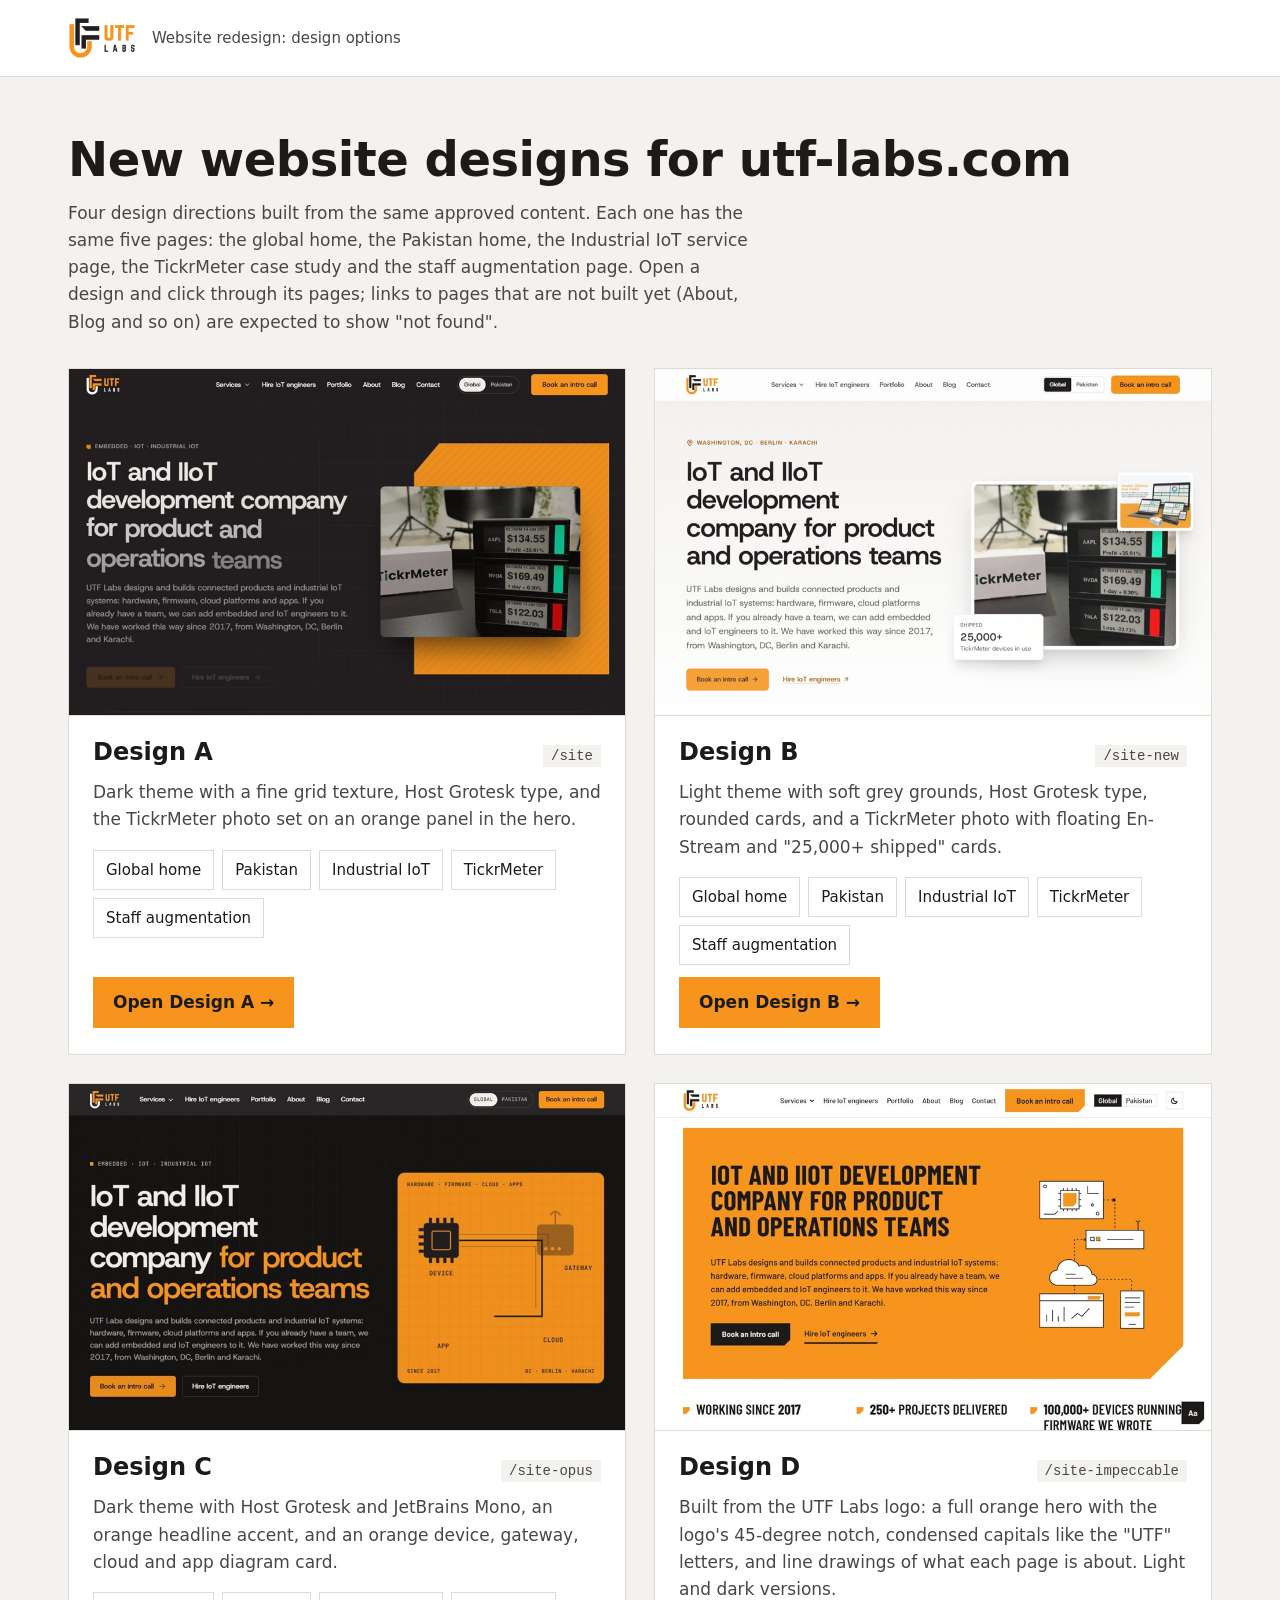
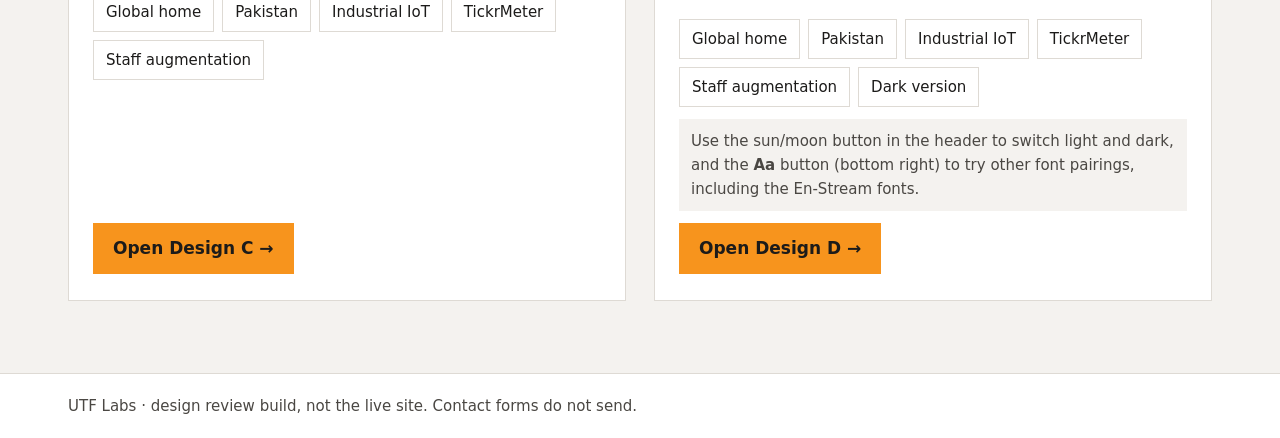
<file: index.html>
<!DOCTYPE html>
<html lang="en">
<head>
<meta charset="utf-8">
<meta name="viewport" content="width=device-width, initial-scale=1">
<title>UTF Labs: new website designs</title>
<meta name="robots" content="noindex, nofollow">
<link rel="icon" href="/site-impeccable/assets/img/logo-dark.png">
<style>
  :root { --orange: #F7941D; --ink: #1C1B1A; --ink-2: #4A4743; --line: #DEDAD4; --paper: #FFFFFF; --quiet: #F4F2EF; }
  * { box-sizing: border-box; }
  body { margin: 0; font: 400 17px/1.6 system-ui, -apple-system, "Segoe UI", Roboto, sans-serif; color: var(--ink); background: var(--quiet); }
  a { color: inherit; }
  .wrap { max-width: 1240px; margin: 0 auto; padding: 0 clamp(20px, 4vw, 48px); }
  header { background: var(--paper); border-bottom: 1px solid var(--line); }
  header .wrap { display: flex; align-items: center; gap: 16px; min-height: 76px; }
  header img { height: 48px; width: auto; }
  header span { color: var(--ink-2); font-size: 15px; }
  .intro { padding: 56px 0 32px; }
  h1 { margin: 0; font-size: clamp(32px, 4vw, 48px); line-height: 1.1; letter-spacing: -0.01em; }
  .intro p { margin: 14px 0 0; max-width: 64ch; color: var(--ink-2); }
  .grid { display: grid; grid-template-columns: repeat(2, minmax(0, 1fr)); gap: 28px; padding-bottom: 72px; }
  .card { background: var(--paper); border: 1px solid var(--line); display: flex; flex-direction: column; }
  .shot { display: block; aspect-ratio: 16 / 10; overflow: hidden; border-bottom: 1px solid var(--line); background: var(--ink); }
  .shot img { width: 100%; height: 100%; object-fit: cover; object-position: top; display: block; transition: transform 400ms cubic-bezier(.16,1,.3,1); }
  .shot:hover img { transform: scale(1.02); }
  .body { padding: 22px 24px 26px; display: flex; flex-direction: column; gap: 12px; flex: 1; }
  .label { display: flex; align-items: baseline; justify-content: space-between; gap: 12px; flex-wrap: wrap; }
  h2 { margin: 0; font-size: 24px; line-height: 1.2; }
  code { font: 500 14px/1 ui-monospace, Consolas, monospace; color: var(--ink-2); background: var(--quiet); padding: 4px 8px; }
  .desc { margin: 0; color: var(--ink-2); }
  ul { list-style: none; margin: 4px 0 0; padding: 0; display: flex; flex-wrap: wrap; gap: 8px; }
  ul a { display: inline-block; padding: 7px 12px; border: 1px solid var(--line); text-decoration: none; font-size: 15px; font-weight: 500; }
  ul a:hover { border-color: var(--ink); }
  ul a:focus-visible, .shot:focus-visible, .open:focus-visible { outline: 3px solid var(--orange); outline-offset: 2px; }
  .open { align-self: flex-start; margin-top: auto; display: inline-flex; align-items: center; gap: 8px; background: var(--orange); color: var(--ink); text-decoration: none; font-weight: 600; padding: 12px 20px; }
  .open:hover { background: #E2830F; }
  .note { margin: 0; font-size: 15px; color: var(--ink-2); background: var(--quiet); padding: 10px 12px; }
  footer { border-top: 1px solid var(--line); background: var(--paper); padding: 20px 0; font-size: 15px; color: var(--ink-2); }
  @media (max-width: 860px) { .grid { grid-template-columns: 1fr; } }
</style>
</head>
<body>
<header>
  <div class="wrap">
    <img src="/site-impeccable/assets/img/logo-dark.png" alt="UTF Labs" width="850" height="600">
    <span>Website redesign: design options</span>
  </div>
</header>

<main class="wrap">
  <section class="intro">
    <h1>New website designs for utf-labs.com</h1>
    <p>Four design directions built from the same approved content. Each one has the same five pages: the global home, the Pakistan home, the Industrial IoT service page, the TickrMeter case study and the staff augmentation page. Open a design and click through its pages; links to pages that are not built yet (About, Blog and so on) are expected to show "not found".</p>
  </section>

  <div class="grid">

    <article class="card">
      <a class="shot" href="/site/" aria-label="Open Design A"><img src="/_index/site.jpg" alt="Design A home page: dark theme, TickrMeter photo on an orange panel" width="960" height="600" loading="lazy"></a>
      <div class="body">
        <div class="label"><h2>Design A</h2><code>/site</code></div>
        <p class="desc">Dark theme with a fine grid texture, Host Grotesk type, and the TickrMeter photo set on an orange panel in the hero.</p>
        <ul>
          <li><a href="/site/">Global home</a></li>
          <li><a href="/site/pk/">Pakistan</a></li>
          <li><a href="/site/services/industrial-iot-development/">Industrial IoT</a></li>
          <li><a href="/site/portfolio/tickrmeter/">TickrMeter</a></li>
          <li><a href="/site/staff-augmentation/">Staff augmentation</a></li>
        </ul>
        <a class="open" href="/site/">Open Design A →</a>
      </div>
    </article>

    <article class="card">
      <a class="shot" href="/site-new/" aria-label="Open Design B"><img src="/_index/site-new.jpg" alt="Design B home page: light theme, TickrMeter photo with floating product cards" width="960" height="600" loading="lazy"></a>
      <div class="body">
        <div class="label"><h2>Design B</h2><code>/site-new</code></div>
        <p class="desc">Light theme with soft grey grounds, Host Grotesk type, rounded cards, and a TickrMeter photo with floating En-Stream and "25,000+ shipped" cards.</p>
        <ul>
          <li><a href="/site-new/">Global home</a></li>
          <li><a href="/site-new/pk/">Pakistan</a></li>
          <li><a href="/site-new/services/industrial-iot-development/">Industrial IoT</a></li>
          <li><a href="/site-new/portfolio/tickrmeter/">TickrMeter</a></li>
          <li><a href="/site-new/staff-augmentation/">Staff augmentation</a></li>
        </ul>
        <a class="open" href="/site-new/">Open Design B →</a>
      </div>
    </article>

    <article class="card">
      <a class="shot" href="/site-opus/" aria-label="Open Design C"><img src="/_index/site-opus.jpg" alt="Design C home page: dark theme with an orange device-to-cloud diagram card" width="960" height="600" loading="lazy"></a>
      <div class="body">
        <div class="label"><h2>Design C</h2><code>/site-opus</code></div>
        <p class="desc">Dark theme with Host Grotesk and JetBrains Mono, an orange headline accent, and an orange device, gateway, cloud and app diagram card.</p>
        <ul>
          <li><a href="/site-opus/">Global home</a></li>
          <li><a href="/site-opus/pk/">Pakistan</a></li>
          <li><a href="/site-opus/services/industrial-iot-development/">Industrial IoT</a></li>
          <li><a href="/site-opus/portfolio/tickrmeter/">TickrMeter</a></li>
          <li><a href="/site-opus/staff-augmentation/">Staff augmentation</a></li>
        </ul>
        <a class="open" href="/site-opus/">Open Design C →</a>
      </div>
    </article>

    <article class="card">
      <a class="shot" href="/site-impeccable/" aria-label="Open Design D"><img src="/_index/site-impeccable.jpg" alt="Design D home page: full orange hero with condensed capitals and a line drawing of board, gateway, cloud and apps" width="960" height="600" loading="lazy"></a>
      <div class="body">
        <div class="label"><h2>Design D</h2><code>/site-impeccable</code></div>
        <p class="desc">Built from the UTF Labs logo: a full orange hero with the logo's 45-degree notch, condensed capitals like the "UTF" letters, and line drawings of what each page is about. Light and dark versions.</p>
        <ul>
          <li><a href="/site-impeccable/">Global home</a></li>
          <li><a href="/site-impeccable/pk/">Pakistan</a></li>
          <li><a href="/site-impeccable/services/industrial-iot-development/">Industrial IoT</a></li>
          <li><a href="/site-impeccable/portfolio/tickrmeter/">TickrMeter</a></li>
          <li><a href="/site-impeccable/staff-augmentation/">Staff augmentation</a></li>
          <li><a href="/site-impeccable/?theme=dark">Dark version</a></li>
        </ul>
        <p class="note">Use the sun/moon button in the header to switch light and dark, and the <strong>Aa</strong> button (bottom right) to try other font pairings, including the En-Stream fonts.</p>
        <a class="open" href="/site-impeccable/">Open Design D →</a>
      </div>
    </article>

  </div>
</main>

<footer>
  <div class="wrap">UTF Labs · design review build, not the live site. Contact forms do not send.</div>
</footer>
</body>
</html>
</file>
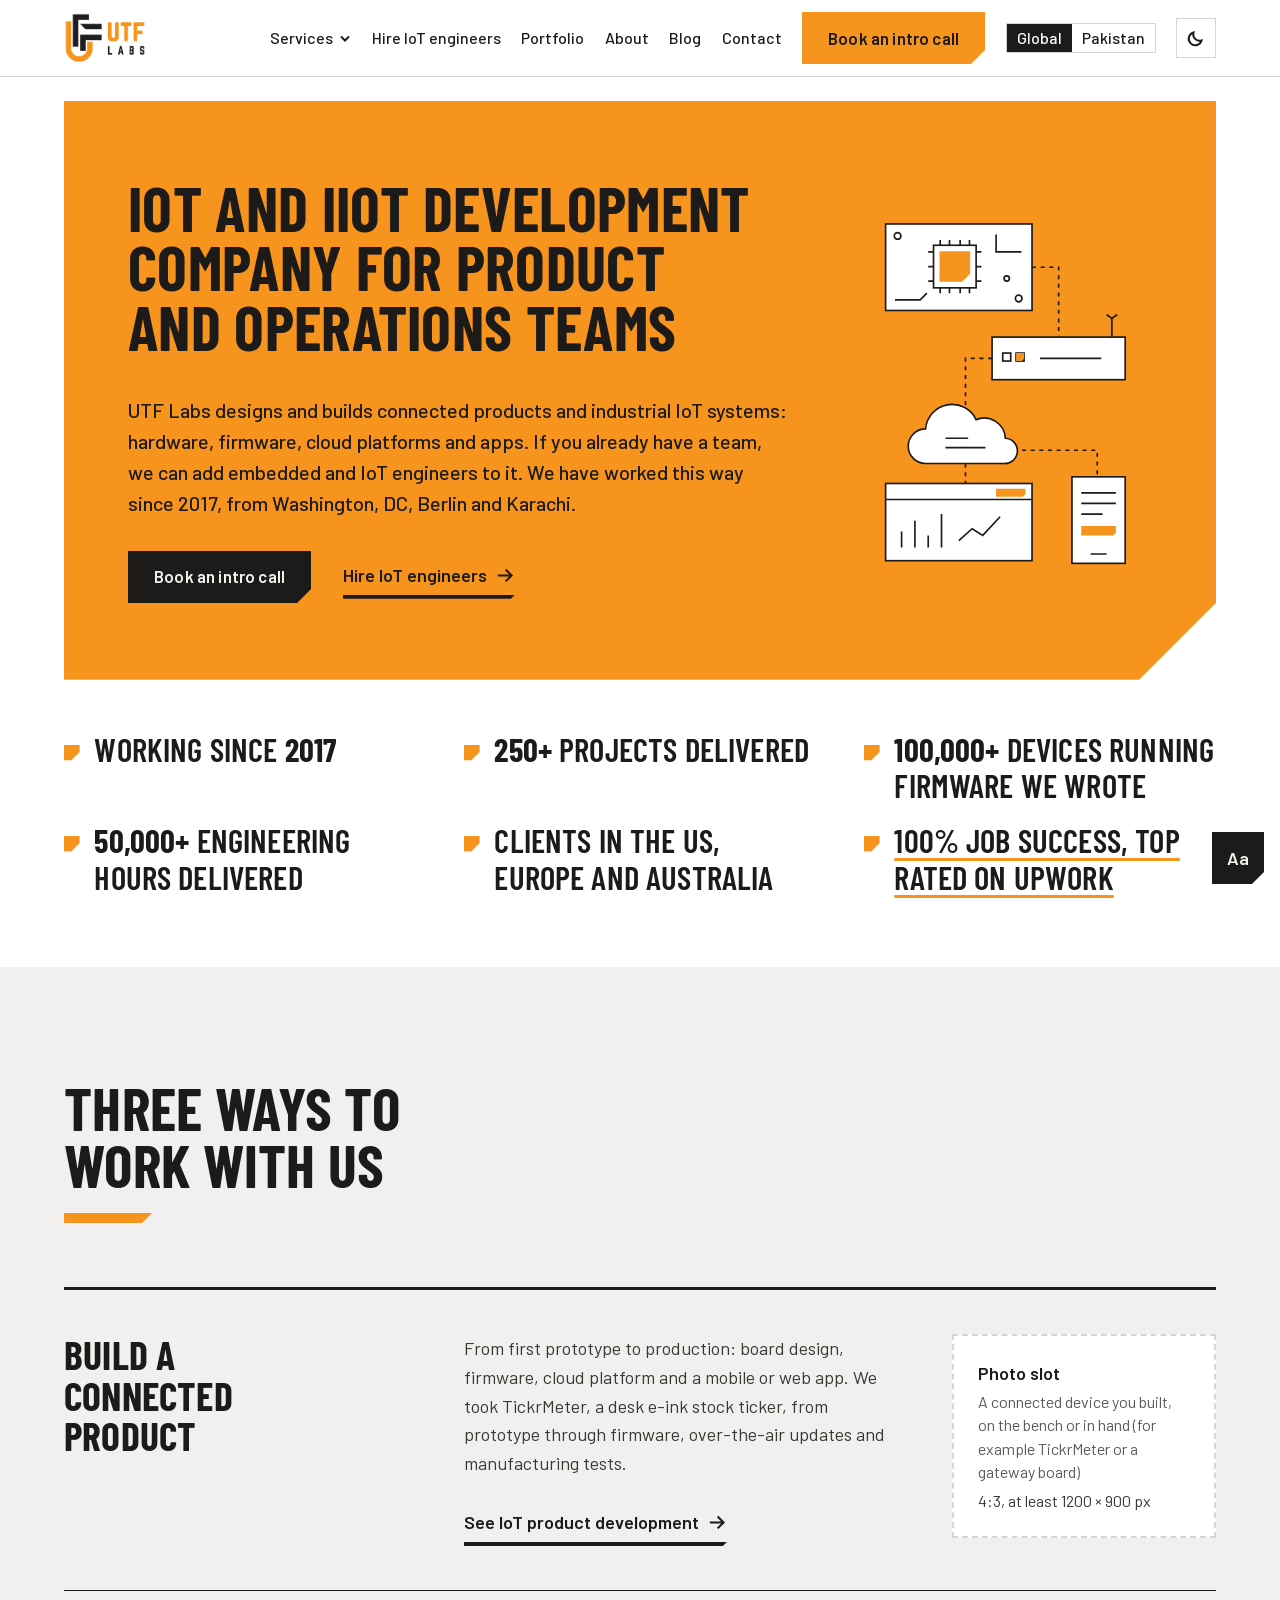
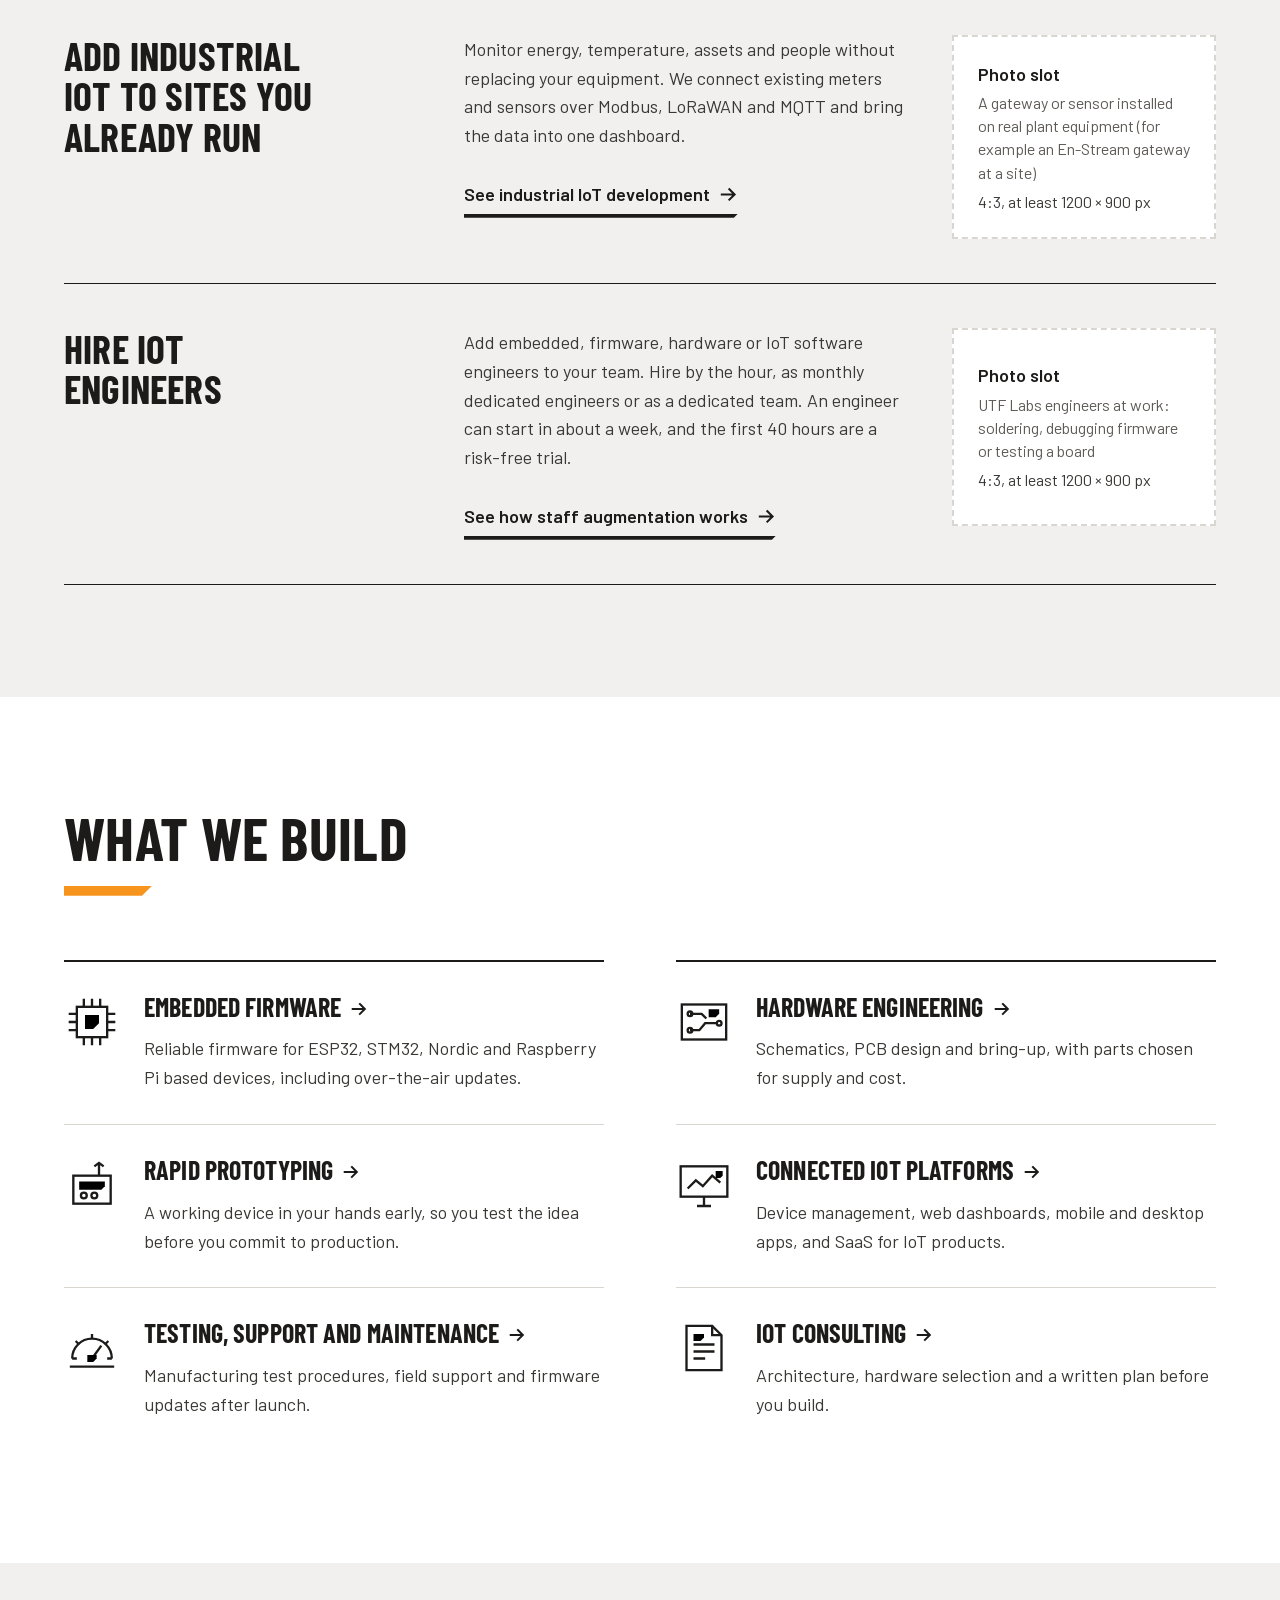
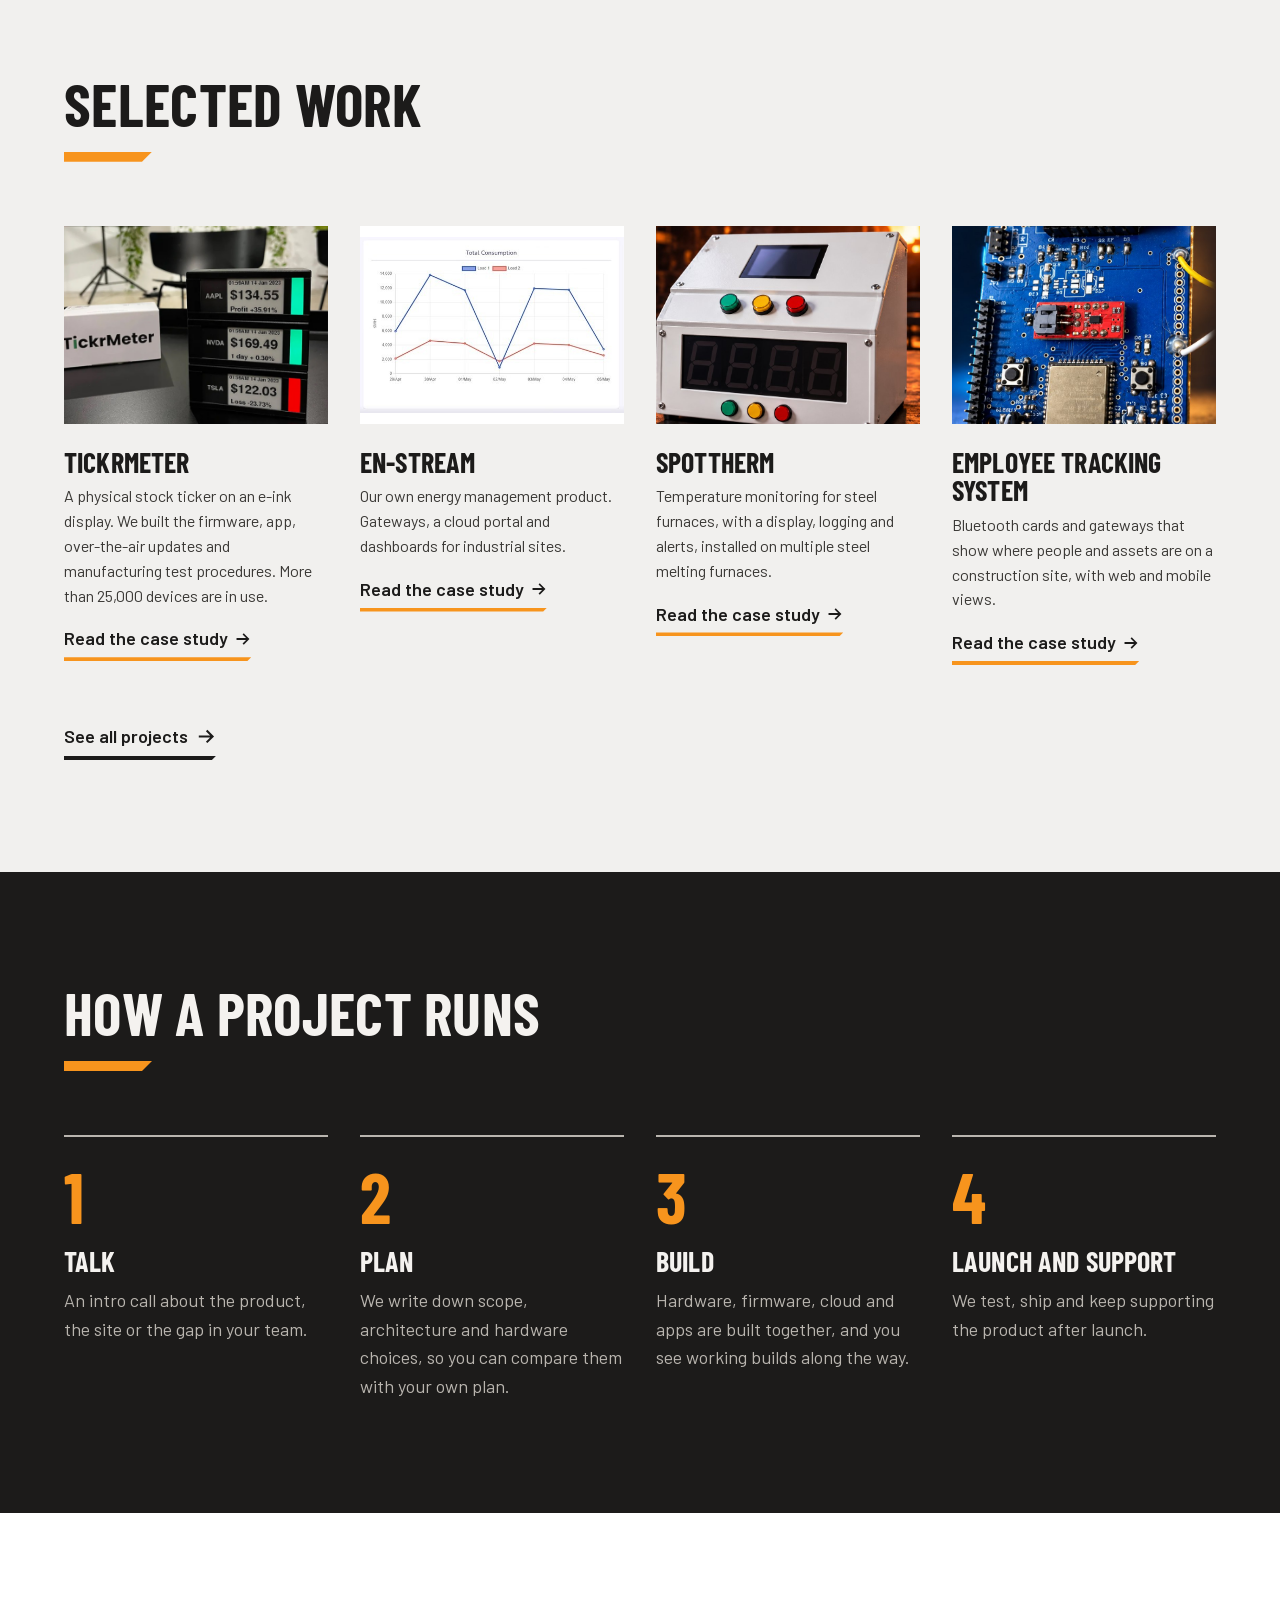
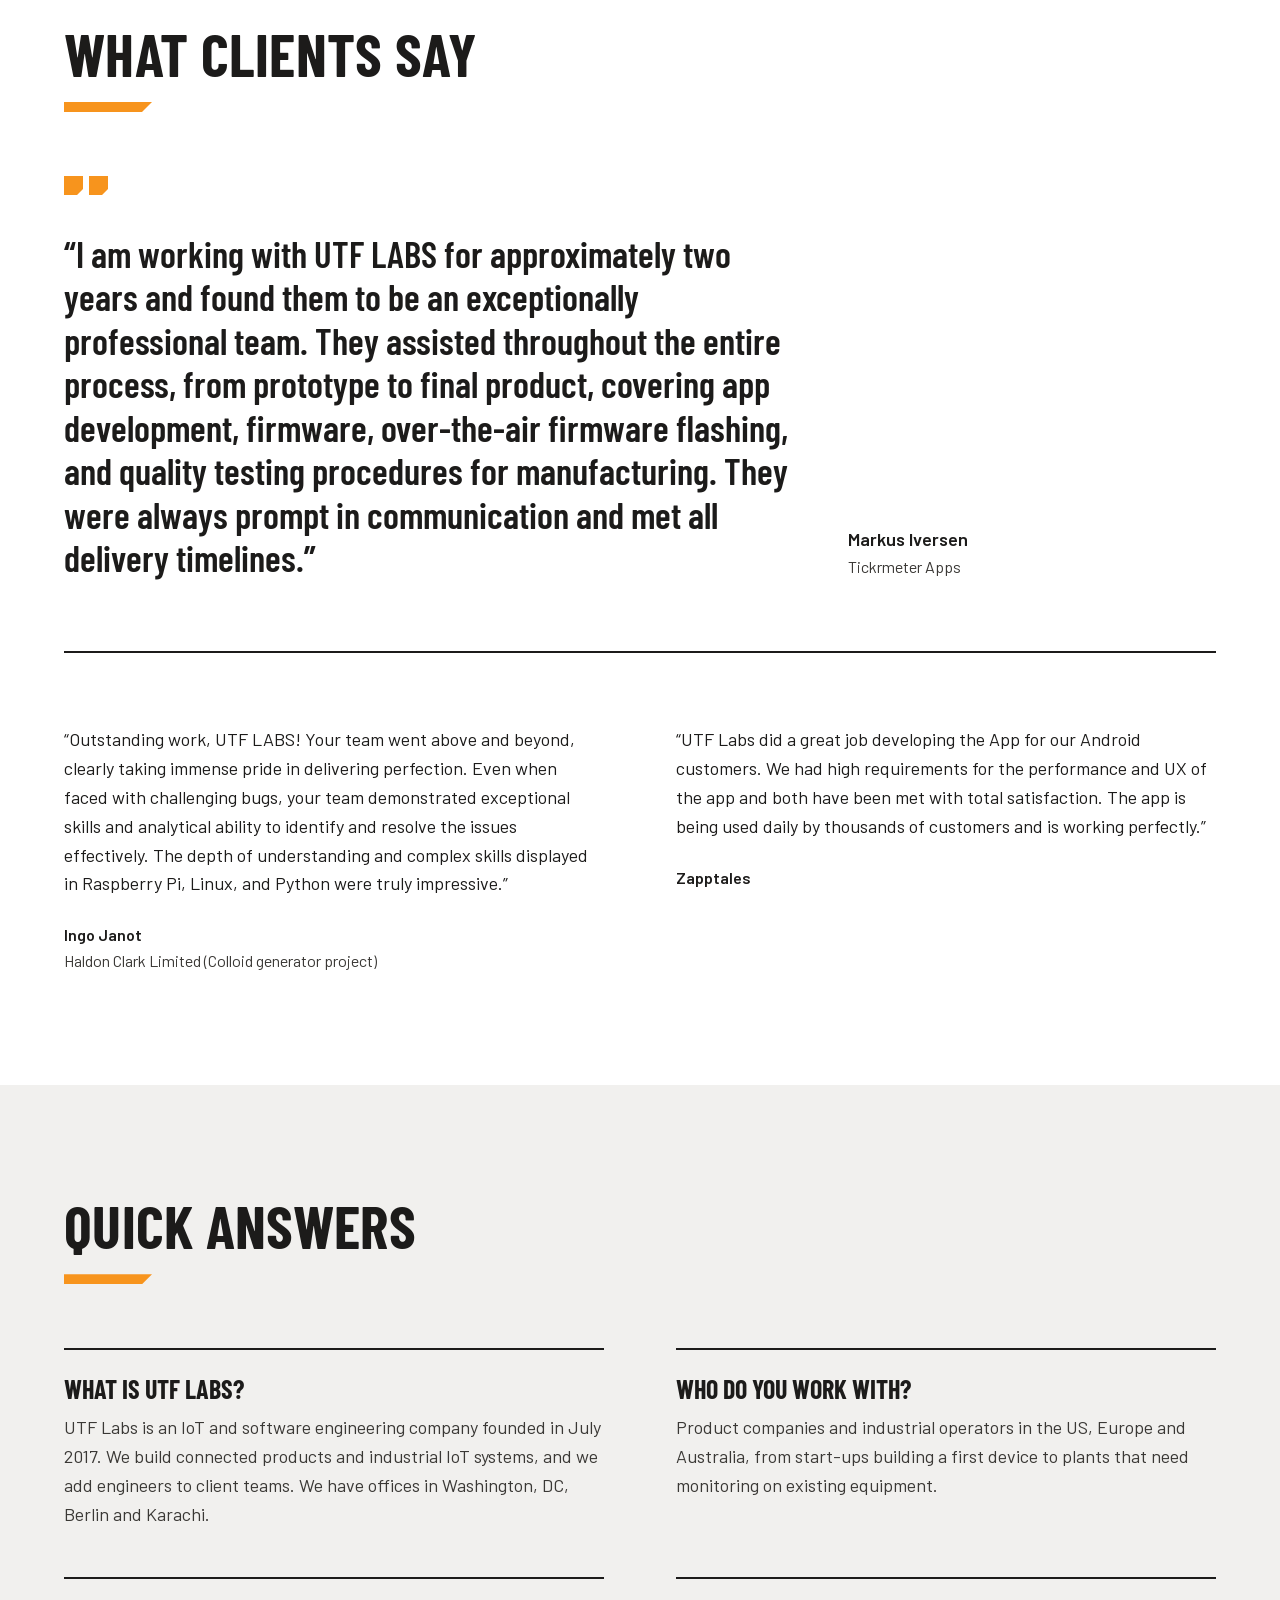
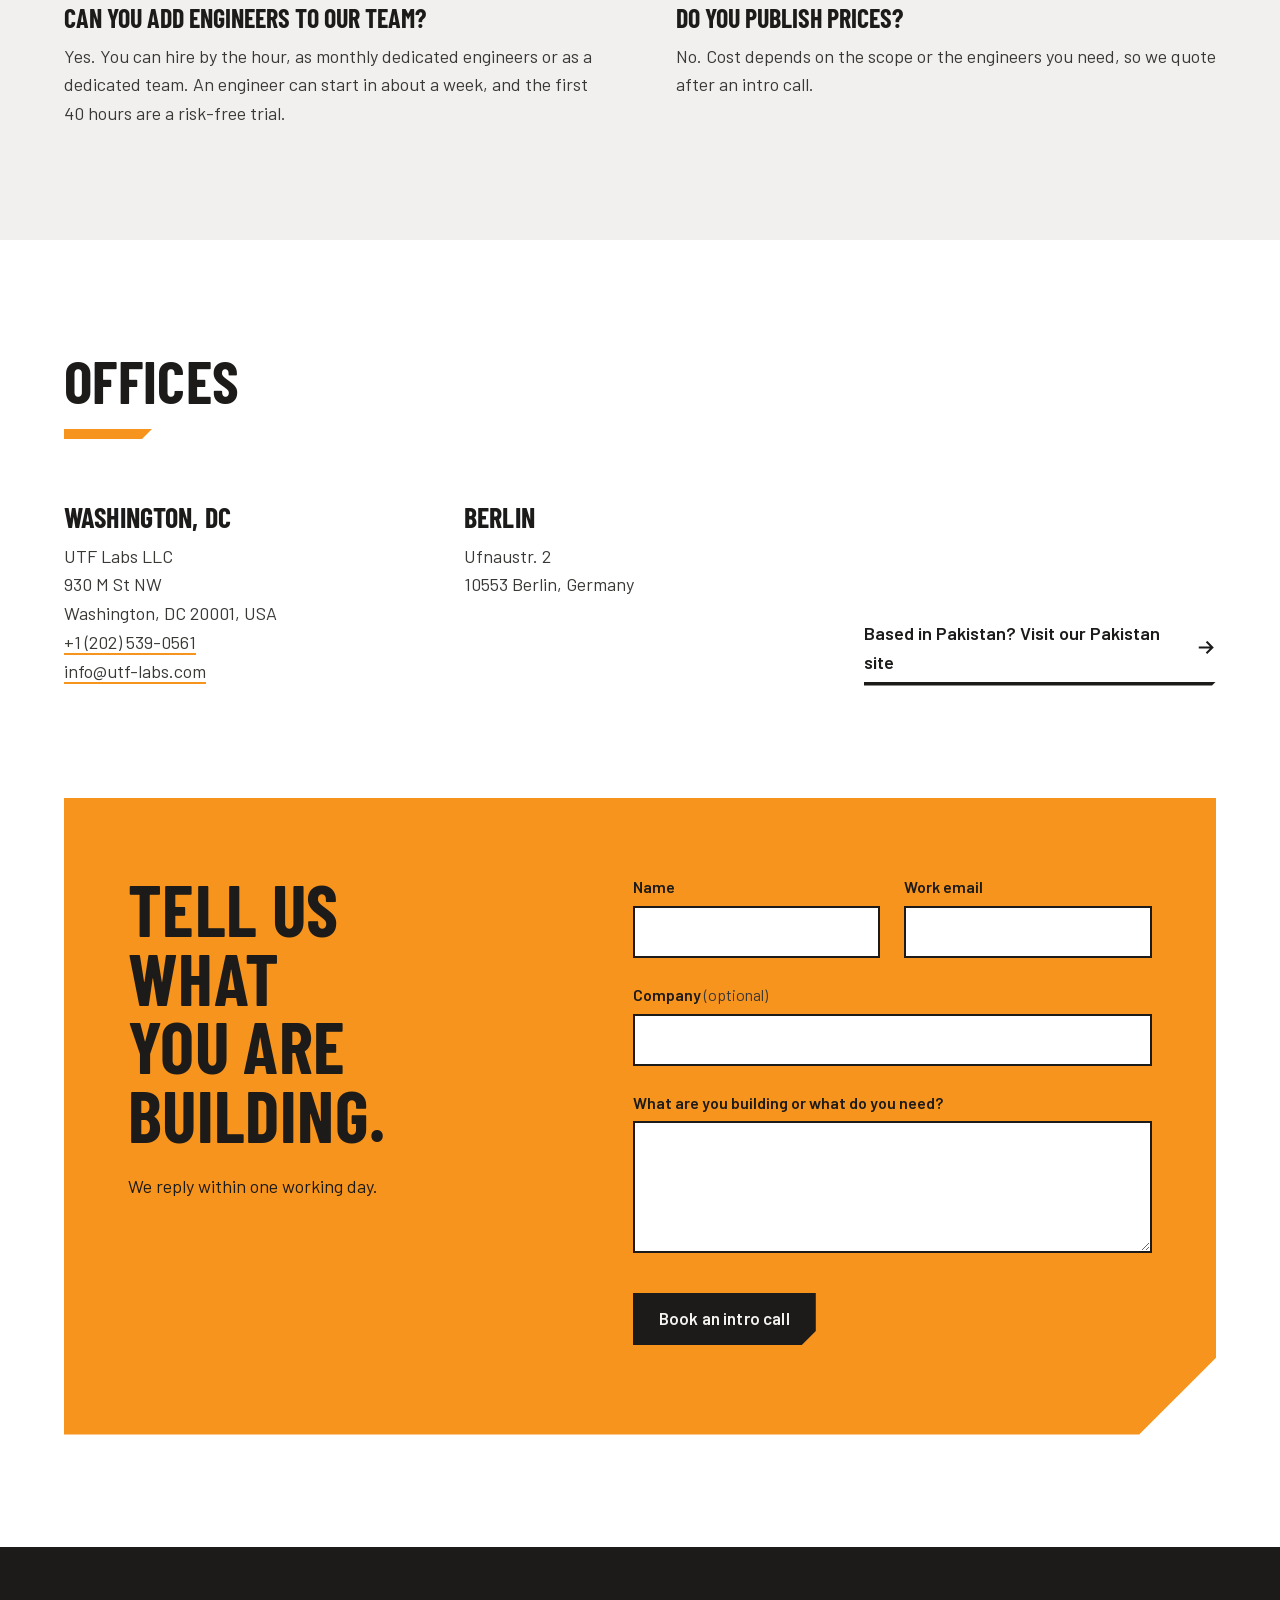
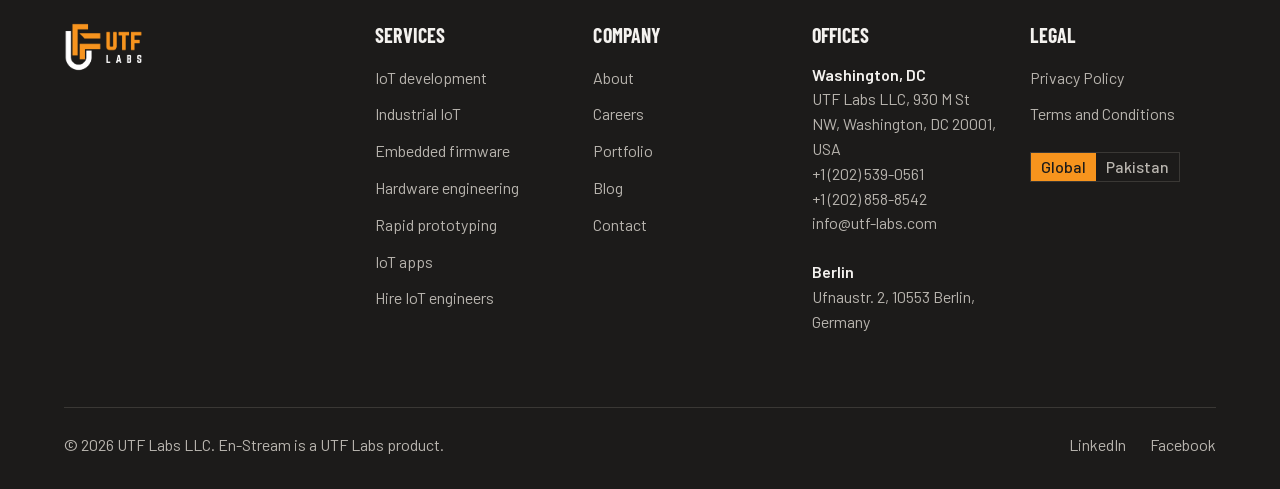
<file: site-impeccable/index.html>
<!DOCTYPE html>
<html lang="en">
<head>
<meta charset="utf-8">
<script>document.documentElement.classList.add("js");(function(){try{var q=/[?&]theme=(dark|light)/.exec(location.search);var t=q?q[1]:localStorage.getItem("utf-theme");if(!t)t=matchMedia("(prefers-color-scheme: dark)").matches?"dark":"light";document.documentElement.setAttribute("data-theme",t)}catch(e){}})()</script>
<meta name="viewport" content="width=device-width, initial-scale=1">
<title>IoT &amp; IIoT Development Company for US &amp; EU Teams | UTF Labs</title>
<meta name="description" content="Embedded, IoT and industrial IoT engineering since 2017. Build a connected product or add engineers to your team. Book an intro call.">
<link rel="canonical" href="https://www.utf-labs.com/">
<link rel="alternate" hreflang="en" href="https://www.utf-labs.com/">
<link rel="alternate" hreflang="en-PK" href="https://www.utf-labs.com/pk/">
<link rel="alternate" hreflang="x-default" href="https://www.utf-labs.com/">
<meta name="theme-color" content="#F7941D">
<meta name="color-scheme" content="light dark">
<link rel="preload" href="assets/fonts/barlow-condensed-700-latin.woff2" as="font" type="font/woff2" crossorigin>
<link rel="preload" href="assets/fonts/barlow-400-latin.woff2" as="font" type="font/woff2" crossorigin>
<link rel="stylesheet" href="assets/css/site.css">
<script type="application/ld+json">
{
  "@context": "https://schema.org",
  "@graph": [
    {
      "@type": "Organization",
      "@id": "https://www.utf-labs.com/#organization",
      "name": "UTF Labs",
      "url": "https://www.utf-labs.com/",
      "logo": "https://www.utf-labs.com/assets/img/logo-dark.png",
      "foundingDate": "2017-07",
      "description": "UTF Labs is an IoT, industrial IoT and embedded engineering company founded in 2017. Not related to ElevenLabs or to the UTF-8 text encoding.",
      "email": "info@utf-labs.com",
      "sameAs": [
        "https://www.linkedin.com/company/utf-labs/",
        "https://www.facebook.com/utflabs",
        "https://www.upwork.com/agencies/utflabs/"
      ]
    },
    {
      "@type": "ProfessionalService",
      "name": "UTF Labs LLC, Washington, DC",
      "parentOrganization": { "@id": "https://www.utf-labs.com/#organization" },
      "telephone": "+1-202-539-0561",
      "address": { "@type": "PostalAddress", "streetAddress": "930 M St NW", "addressLocality": "Washington", "addressRegion": "DC", "postalCode": "20001", "addressCountry": "US" }
    },
    {
      "@type": "ProfessionalService",
      "name": "UTF Labs, Berlin",
      "parentOrganization": { "@id": "https://www.utf-labs.com/#organization" },
      "address": { "@type": "PostalAddress", "streetAddress": "Ufnaustr. 2", "addressLocality": "Berlin", "postalCode": "10553", "addressCountry": "DE" }
    },
    {
      "@type": "WebSite",
      "@id": "https://www.utf-labs.com/#website",
      "url": "https://www.utf-labs.com/",
      "name": "UTF Labs",
      "publisher": { "@id": "https://www.utf-labs.com/#organization" }
    }
  ]
}
</script>
</head>
<body>
<a class="skip" href="#main">Skip to content</a>

<svg width="0" height="0" style="position:absolute" aria-hidden="true">
  <symbol id="i-arrow" viewBox="0 0 20 20"><path d="M3 10h13M11 4.5 16.5 10 11 15.5" fill="none" stroke="currentColor" stroke-width="2.2" stroke-linecap="square"/></symbol>
  <symbol id="ic-firmware" viewBox="0 0 48 48"><g fill="none" stroke="currentColor" stroke-width="2"><rect x="11" y="11" width="26" height="26"/><path d="M17 4v7M24 4v7M31 4v7M17 37v7M24 37v7M31 37v7M4 17h7M4 24h7M4 31h7M37 17h7M37 24h7M37 31h7"/></g><path class="acc" d="M18 18h12v7l-5 5h-7z"/></symbol>
  <symbol id="ic-hardware" viewBox="0 0 48 48"><g fill="none" stroke="currentColor" stroke-width="2"><rect x="5" y="9" width="38" height="30"/><path d="M12 31h8l5-6h11M12 17h10l4 4M30 15v-0"/><circle cx="12" cy="31" r="2"/><circle cx="12" cy="17" r="2"/><circle cx="37" cy="25" r="2"/></g><path class="acc" d="M28 13h9v4l-3 3h-6z"/></symbol>
  <symbol id="ic-prototype" viewBox="0 0 48 48"><g fill="none" stroke="currentColor" stroke-width="2"><rect x="8" y="16" width="32" height="24"/><path d="M30 16V5M26 8l4-3 4 3"/><circle cx="17" cy="33" r="2.5"/><circle cx="26" cy="33" r="2.5"/></g><path class="acc" d="M13 21h22v4l-3 3H13z"/></symbol>
  <symbol id="ic-platform" viewBox="0 0 48 48"><g fill="none" stroke="currentColor" stroke-width="2"><rect x="4" y="8" width="40" height="26"/><path d="M18 42h12M24 34v8M10 27l7-7 6 5 8-9 7 6"/></g><path class="acc" d="M34 12h6v4l-2 2h-4z"/></symbol>
  <symbol id="ic-testing" viewBox="0 0 48 48"><g fill="none" stroke="currentColor" stroke-width="2"><path d="M7 33a17 17 0 0 1 34 0"/><path d="M24 33l8-11M11 33h-4M41 33h-4M24 16v-4M13 21l-3-3M35 21l3-3"/><path d="M5 40h38"/></g><path class="acc" d="M20 30h8v3l-3 3h-5z"/></symbol>
  <symbol id="ic-consulting" viewBox="0 0 48 48"><g fill="none" stroke="currentColor" stroke-width="2"><path d="M9 5h22l8 8v30H9z"/><path d="M31 5v8h8M15 21h18M15 27h18M15 33h10"/></g><path class="acc" d="M15 12h9v3l-3 3h-6z"/></symbol>
  <symbol id="i-chev" viewBox="0 0 12 12"><path d="M2 4.5 6 8.5l4-4" fill="none" stroke="currentColor" stroke-width="2"/></symbol>
</svg>

<header class="site-head">
  <div class="wrap">
    <a class="brand" href="/site-impeccable/" aria-label="UTF Labs home"><img class="logo-on-light" src="assets/img/logo-dark.png" alt="UTF Labs" width="850" height="600"><img class="logo-on-dark" src="assets/img/logo-white.png" alt="UTF Labs" width="850" height="600"></a>
    <button class="menu-toggle" type="button" aria-expanded="false" aria-controls="site-nav">Menu</button>
    <nav class="nav" id="site-nav" aria-label="Main">
      <ul>
        <li class="has-menu">
          <button class="nav-trigger" type="button" aria-expanded="false" aria-controls="services-menu">Services <svg aria-hidden="true"><use href="#i-chev"/></svg></button>
          <ul class="submenu" id="services-menu">
            <li><a href="/site-impeccable/services/iot-development/">IoT development</a></li>
            <li><a href="/site-impeccable/services/industrial-iot-development/">Industrial IoT</a></li>
            <li><a href="/site-impeccable/services/embedded-firmware-development/">Embedded firmware</a></li>
            <li><a href="/site-impeccable/services/iot-hardware-design/">Hardware engineering</a></li>
            <li><a href="/site-impeccable/services/rapid-prototyping/">Rapid prototyping</a></li>
            <li><a href="/site-impeccable/services/iot-app-development/">IoT apps</a></li>
          </ul>
        </li>
        <li><a href="/site-impeccable/staff-augmentation/">Hire IoT engineers</a></li>
        <li><a href="/site-impeccable/portfolio/">Portfolio</a></li>
        <li><a href="/site-impeccable/about/">About</a></li>
        <li><a href="/site-impeccable/blog/">Blog</a></li>
        <li><a href="#contact">Contact</a></li>
      </ul>
      <a class="btn" href="#contact">Book an intro call</a>
      <div class="region" aria-label="Site region"><span aria-current="page">Global</span><a href="/site-impeccable/pk/" hreflang="en-PK">Pakistan</a></div>
      <button class="theme-switch" type="button" aria-pressed="false" aria-label="Dark theme"><svg class="i-moon" viewBox="0 0 20 20" aria-hidden="true"><path d="M15.5 12.5A6.5 6.5 0 0 1 7.5 4.5a6.5 6.5 0 1 0 8 8z" fill="none" stroke="currentColor" stroke-width="2"/></svg><svg class="i-sun" viewBox="0 0 20 20" aria-hidden="true"><circle cx="10" cy="10" r="3.5" fill="none" stroke="currentColor" stroke-width="2"/><path d="M10 1.5v2.5M10 16v2.5M1.5 10H4M16 10h2.5M4 4l1.8 1.8M14.2 14.2 16 16M4 16l1.8-1.8M14.2 5.8 16 4" stroke="currentColor" stroke-width="2"/></svg></button>
    </nav>
  </div>
</header>

<main id="main">

  <!-- 1. Hero -->
  <section class="hero hero--art" aria-labelledby="h1">
    <div class="wrap">
      <div class="field on-orange">
        <h1 id="h1" class="display"><span class="line">IoT and IIoT development</span> <span class="line">company for product and</span> <span class="line">operations teams</span></h1>
        <div class="hero-copy">
          <div class="copy-col">
          <p class="lead">UTF Labs designs and builds connected products and industrial IoT systems: hardware, firmware, cloud platforms and apps. If you already have a team, we can add embedded and IoT engineers to it. We have worked this way since 2017, from Washington, DC, Berlin and Karachi.</p>
          <div class="hero-actions">
            <a class="btn btn--ink" href="#contact">Book an intro call</a>
            <a class="arrow-link" href="/site-impeccable/staff-augmentation/">Hire IoT engineers <svg aria-hidden="true"><use href="#i-arrow"/></svg></a>
          </div>
          </div>
          <div class="art-wrap">
<svg class="hero-art art-stack" viewBox="0 0 440 560" role="img" aria-labelledby="art-stack-t">
  <title id="art-stack-t">Diagram: a circuit board sends data through a gateway to the cloud, which feeds a web dashboard and a mobile app</title>
  <g fill="none" stroke="currentColor" stroke-width="2.5">
    <g stroke-dasharray="6 7">
      <path d="M260 95H300V200"/>
      <path d="M200 232H160V318"/>
      <path d="M160 390V420"/>
      <path d="M232 370H358V410"/>
    </g>
    <!-- board -->
    <rect x="40" y="30" width="220" height="130" class="pn"/>
    <rect x="112" y="62" width="64" height="64" class="pn"/>
    <path d="M122 54v8M136 54v8M152 54v8M166 54v8M122 126v8M136 126v8M152 126v8M166 126v8M104 72h8M104 94h8M104 116h8M176 72h8M176 94h8M176 116h8"/>
    <path d="M54 144h38l10-10M206 46v26h38"/>
    <circle cx="58" cy="48" r="5"/><circle cx="240" cy="142" r="5"/><circle cx="222" cy="112" r="4"/>
    <!-- gateway -->
    <rect x="200" y="200" width="200" height="64" class="pn"/>
    <path d="M380 200v-28M372 166l8 6 8-6"/>
    <rect x="216" y="224" width="12" height="12"/><rect x="236" y="224" width="12" height="12"/>
    <path d="M272 232h92"/>
    <!-- cloud -->
    <path d="M100 390a26 26 0 0 1 0-52a40 40 0 0 1 76-14a32 32 0 0 1 44 28a19 19 0 0 1-2 38z" class="pn"/>
    <path d="M130 366h60M130 352h34"/>
    <!-- dashboard -->
    <rect x="40" y="420" width="220" height="116" class="pn"/>
    <path d="M40 444h220"/>
    <path d="M64 516V492M84 516V476M104 516V498M124 516V466"/>
    <path d="M150 506l20-18 16 10 26-28"/>
    <!-- phone -->
    <rect x="320" y="410" width="80" height="130" class="pn"/>
    <path d="M334 434h52M334 450h52M334 466h32M348 526h24"/>
  </g>
  <g class="acc">
    <path d="M121 71h46v34l-12 12h-34z"/>
    <path d="M236 224h12v8l-4 4h-8z"/>
    <path d="M206 428h44v8l-4 4h-40z"/>
    <path d="M334 484h52v10l-4 4h-48z"/>
  </g>
  <g fill="currentColor">
    <rect class="pulse p1" x="-5" y="-5" width="10" height="10"/>
    <rect class="pulse p2" x="-5" y="-5" width="10" height="10"/>
    <rect class="pulse p3" x="-5" y="-5" width="10" height="10"/>
    <rect class="pulse p4" x="-5" y="-5" width="10" height="10"/>
  </g>
</svg>
          </div>
        </div>
      </div>
    </div>
  </section>

  <!-- 2. Proof -->
  <section class="proof" aria-label="UTF Labs in numbers">
    <div class="wrap">
      <ul>
        <li><span>Working since <strong>2017</strong></span></li>
        <li><span><strong>250+</strong>projects delivered</span></li>
        <li><span><strong>100,000+</strong>devices running firmware we wrote</span></li>
        <li><span><strong>50,000+</strong>engineering hours delivered</span></li>
        <li><span>Clients in the US, Europe and Australia</span></li>
        <li><span><a href="https://www.upwork.com/agencies/utflabs/" rel="noopener">100% Job Success, Top Rated on Upwork</a></span></li>
      </ul>
    </div>
  </section>

  <!-- 3. Three ways -->
  <section class="section section--quiet" aria-labelledby="ways-h">
    <div class="wrap">
      <div class="section-head">
        <h2 id="ways-h" class="display">Three ways to work with us</h2>
      </div>
      <div class="ways">
        <article class="way">
          <h3>Build a connected product</h3>
          <div>
            <p>From first prototype to production: board design, firmware, cloud platform and a mobile or web app. We took TickrMeter, a desk e-ink stock ticker, from prototype through firmware, over-the-air updates and manufacturing tests.</p>
            <a class="arrow-link" href="/site-impeccable/services/iot-development/">See IoT product development <svg aria-hidden="true"><use href="#i-arrow"/></svg></a>
          </div>
                  <figure class="slot"><span><strong>Photo slot</strong>A connected device you built, on the bench or in hand (for example TickrMeter or a gateway board)<em>4:3, at least 1200 × 900 px</em></span></figure>
        </article>
        <article class="way">
          <h3>Add industrial IoT to sites you already run</h3>
          <div>
            <p>Monitor energy, temperature, assets and people without replacing your equipment. We connect existing meters and sensors over Modbus, LoRaWAN and MQTT and bring the data into one dashboard.</p>
            <a class="arrow-link" href="/site-impeccable/services/industrial-iot-development/">See industrial IoT development <svg aria-hidden="true"><use href="#i-arrow"/></svg></a>
          </div>
                  <figure class="slot"><span><strong>Photo slot</strong>A gateway or sensor installed on real plant equipment (for example an En-Stream gateway at a site)<em>4:3, at least 1200 × 900 px</em></span></figure>
        </article>
        <article class="way">
          <h3>Hire IoT engineers</h3>
          <div>
            <p>Add embedded, firmware, hardware or IoT software engineers to your team. Hire by the hour, as monthly dedicated engineers or as a dedicated team. An engineer can start in about a week, and the first 40 hours are a risk-free trial.</p>
            <a class="arrow-link" href="/site-impeccable/staff-augmentation/">See how staff augmentation works <svg aria-hidden="true"><use href="#i-arrow"/></svg></a>
          </div>
                  <figure class="slot"><span><strong>Photo slot</strong>UTF Labs engineers at work: soldering, debugging firmware or testing a board<em>4:3, at least 1200 × 900 px</em></span></figure>
        </article>
      </div>
    </div>
  </section>

  <!-- 4. What we build -->
  <section class="section" aria-labelledby="build-h">
    <div class="wrap">
      <div class="section-head">
        <h2 id="build-h" class="display">What we build</h2>
      </div>
      <ul class="build">
        <li class="svc"><svg class="ico" aria-hidden="true"><use href="#ic-firmware"/></svg><div><a href="/site-impeccable/services/embedded-firmware-development/"><h3>Embedded <span class="nb">firmware<svg aria-hidden="true"><use href="#i-arrow"/></svg></span></h3></a><p>Reliable firmware for ESP32, STM32, Nordic and Raspberry Pi based devices, including over-the-air updates.</p></div></li>
        <li class="svc"><svg class="ico" aria-hidden="true"><use href="#ic-hardware"/></svg><div><a href="/site-impeccable/services/iot-hardware-design/"><h3>Hardware <span class="nb">engineering<svg aria-hidden="true"><use href="#i-arrow"/></svg></span></h3></a><p>Schematics, PCB design and bring-up, with parts chosen for supply and cost.</p></div></li>
        <li class="svc"><svg class="ico" aria-hidden="true"><use href="#ic-prototype"/></svg><div><a href="/site-impeccable/services/rapid-prototyping/"><h3>Rapid <span class="nb">prototyping<svg aria-hidden="true"><use href="#i-arrow"/></svg></span></h3></a><p>A working device in your hands early, so you test the idea before you commit to production.</p></div></li>
        <li class="svc"><svg class="ico" aria-hidden="true"><use href="#ic-platform"/></svg><div><a href="/site-impeccable/services/iot-app-development/"><h3>Connected IoT <span class="nb">platforms<svg aria-hidden="true"><use href="#i-arrow"/></svg></span></h3></a><p>Device management, web dashboards, mobile and desktop apps, and SaaS for IoT products.</p></div></li>
        <li class="svc"><svg class="ico" aria-hidden="true"><use href="#ic-testing"/></svg><div><a href="/site-impeccable/services/embedded-firmware-development/#support"><h3>Testing, support and <span class="nb">maintenance<svg aria-hidden="true"><use href="#i-arrow"/></svg></span></h3></a><p>Manufacturing test procedures, field support and firmware updates after launch.</p></div></li>
        <li class="svc"><svg class="ico" aria-hidden="true"><use href="#ic-consulting"/></svg><div><a href="/site-impeccable/services/iot-development/#consulting"><h3>IoT <span class="nb">consulting<svg aria-hidden="true"><use href="#i-arrow"/></svg></span></h3></a><p>Architecture, hardware selection and a written plan before you build.</p></div></li>
      </ul>
    </div>
  </section>

  <!-- 5. Selected work -->
  <section class="section section--quiet" aria-labelledby="work-h">
    <div class="wrap">
      <div class="section-head">
        <h2 id="work-h" class="display">Selected work</h2>
      </div>
      <ul class="work">
        <li><a href="/site-impeccable/portfolio/tickrmeter/">
          <figure><img src="assets/img/tickrmeter.webp" alt="Three TickrMeter e-ink stock tickers stacked on a desk next to the TickrMeter box" width="610" height="460" loading="lazy"></figure>
          <h3>TickrMeter</h3>
          <p>A physical stock ticker on an e-ink display. We built the firmware, app, over-the-air updates and manufacturing test procedures. More than 25,000 devices are in use.</p>
          <span class="more">Read the case study <svg aria-hidden="true" width="16" height="16"><use href="#i-arrow"/></svg></span>
        </a></li>
        <li><a href="/site-impeccable/portfolio/en-stream/">
          <figure class="fig-screen"><img src="assets/img/en-stream-portal-crop.jpg" alt="En-Stream portal chart of total energy consumption for two loads over a week" width="504" height="336" loading="lazy"></figure>
          <h3>En-Stream</h3>
          <p>Our own energy management product. Gateways, a cloud portal and dashboards for industrial sites.</p>
          <span class="more">Read the case study <svg aria-hidden="true" width="16" height="16"><use href="#i-arrow"/></svg></span>
        </a></li>
        <li><a href="/site-impeccable/portfolio/spottherm/">
          <figure><img src="assets/img/spottherm.jpg" alt="Spottherm furnace temperature unit with a large numeric display and status lights" width="780" height="585" loading="lazy"></figure>
          <h3>Spottherm</h3>
          <p>Temperature monitoring for steel furnaces, with a display, logging and alerts, installed on multiple steel melting furnaces.</p>
          <span class="more">Read the case study <svg aria-hidden="true" width="16" height="16"><use href="#i-arrow"/></svg></span>
        </a></li>
        <li><a href="/site-impeccable/portfolio/employee-tracking-system/">
          <figure><img src="assets/img/employee-tracking.jpg" alt="Bluetooth gateway circuit board used in the Employee Tracking System" width="720" height="540" loading="lazy"></figure>
          <h3>Employee Tracking System</h3>
          <p>Bluetooth cards and gateways that show where people and assets are on a construction site, with web and mobile views.</p>
          <span class="more">Read the case study <svg aria-hidden="true" width="16" height="16"><use href="#i-arrow"/></svg></span>
        </a></li>
      </ul>
      <div class="work-foot"><a class="arrow-link" href="/site-impeccable/portfolio/">See all projects <svg aria-hidden="true"><use href="#i-arrow"/></svg></a></div>
    </div>
  </section>

  <!-- 6. Process -->
  <section class="section section--ink on-ink" aria-labelledby="process-h">
    <div class="wrap">
      <div class="section-head">
        <h2 id="process-h" class="display">How a project runs</h2>
      </div>
      <ol class="steps">
        <li><span class="num" aria-hidden="true">1</span><h3>Talk</h3><p>An intro call about the product, the site or the gap in your team.</p></li>
        <li><span class="num" aria-hidden="true">2</span><h3>Plan</h3><p>We write down scope, architecture and hardware choices, so you can compare them with your own plan.</p></li>
        <li><span class="num" aria-hidden="true">3</span><h3>Build</h3><p>Hardware, firmware, cloud and apps are built together, and you see working builds along the way.</p></li>
        <li><span class="num" aria-hidden="true">4</span><h3>Launch and support</h3><p>We test, ship and keep supporting the product after launch.</p></li>
      </ol>
    </div>
  </section>

  <!-- 7. Quotes -->
  <section class="section" aria-labelledby="quotes-h">
    <div class="wrap">
      <div class="section-head">
        <h2 id="quotes-h" class="display">What clients say</h2>
      </div>
      <div class="quotes">
        <figure class="quote quote--lead">
          <div>
            <svg class="qmark" viewBox="0 0 44 32" aria-hidden="true"><path fill="currentColor" d="M0 0h19v13l-6 6H0zM25 0h19v13l-6 6H25z"/></svg>
            <blockquote><p>“I am working with UTF LABS for approximately two years and found them to be an exceptionally professional team. They assisted throughout the entire process, from prototype to final product, covering app development, firmware, over-the-air firmware flashing, and quality testing procedures for manufacturing. They were always prompt in communication and met all delivery timelines.”</p></blockquote>
          </div>
          <figcaption><strong>Markus Iversen</strong>Tickrmeter Apps</figcaption>
        </figure>
        <figure class="quote">
          <blockquote><p>“Outstanding work, UTF LABS! Your team went above and beyond, clearly taking immense pride in delivering perfection. Even when faced with challenging bugs, your team demonstrated exceptional skills and analytical ability to identify and resolve the issues effectively. The depth of understanding and complex skills displayed in Raspberry Pi, Linux, and Python were truly impressive.”</p></blockquote>
          <figcaption><strong>Ingo Janot</strong>Haldon Clark Limited (Colloid generator project)</figcaption>
        </figure>
        <figure class="quote">
          <blockquote><p>“UTF Labs did a great job developing the App for our Android customers. We had high requirements for the performance and UX of the app and both have been met with total satisfaction. The app is being used daily by thousands of customers and is working perfectly.”</p></blockquote>
          <figcaption><strong>Zapptales</strong></figcaption>
        </figure>
      </div>
    </div>
  </section>

  <!-- 8. Quick answers -->
  <section class="section section--quiet" aria-labelledby="faq-h">
    <div class="wrap">
      <div class="section-head">
        <h2 id="faq-h" class="display">Quick answers</h2>
      </div>
      <dl class="answers">
        <div><dt>What is UTF Labs?</dt><dd>UTF Labs is an IoT and software engineering company founded in July 2017. We build connected products and industrial IoT systems, and we add engineers to client teams. We have offices in Washington, DC, Berlin and Karachi.</dd></div>
        <div><dt>Who do you work with?</dt><dd>Product companies and industrial operators in the US, Europe and Australia, from start-ups building a first device to plants that need monitoring on existing equipment.</dd></div>
        <div><dt>Can you add engineers to our team?</dt><dd>Yes. You can hire by the hour, as monthly dedicated engineers or as a dedicated team. An engineer can start in about a week, and the first 40 hours are a risk-free trial.</dd></div>
        <div><dt>Do you publish prices?</dt><dd>No. Cost depends on the scope or the engineers you need, so we quote after an intro call.</dd></div>
      </dl>
    </div>
  </section>

  <!-- 9. Offices -->
  <section class="section" aria-labelledby="offices-h">
    <div class="wrap">
      <div class="section-head">
        <h2 id="offices-h" class="display">Offices</h2>
      </div>
      <div class="offices">
        <div class="office">
          <h3>Washington, DC</h3>
          <address>UTF Labs LLC<br>930 M St NW<br>Washington, DC 20001, USA<br><a href="tel:+12025390561">+1 (202) 539-0561</a><br><a href="mailto:info@utf-labs.com">info@utf-labs.com</a></address>
        </div>
        <div class="office">
          <h3>Berlin</h3>
          <address>Ufnaustr. 2<br>10553 Berlin, Germany</address>
        </div>
        <div class="office office--pk">
          <a class="arrow-link" href="/site-impeccable/pk/" hreflang="en-PK">Based in Pakistan? Visit our Pakistan site <svg aria-hidden="true"><use href="#i-arrow"/></svg></a>
        </div>
      </div>
    </div>
  </section>

  <!-- 10. Close -->
  <section class="close" id="contact" aria-labelledby="close-h">
    <div class="wrap">
      <div class="field on-orange">
        <div>
          <h2 id="close-h" class="display">Tell us what you are building.</h2>
          <p class="note">We reply within one working day.</p>
        </div>
        <form class="form" action="/site-impeccable/contact/" method="post" novalidate>
          <div>
            <label for="f-name">Name</label>
            <input id="f-name" name="name" type="text" autocomplete="name" required aria-describedby="e-name">
            <p class="err" id="e-name">Enter your name.</p>
          </div>
          <div>
            <label for="f-email">Work email</label>
            <input id="f-email" name="email" type="email" autocomplete="email" required aria-describedby="e-email">
            <p class="err" id="e-email">Enter a work email, like name@company.com.</p>
          </div>
          <div class="full">
            <label for="f-company">Company <span>(optional)</span></label>
            <input id="f-company" name="company" type="text" autocomplete="organization">
          </div>
          <div class="full">
            <label for="f-msg">What are you building or what do you need?</label>
            <textarea id="f-msg" name="message" required aria-describedby="e-msg"></textarea>
            <p class="err" id="e-msg">Tell us a little about the product or the gap in your team.</p>
          </div>
          <div class="form-actions">
            <button class="btn btn--ink" type="submit">Book an intro call</button>
          </div>
        </form>
      </div>
    </div>
  </section>

</main>

<footer class="site-foot on-ink">
  <div class="wrap">
    <div class="top">
      <div class="brand-col">
        <img src="assets/img/logo-white.png" alt="UTF Labs" width="850" height="600" loading="lazy">
      </div>
      <div>
        <h2>Services</h2>
        <ul>
          <li><a href="/site-impeccable/services/iot-development/">IoT development</a></li>
          <li><a href="/site-impeccable/services/industrial-iot-development/">Industrial IoT</a></li>
          <li><a href="/site-impeccable/services/embedded-firmware-development/">Embedded firmware</a></li>
          <li><a href="/site-impeccable/services/iot-hardware-design/">Hardware engineering</a></li>
          <li><a href="/site-impeccable/services/rapid-prototyping/">Rapid prototyping</a></li>
          <li><a href="/site-impeccable/services/iot-app-development/">IoT apps</a></li>
          <li><a href="/site-impeccable/staff-augmentation/">Hire IoT engineers</a></li>
        </ul>
      </div>
      <div>
        <h2>Company</h2>
        <ul>
          <li><a href="/site-impeccable/about/">About</a></li>
          <li><a href="/site-impeccable/careers/">Careers</a></li>
          <li><a href="/site-impeccable/portfolio/">Portfolio</a></li>
          <li><a href="/site-impeccable/blog/">Blog</a></li>
          <li><a href="#contact">Contact</a></li>
        </ul>
      </div>
      <div>
        <h2>Offices</h2>
        <address><strong>Washington, DC</strong><br>UTF Labs LLC, 930 M St NW, Washington, DC 20001, USA<br><a href="tel:+12025390561">+1 (202) 539-0561</a><br><a href="tel:+12028588542">+1 (202) 858-8542</a><br><a href="mailto:info@utf-labs.com">info@utf-labs.com</a></address>
        <address><strong>Berlin</strong><br>Ufnaustr. 2, 10553 Berlin, Germany</address>
      </div>
      <div>
        <h2>Legal</h2>
        <ul>
          <li><a href="/site-impeccable/privacy-policy/">Privacy Policy</a></li>
          <li><a href="/site-impeccable/terms-and-conditions/">Terms and Conditions</a></li>
        </ul>
        <div class="region region--foot" aria-label="Site region"><span aria-current="page">Global</span><a href="/site-impeccable/pk/" hreflang="en-PK">Pakistan</a></div>
      </div>
    </div>
    <div class="bottom">
      <p>© <span data-year>2026</span> UTF Labs LLC. En-Stream is a UTF Labs product.</p>
      <div class="social">
        <a href="https://www.linkedin.com/company/utf-labs/" rel="noopener">LinkedIn</a>
        <a href="https://www.facebook.com/utflabs" rel="noopener">Facebook</a>
      </div>
    </div>
  </div>
</footer>

<script src="assets/js/site.js" defer></script>
<!-- PREVIEW ONLY: font picker. Remove before launch. -->
<script src="assets/js/font-preview.js" defer></script>
</body>
</html>
</file>
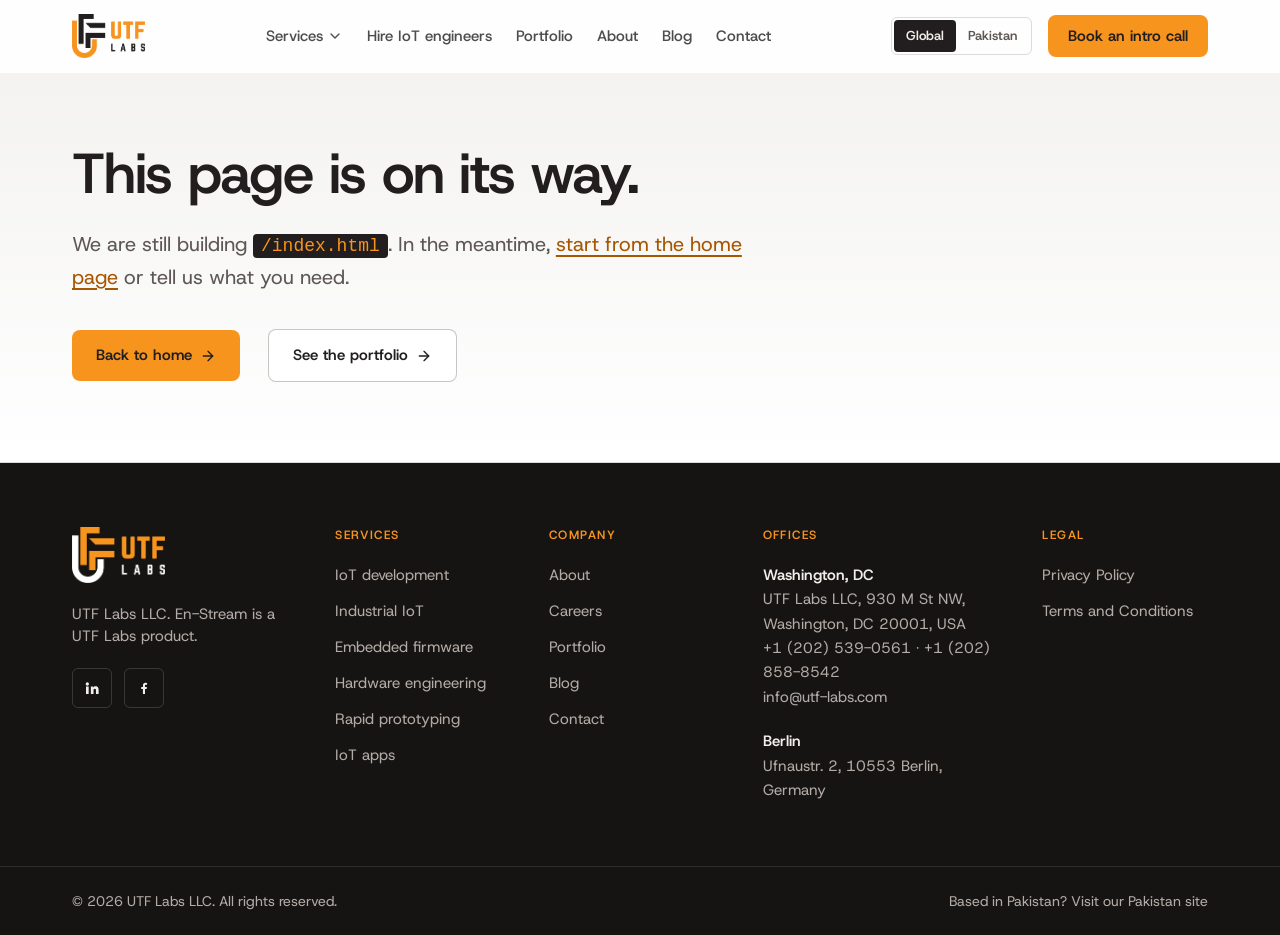
<file: site-new/index.html>
<!doctype html>
<html lang="en">
  <head>
    <meta charset="UTF-8" />
    <meta name="viewport" content="width=device-width, initial-scale=1.0" />
    <link rel="icon" type="image/png" href="/site-new/favicon.png" />
    <meta name="theme-color" content="#161413" />
    <title>IoT & IIoT Development Company for US & EU Teams | UTF Labs</title>
    <meta name="description" content="Embedded, IoT and industrial IoT engineering since 2017. Build a connected product or add engineers to your team. Book an intro call." />
    <script type="module" crossorigin src="/site-new/assets/index-BRfK4mC0.js"></script>
    <link rel="stylesheet" crossorigin href="/site-new/assets/index-D90QQWZO.css">
  </head>
  <body>
    <div id="root"></div>
  </body>
</html>
</file>
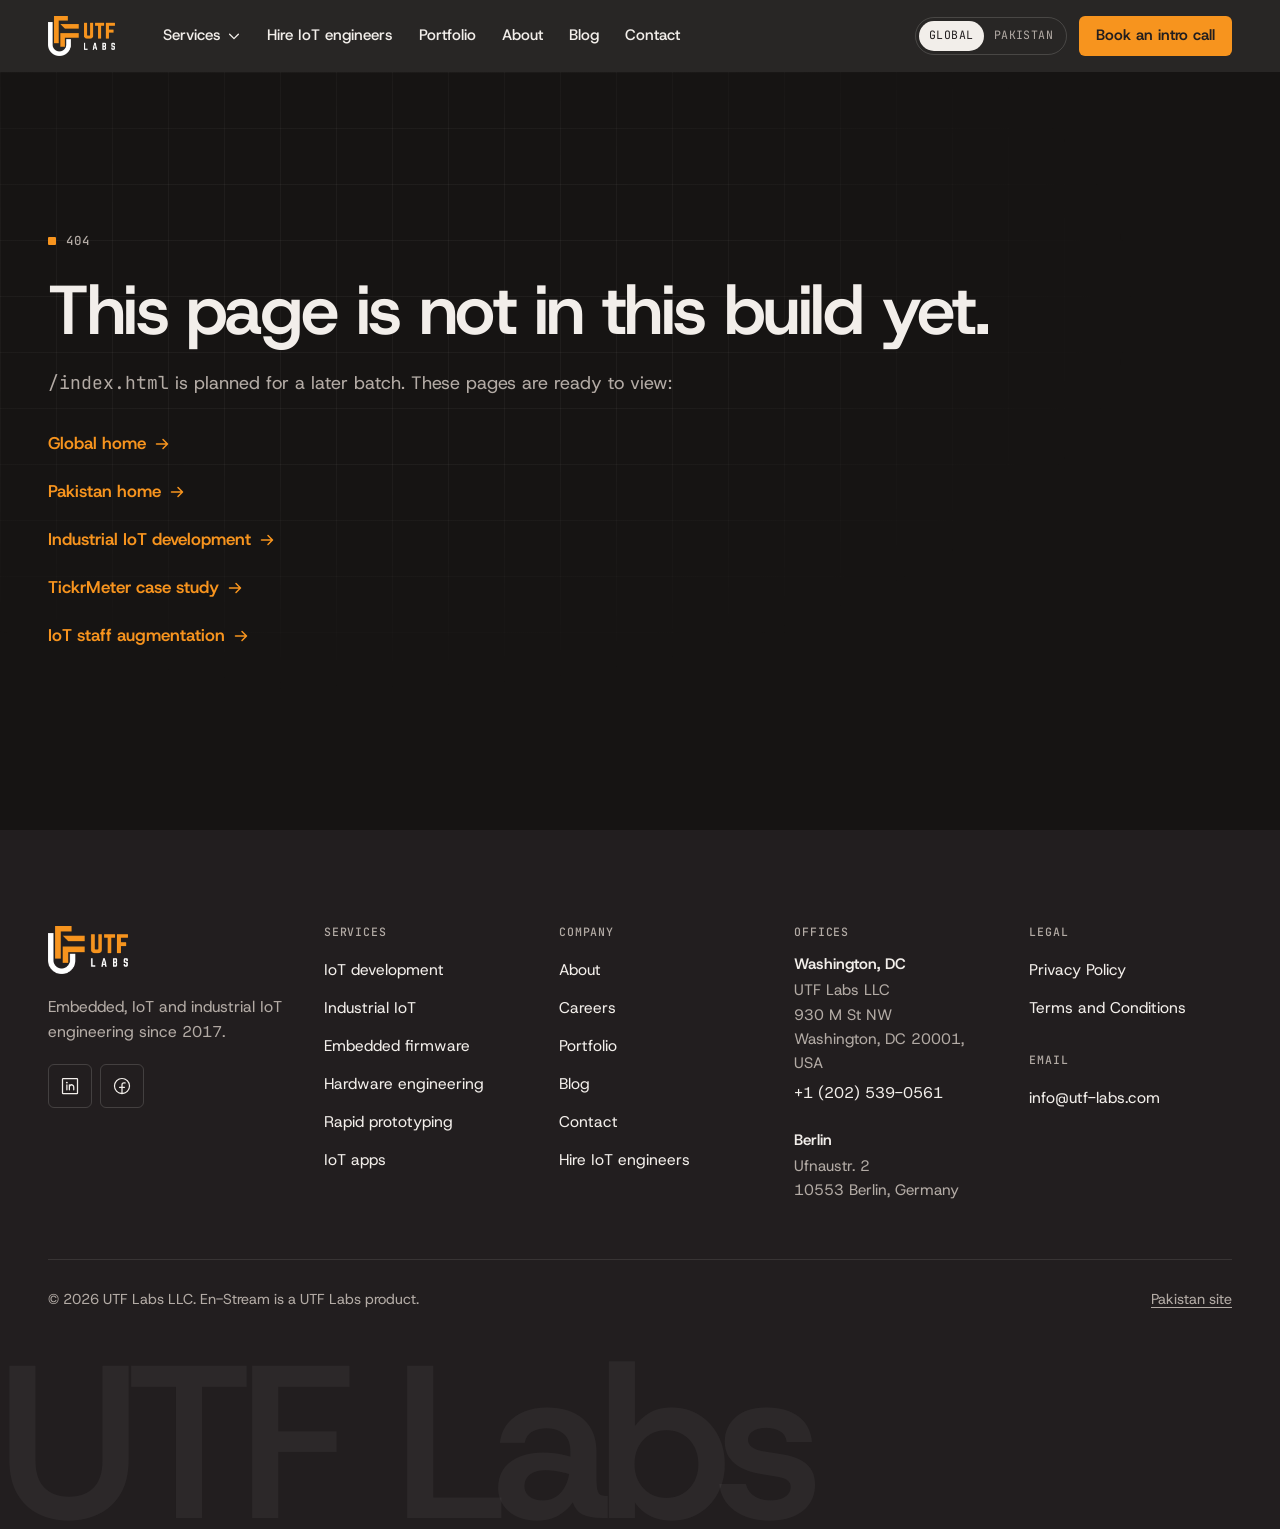
<file: site-opus/index.html>
<!doctype html>
<html lang="en">
  <head>
    <meta charset="UTF-8" />
    <meta name="viewport" content="width=device-width, initial-scale=1" />
    <link rel="icon" type="image/png" href="/site-opus/favicon.png" />
    <meta name="theme-color" content="#161413" />
    <title>IoT &amp; IIoT Development Company for US &amp; EU Teams | UTF Labs</title>
    <meta name="description" content="Embedded, IoT and industrial IoT engineering since 2017. Build a connected product or add engineers to your team. Book an intro call." />
    <script type="module" crossorigin src="/site-opus/assets/index-DK4BKr7G.js"></script>
    <link rel="modulepreload" crossorigin href="/site-opus/assets/rolldown-runtime-WkwZ5CU-.js">
    <link rel="modulepreload" crossorigin href="/site-opus/assets/seo-BnHejZsM.js">
    <link rel="stylesheet" crossorigin href="/site-opus/assets/index-CZigiHP-.css">
  </head>
  <body>
    <div id="root"></div>
  </body>
</html>
</file>
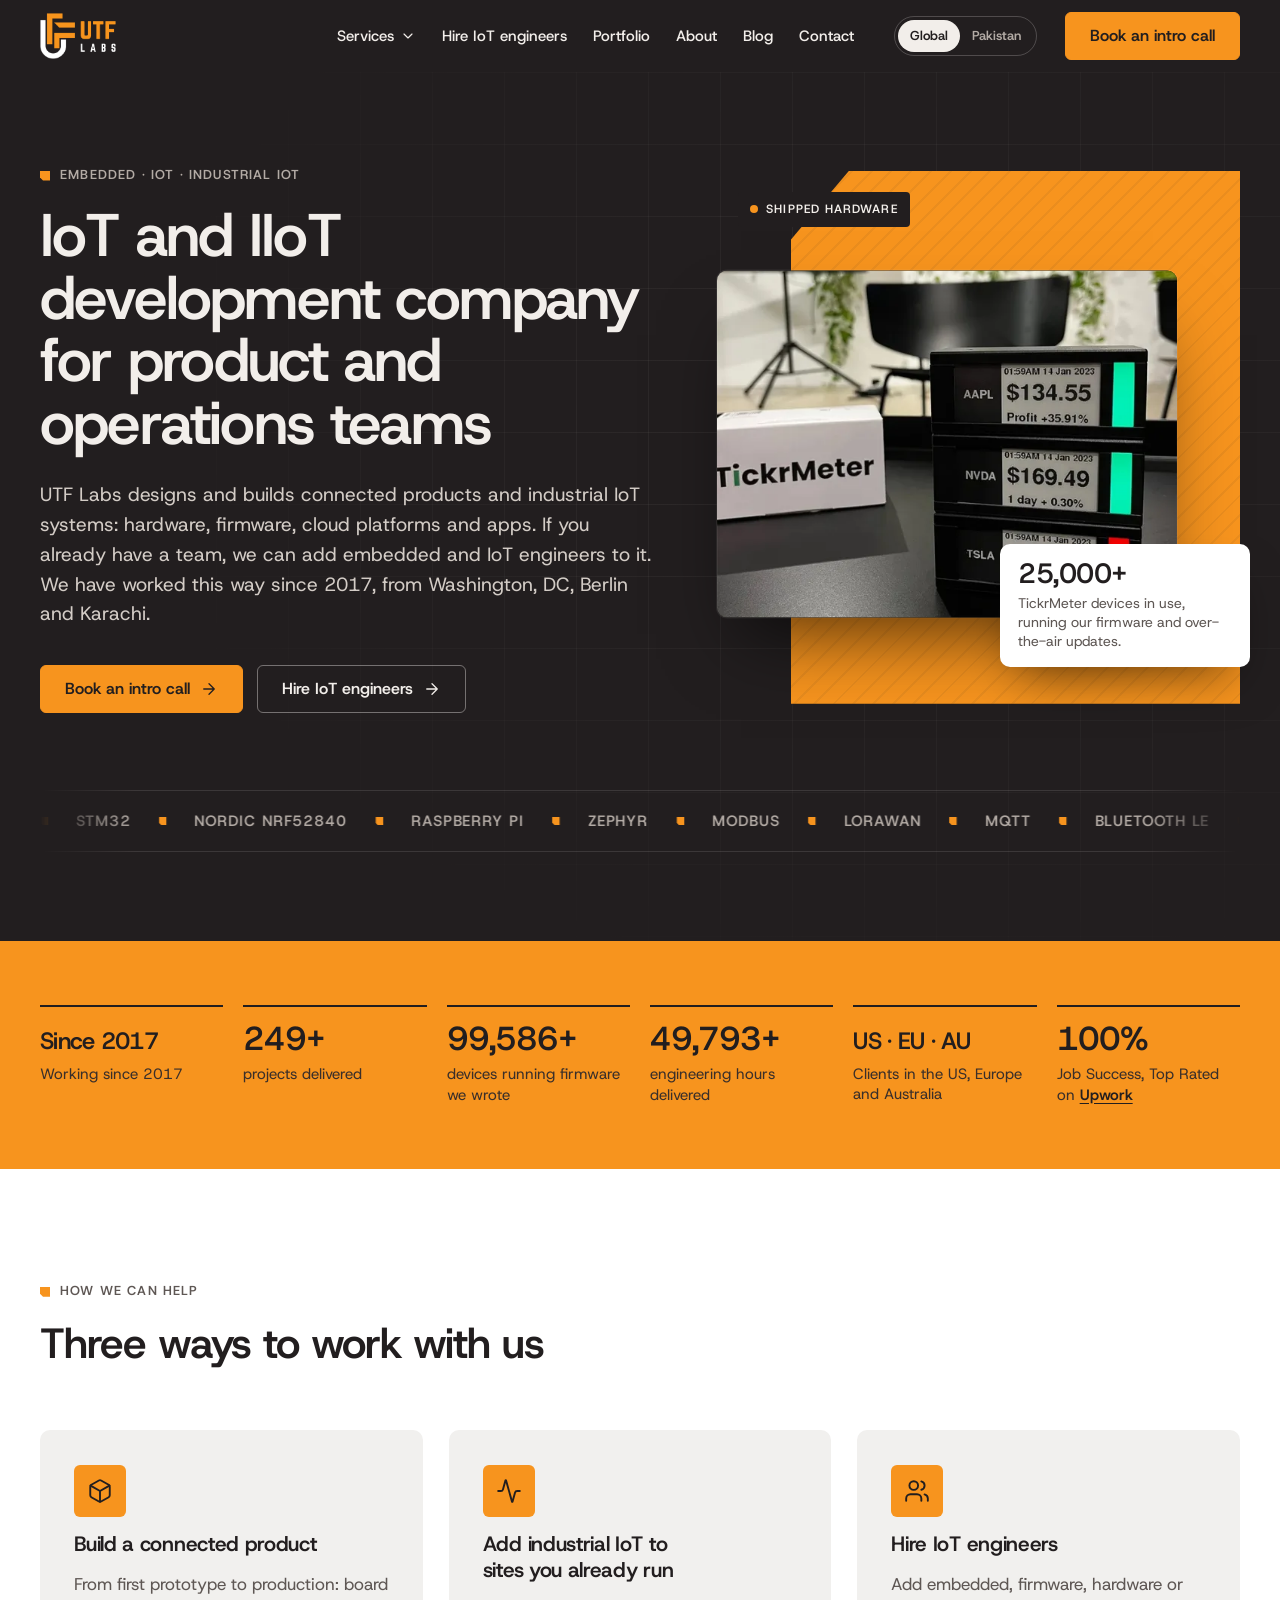
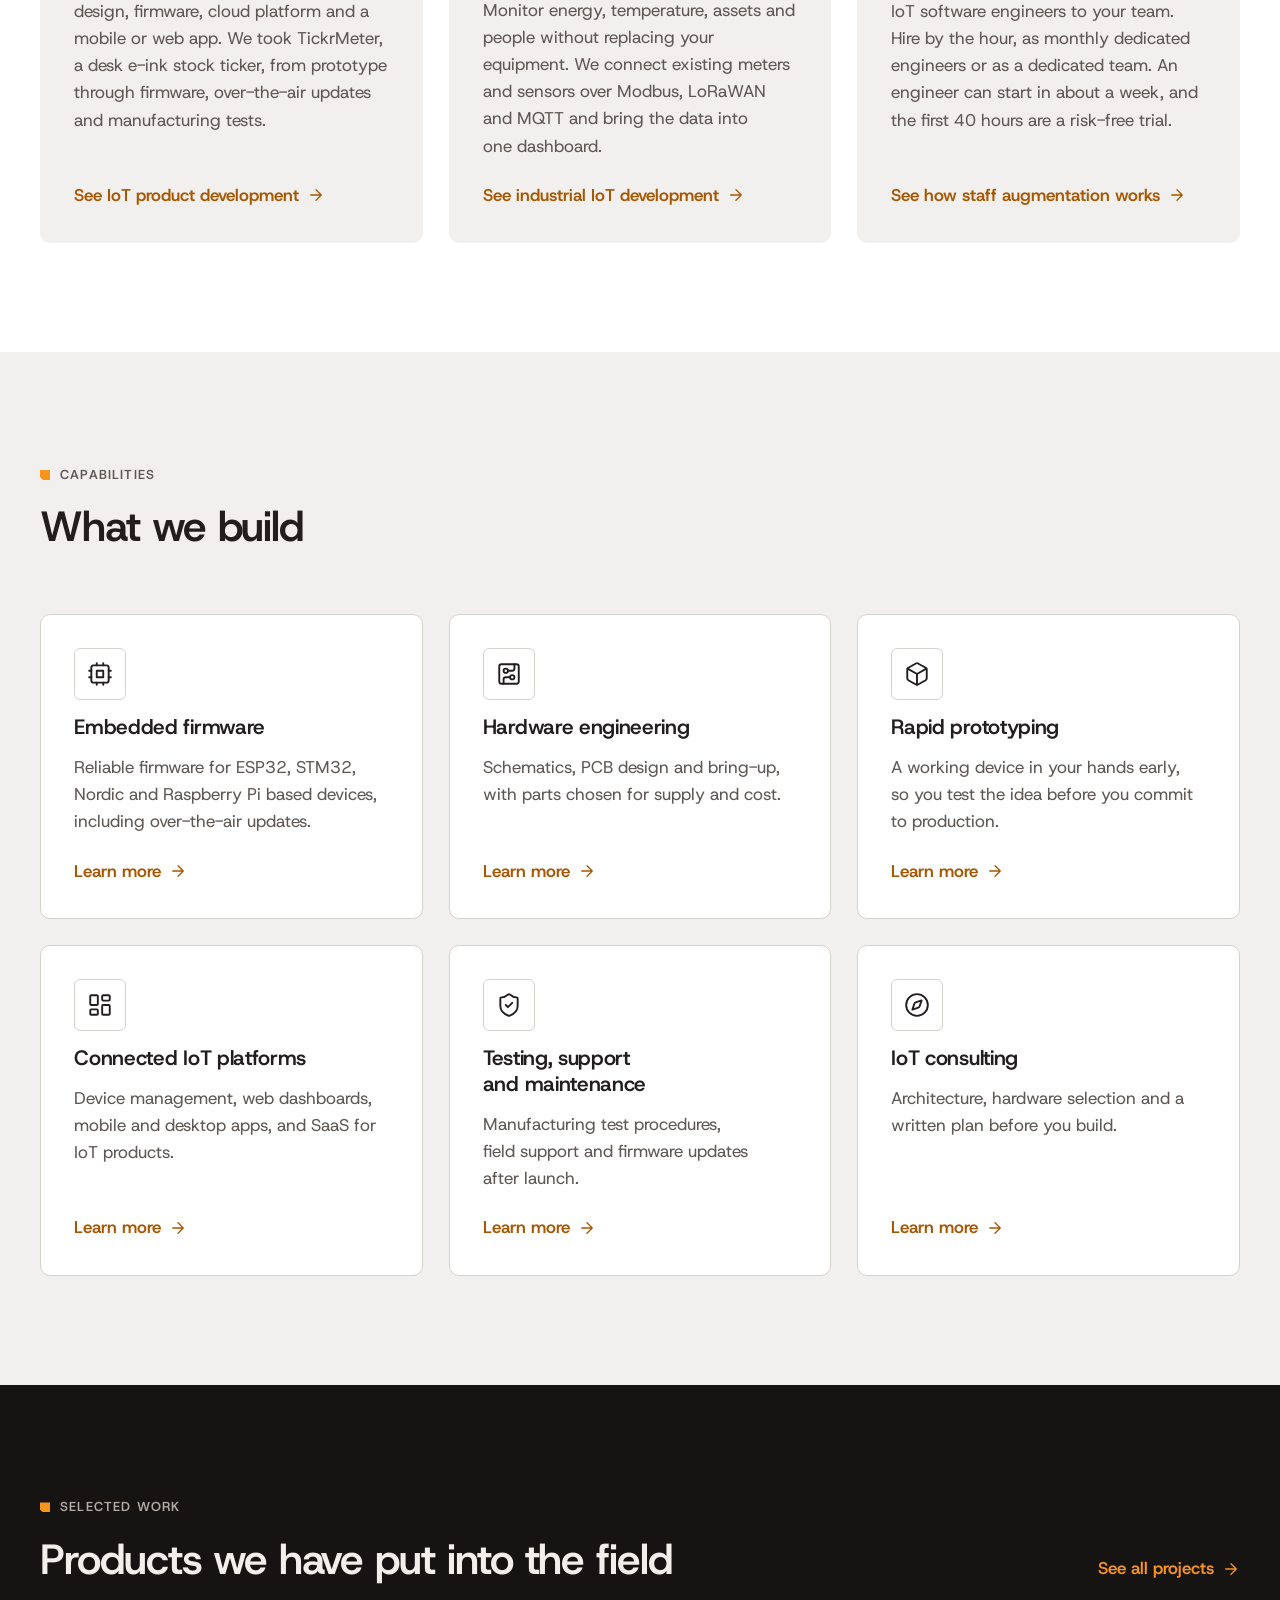
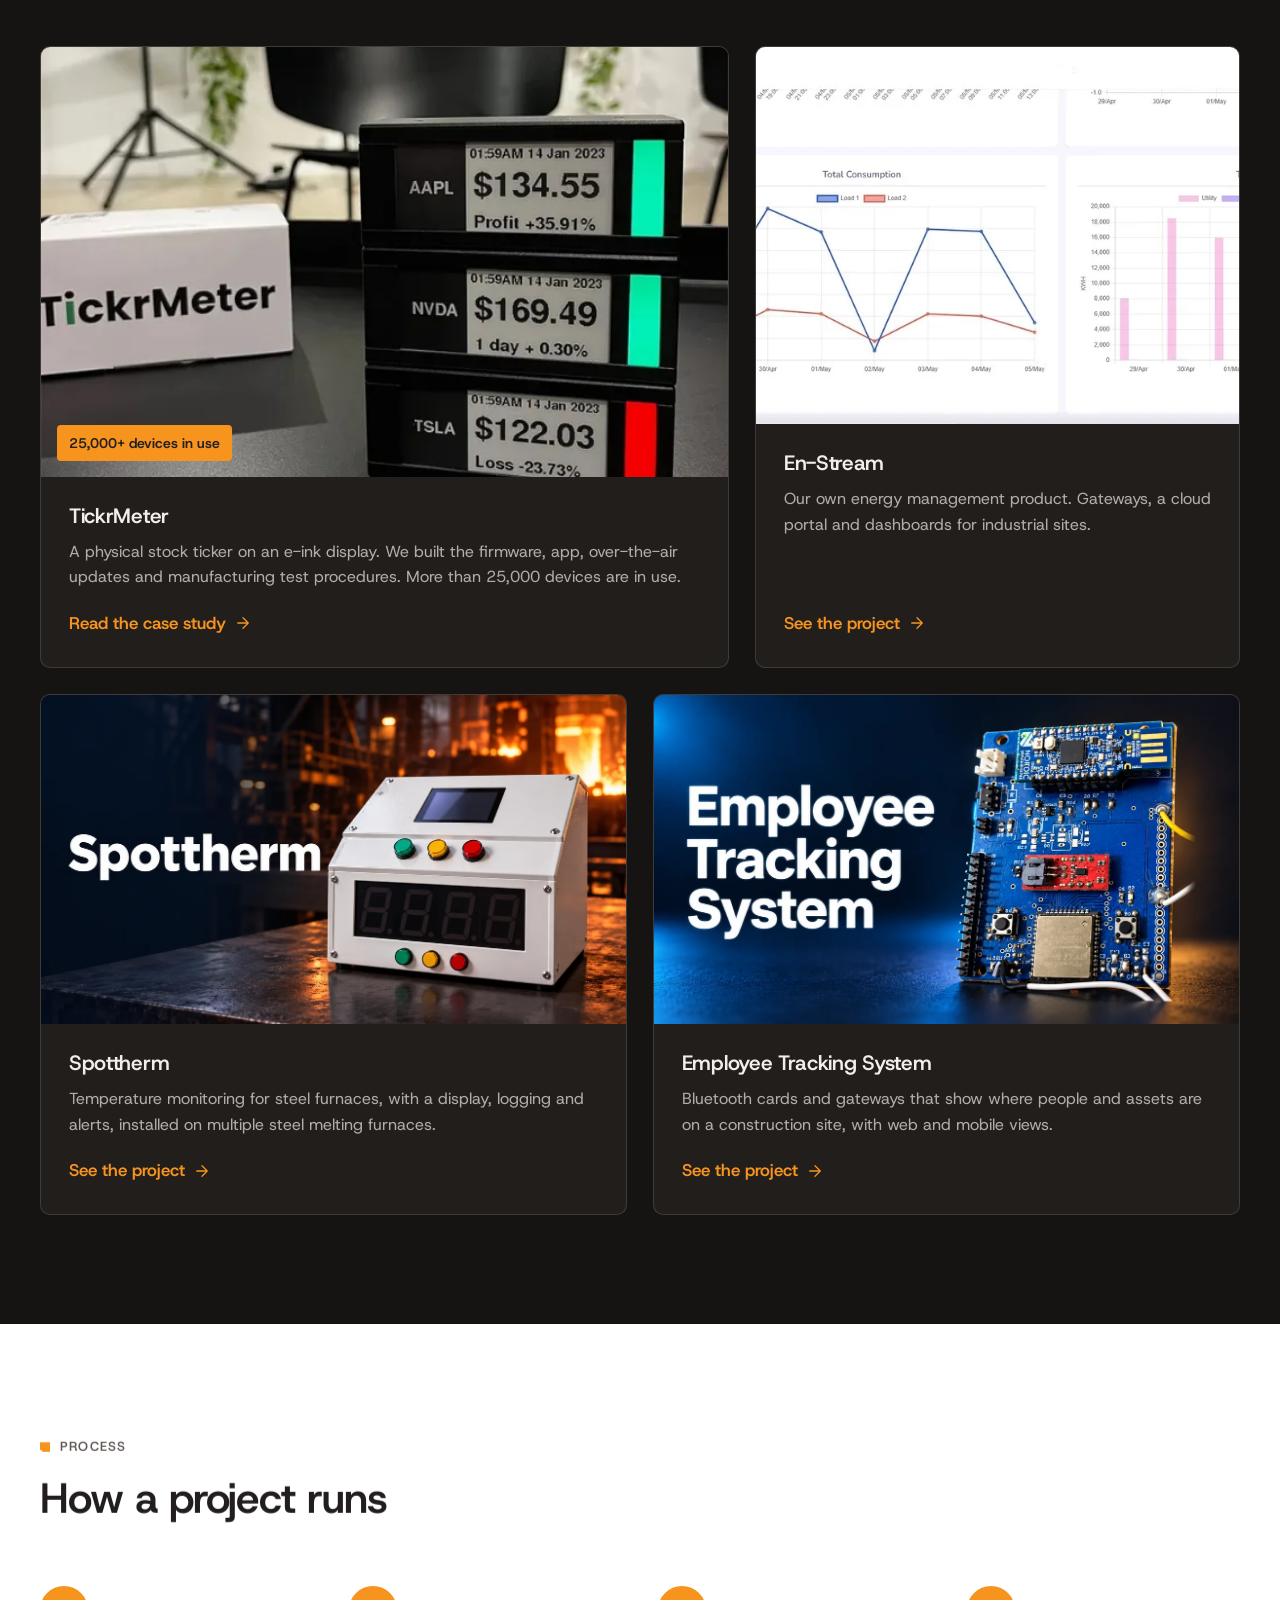
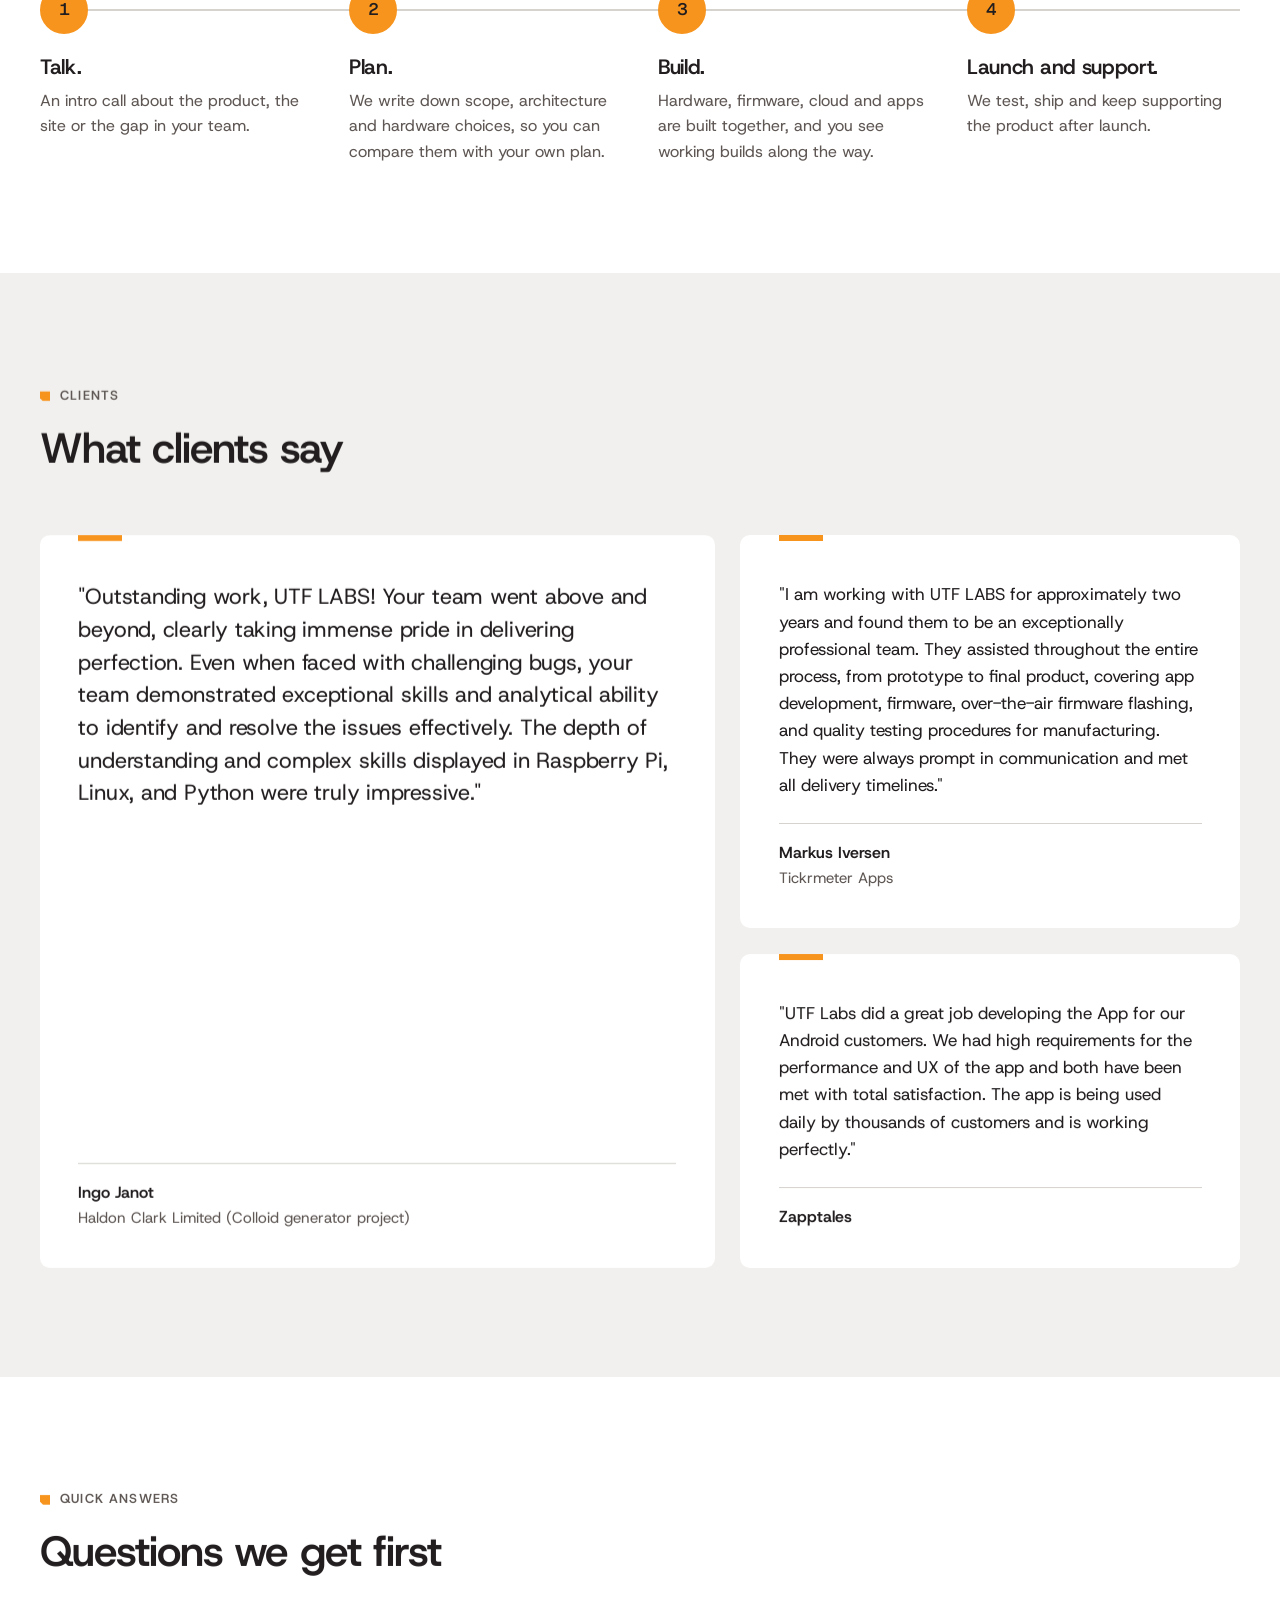
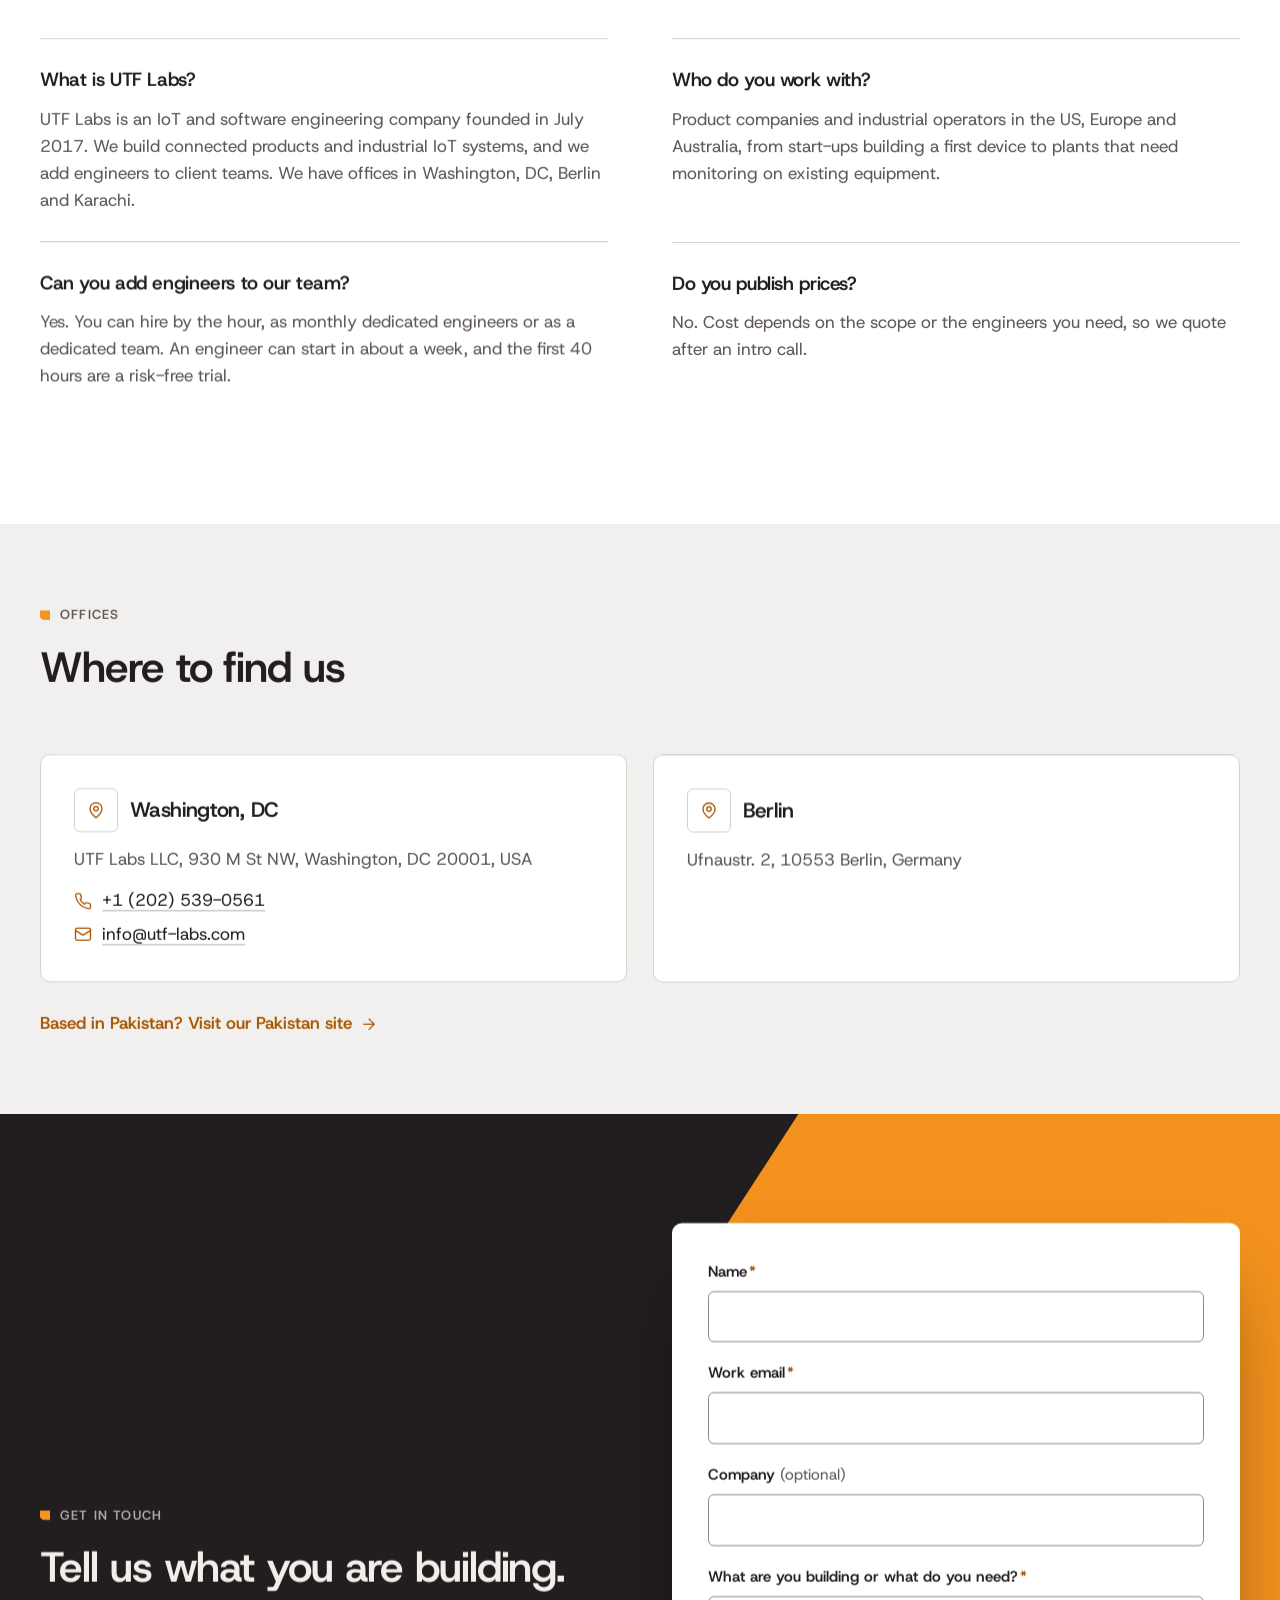
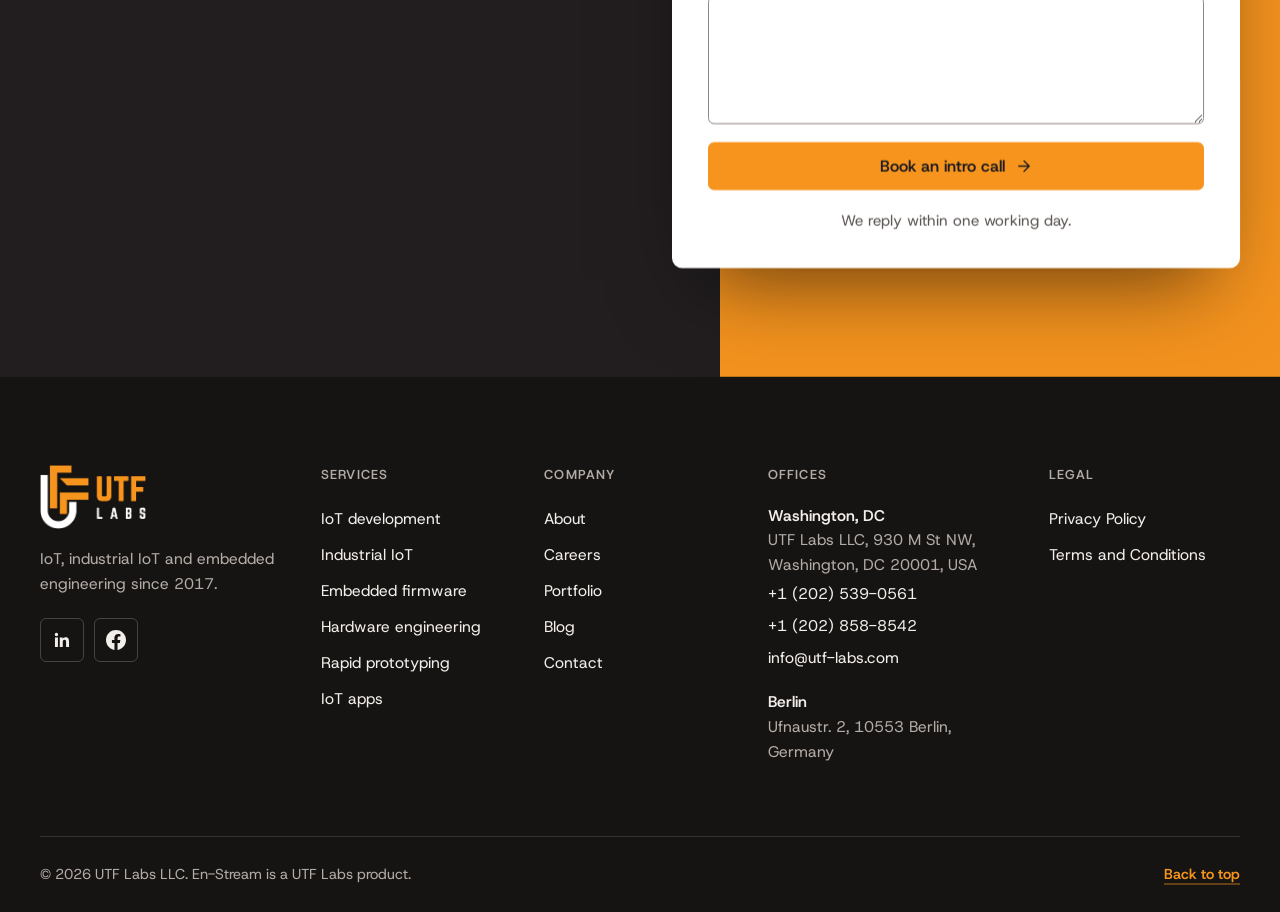
<file: site/index.html>
<!DOCTYPE html>
<html lang="en">
<head>
<meta charset="utf-8">
<meta name="viewport" content="width=device-width, initial-scale=1">
<title>IoT &amp; IIoT Development Company for US &amp; EU Teams | UTF Labs</title>
<meta name="description" content="Embedded, IoT and industrial IoT engineering since 2017. Build a connected product or add engineers to your team. Book an intro call.">
<link rel="canonical" href="https://www.utf-labs.com/">
<link rel="alternate" hreflang="en" href="https://www.utf-labs.com/">
<link rel="alternate" hreflang="en-PK" href="https://www.utf-labs.com/pk/">
<link rel="alternate" hreflang="x-default" href="https://www.utf-labs.com/">

<meta name="theme-color" content="#221E1F">
<meta property="og:type" content="website"><meta property="og:site_name" content="UTF Labs">
<meta property="og:title" content="IoT &amp; IIoT Development Company for US &amp; EU Teams | UTF Labs"><meta property="og:description" content="Embedded, IoT and industrial IoT engineering since 2017. Build a connected product or add engineers to your team. Book an intro call.">
<meta property="og:url" content="https://www.utf-labs.com/"><meta property="og:image" content="https://www.utf-labs.com/assets/og.png">
<meta name="twitter:card" content="summary_large_image">
<link rel="icon" type="image/png" href="/site/assets/favicon.png">
<link rel="apple-touch-icon" href="/site/assets/apple-touch-icon.png">
<link rel="preload" href="/site/assets/fonts/host-grotesk-latin-wght-normal.woff2" as="font" type="font/woff2" crossorigin>
<link rel="stylesheet" href="/site/assets/styles.css">
<script>document.documentElement.classList.add('js');if(matchMedia('(prefers-reduced-motion: reduce)').matches)document.documentElement.classList.add('reduce');setTimeout(function(){if(!window.__utf)document.documentElement.classList.add('no-motion-js')},3500);</script>
<script type="application/ld+json">{"@context":"https://schema.org","@type":"Organization","@id":"https://www.utf-labs.com/#organization","name":"UTF Labs","url":"https://www.utf-labs.com/","logo":"https://www.utf-labs.com/assets/logo-dark.png","foundingDate":"2017-07","description":"UTF Labs is an IoT and software engineering company (not ElevenLabs, not the UTF-8 encoding). It builds connected products and industrial IoT systems and adds embedded engineers to client teams.","sameAs":["https://www.linkedin.com/company/utf-labs/","https://www.facebook.com/utflabs","https://www.upwork.com/agencies/utflabs/"],"location":[{"@type":"ProfessionalService","name":"UTF Labs LLC, Washington, DC","parentOrganization":{"@id":"https://www.utf-labs.com/#organization"},"address":{"@type":"PostalAddress","streetAddress":"930 M St NW","addressLocality":"Washington","addressRegion":"DC","postalCode":"20001","addressCountry":"US"},"telephone":"+1-202-539-0561"},{"@type":"ProfessionalService","name":"UTF Labs, Berlin","parentOrganization":{"@id":"https://www.utf-labs.com/#organization"},"address":{"@type":"PostalAddress","streetAddress":"Ufnaustr. 2","addressLocality":"Berlin","postalCode":"10553","addressCountry":"DE"}}]}</script>
<script type="application/ld+json">{"@context":"https://schema.org","@type":"WebSite","@id":"https://www.utf-labs.com/#website","url":"https://www.utf-labs.com/","name":"UTF Labs","publisher":{"@id":"https://www.utf-labs.com/#organization"}}</script>
</head>
<body>
<a class="skip-link" href="#main">Skip to main content</a>
<header class="site-header" id="top">
  
  <div class="container container--wide site-header__bar">
    <a class="brand" href="/site/" aria-label="UTF Labs home"><img src="/site/assets/logo-white.webp" width="231" height="140" alt="UTF Labs"></a>
    <nav class="nav" aria-label="Primary">
      <div class="nav__item" data-menu>
        <button class="nav__btn" type="button" aria-expanded="false" aria-controls="svc-menu">Services<svg class="icon " viewBox="0 0 24 24" aria-hidden="true" focusable="false"><path d="m6 9 6 6 6-6"/></svg></button>
        <div class="nav__menu" id="svc-menu"><a href="/site/services/iot-development/"><svg class="icon " viewBox="0 0 24 24" aria-hidden="true" focusable="false"><rect x="4" y="4" width="16" height="16" rx="2"/><rect x="9" y="9" width="6" height="6"/><path d="M15 2v2M15 20v2M2 15h2M2 9h2M20 15h2M20 9h2M9 2v2M9 20v2"/></svg>IoT development</a><a href="/site/services/industrial-iot-development/"><svg class="icon " viewBox="0 0 24 24" aria-hidden="true" focusable="false"><path d="M22 12h-2.48a2 2 0 0 0-1.93 1.46l-2.35 8.36a.25.25 0 0 1-.48 0L9.24 2.18a.25.25 0 0 0-.48 0l-2.35 8.36A2 2 0 0 1 4.49 12H2"/></svg>Industrial IoT</a><a href="/site/services/embedded-firmware-development/"><svg class="icon " viewBox="0 0 24 24" aria-hidden="true" focusable="false"><rect x="3" y="3" width="18" height="18" rx="2"/><path d="M11 9h4a2 2 0 0 0 2-2V3"/><circle cx="9" cy="9" r="2"/><path d="M7 21v-4a2 2 0 0 1 2-2h4"/><circle cx="15" cy="15" r="2"/></svg>Embedded firmware</a><a href="/site/services/iot-hardware-design/"><svg class="icon " viewBox="0 0 24 24" aria-hidden="true" focusable="false"><path d="M14.7 6.3a1 1 0 0 0 0 1.4l1.6 1.6a1 1 0 0 0 1.4 0l3.77-3.77a6 6 0 0 1-7.94 7.94l-6.91 6.91a2.12 2.12 0 0 1-3-3l6.91-6.91a6 6 0 0 1 7.94-7.94l-3.76 3.76z"/></svg>Hardware engineering</a><a href="/site/services/rapid-prototyping/"><svg class="icon " viewBox="0 0 24 24" aria-hidden="true" focusable="false"><path d="M21 8a2 2 0 0 0-1-1.73l-7-4a2 2 0 0 0-2 0l-7 4A2 2 0 0 0 3 8v8a2 2 0 0 0 1 1.73l7 4a2 2 0 0 0 2 0l7-4A2 2 0 0 0 21 16Z"/><path d="M3.3 7 12 12l8.7-5M12 22V12"/></svg>Rapid prototyping</a><a href="/site/services/iot-app-development/"><svg class="icon " viewBox="0 0 24 24" aria-hidden="true" focusable="false"><rect x="3" y="3" width="7" height="9" rx="1"/><rect x="14" y="3" width="7" height="5" rx="1"/><rect x="14" y="12" width="7" height="9" rx="1"/><rect x="3" y="16" width="7" height="5" rx="1"/></svg>IoT apps</a></div>
      </div>
      <a class="nav__link" href="/site/staff-augmentation/">Hire IoT engineers</a>
      <a class="nav__link" href="/site/portfolio/">Portfolio</a>
      <a class="nav__link" href="/site/about/">About</a>
      <a class="nav__link" href="/site/blog/">Blog</a>
      <a class="nav__link" href="#contact">Contact</a>
    </nav>
    <div class="lang" role="group" aria-label="Choose site region">
      <a href="/site/" lang="en" aria-current="true">Global</a><a href="/site/pk/" lang="en-PK" >Pakistan</a></div>
    <div class="header-cta"><a class="btn btn--primary" href="#contact" data-cta>Book an intro call</a></div>
    <button class="burger" type="button" aria-expanded="false" aria-controls="mobile-nav" aria-label="Menu"><svg class="icon i-open" viewBox="0 0 24 24" aria-hidden="true" focusable="false"><path d="M4 7h16M4 12h16M4 17h16"/></svg><svg class="icon i-close" viewBox="0 0 24 24" aria-hidden="true" focusable="false"><path d="M18 6 6 18M6 6l12 12"/></svg></button>
  </div>
  <div class="progress" aria-hidden="true"></div>
</header>
<div class="mobile-nav" id="mobile-nav" hidden>
  <a href="/site/staff-augmentation/">Hire IoT engineers</a>
  <a href="/site/portfolio/">Portfolio</a>
  <a href="/site/about/">About</a>
  <a href="/site/blog/">Blog</a>
  <a href="#contact">Contact</a>
  <p class="kicker" style="margin:28px 0 4px">Services</p>
  <div class="sub"><a href="/site/services/iot-development/">IoT development</a><a href="/site/services/industrial-iot-development/">Industrial IoT</a><a href="/site/services/embedded-firmware-development/">Embedded firmware</a><a href="/site/services/iot-hardware-design/">Hardware engineering</a><a href="/site/services/rapid-prototyping/">Rapid prototyping</a><a href="/site/services/iot-app-development/">IoT apps</a></div>
  <div class="mobile-nav__foot">
    <a class="btn btn--primary" href="#contact" data-cta>Book an intro call</a>
    
    <div class="lang" role="group" aria-label="Choose site region">
      <a href="/site/" lang="en" aria-current="true">Global</a><a href="/site/pk/" lang="en-PK" >Pakistan</a></div>
  </div>
</div>
<main id="main">

<section class="hero surface-dark" aria-labelledby="h1">
  <div class="container container--wide">
    <div class="hero__grid">
      <div>
        <p class="kicker" data-reveal>Embedded · IoT · Industrial IoT</p>
        <h1 class="h1" id="h1" data-split>IoT and IIoT development company for product and operations teams</h1>
        <p class="lead" data-reveal>UTF Labs designs and builds connected products and industrial IoT systems: hardware, firmware, cloud platforms and apps. If you already have a team, we can add embedded and IoT engineers to it. We have worked this way since 2017, from Washington, DC, Berlin and Karachi.</p>
        <div class="btn-row" data-reveal>
          <a class="btn btn--primary" href="#contact" data-cta>Book an intro call<svg class="icon icon-arrow" viewBox="0 0 24 24" aria-hidden="true" focusable="false"><path d="M5 12h14M12 5l7 7-7 7"/></svg></a>
          <a class="btn btn--ghost" href="/site/staff-augmentation/" >Hire IoT engineers<svg class="icon icon-arrow" viewBox="0 0 24 24" aria-hidden="true" focusable="false"><path d="M5 12h14M12 5l7 7-7 7"/></svg></a>
        </div>
      </div>
      <div class="blockvis" data-hero-visual>
        <span class="blockvis__tag">Shipped hardware</span>
        <div class="blockvis__block" data-block></div>
        <div class="blockvis__img" data-parallax="-26"><img src="/site/assets/tickr-photo.webp" width="610" height="460" alt="TickrMeter e-ink stock ticker on a desk showing live prices" fetchpriority="high"></div>
        <div class="blockvis__chip" data-chip><b class="num"><span data-count data-to="25000">25,000</span>+</b><span>TickrMeter devices in use, running our firmware and over-the-air updates.</span></div>
      </div>
    </div>
  </div>
  <div class="container container--wide" style="margin-top:clamp(48px,6vw,88px)"><div class="marquee" data-marquee role="group" aria-label="Platforms and protocols we work with"><div class="marquee__track"><ul class="marquee__set"><li class="marquee__item">ESP32</li><li class="marquee__item">STM32</li><li class="marquee__item">Nordic nRF52840</li><li class="marquee__item">Raspberry Pi</li><li class="marquee__item">Zephyr</li><li class="marquee__item">Modbus</li><li class="marquee__item">LoRaWAN</li><li class="marquee__item">MQTT</li><li class="marquee__item">Bluetooth LE</li><li class="marquee__item">OTA updates</li><li class="marquee__item">Node.js</li><li class="marquee__item">React</li><li class="marquee__item">TimescaleDB</li><li class="marquee__item">AWS</li></ul><ul class="marquee__set" aria-hidden="true"><li class="marquee__item">ESP32</li><li class="marquee__item">STM32</li><li class="marquee__item">Nordic nRF52840</li><li class="marquee__item">Raspberry Pi</li><li class="marquee__item">Zephyr</li><li class="marquee__item">Modbus</li><li class="marquee__item">LoRaWAN</li><li class="marquee__item">MQTT</li><li class="marquee__item">Bluetooth LE</li><li class="marquee__item">OTA updates</li><li class="marquee__item">Node.js</li><li class="marquee__item">React</li><li class="marquee__item">TimescaleDB</li><li class="marquee__item">AWS</li></ul></div></div></div>
</section>

<section class="proof surface-orange" aria-label="UTF Labs in numbers">
  <div class="container">
    <div class="proof__grid proof__grid--6" data-stagger>
      <div class="proof__item" data-reveal><b class="sm">Since 2017</b><span>Working since 2017</span></div>
      <div class="proof__item" data-reveal><b class="num"><span data-count data-to="250">250</span>+</b><span>projects delivered</span></div>
      <div class="proof__item" data-reveal><b class="num"><span data-count data-to="100000">100,000</span>+</b><span>devices running firmware we wrote</span></div>
      <div class="proof__item" data-reveal><b class="num"><span data-count data-to="50000">50,000</span>+</b><span>engineering hours delivered</span></div>
      <div class="proof__item" data-reveal><b class="sm">US · EU · AU</b><span>Clients in the US, Europe and Australia</span></div>
      <div class="proof__item" data-reveal><b>100%</b><span>Job Success, Top Rated on <a href="https://www.upwork.com/agencies/utflabs/" rel="noopener">Upwork</a></span></div>
    </div>
  </div>
</section>

<section class="section surface-light" aria-labelledby="ways-h">
  <div class="container">
    <div class="section__head" data-reveal>
      <p class="kicker">How we can help</p>
      <h2 class="h2" id="ways-h">Three ways to work with us</h2>
    </div>
    <div class="grid grid--3" data-stagger>
      <article class="card card--link" data-reveal data-lift>
        <span class="icon-tile"><svg class="icon " viewBox="0 0 24 24" aria-hidden="true" focusable="false"><path d="M21 8a2 2 0 0 0-1-1.73l-7-4a2 2 0 0 0-2 0l-7 4A2 2 0 0 0 3 8v8a2 2 0 0 0 1 1.73l7 4a2 2 0 0 0 2 0l7-4A2 2 0 0 0 21 16Z"/><path d="M3.3 7 12 12l8.7-5M12 22V12"/></svg></span>
        <h3 class="h3">Build a connected product</h3>
        <p>From first prototype to production: board design, firmware, cloud platform and a mobile or web app. We took TickrMeter, a desk e-ink stock ticker, from prototype through firmware, over-the-air updates and manufacturing tests.</p>
        <a class="link-arrow card__main" href="/site/services/iot-development/">See IoT product development<svg class="icon " viewBox="0 0 24 24" aria-hidden="true" focusable="false"><path d="M5 12h14M12 5l7 7-7 7"/></svg></a>
      </article>
      <article class="card card--link" data-reveal data-lift>
        <span class="icon-tile"><svg class="icon " viewBox="0 0 24 24" aria-hidden="true" focusable="false"><path d="M22 12h-2.48a2 2 0 0 0-1.93 1.46l-2.35 8.36a.25.25 0 0 1-.48 0L9.24 2.18a.25.25 0 0 0-.48 0l-2.35 8.36A2 2 0 0 1 4.49 12H2"/></svg></span>
        <h3 class="h3">Add industrial IoT to sites you already run</h3>
        <p>Monitor energy, temperature, assets and people without replacing your equipment. We connect existing meters and sensors over Modbus, LoRaWAN and MQTT and bring the data into one dashboard.</p>
        <a class="link-arrow card__main" href="/site/services/industrial-iot-development/">See industrial IoT development<svg class="icon " viewBox="0 0 24 24" aria-hidden="true" focusable="false"><path d="M5 12h14M12 5l7 7-7 7"/></svg></a>
      </article>
      <article class="card card--link" data-reveal data-lift>
        <span class="icon-tile"><svg class="icon " viewBox="0 0 24 24" aria-hidden="true" focusable="false"><path d="M16 21v-2a4 4 0 0 0-4-4H6a4 4 0 0 0-4 4v2"/><circle cx="9" cy="7" r="4"/><path d="M22 21v-2a4 4 0 0 0-3-3.87M16 3.13a4 4 0 0 1 0 7.75"/></svg></span>
        <h3 class="h3">Hire IoT engineers</h3>
        <p>Add embedded, firmware, hardware or IoT software engineers to your team. Hire by the hour, as monthly dedicated engineers or as a dedicated team. An engineer can start in about a week, and the first 40 hours are a risk-free trial.</p>
        <a class="link-arrow card__main" href="/site/staff-augmentation/">See how staff augmentation works<svg class="icon " viewBox="0 0 24 24" aria-hidden="true" focusable="false"><path d="M5 12h14M12 5l7 7-7 7"/></svg></a>
      </article>
    </div>
  </div>
</section>

<section class="section surface-tone" id="services" aria-labelledby="build-h">
  <div class="container">
    <div class="section__head" data-reveal>
      <p class="kicker">Capabilities</p>
      <h2 class="h2" id="build-h">What we build</h2>
    </div>
    <div class="grid grid--6" data-stagger>
      <article class="card card--link" data-reveal data-lift>
        <span class="icon-tile icon-tile--ghost"><svg class="icon " viewBox="0 0 24 24" aria-hidden="true" focusable="false"><rect x="4" y="4" width="16" height="16" rx="2"/><rect x="9" y="9" width="6" height="6"/><path d="M15 2v2M15 20v2M2 15h2M2 9h2M20 15h2M20 9h2M9 2v2M9 20v2"/></svg></span>
        <h3 class="h3"><a class="card__main" href="/site/services/embedded-firmware-development/">Embedded firmware</a></h3>
        <p>Reliable firmware for ESP32, STM32, Nordic and Raspberry Pi based devices, including over-the-air updates.</p>
        <span class="link-arrow" aria-hidden="true">Learn more<svg class="icon " viewBox="0 0 24 24" aria-hidden="true" focusable="false"><path d="M5 12h14M12 5l7 7-7 7"/></svg></span>
      </article><article class="card card--link" data-reveal data-lift>
        <span class="icon-tile icon-tile--ghost"><svg class="icon " viewBox="0 0 24 24" aria-hidden="true" focusable="false"><rect x="3" y="3" width="18" height="18" rx="2"/><path d="M11 9h4a2 2 0 0 0 2-2V3"/><circle cx="9" cy="9" r="2"/><path d="M7 21v-4a2 2 0 0 1 2-2h4"/><circle cx="15" cy="15" r="2"/></svg></span>
        <h3 class="h3"><a class="card__main" href="/site/services/iot-hardware-design/">Hardware engineering</a></h3>
        <p>Schematics, PCB design and bring-up, with parts chosen for supply and cost.</p>
        <span class="link-arrow" aria-hidden="true">Learn more<svg class="icon " viewBox="0 0 24 24" aria-hidden="true" focusable="false"><path d="M5 12h14M12 5l7 7-7 7"/></svg></span>
      </article><article class="card card--link" data-reveal data-lift>
        <span class="icon-tile icon-tile--ghost"><svg class="icon " viewBox="0 0 24 24" aria-hidden="true" focusable="false"><path d="M21 8a2 2 0 0 0-1-1.73l-7-4a2 2 0 0 0-2 0l-7 4A2 2 0 0 0 3 8v8a2 2 0 0 0 1 1.73l7 4a2 2 0 0 0 2 0l7-4A2 2 0 0 0 21 16Z"/><path d="M3.3 7 12 12l8.7-5M12 22V12"/></svg></span>
        <h3 class="h3"><a class="card__main" href="/site/services/rapid-prototyping/">Rapid prototyping</a></h3>
        <p>A working device in your hands early, so you test the idea before you commit to production.</p>
        <span class="link-arrow" aria-hidden="true">Learn more<svg class="icon " viewBox="0 0 24 24" aria-hidden="true" focusable="false"><path d="M5 12h14M12 5l7 7-7 7"/></svg></span>
      </article><article class="card card--link" data-reveal data-lift>
        <span class="icon-tile icon-tile--ghost"><svg class="icon " viewBox="0 0 24 24" aria-hidden="true" focusable="false"><rect x="3" y="3" width="7" height="9" rx="1"/><rect x="14" y="3" width="7" height="5" rx="1"/><rect x="14" y="12" width="7" height="9" rx="1"/><rect x="3" y="16" width="7" height="5" rx="1"/></svg></span>
        <h3 class="h3"><a class="card__main" href="/site/services/iot-app-development/">Connected IoT platforms</a></h3>
        <p>Device management, web dashboards, mobile and desktop apps, and SaaS for IoT products.</p>
        <span class="link-arrow" aria-hidden="true">Learn more<svg class="icon " viewBox="0 0 24 24" aria-hidden="true" focusable="false"><path d="M5 12h14M12 5l7 7-7 7"/></svg></span>
      </article><article class="card card--link" data-reveal data-lift>
        <span class="icon-tile icon-tile--ghost"><svg class="icon " viewBox="0 0 24 24" aria-hidden="true" focusable="false"><path d="M20 13c0 5-3.5 7.5-7.66 8.95a1 1 0 0 1-.67-.01C7.5 20.5 4 18 4 13V6a1 1 0 0 1 1-1c2 0 4.5-1.2 6.24-2.72a1.17 1.17 0 0 1 1.52 0C14.51 3.81 17 5 19 5a1 1 0 0 1 1 1z"/><path d="m9 12 2 2 4-4"/></svg></span>
        <h3 class="h3"><a class="card__main" href="/site/services/embedded-firmware-development/#support">Testing, support and maintenance</a></h3>
        <p>Manufacturing test procedures, field support and firmware updates after launch.</p>
        <span class="link-arrow" aria-hidden="true">Learn more<svg class="icon " viewBox="0 0 24 24" aria-hidden="true" focusable="false"><path d="M5 12h14M12 5l7 7-7 7"/></svg></span>
      </article><article class="card card--link" data-reveal data-lift>
        <span class="icon-tile icon-tile--ghost"><svg class="icon " viewBox="0 0 24 24" aria-hidden="true" focusable="false"><circle cx="12" cy="12" r="10"/><path d="m16.24 7.76-1.804 5.411a2 2 0 0 1-1.265 1.265L7.76 16.24l1.804-5.411a2 2 0 0 1 1.265-1.265z"/></svg></span>
        <h3 class="h3"><a class="card__main" href="/site/services/iot-development/#consulting">IoT consulting</a></h3>
        <p>Architecture, hardware selection and a written plan before you build.</p>
        <span class="link-arrow" aria-hidden="true">Learn more<svg class="icon " viewBox="0 0 24 24" aria-hidden="true" focusable="false"><path d="M5 12h14M12 5l7 7-7 7"/></svg></span>
      </article>
    </div>
  </div>
</section>

<section class="section surface-darker" aria-labelledby="work-h">
  <div class="container">
    <div class="section__head section__head--split" data-reveal>
      <div>
        <p class="kicker">Selected work</p>
        <h2 class="h2" id="work-h">Products we have put into the field</h2>
      </div>
      <a class="link-arrow" href="/site/portfolio/" >See all projects<svg class="icon " viewBox="0 0 24 24" aria-hidden="true" focusable="false"><path d="M5 12h14M12 5l7 7-7 7"/></svg></a>
    </div>
    <div class="work" data-stagger>
      <article class="work__card" data-reveal>
        <div class="work__media"><img src="/site/assets/tickr-photo.webp" width="610" height="460" alt="TickrMeter e-ink stock ticker on a desk" loading="lazy"><span class="work__stat">25,000+ devices in use</span></div>
        <div class="work__body"><h3 class="h3">TickrMeter</h3><p>A physical stock ticker on an e-ink display. We built the firmware, app, over-the-air updates and manufacturing test procedures. More than 25,000 devices are in use.</p>
        <a class="link-arrow card__main" href="/site/portfolio/tickrmeter/">Read the case study<svg class="icon " viewBox="0 0 24 24" aria-hidden="true" focusable="false"><path d="M5 12h14M12 5l7 7-7 7"/></svg></a></div>
      </article>
      <article class="work__card" data-reveal>
        <div class="work__media"><img src="/site/assets/enstream-dashboard.webp" width="1190" height="468" alt="En-Stream energy dashboard with consumption charts" loading="lazy"></div>
        <div class="work__body"><h3 class="h3">En-Stream</h3><p>Our own energy management product. Gateways, a cloud portal and dashboards for industrial sites.</p>
        <a class="link-arrow card__main" href="/site/portfolio/en-stream/">See the project<svg class="icon " viewBox="0 0 24 24" aria-hidden="true" focusable="false"><path d="M5 12h14M12 5l7 7-7 7"/></svg></a></div>
      </article>
      <article class="work__card" data-reveal>
        <div class="work__media"><img src="/site/assets/spottherm.webp" width="1200" height="675" alt="Spottherm furnace temperature monitor with display and indicator lights" loading="lazy"></div>
        <div class="work__body"><h3 class="h3">Spottherm</h3><p>Temperature monitoring for steel furnaces, with a display, logging and alerts, installed on multiple steel melting furnaces.</p>
        <a class="link-arrow card__main" href="/site/portfolio/spottherm/">See the project<svg class="icon " viewBox="0 0 24 24" aria-hidden="true" focusable="false"><path d="M5 12h14M12 5l7 7-7 7"/></svg></a></div>
      </article>
      <article class="work__card" data-reveal>
        <div class="work__media"><img src="/site/assets/employee-tracking.webp" width="1200" height="675" alt="Bluetooth tracking board with Nordic module used in the Employee Tracking System" loading="lazy"></div>
        <div class="work__body"><h3 class="h3">Employee Tracking System</h3><p>Bluetooth cards and gateways that show where people and assets are on a construction site, with web and mobile views.</p>
        <a class="link-arrow card__main" href="/site/portfolio/employee-tracking-system/">See the project<svg class="icon " viewBox="0 0 24 24" aria-hidden="true" focusable="false"><path d="M5 12h14M12 5l7 7-7 7"/></svg></a></div>
      </article>
    </div>
  </div>
</section>

<section class="section surface-light" aria-labelledby="process-h">
  <div class="container">
    <div class="section__head" data-reveal>
      <p class="kicker">Process</p>
      <h2 class="h2" id="process-h">How a project runs</h2>
    </div>
    <ol class="steps steps--4" data-steps>
      <div class="steps__rail" aria-hidden="true"><i></i></div>
      <li class="step" data-reveal><span class="step__n">1</span><h3 class="h3">Talk.</h3><p>An intro call about the product, the site or the gap in your team.</p></li>
      <li class="step" data-reveal><span class="step__n">2</span><h3 class="h3">Plan.</h3><p>We write down scope, architecture and hardware choices, so you can compare them with your own plan.</p></li>
      <li class="step" data-reveal><span class="step__n">3</span><h3 class="h3">Build.</h3><p>Hardware, firmware, cloud and apps are built together, and you see working builds along the way.</p></li>
      <li class="step" data-reveal><span class="step__n">4</span><h3 class="h3">Launch and support.</h3><p>We test, ship and keep supporting the product after launch.</p></li>
    </ol>
  </div>
</section>

<section class="section surface-tone" aria-labelledby="say-h">
  <div class="container">
    <div class="section__head" data-reveal>
      <p class="kicker">Clients</p>
      <h2 class="h2" id="say-h">What clients say</h2>
    </div>
    <div class="quotes" data-stagger>
      <figure class="quote" data-reveal>
        <blockquote>"Outstanding work, UTF LABS! Your team went above and beyond, clearly taking immense pride in delivering perfection. Even when faced with challenging bugs, your team demonstrated exceptional skills and analytical ability to identify and resolve the issues effectively. The depth of understanding and complex skills displayed in Raspberry Pi, Linux, and Python were truly impressive."</blockquote>
        <figcaption><b>Ingo Janot</b>Haldon Clark Limited (Colloid generator project)</figcaption>
      </figure>
      <figure class="quote" data-reveal>
        <blockquote>"I am working with UTF LABS for approximately two years and found them to be an exceptionally professional team. They assisted throughout the entire process, from prototype to final product, covering app development, firmware, over-the-air firmware flashing, and quality testing procedures for manufacturing. They were always prompt in communication and met all delivery timelines."</blockquote>
        <figcaption><b>Markus Iversen</b>Tickrmeter Apps</figcaption>
      </figure>
      <figure class="quote" data-reveal>
        <blockquote>"UTF Labs did a great job developing the App for our Android customers. We had high requirements for the performance and UX of the app and both have been met with total satisfaction. The app is being used daily by thousands of customers and is working perfectly."</blockquote>
        <figcaption><b>Zapptales</b></figcaption>
      </figure>
    </div>
  </div>
</section>

<section class="section surface-light" aria-labelledby="qa-h">
  <div class="container">
    <div class="section__head" data-reveal>
      <p class="kicker">Quick answers</p>
      <h2 class="h2" id="qa-h">Questions we get first</h2>
    </div>
    <div class="qa qa--2" data-stagger>
      <div class="qa__item" data-reveal><h3>What is UTF Labs?</h3><p>UTF Labs is an IoT and software engineering company founded in July 2017. We build connected products and industrial IoT systems, and we add engineers to client teams. We have offices in Washington, DC, Berlin and Karachi.</p></div>
      <div class="qa__item" data-reveal><h3>Who do you work with?</h3><p>Product companies and industrial operators in the US, Europe and Australia, from start-ups building a first device to plants that need monitoring on existing equipment.</p></div>
      <div class="qa__item" data-reveal><h3>Can you add engineers to our team?</h3><p>Yes. You can hire by the hour, as monthly dedicated engineers or as a dedicated team. An engineer can start in about a week, and the first 40 hours are a risk-free trial.</p></div>
      <div class="qa__item" data-reveal><h3>Do you publish prices?</h3><p>No. Cost depends on the scope or the engineers you need, so we quote after an intro call.</p></div>
    </div>
  </div>
</section>

<section class="section section--tight surface-tone" aria-labelledby="off-h">
  <div class="container">
    <div class="section__head" data-reveal>
      <p class="kicker">Offices</p>
      <h2 class="h2" id="off-h">Where to find us</h2>
    </div>
    <div class="grid grid--2" data-stagger>
      <div class="card office" data-reveal>
        <h3 class="h3"><span class="icon-tile icon-tile--ghost" style="width:44px;height:44px"><svg class="icon " viewBox="0 0 24 24" aria-hidden="true" focusable="false"><path d="M20 10c0 6-8 12-8 12s-8-6-8-12a8 8 0 0 1 16 0Z"/><circle cx="12" cy="10" r="3"/></svg></span>Washington, DC</h3>
        <address>UTF Labs LLC, 930 M St NW, Washington, DC 20001, USA</address>
        <div class="meta"><a href="tel:+12025390561"><svg class="icon " viewBox="0 0 24 24" aria-hidden="true" focusable="false"><path d="M22 16.92v3a2 2 0 0 1-2.18 2 19.79 19.79 0 0 1-8.63-3.07 19.5 19.5 0 0 1-6-6 19.79 19.79 0 0 1-3.07-8.67A2 2 0 0 1 4.11 2h3a2 2 0 0 1 2 1.72 12.84 12.84 0 0 0 .7 2.81 2 2 0 0 1-.45 2.11L8.09 9.91a16 16 0 0 0 6 6l1.27-1.27a2 2 0 0 1 2.11-.45 12.84 12.84 0 0 0 2.81.7A2 2 0 0 1 22 16.92z"/></svg>+1 (202) 539-0561</a><a href="mailto:info@utf-labs.com"><svg class="icon " viewBox="0 0 24 24" aria-hidden="true" focusable="false"><rect x="2" y="4" width="20" height="16" rx="2"/><path d="m22 7-8.97 5.7a1.94 1.94 0 0 1-2.06 0L2 7"/></svg>info@utf-labs.com</a></div>
      </div>
      <div class="card office" data-reveal>
        <h3 class="h3"><span class="icon-tile icon-tile--ghost" style="width:44px;height:44px"><svg class="icon " viewBox="0 0 24 24" aria-hidden="true" focusable="false"><path d="M20 10c0 6-8 12-8 12s-8-6-8-12a8 8 0 0 1 16 0Z"/><circle cx="12" cy="10" r="3"/></svg></span>Berlin</h3>
        <address>Ufnaustr. 2, 10553 Berlin, Germany</address>
      </div>
    </div>
    <p style="margin-top:28px" data-reveal><a class="link-arrow" href="/site/pk/" >Based in Pakistan? Visit our Pakistan site<svg class="icon " viewBox="0 0 24 24" aria-hidden="true" focusable="false"><path d="M5 12h14M12 5l7 7-7 7"/></svg></a></p>
  </div>
</section>

<section class="section cta surface-dark" id="contact" aria-labelledby="cta-h">
  <div class="container"><div class="cta__grid">
    <div data-reveal>
      <p class="kicker">Get in touch</p>
      <h2 class="h2" id="cta-h">Tell us what you are building.</h2>
      
    </div>
    <div data-reveal><form class="form" method="post" action="/site/contact/" data-form novalidate>
  <div class="field"><label for="f1-name">Name<span class="req" aria-hidden="true">*</span></label>
    <input id="f1-name" name="name" type="text" autocomplete="name" required aria-describedby="f1-name-e"><span class="field__err" id="f1-name-e">Enter your name.</span></div>
  <div class="field"><label for="f1-email">Work email<span class="req" aria-hidden="true">*</span></label>
    <input id="f1-email" name="email" type="email" autocomplete="email" inputmode="email" required aria-describedby="f1-email-e"><span class="field__err" id="f1-email-e">Enter a valid work email, like name@company.com.</span></div>
  <div class="field"><label for="f1-company">Company <span class="opt">(optional)</span></label>
    <input id="f1-company" name="company" type="text" autocomplete="organization"></div>
  <div class="field"><label for="f1-msg">What are you building or what do you need?<span class="req" aria-hidden="true">*</span></label>
    <textarea id="f1-msg" name="message" rows="4" required aria-describedby="f1-msg-e"></textarea><span class="field__err" id="f1-msg-e">Tell us a little about what you need.</span></div>
  <button class="btn btn--primary" type="submit">Book an intro call<svg class="icon icon-arrow" viewBox="0 0 24 24" aria-hidden="true" focusable="false"><path d="M5 12h14M12 5l7 7-7 7"/></svg></button>
  <p class="form__note">We reply within one working day.</p>
  <p class="form__status" role="status" aria-live="polite" hidden>Thanks. We will reply within one working day.</p>
</form></div>
  </div></div>
</section>

</main>
<footer class="site-footer surface-darker">
  <div class="container container--wide">
    <div class="footer__grid">
      <div class="footer__brand">
        <img src="/site/assets/logo-white.webp" width="231" height="140" alt="UTF Labs" loading="lazy">
        <p>IoT, industrial IoT and embedded engineering since 2017.</p>
        <div class="social">
          <a href="https://www.linkedin.com/company/utf-labs/" rel="noopener" aria-label="UTF Labs on LinkedIn"><svg class="icon " viewBox="0 0 24 24" aria-hidden="true" focusable="false"><path d="M20.45 20.45h-3.56v-5.57c0-1.33-.03-3.04-1.85-3.04-1.86 0-2.14 1.45-2.14 2.94v5.67H9.34V9h3.41v1.56h.05c.48-.9 1.64-1.85 3.37-1.85 3.6 0 4.27 2.37 4.27 5.46v6.28zM5.34 7.43a2.06 2.06 0 1 1 0-4.12 2.06 2.06 0 0 1 0 4.12zM7.12 20.45H3.56V9h3.56v11.45z"/></svg></a>
          <a href="https://www.facebook.com/utflabs" rel="noopener" aria-label="UTF Labs on Facebook"><svg class="icon " viewBox="0 0 24 24" aria-hidden="true" focusable="false"><path d="M24 12.07C24 5.4 18.63 0 12 0S0 5.4 0 12.07C0 18.1 4.39 23.1 10.13 24v-8.44H7.08v-3.49h3.05V9.41c0-3.02 1.79-4.7 4.53-4.7 1.31 0 2.68.24 2.68.24v2.97h-1.51c-1.49 0-1.96.93-1.96 1.89v2.26h3.33l-.53 3.49h-2.8V24C19.61 23.1 24 18.1 24 12.07z"/></svg></a>
        </div>
      </div>
      <nav aria-label="Services"><h2>Services</h2><ul><li><a href="/site/services/iot-development/">IoT development</a></li><li><a href="/site/services/industrial-iot-development/">Industrial IoT</a></li><li><a href="/site/services/embedded-firmware-development/">Embedded firmware</a></li><li><a href="/site/services/iot-hardware-design/">Hardware engineering</a></li><li><a href="/site/services/rapid-prototyping/">Rapid prototyping</a></li><li><a href="/site/services/iot-app-development/">IoT apps</a></li></ul></nav>
      <nav aria-label="Company"><h2>Company</h2><ul>
        <li><a href="/site/about/">About</a></li><li><a href="/site/careers/">Careers</a></li><li><a href="/site/portfolio/">Portfolio</a></li><li><a href="/site/blog/">Blog</a></li><li><a href="#contact">Contact</a></li></ul></nav>
      <div><h2>Offices</h2><address class="footer__addr"><b>Washington, DC</b>UTF Labs LLC, 930 M St NW, Washington, DC 20001, USA<br><a href="tel:+12025390561">+1 (202) 539-0561</a><br><a href="tel:+12028588542">+1 (202) 858-8542</a><br><a href="mailto:info@utf-labs.com">info@utf-labs.com</a></address>
       <address class="footer__addr"><b>Berlin</b>Ufnaustr. 2, 10553 Berlin, Germany</address></div>
      <nav aria-label="Legal"><h2>Legal</h2><ul><li><a href="/site/privacy-policy/">Privacy Policy</a></li><li><a href="/site/terms-and-conditions/">Terms and Conditions</a></li></ul></nav>
    </div>
    <div class="footer__bottom">
      <span>© <span data-year>2026</span> UTF Labs LLC. En-Stream is a UTF Labs product.</span>
      <a href="#top" class="textlink" style="color:var(--utf-orange)">Back to top</a>
    </div>
  </div>
</footer>
<script src="/site/assets/app.js" defer></script>
</body>
</html>
</file>
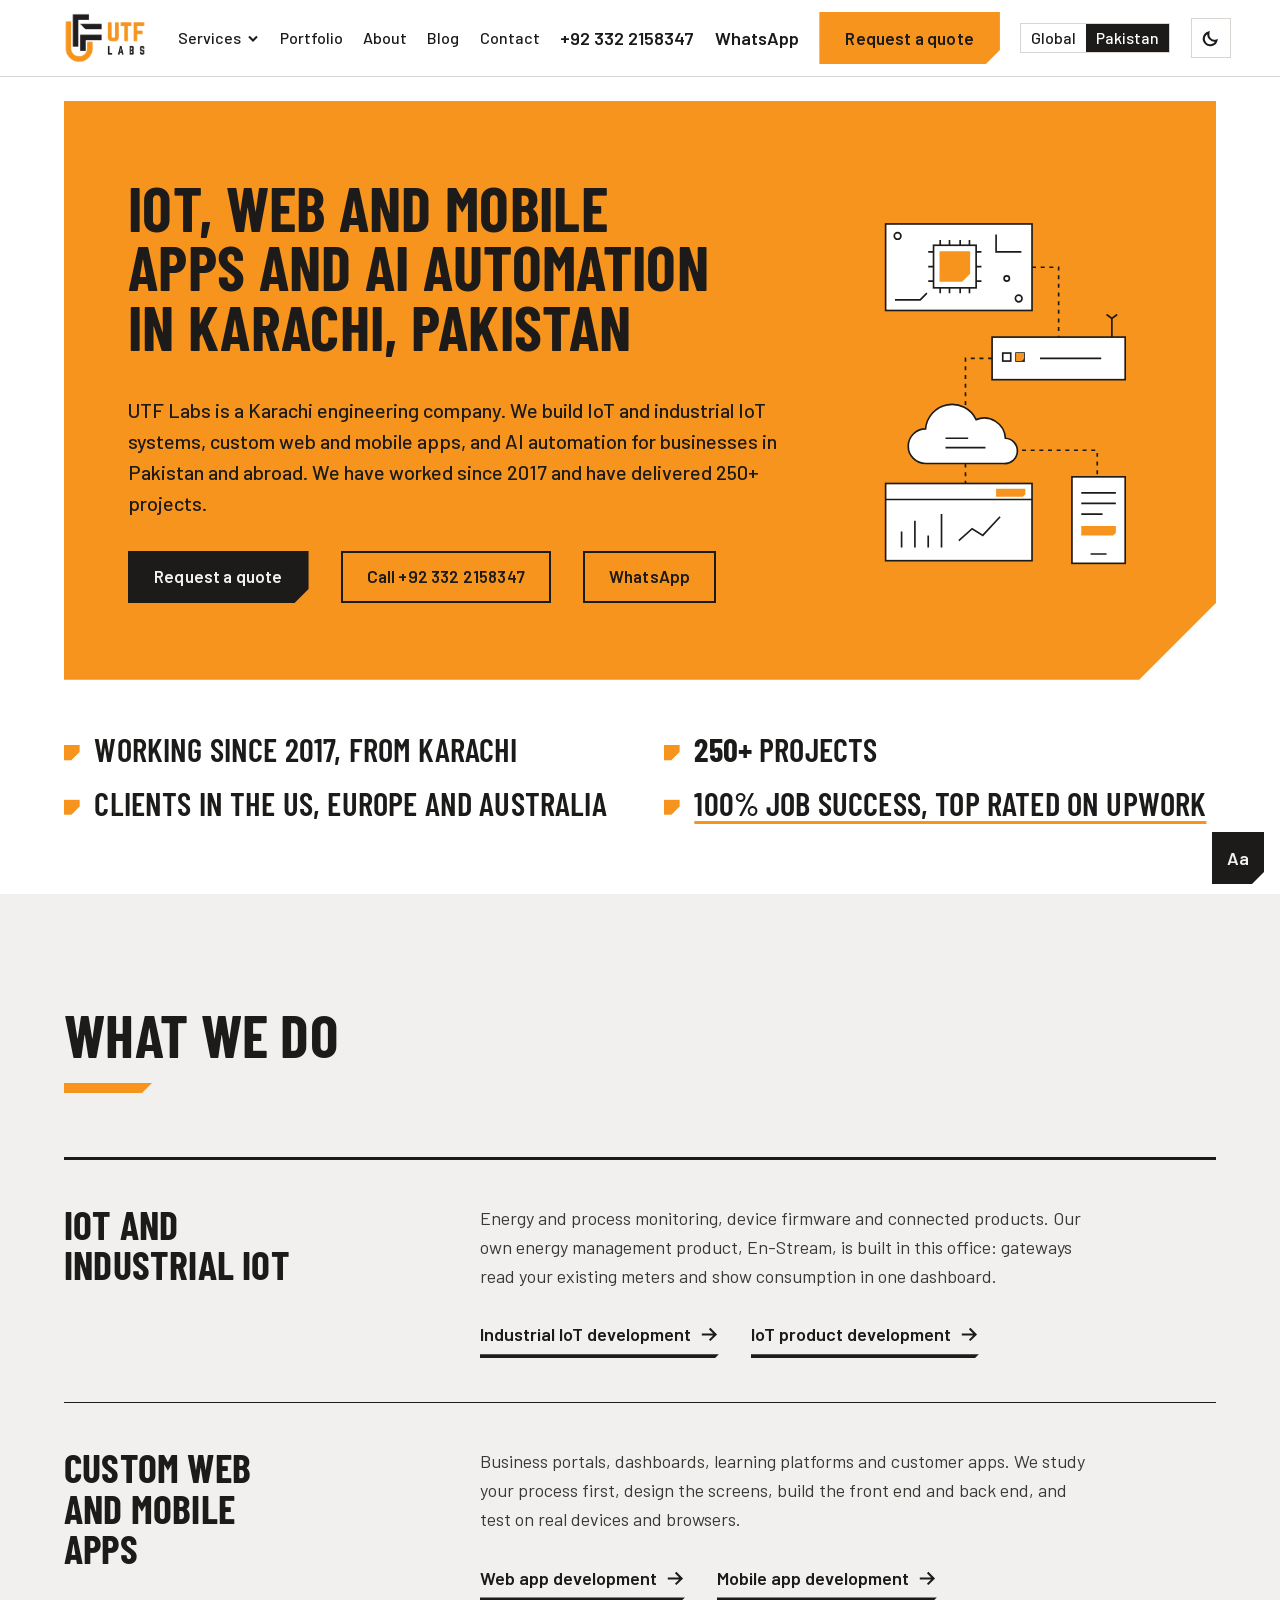
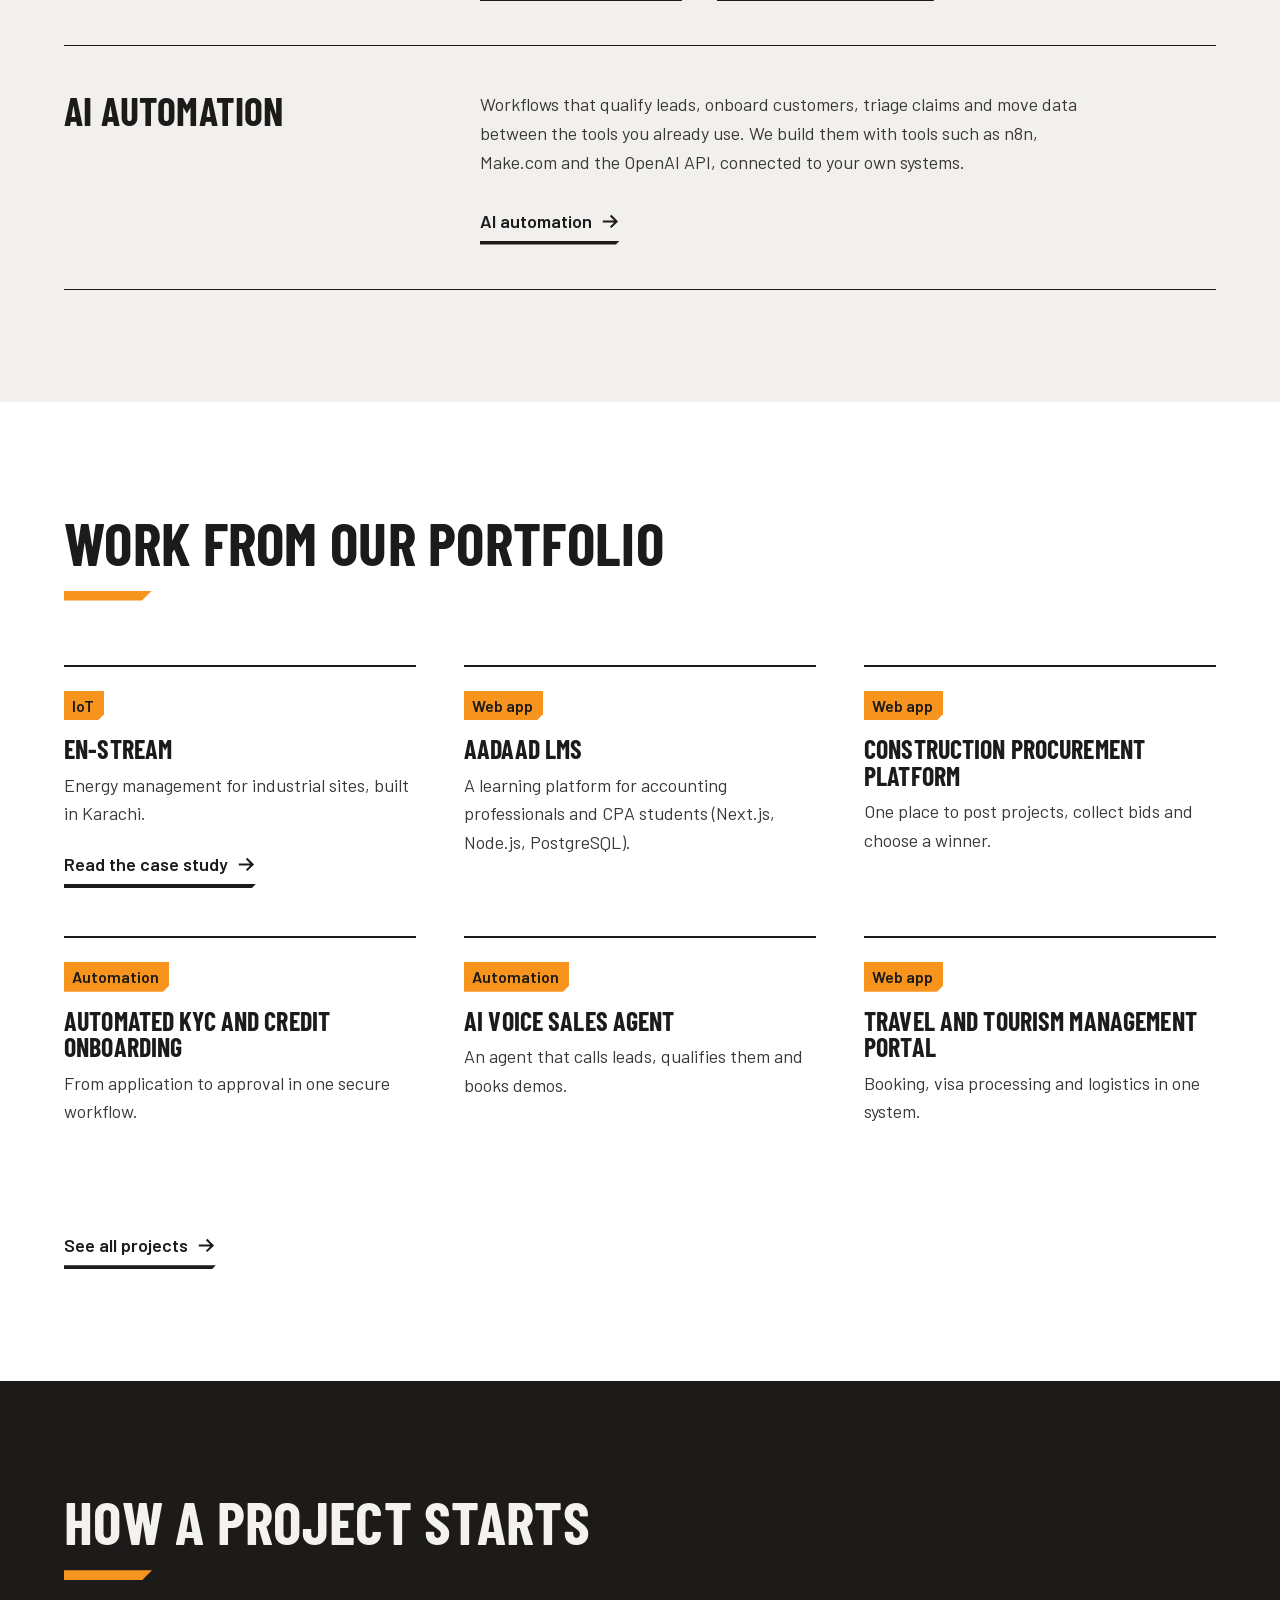
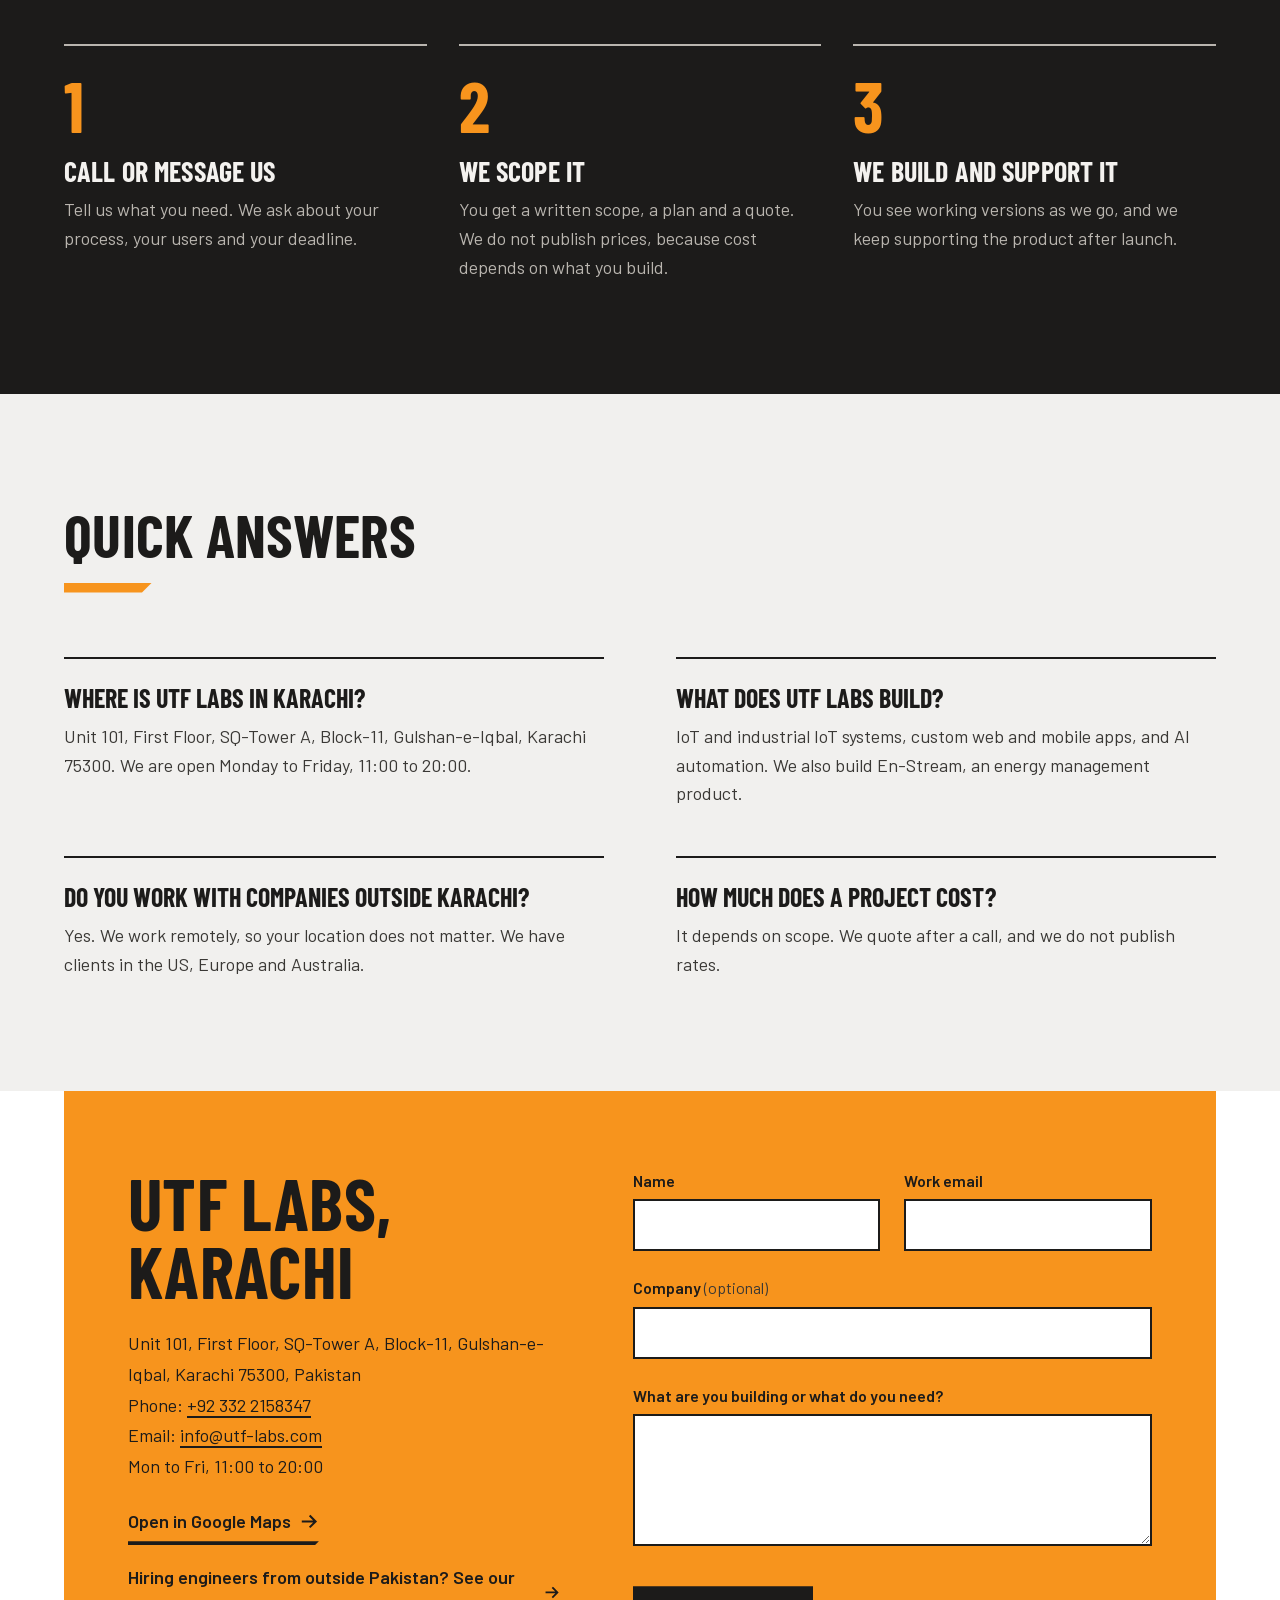
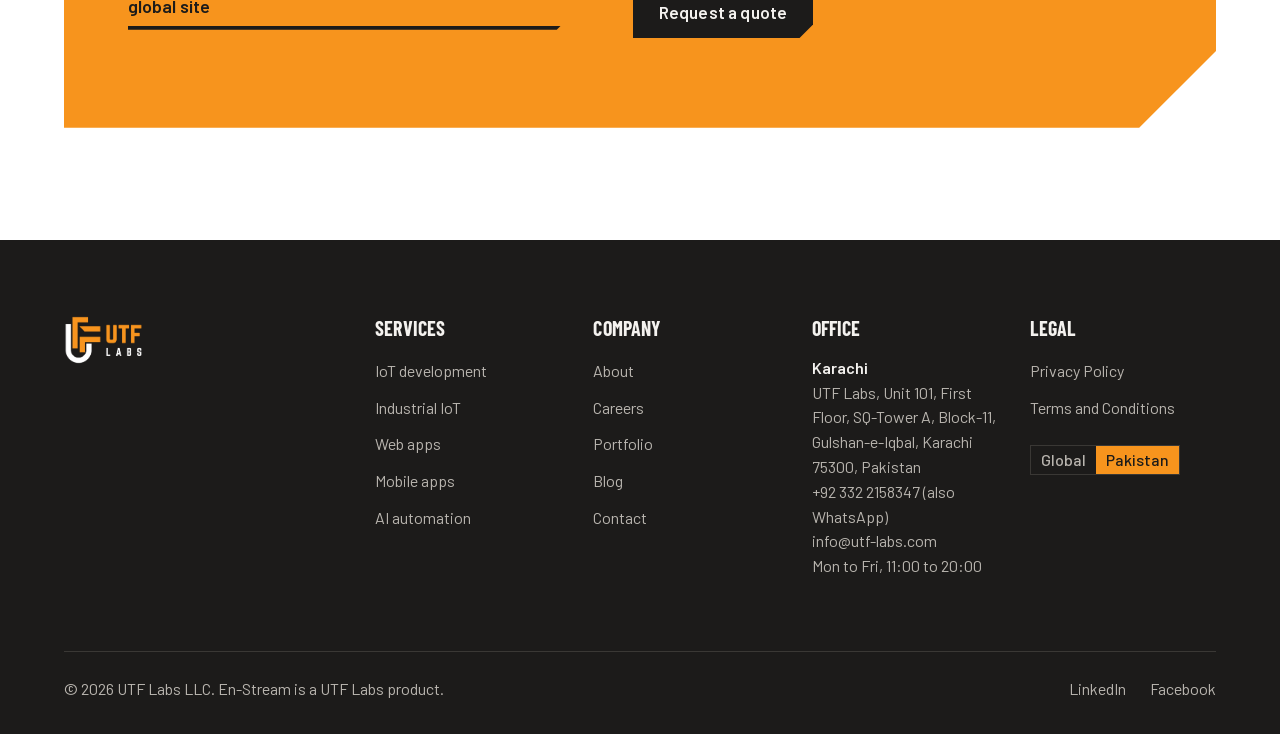
<file: site-impeccable/pk/index.html>
<!DOCTYPE html>
<html lang="en-PK">
<head>
<meta charset="utf-8">
<script>document.documentElement.classList.add("js");(function(){try{var q=/[?&]theme=(dark|light)/.exec(location.search);var t=q?q[1]:localStorage.getItem("utf-theme");if(!t)t=matchMedia("(prefers-color-scheme: dark)").matches?"dark":"light";document.documentElement.setAttribute("data-theme",t)}catch(e){}})()</script>
<meta name="viewport" content="width=device-width, initial-scale=1">
<title>IoT, Web App & AI Automation Company in Karachi | UTF Labs</title>
<meta name="description" content="Karachi software company building IoT and industrial IoT, custom web and mobile apps, and AI automation since 2017. Request a quote today.">
<link rel="canonical" href="https://www.utf-labs.com/pk/">
<link rel="alternate" hreflang="en-PK" href="https://www.utf-labs.com/pk/">
<link rel="alternate" hreflang="en" href="https://www.utf-labs.com/">
<link rel="alternate" hreflang="x-default" href="https://www.utf-labs.com/">
<meta name="theme-color" content="#F7941D">
<meta name="color-scheme" content="light dark">
<link rel="preload" href="/site-impeccable/assets/fonts/barlow-condensed-700-latin.woff2" as="font" type="font/woff2" crossorigin>
<link rel="preload" href="/site-impeccable/assets/fonts/barlow-400-latin.woff2" as="font" type="font/woff2" crossorigin>
<link rel="stylesheet" href="/site-impeccable/assets/css/site.css">
<script type="application/ld+json">
{
  "@context": "https://schema.org",
  "@graph": [
    {
      "@type": "Organization",
      "@id": "https://www.utf-labs.com/#organization",
      "name": "UTF Labs",
      "url": "https://www.utf-labs.com/",
      "foundingDate": "2017-07"
    },
    {
      "@type": "ProfessionalService",
      "name": "UTF Labs, Karachi",
      "parentOrganization": {
        "@id": "https://www.utf-labs.com/#organization"
      },
      "telephone": "+92-332-2158347",
      "areaServed": "Pakistan",
      "address": {
        "@type": "PostalAddress",
        "streetAddress": "Unit 101, First Floor, SQ-Tower A, Block-11, Gulshan-e-Iqbal",
        "addressLocality": "Karachi",
        "postalCode": "75300",
        "addressCountry": "PK"
      },
      "openingHoursSpecification": {
        "@type": "OpeningHoursSpecification",
        "dayOfWeek": [
          "Monday",
          "Tuesday",
          "Wednesday",
          "Thursday",
          "Friday"
        ],
        "opens": "11:00",
        "closes": "20:00"
      }
    },
    {
      "@type": "WebPage",
      "url": "https://www.utf-labs.com/pk/",
      "inLanguage": "en-PK"
    }
  ]
}
</script>
</head>
<body>
<a class="skip" href="#main">Skip to content</a>

<svg width="0" height="0" style="position:absolute" aria-hidden="true">
  <symbol id="i-arrow" viewBox="0 0 20 20"><path d="M3 10h13M11 4.5 16.5 10 11 15.5" fill="none" stroke="currentColor" stroke-width="2.2" stroke-linecap="square"/></symbol>
  <symbol id="ic-firmware" viewBox="0 0 48 48"><g fill="none" stroke="currentColor" stroke-width="2"><rect x="11" y="11" width="26" height="26"/><path d="M17 4v7M24 4v7M31 4v7M17 37v7M24 37v7M31 37v7M4 17h7M4 24h7M4 31h7M37 17h7M37 24h7M37 31h7"/></g><path class="acc" d="M18 18h12v7l-5 5h-7z"/></symbol>
  <symbol id="ic-hardware" viewBox="0 0 48 48"><g fill="none" stroke="currentColor" stroke-width="2"><rect x="5" y="9" width="38" height="30"/><path d="M12 31h8l5-6h11M12 17h10l4 4M30 15v-0"/><circle cx="12" cy="31" r="2"/><circle cx="12" cy="17" r="2"/><circle cx="37" cy="25" r="2"/></g><path class="acc" d="M28 13h9v4l-3 3h-6z"/></symbol>
  <symbol id="ic-prototype" viewBox="0 0 48 48"><g fill="none" stroke="currentColor" stroke-width="2"><rect x="8" y="16" width="32" height="24"/><path d="M30 16V5M26 8l4-3 4 3"/><circle cx="17" cy="33" r="2.5"/><circle cx="26" cy="33" r="2.5"/></g><path class="acc" d="M13 21h22v4l-3 3H13z"/></symbol>
  <symbol id="ic-platform" viewBox="0 0 48 48"><g fill="none" stroke="currentColor" stroke-width="2"><rect x="4" y="8" width="40" height="26"/><path d="M18 42h12M24 34v8M10 27l7-7 6 5 8-9 7 6"/></g><path class="acc" d="M34 12h6v4l-2 2h-4z"/></symbol>
  <symbol id="ic-testing" viewBox="0 0 48 48"><g fill="none" stroke="currentColor" stroke-width="2"><path d="M7 33a17 17 0 0 1 34 0"/><path d="M24 33l8-11M11 33h-4M41 33h-4M24 16v-4M13 21l-3-3M35 21l3-3"/><path d="M5 40h38"/></g><path class="acc" d="M20 30h8v3l-3 3h-5z"/></symbol>
  <symbol id="ic-consulting" viewBox="0 0 48 48"><g fill="none" stroke="currentColor" stroke-width="2"><path d="M9 5h22l8 8v30H9z"/><path d="M31 5v8h8M15 21h18M15 27h18M15 33h10"/></g><path class="acc" d="M15 12h9v3l-3 3h-6z"/></symbol>
  <symbol id="ic-protocol" viewBox="0 0 48 48"><g fill="none" stroke="currentColor" stroke-width="2"><rect x="4" y="8" width="12" height="12"/><rect x="4" y="28" width="12" height="12"/><rect x="32" y="18" width="12" height="12"/><path d="M16 14h8v10h8M16 34h8V24"/></g><path class="acc" d="M34 20h8v5l-3 3h-5z"/></symbol>
  <symbol id="ic-cloud" viewBox="0 0 48 48"><g fill="none" stroke="currentColor" stroke-width="2"><path d="M13 34a8 8 0 0 1-1-16 11 11 0 0 1 21-2 9 9 0 0 1 3 18z"/><path d="M16 40v4M24 40v4M32 40v4"/></g><path class="acc" d="M19 24h10v4l-3 3h-7z"/></symbol>
  <symbol id="i-chev" viewBox="0 0 12 12"><path d="M2 4.5 6 8.5l4-4" fill="none" stroke="currentColor" stroke-width="2"/></symbol>
</svg>
<header class="site-head">
  <div class="wrap">
    <a class="brand" href="/site-impeccable/pk/" aria-label="UTF Labs home"><img class="logo-on-light" src="/site-impeccable/assets/img/logo-dark.png" alt="UTF Labs" width="850" height="600"><img class="logo-on-dark" src="/site-impeccable/assets/img/logo-white.png" alt="UTF Labs" width="850" height="600"></a>
    <button class="menu-toggle" type="button" aria-expanded="false" aria-controls="site-nav">Menu</button>
    <nav class="nav" id="site-nav" aria-label="Main">
      <ul>
        <li class="has-menu">
          <button class="nav-trigger" type="button" aria-expanded="false" aria-controls="services-menu">Services <svg aria-hidden="true"><use href="#i-chev"/></svg></button>
          <ul class="submenu" id="services-menu">
            <li><a href="/site-impeccable/services/iot-development/">IoT development</a></li>
            <li><a href="/site-impeccable/services/industrial-iot-development/">Industrial IoT</a></li>
            <li><a href="/site-impeccable/pk/web-app-development/">Web apps</a></li>
            <li><a href="/site-impeccable/pk/mobile-app-development/">Mobile apps</a></li>
            <li><a href="/site-impeccable/pk/ai-automation/">AI automation</a></li>
            </ul>
        </li>
        <li><a href="/site-impeccable/portfolio/">Portfolio</a></li>
        <li><a href="/site-impeccable/about/">About</a></li>
        <li><a href="/site-impeccable/blog/">Blog</a></li>
        <li><a href="#contact">Contact</a></li>
      </ul>
      <a class="head-phone" href="tel:+923322158347">+92 332 2158347</a>
      <a class="head-phone" href="https://wa.me/923322158347" rel="noopener">WhatsApp</a>
      <a class="btn" href="#contact">Request a quote</a>
      <div class="region" aria-label="Site region"><a href="/site-impeccable/" hreflang="en">Global</a><span aria-current="page">Pakistan</span></div>
      <button class="theme-switch" type="button" aria-pressed="false" aria-label="Dark theme"><svg class="i-moon" viewBox="0 0 20 20" aria-hidden="true"><path d="M15.5 12.5A6.5 6.5 0 0 1 7.5 4.5a6.5 6.5 0 1 0 8 8z" fill="none" stroke="currentColor" stroke-width="2"/></svg><svg class="i-sun" viewBox="0 0 20 20" aria-hidden="true"><circle cx="10" cy="10" r="3.5" fill="none" stroke="currentColor" stroke-width="2"/><path d="M10 1.5v2.5M10 16v2.5M1.5 10H4M16 10h2.5M4 4l1.8 1.8M14.2 14.2 16 16M4 16l1.8-1.8M14.2 5.8 16 4" stroke="currentColor" stroke-width="2"/></svg></button>
    </nav>
  </div>
</header>
<main id="main">
  <section class="hero hero--art" aria-labelledby="h1">
    <div class="wrap">
      <div class="field on-orange">
        <h1 id="h1" class="display"><span class="line">IoT, web and mobile apps</span> <span class="line">and AI automation in</span> <span class="line">Karachi, Pakistan</span></h1>
        <div class="hero-copy">
          <div class="copy-col">
          <p class="lead">UTF Labs is a Karachi engineering company. We build IoT and industrial IoT systems, custom web and mobile apps, and AI automation for businesses in Pakistan and abroad. We have worked since 2017 and have delivered 250+ projects.</p>
          <div class="hero-actions">
            <a class="btn btn--ink" href="#contact">Request a quote</a>
            <a class="btn btn--line" href="tel:+923322158347">Call +92 332 2158347</a>
            <a class="btn btn--line" href="https://wa.me/923322158347" rel="noopener">WhatsApp</a>
          </div>
          </div>
          <div class="art-wrap">
<svg class="hero-art art-stack" viewBox="0 0 440 560" role="img" aria-labelledby="art-stack-t">
  <title id="art-stack-t">Diagram: a circuit board sends data through a gateway to the cloud, which feeds a web dashboard and a mobile app</title>
  <g fill="none" stroke="currentColor" stroke-width="2.5">
    <g stroke-dasharray="6 7">
      <path d="M260 95H300V200"/>
      <path d="M200 232H160V318"/>
      <path d="M160 390V420"/>
      <path d="M232 370H358V410"/>
    </g>
    <!-- board -->
    <rect x="40" y="30" width="220" height="130" class="pn"/>
    <rect x="112" y="62" width="64" height="64" class="pn"/>
    <path d="M122 54v8M136 54v8M152 54v8M166 54v8M122 126v8M136 126v8M152 126v8M166 126v8M104 72h8M104 94h8M104 116h8M176 72h8M176 94h8M176 116h8"/>
    <path d="M54 144h38l10-10M206 46v26h38"/>
    <circle cx="58" cy="48" r="5"/><circle cx="240" cy="142" r="5"/><circle cx="222" cy="112" r="4"/>
    <!-- gateway -->
    <rect x="200" y="200" width="200" height="64" class="pn"/>
    <path d="M380 200v-28M372 166l8 6 8-6"/>
    <rect x="216" y="224" width="12" height="12"/><rect x="236" y="224" width="12" height="12"/>
    <path d="M272 232h92"/>
    <!-- cloud -->
    <path d="M100 390a26 26 0 0 1 0-52a40 40 0 0 1 76-14a32 32 0 0 1 44 28a19 19 0 0 1-2 38z" class="pn"/>
    <path d="M130 366h60M130 352h34"/>
    <!-- dashboard -->
    <rect x="40" y="420" width="220" height="116" class="pn"/>
    <path d="M40 444h220"/>
    <path d="M64 516V492M84 516V476M104 516V498M124 516V466"/>
    <path d="M150 506l20-18 16 10 26-28"/>
    <!-- phone -->
    <rect x="320" y="410" width="80" height="130" class="pn"/>
    <path d="M334 434h52M334 450h52M334 466h32M348 526h24"/>
  </g>
  <g class="acc">
    <path d="M121 71h46v34l-12 12h-34z"/>
    <path d="M236 224h12v8l-4 4h-8z"/>
    <path d="M206 428h44v8l-4 4h-40z"/>
    <path d="M334 484h52v10l-4 4h-48z"/>
  </g>
  <g fill="currentColor">
    <rect class="pulse p1" x="-5" y="-5" width="10" height="10"/>
    <rect class="pulse p2" x="-5" y="-5" width="10" height="10"/>
    <rect class="pulse p3" x="-5" y="-5" width="10" height="10"/>
    <rect class="pulse p4" x="-5" y="-5" width="10" height="10"/>
  </g>
</svg>
          </div>
        </div>
      </div>
    </div>
  </section>

  <section class="proof" aria-label="UTF Labs in numbers">
    <div class="wrap">
      <ul>
        <li><span>Working since 2017, from Karachi</span></li>
        <li><span><strong>250+</strong>projects</span></li>
        <li><span>Clients in the US, Europe and Australia</span></li>
        <li><span><a href="https://www.upwork.com/agencies/utflabs/" rel="noopener">100% Job Success, Top Rated on Upwork</a></span></li>
      </ul>
    </div>
  </section>
  <section class="section section--quiet" aria-labelledby="ways-h">
    <div class="wrap">
      <div class="section-head">
        <h2 id="ways-h" class="display">What we do</h2>
      </div>
      <div class="ways">
        <article class="way way--2"><h3>IoT and industrial IoT</h3><div><p>Energy and process monitoring, device firmware and connected products. Our own energy management product, En-Stream, is built in this office: gateways read your existing meters and show consumption in one dashboard.</p><div class="link-row"><a class="arrow-link" href="/site-impeccable/services/industrial-iot-development/">Industrial IoT development <svg aria-hidden="true"><use href="#i-arrow"/></svg></a><a class="arrow-link" href="/site-impeccable/services/iot-development/">IoT product development <svg aria-hidden="true"><use href="#i-arrow"/></svg></a></div></div></article>
        <article class="way way--2"><h3>Custom web and mobile apps</h3><div><p>Business portals, dashboards, learning platforms and customer apps. We study your process first, design the screens, build the front end and back end, and test on real devices and browsers.</p><div class="link-row"><a class="arrow-link" href="/site-impeccable/pk/web-app-development/">Web app development <svg aria-hidden="true"><use href="#i-arrow"/></svg></a><a class="arrow-link" href="/site-impeccable/pk/mobile-app-development/">Mobile app development <svg aria-hidden="true"><use href="#i-arrow"/></svg></a></div></div></article>
        <article class="way way--2"><h3>AI automation</h3><div><p>Workflows that qualify leads, onboard customers, triage claims and move data between the tools you already use. We build them with tools such as n8n, Make.com and the OpenAI API, connected to your own systems.</p><div class="link-row"><a class="arrow-link" href="/site-impeccable/pk/ai-automation/">AI automation <svg aria-hidden="true"><use href="#i-arrow"/></svg></a></div></div></article>
      </div>
    </div>
  </section>
  <section class="section" aria-labelledby="work-h">
    <div class="wrap">
      <div class="section-head">
        <h2 id="work-h" class="display">Work from our portfolio</h2>
      </div>
      <ul class="cards">
        <li><span class="tag">IoT</span><h3>En-Stream</h3><p>Energy management for industrial sites, built in Karachi.</p><a class="arrow-link" href="/site-impeccable/portfolio/en-stream/">Read the case study <svg aria-hidden="true"><use href="#i-arrow"/></svg></a></li>
        <li><span class="tag">Web app</span><h3>Aadaad LMS</h3><p>A learning platform for accounting professionals and CPA students (Next.js, Node.js, PostgreSQL).</p></li>
        <li><span class="tag">Web app</span><h3>Construction procurement platform</h3><p>One place to post projects, collect bids and choose a winner.</p></li>
        <li><span class="tag">Automation</span><h3>Automated KYC and credit onboarding</h3><p>From application to approval in one secure workflow.</p></li>
        <li><span class="tag">Automation</span><h3>AI voice sales agent</h3><p>An agent that calls leads, qualifies them and books demos.</p></li>
        <li><span class="tag">Web app</span><h3>Travel and tourism management portal</h3><p>Booking, visa processing and logistics in one system.</p></li>
      </ul>
      <div class="work-foot"><a class="arrow-link" href="/site-impeccable/portfolio/">See all projects <svg aria-hidden="true"><use href="#i-arrow"/></svg></a></div>
    </div>
  </section>
  <section class="section section--ink on-ink" aria-labelledby="process-h">
    <div class="wrap">
      <div class="section-head">
        <h2 id="process-h" class="display">How a project starts</h2>
      </div>
      <ol class="steps">
        <li><span class="num" aria-hidden="true">1</span><h3>Call or message us</h3><p>Tell us what you need. We ask about your process, your users and your deadline.</p></li>
        <li><span class="num" aria-hidden="true">2</span><h3>We scope it</h3><p>You get a written scope, a plan and a quote. We do not publish prices, because cost depends on what you build.</p></li>
        <li><span class="num" aria-hidden="true">3</span><h3>We build and support it</h3><p>You see working versions as we go, and we keep supporting the product after launch.</p></li>
      </ol>
    </div>
  </section>
  <section class="section section--quiet" aria-labelledby="faq-h">
    <div class="wrap">
      <div class="section-head">
        <h2 id="faq-h" class="display">Quick answers</h2>
      </div>
      <dl class="answers">
        <div><dt>Where is UTF Labs in Karachi?</dt><dd>Unit 101, First Floor, SQ-Tower A, Block-11, Gulshan-e-Iqbal, Karachi 75300. We are open Monday to Friday, 11:00 to 20:00.</dd></div>
        <div><dt>What does UTF Labs build?</dt><dd>IoT and industrial IoT systems, custom web and mobile apps, and AI automation. We also build En-Stream, an energy management product.</dd></div>
        <div><dt>Do you work with companies outside Karachi?</dt><dd>Yes. We work remotely, so your location does not matter. We have clients in the US, Europe and Australia.</dd></div>
        <div><dt>How much does a project cost?</dt><dd>It depends on scope. We quote after a call, and we do not publish rates.</dd></div>
      </dl>
    </div>
  </section>
  <section class="close" id="contact" aria-labelledby="close-h">
    <div class="wrap">
      <div class="field on-orange">
        <div>
          <h2 id="close-h" class="display">UTF Labs, Karachi</h2>
          <address class="close-address">Unit 101, First Floor, SQ-Tower A, Block-11, Gulshan-e-Iqbal, Karachi 75300, Pakistan<br>
          Phone: <a href="tel:+923322158347">+92 332 2158347</a><br>
          Email: <a href="mailto:info@utf-labs.com">info@utf-labs.com</a><br>
          Mon to Fri, 11:00 to 20:00</address>
          <p class="mt-m"><a class="arrow-link" href="https://www.google.com/maps/search/?api=1&amp;query=SQ-Tower+A+Block-11+Gulshan-e-Iqbal+Karachi" rel="noopener">Open in Google Maps <svg aria-hidden="true"><use href="#i-arrow"/></svg></a></p>
          <p class="mt-s"><a class="arrow-link" href="/site-impeccable/" hreflang="en">Hiring engineers from outside Pakistan? See our global site <svg aria-hidden="true"><use href="#i-arrow"/></svg></a></p>
        </div>
        <form class="form" action="/site-impeccable/contact/" method="post" novalidate>
          <div>
            <label for="f-name">Name</label>
            <input id="f-name" name="name" type="text" autocomplete="name" required aria-describedby="e-name">
            <p class="err" id="e-name">Enter your name.</p>
          </div>
          <div>
            <label for="f-email">Work email</label>
            <input id="f-email" name="email" type="email" autocomplete="email" required aria-describedby="e-email">
            <p class="err" id="e-email">Enter a work email, like name@company.com.</p>
          </div>
          <div class="full">
            <label for="f-company">Company <span>(optional)</span></label>
            <input id="f-company" name="company" type="text" autocomplete="organization">
          </div>
          <div class="full">
            <label for="f-msg">What are you building or what do you need?</label>
            <textarea id="f-msg" name="message" required aria-describedby="e-msg"></textarea>
            <p class="err" id="e-msg">Tell us a little about what you need.</p>
          </div>
          <div class="form-actions">
            <button class="btn btn--ink" type="submit">Request a quote</button>
          </div>
        </form>
      </div>
    </div>
  </section>
</main>

<footer class="site-foot on-ink">
  <div class="wrap">
    <div class="top">
      <div class="brand-col">
        <a href="/site-impeccable/pk/" aria-label="UTF Labs home"><img src="/site-impeccable/assets/img/logo-white.png" alt="UTF Labs" width="850" height="600" loading="lazy"></a>
      </div>
      <div>
        <h2>Services</h2>
        <ul>
          <li><a href="/site-impeccable/services/iot-development/">IoT development</a></li>
          <li><a href="/site-impeccable/services/industrial-iot-development/">Industrial IoT</a></li>
          <li><a href="/site-impeccable/pk/web-app-development/">Web apps</a></li>
          <li><a href="/site-impeccable/pk/mobile-app-development/">Mobile apps</a></li>
          <li><a href="/site-impeccable/pk/ai-automation/">AI automation</a></li>
          </ul>
      </div>
      <div>
        <h2>Company</h2>
        <ul>
          <li><a href="/site-impeccable/about/">About</a></li>
          <li><a href="/site-impeccable/careers/">Careers</a></li>
          <li><a href="/site-impeccable/portfolio/">Portfolio</a></li>
          <li><a href="/site-impeccable/blog/">Blog</a></li>
          <li><a href="#contact">Contact</a></li>
        </ul>
      </div>
      <div>
        <h2>Office</h2>
        <address><strong>Karachi</strong><br>UTF Labs, Unit 101, First Floor, SQ-Tower A, Block-11, Gulshan-e-Iqbal, Karachi 75300, Pakistan<br><a href="tel:+923322158347">+92 332 2158347</a> (also WhatsApp)<br><a href="mailto:info@utf-labs.com">info@utf-labs.com</a><br>Mon to Fri, 11:00 to 20:00</address>
      </div>
      <div>
        <h2>Legal</h2>
        <ul>
          <li><a href="/site-impeccable/privacy-policy/">Privacy Policy</a></li>
          <li><a href="/site-impeccable/terms-and-conditions/">Terms and Conditions</a></li>
        </ul>
        <div class="region region--foot" aria-label="Site region"><a href="/site-impeccable/" hreflang="en">Global</a><span aria-current="page">Pakistan</span></div>
      </div>
    </div>
    <div class="bottom">
      <p>© <span data-year>2026</span> UTF Labs LLC. En-Stream is a UTF Labs product.</p>
      <div class="social">
        <a href="https://www.linkedin.com/company/utf-labs/" rel="noopener">LinkedIn</a>
        <a href="https://www.facebook.com/utflabs" rel="noopener">Facebook</a>
      </div>
    </div>
  </div>
</footer>

<script src="/site-impeccable/assets/js/site.js" defer></script>
<!-- PREVIEW ONLY: font picker. Remove before launch. -->
<script src="/site-impeccable/assets/js/font-preview.js" defer></script>
</body>
</html>
</file>
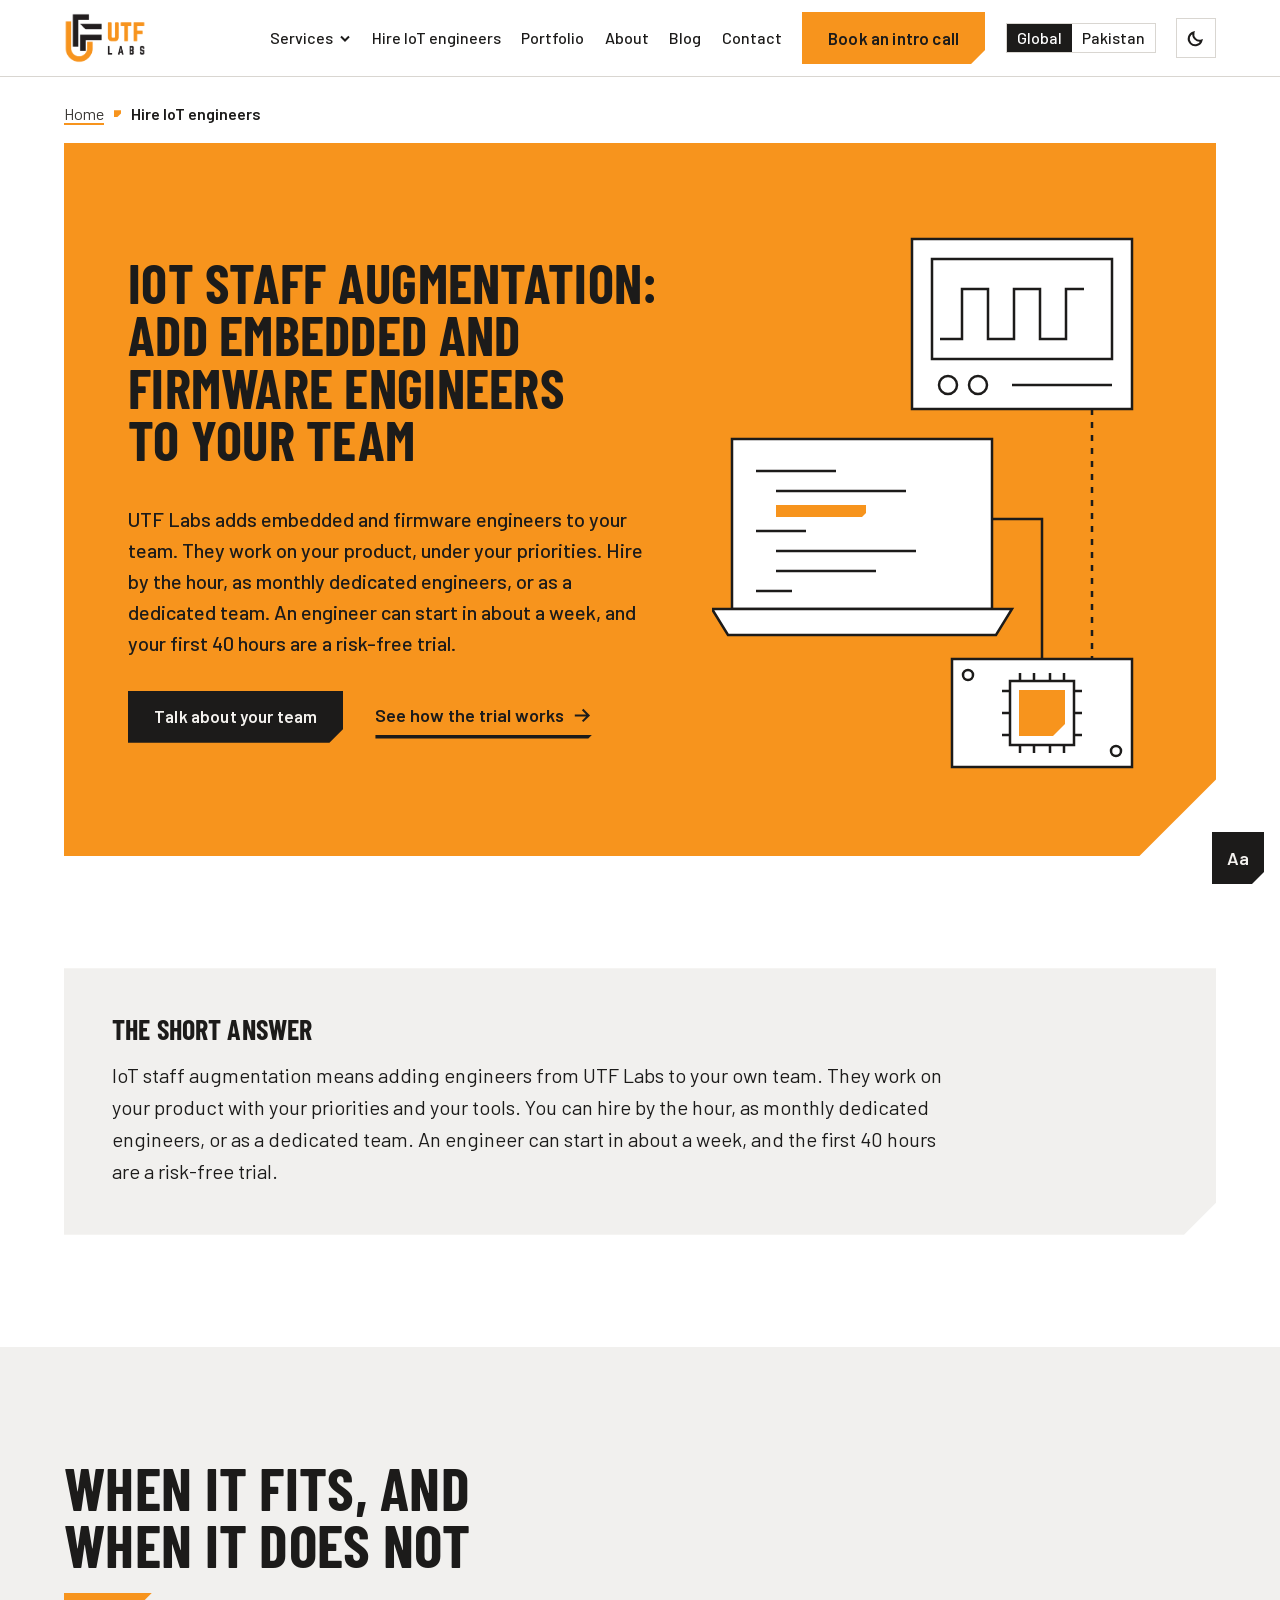
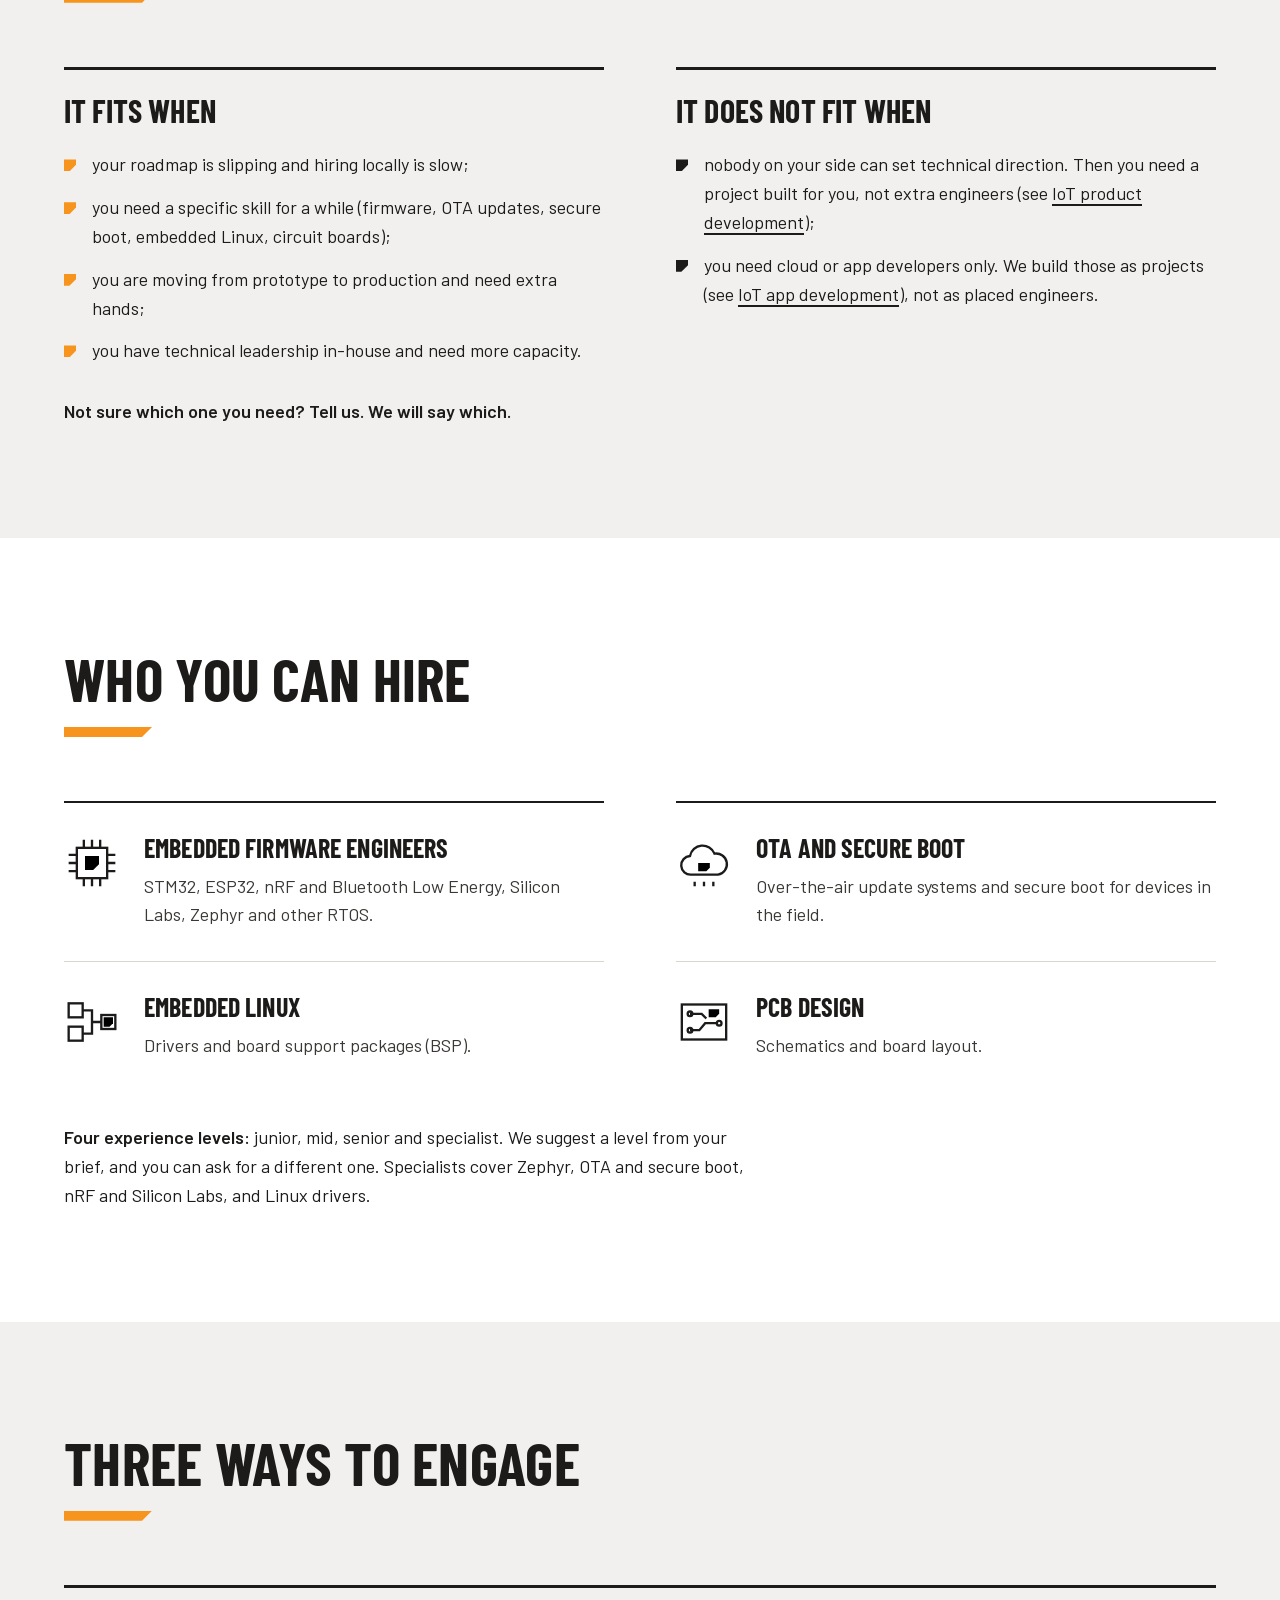
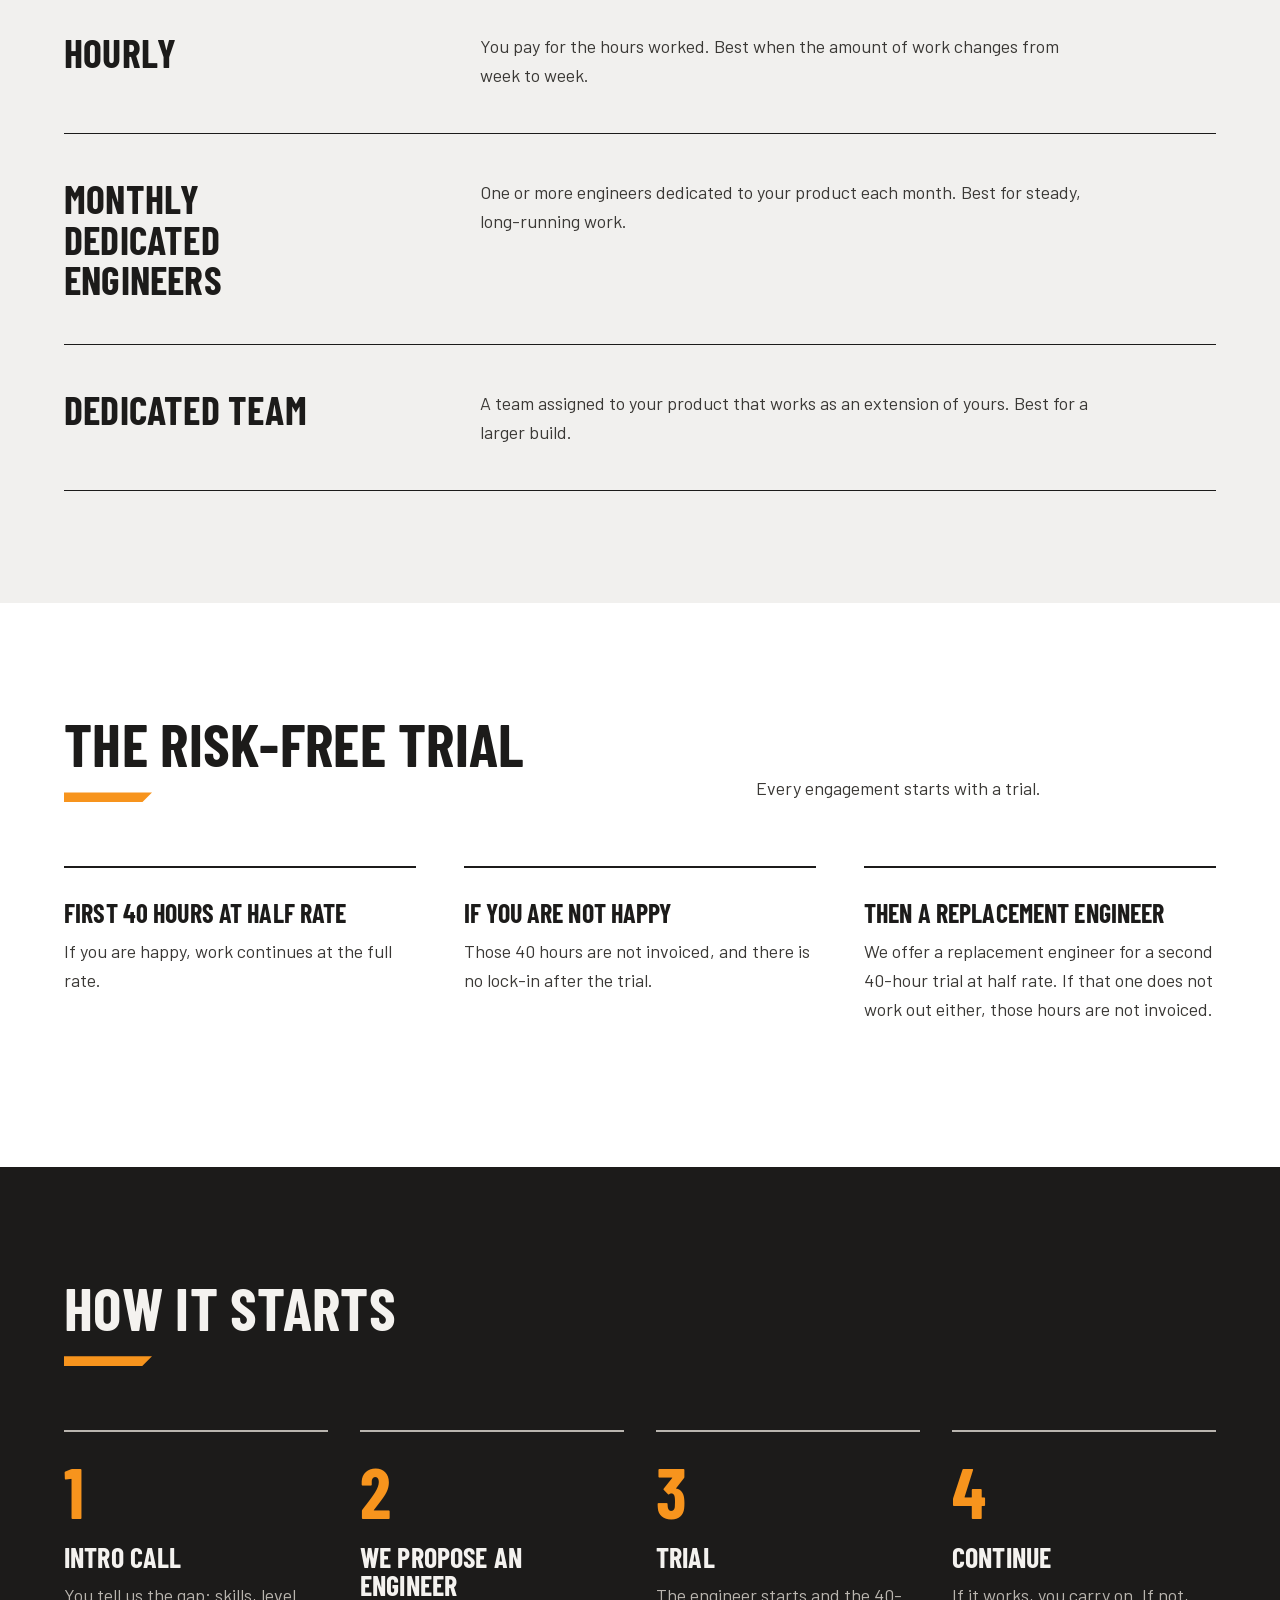
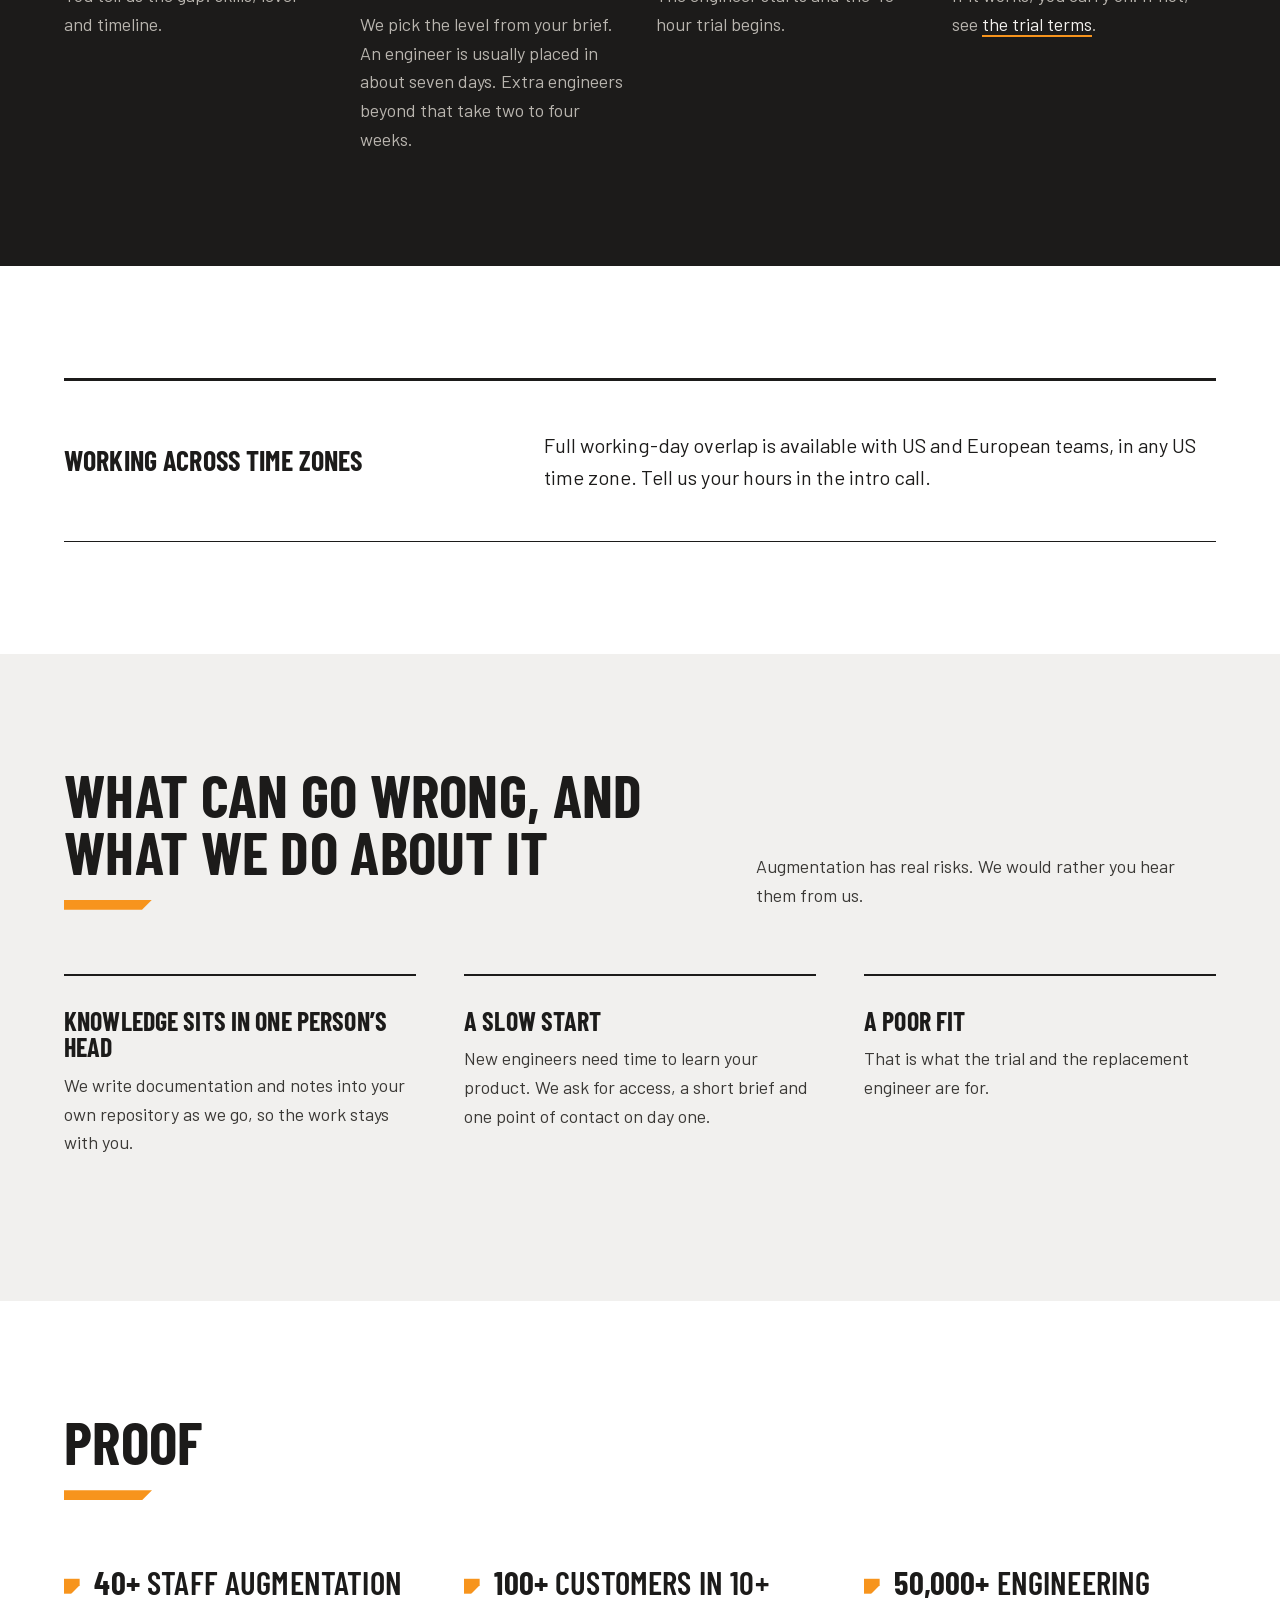
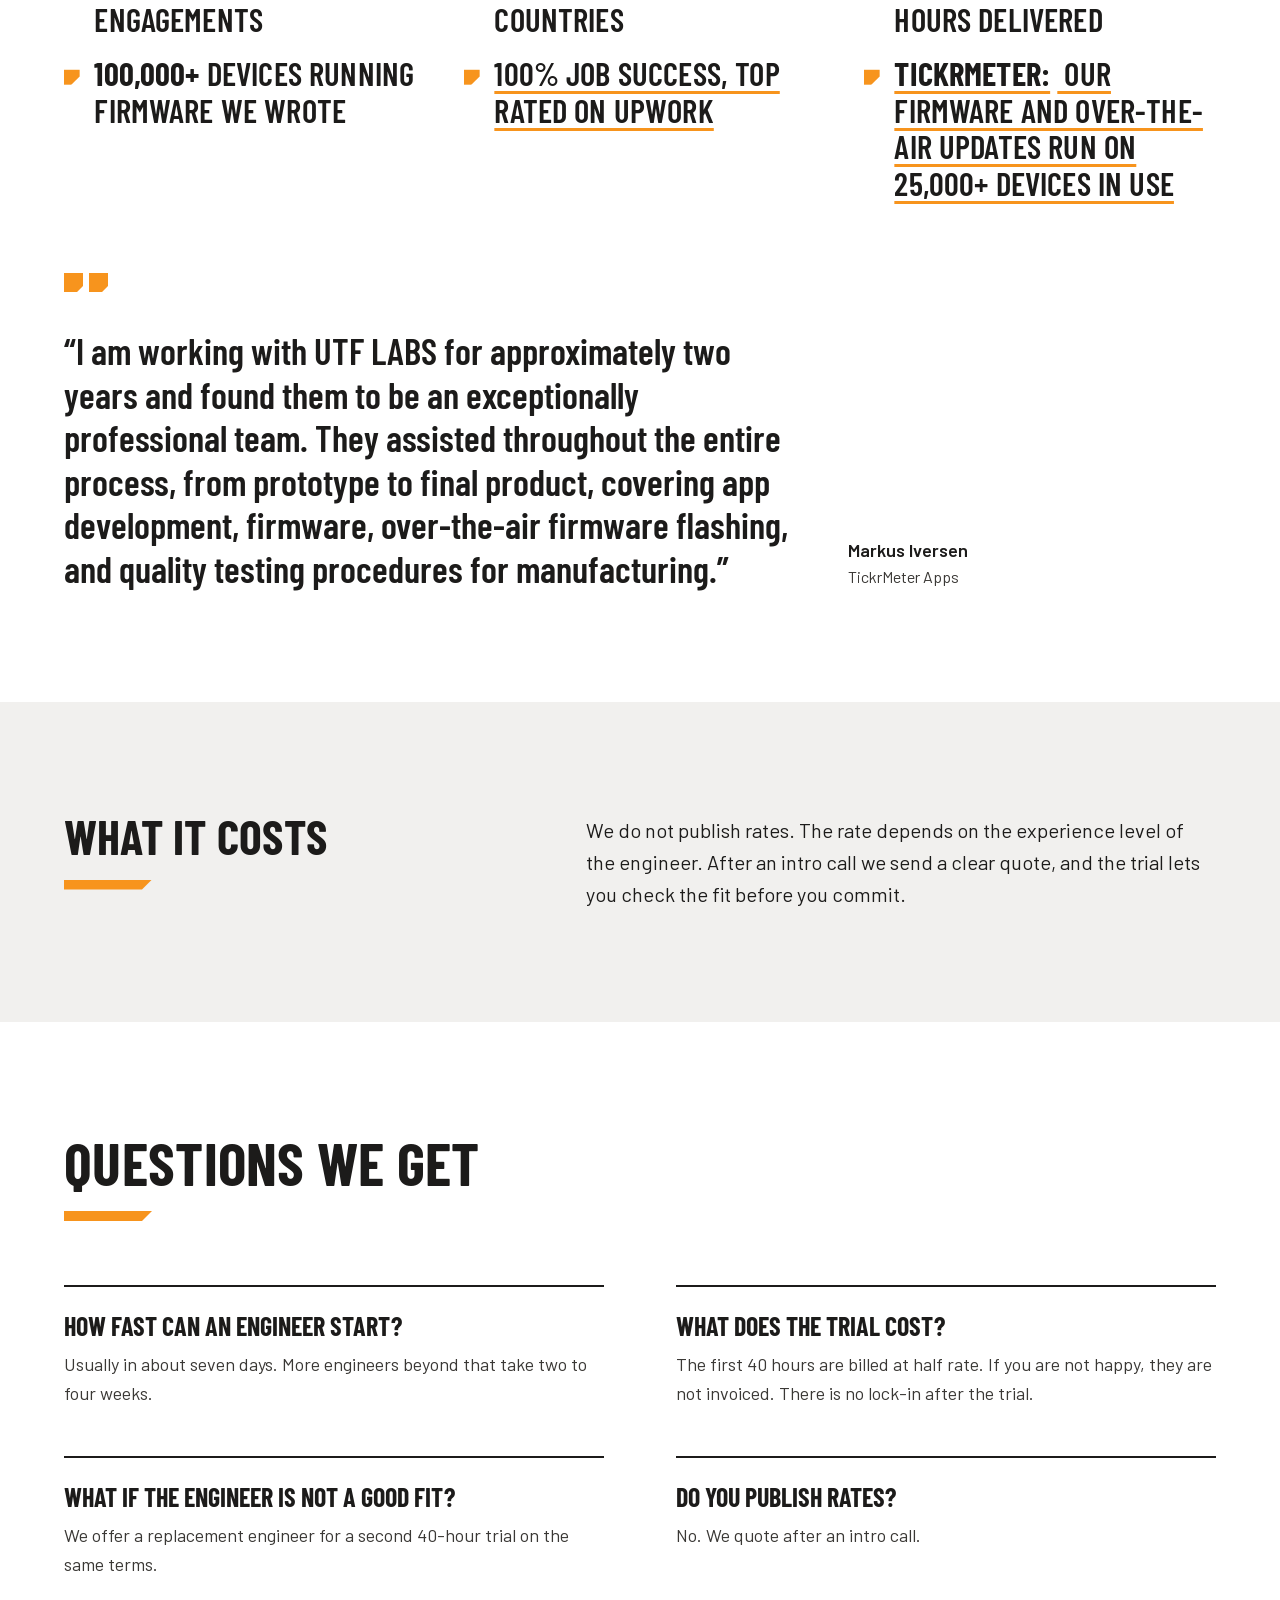
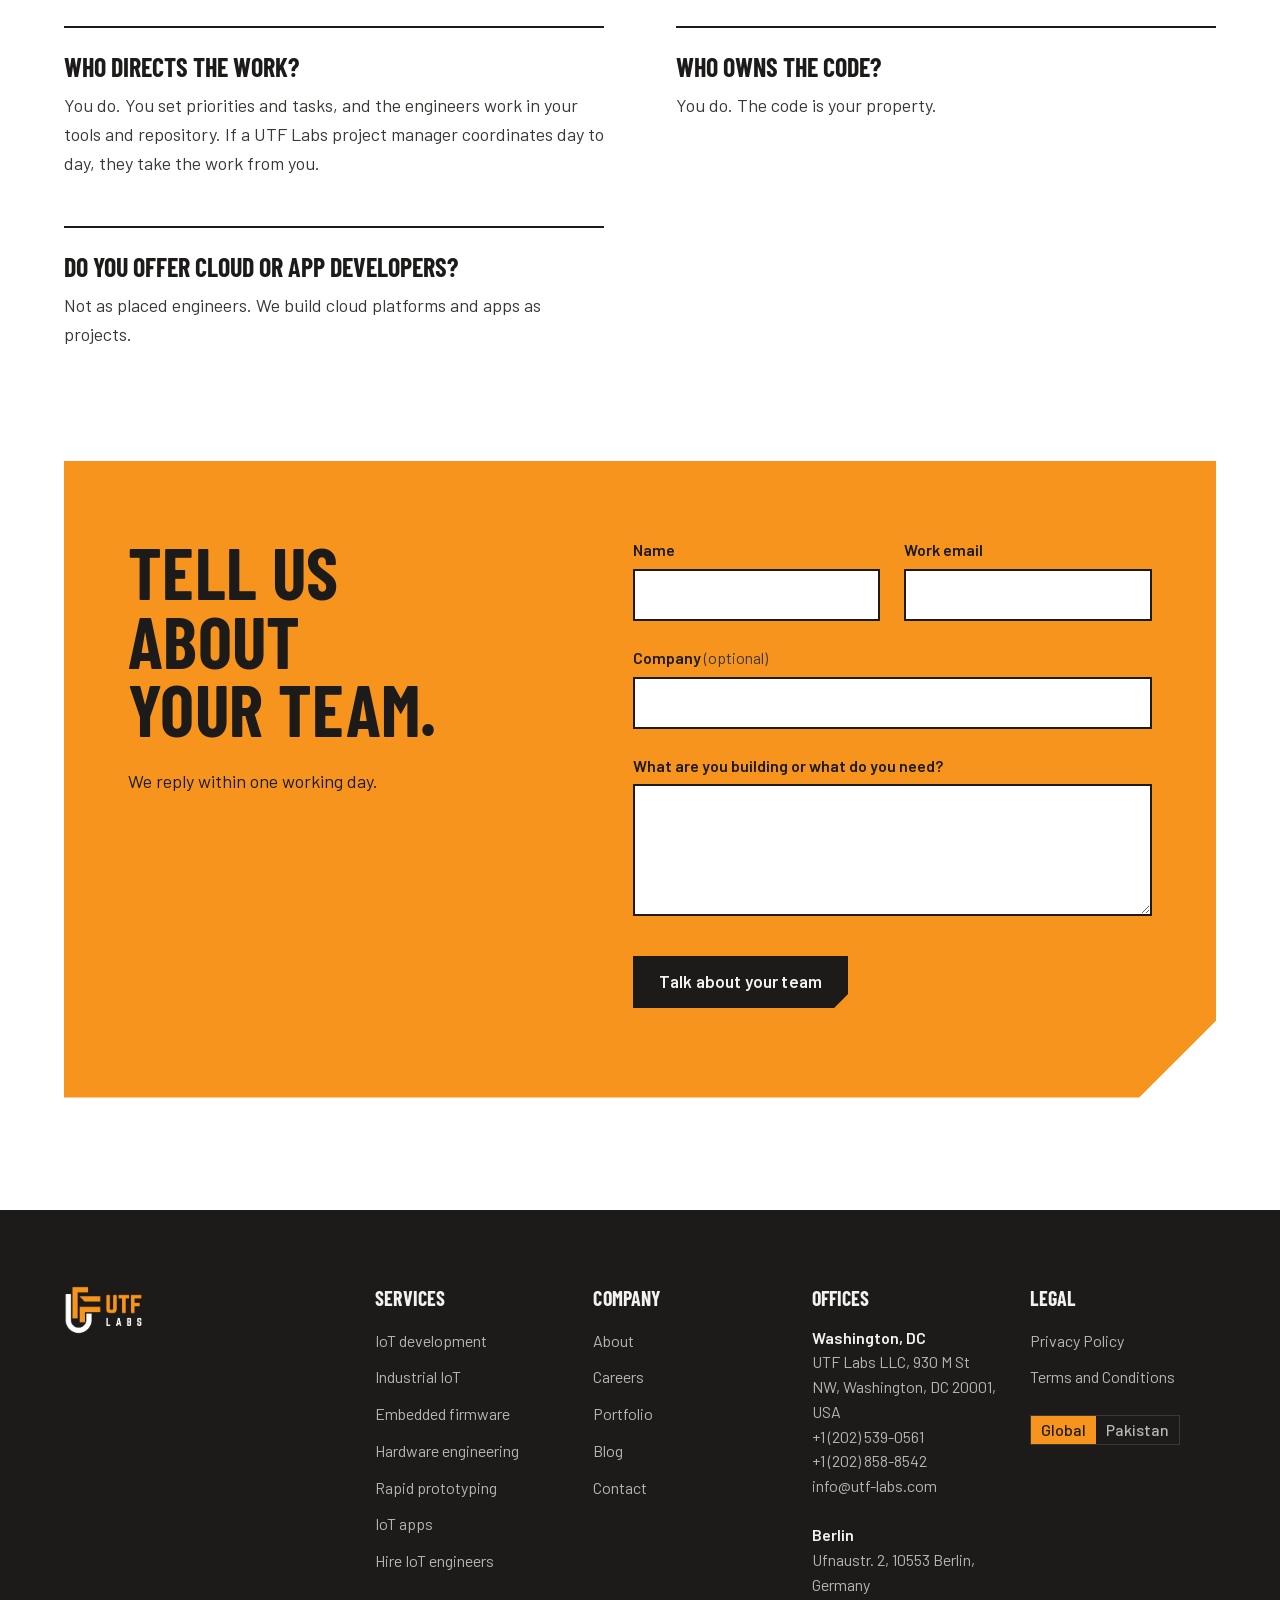
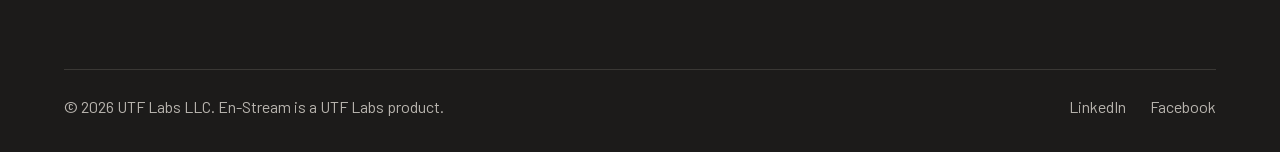
<file: site-impeccable/staff-augmentation/index.html>
<!DOCTYPE html>
<html lang="en">
<head>
<meta charset="utf-8">
<script>document.documentElement.classList.add("js");(function(){try{var q=/[?&]theme=(dark|light)/.exec(location.search);var t=q?q[1]:localStorage.getItem("utf-theme");if(!t)t=matchMedia("(prefers-color-scheme: dark)").matches?"dark":"light";document.documentElement.setAttribute("data-theme",t)}catch(e){}})()</script>
<meta name="viewport" content="width=device-width, initial-scale=1">
<title>IoT Staff Augmentation: Hire Embedded Engineers | UTF Labs</title>
<meta name="description" content="Add embedded and firmware engineers to your team: hourly, monthly or as a dedicated team. Start in about a week with a risk-free trial.">
<link rel="canonical" href="https://www.utf-labs.com/staff-augmentation/">
<meta name="theme-color" content="#F7941D">
<meta name="color-scheme" content="light dark">
<link rel="preload" href="/site-impeccable/assets/fonts/barlow-condensed-700-latin.woff2" as="font" type="font/woff2" crossorigin>
<link rel="preload" href="/site-impeccable/assets/fonts/barlow-400-latin.woff2" as="font" type="font/woff2" crossorigin>
<link rel="stylesheet" href="/site-impeccable/assets/css/site.css">
<script type="application/ld+json">
{
  "@context": "https://schema.org",
  "@graph": [
    {
      "@type": "Service",
      "serviceType": "IoT staff augmentation",
      "provider": {
        "@id": "https://www.utf-labs.com/#organization"
      },
      "areaServed": [
        "United States",
        "European Union"
      ],
      "url": "https://www.utf-labs.com/staff-augmentation/"
    },
    {
      "@type": "BreadcrumbList",
      "itemListElement": [
        {
          "@type": "ListItem",
          "position": 1,
          "name": "Home",
          "item": "https://www.utf-labs.com/"
        },
        {
          "@type": "ListItem",
          "position": 2,
          "name": "Hire IoT engineers",
          "item": "https://www.utf-labs.com/staff-augmentation/"
        }
      ]
    }
  ]
}
</script>
</head>
<body>
<a class="skip" href="#main">Skip to content</a>

<svg width="0" height="0" style="position:absolute" aria-hidden="true">
  <symbol id="i-arrow" viewBox="0 0 20 20"><path d="M3 10h13M11 4.5 16.5 10 11 15.5" fill="none" stroke="currentColor" stroke-width="2.2" stroke-linecap="square"/></symbol>
  <symbol id="ic-firmware" viewBox="0 0 48 48"><g fill="none" stroke="currentColor" stroke-width="2"><rect x="11" y="11" width="26" height="26"/><path d="M17 4v7M24 4v7M31 4v7M17 37v7M24 37v7M31 37v7M4 17h7M4 24h7M4 31h7M37 17h7M37 24h7M37 31h7"/></g><path class="acc" d="M18 18h12v7l-5 5h-7z"/></symbol>
  <symbol id="ic-hardware" viewBox="0 0 48 48"><g fill="none" stroke="currentColor" stroke-width="2"><rect x="5" y="9" width="38" height="30"/><path d="M12 31h8l5-6h11M12 17h10l4 4M30 15v-0"/><circle cx="12" cy="31" r="2"/><circle cx="12" cy="17" r="2"/><circle cx="37" cy="25" r="2"/></g><path class="acc" d="M28 13h9v4l-3 3h-6z"/></symbol>
  <symbol id="ic-prototype" viewBox="0 0 48 48"><g fill="none" stroke="currentColor" stroke-width="2"><rect x="8" y="16" width="32" height="24"/><path d="M30 16V5M26 8l4-3 4 3"/><circle cx="17" cy="33" r="2.5"/><circle cx="26" cy="33" r="2.5"/></g><path class="acc" d="M13 21h22v4l-3 3H13z"/></symbol>
  <symbol id="ic-platform" viewBox="0 0 48 48"><g fill="none" stroke="currentColor" stroke-width="2"><rect x="4" y="8" width="40" height="26"/><path d="M18 42h12M24 34v8M10 27l7-7 6 5 8-9 7 6"/></g><path class="acc" d="M34 12h6v4l-2 2h-4z"/></symbol>
  <symbol id="ic-testing" viewBox="0 0 48 48"><g fill="none" stroke="currentColor" stroke-width="2"><path d="M7 33a17 17 0 0 1 34 0"/><path d="M24 33l8-11M11 33h-4M41 33h-4M24 16v-4M13 21l-3-3M35 21l3-3"/><path d="M5 40h38"/></g><path class="acc" d="M20 30h8v3l-3 3h-5z"/></symbol>
  <symbol id="ic-consulting" viewBox="0 0 48 48"><g fill="none" stroke="currentColor" stroke-width="2"><path d="M9 5h22l8 8v30H9z"/><path d="M31 5v8h8M15 21h18M15 27h18M15 33h10"/></g><path class="acc" d="M15 12h9v3l-3 3h-6z"/></symbol>
  <symbol id="ic-protocol" viewBox="0 0 48 48"><g fill="none" stroke="currentColor" stroke-width="2"><rect x="4" y="8" width="12" height="12"/><rect x="4" y="28" width="12" height="12"/><rect x="32" y="18" width="12" height="12"/><path d="M16 14h8v10h8M16 34h8V24"/></g><path class="acc" d="M34 20h8v5l-3 3h-5z"/></symbol>
  <symbol id="ic-cloud" viewBox="0 0 48 48"><g fill="none" stroke="currentColor" stroke-width="2"><path d="M13 34a8 8 0 0 1-1-16 11 11 0 0 1 21-2 9 9 0 0 1 3 18z"/><path d="M16 40v4M24 40v4M32 40v4"/></g><path class="acc" d="M19 24h10v4l-3 3h-7z"/></symbol>
  <symbol id="i-chev" viewBox="0 0 12 12"><path d="M2 4.5 6 8.5l4-4" fill="none" stroke="currentColor" stroke-width="2"/></symbol>
</svg>
<header class="site-head">
  <div class="wrap">
    <a class="brand" href="/site-impeccable/" aria-label="UTF Labs home"><img class="logo-on-light" src="/site-impeccable/assets/img/logo-dark.png" alt="UTF Labs" width="850" height="600"><img class="logo-on-dark" src="/site-impeccable/assets/img/logo-white.png" alt="UTF Labs" width="850" height="600"></a>
    <button class="menu-toggle" type="button" aria-expanded="false" aria-controls="site-nav">Menu</button>
    <nav class="nav" id="site-nav" aria-label="Main">
      <ul>
        <li class="has-menu">
          <button class="nav-trigger" type="button" aria-expanded="false" aria-controls="services-menu">Services <svg aria-hidden="true"><use href="#i-chev"/></svg></button>
          <ul class="submenu" id="services-menu">
            <li><a href="/site-impeccable/services/iot-development/">IoT development</a></li>
            <li><a href="/site-impeccable/services/industrial-iot-development/">Industrial IoT</a></li>
            <li><a href="/site-impeccable/services/embedded-firmware-development/">Embedded firmware</a></li>
            <li><a href="/site-impeccable/services/iot-hardware-design/">Hardware engineering</a></li>
            <li><a href="/site-impeccable/services/rapid-prototyping/">Rapid prototyping</a></li>
            <li><a href="/site-impeccable/services/iot-app-development/">IoT apps</a></li>
            </ul>
        </li>
        <li><a href="/site-impeccable/staff-augmentation/" aria-current="page">Hire IoT engineers</a></li>
        <li><a href="/site-impeccable/portfolio/">Portfolio</a></li>
        <li><a href="/site-impeccable/about/">About</a></li>
        <li><a href="/site-impeccable/blog/">Blog</a></li>
        <li><a href="#contact">Contact</a></li>
      </ul>
      <a class="btn" href="#contact">Book an intro call</a>
      <div class="region" aria-label="Site region"><span aria-current="page">Global</span><a href="/site-impeccable/pk/" hreflang="en-PK">Pakistan</a></div>
      <button class="theme-switch" type="button" aria-pressed="false" aria-label="Dark theme"><svg class="i-moon" viewBox="0 0 20 20" aria-hidden="true"><path d="M15.5 12.5A6.5 6.5 0 0 1 7.5 4.5a6.5 6.5 0 1 0 8 8z" fill="none" stroke="currentColor" stroke-width="2"/></svg><svg class="i-sun" viewBox="0 0 20 20" aria-hidden="true"><circle cx="10" cy="10" r="3.5" fill="none" stroke="currentColor" stroke-width="2"/><path d="M10 1.5v2.5M10 16v2.5M1.5 10H4M16 10h2.5M4 4l1.8 1.8M14.2 14.2 16 16M4 16l1.8-1.8M14.2 5.8 16 4" stroke="currentColor" stroke-width="2"/></svg></button>
    </nav>
  </div>
</header>
<main id="main">
<nav class="crumbs wrap" aria-label="Breadcrumb"><ol><li><a href="/site-impeccable/">Home</a></li><li><span aria-current="page">Hire IoT engineers</span></li></ol></nav>
  <section class="hero hero--page hero--art" aria-labelledby="h1">
    <div class="wrap">
      <div class="field on-orange">
        <h1 id="h1" class="display">IoT staff augmentation: add embedded and firmware engineers to your team</h1>
        <div class="hero-copy">
          <div class="copy-col">
          <p class="lead">UTF Labs adds embedded and firmware engineers to your team. They work on your product, under your priorities. Hire by the hour, as monthly dedicated engineers, or as a dedicated team. An engineer can start in about a week, and your first 40 hours are a risk-free trial.</p>
          <div class="hero-actions">
            <a class="btn btn--ink" href="#contact">Talk about your team</a>
            <a class="arrow-link" href="#trial">See how the trial works <svg aria-hidden="true"><use href="#i-arrow"/></svg></a>
          </div>
          </div>
          <div class="art-wrap">
<svg class="hero-art art-bench" viewBox="0 0 440 560" role="img" aria-labelledby="art-bench-t">
  <title id="art-bench-t">Diagram: an engineer's bench with a laptop showing firmware code, a cable to a circuit board, and an oscilloscope reading the board</title>
  <g fill="none" stroke="currentColor" stroke-width="2.5">
    <!-- cable and probe -->
    <path d="M280 300H330V440"/>
    <path d="M380 190V440" stroke-dasharray="6 7"/>
    <!-- oscilloscope -->
    <rect x="200" y="20" width="220" height="170" class="pn"/>
    <rect x="220" y="40" width="180" height="100"/>
    <path d="M228 120h22v-50h26v50h26v-50h26v50h26v-50h18"/>
    <circle cx="236" cy="166" r="9"/><circle cx="266" cy="166" r="9"/><path d="M300 166h100"/>
    <!-- laptop -->
    <rect x="20" y="220" width="260" height="170" class="pn"/>
    <path d="M44 252h80M64 272h130M44 312h50M64 332h140M64 352h100M44 372h36"/>
    <path d="M0 390h300l-16 26H16z" class="pn"/>
    <!-- board -->
    <rect x="240" y="440" width="180" height="108" class="pn"/>
    <rect x="298" y="462" width="64" height="64" class="pn"/>
    <path d="M308 454v8M322 454v8M338 454v8M352 454v8M308 526v8M322 526v8M338 526v8M352 526v8M290 472h8M290 494h8M290 516h8M362 472h8M362 494h8M362 516h8"/>
    <circle cx="256" cy="456" r="5"/><circle cx="404" cy="532" r="5"/>
  </g>
  <g class="acc">
    <path d="M64 286h90v8l-4 4H64z"/>
    <path d="M307 471h46v34l-12 12h-34z"/>
  </g>
  <g fill="currentColor">
    <rect class="pulse p1" x="-5" y="-5" width="10" height="10"/>
    <rect class="pulse p2" x="-5" y="-5" width="10" height="10"/>
  </g>
</svg>
          </div>
        </div>
      </div>
    </div>
  </section>
  <section class="section" aria-labelledby="short-h">
    <div class="wrap">
      <div class="answer-box">
        <h2 id="short-h" class="display h-sm">The short answer</h2>
        <p>IoT staff augmentation means adding engineers from UTF Labs to your own team. They work on your product with your priorities and your tools. You can hire by the hour, as monthly dedicated engineers, or as a dedicated team. An engineer can start in about a week, and the first 40 hours are a risk-free trial.</p>
      </div>
    </div>
  </section>
  <section class="section section--quiet" aria-labelledby="fit-h">
    <div class="wrap">
      <div class="section-head">
        <h2 id="fit-h" class="display">When it fits, and when it does not</h2>
      </div>
      <div class="pair">
        <div>
          <h3>It fits when</h3>
          <ul class="checklist">
            <li>your roadmap is slipping and hiring locally is slow;</li>
            <li>you need a specific skill for a while (firmware, OTA updates, secure boot, embedded Linux, circuit boards);</li>
            <li>you are moving from prototype to production and need extra hands;</li>
            <li>you have technical leadership in-house and need more capacity.</li>
          </ul>
        </div>
        <div>
          <h3>It does not fit when</h3>
          <ul class="checklist checklist--x">
            <li>nobody on your side can set technical direction. Then you need a project built for you, not extra engineers (see <a href="/site-impeccable/services/iot-development/">IoT product development</a>);</li>
            <li>you need cloud or app developers only. We build those as projects (see <a href="/site-impeccable/services/iot-app-development/">IoT app development</a>), not as placed engineers.</li>
          </ul>
        </div>
      </div>
      <p class="pair-after">Not sure which one you need? Tell us. We will say which.</p>
    </div>
  </section>
  <section class="section" aria-labelledby="hire-h">
    <div class="wrap">
      <div class="section-head">
        <h2 id="hire-h" class="display">Who you can hire</h2>
      </div>
      <ul class="build">
        <li class="svc"><svg class="ico" aria-hidden="true"><use href="#ic-firmware"/></svg><div><h3>Embedded firmware engineers</h3><p>STM32, ESP32, nRF and Bluetooth Low Energy, Silicon Labs, Zephyr and other RTOS.</p></div></li>
        <li class="svc"><svg class="ico" aria-hidden="true"><use href="#ic-cloud"/></svg><div><h3>OTA and secure boot</h3><p>Over-the-air update systems and secure boot for devices in the field.</p></div></li>
        <li class="svc"><svg class="ico" aria-hidden="true"><use href="#ic-protocol"/></svg><div><h3>Embedded Linux</h3><p>Drivers and board support packages (BSP).</p></div></li>
        <li class="svc"><svg class="ico" aria-hidden="true"><use href="#ic-hardware"/></svg><div><h3>PCB design</h3><p>Schematics and board layout.</p></div></li>
      </ul>
      <p class="prose mt-l"><strong>Four experience levels:</strong> junior, mid, senior and specialist. We suggest a level from your brief, and you can ask for a different one. Specialists cover Zephyr, OTA and secure boot, nRF and Silicon Labs, and Linux drivers.</p>
    </div>
  </section>
  <section class="section section--quiet" aria-labelledby="engage-h">
    <div class="wrap">
      <div class="section-head">
        <h2 id="engage-h" class="display">Three ways to engage</h2>
      </div>
      <div class="ways">
        <article class="way way--2"><h3>Hourly</h3><div><p>You pay for the hours worked. Best when the amount of work changes from week to week.</p></div></article>
        <article class="way way--2"><h3>Monthly dedicated engineers</h3><div><p>One or more engineers dedicated to your product each month. Best for steady, long-running work.</p></div></article>
        <article class="way way--2"><h3>Dedicated team</h3><div><p>A team assigned to your product that works as an extension of yours. Best for a larger build.</p></div></article>
      </div>
    </div>
  </section>
  <section class="section" id="trial" aria-labelledby="trial-h">
    <div class="wrap">
      <div class="section-head">
        <h2 id="trial-h" class="display">The risk-free trial</h2>
        <p>Every engagement starts with a trial.</p>
      </div>
      <ul class="blocks blocks--3">
        <li><h3>First 40 hours at half rate</h3><p>If you are happy, work continues at the full rate.</p></li>
        <li><h3>If you are not happy</h3><p>Those 40 hours are not invoiced, and there is no lock-in after the trial.</p></li>
        <li><h3>Then a replacement engineer</h3><p>We offer a replacement engineer for a second 40-hour trial at half rate. If that one does not work out either, those hours are not invoiced.</p></li>
      </ul>
    </div>
  </section>
  <section class="section section--ink on-ink" aria-labelledby="start-h">
    <div class="wrap">
      <div class="section-head">
        <h2 id="start-h" class="display">How it starts</h2>
      </div>
      <ol class="steps">
        <li><span class="num" aria-hidden="true">1</span><h3>Intro call</h3><p>You tell us the gap: skills, level and timeline.</p></li>
        <li><span class="num" aria-hidden="true">2</span><h3>We propose an engineer</h3><p>We pick the level from your brief. An engineer is usually placed in about seven days. Extra engineers beyond that take two to four weeks.</p></li>
        <li><span class="num" aria-hidden="true">3</span><h3>Trial</h3><p>The engineer starts and the 40-hour trial begins.</p></li>
        <li><span class="num" aria-hidden="true">4</span><h3>Continue</h3><p>If it works, you carry on. If not, see <a href="#trial">the trial terms</a>.</p></li>
      </ol>
    </div>
  </section>
  <section class="section" aria-labelledby="tz-h">
    <div class="wrap">
      <div class="band">
        <h2 id="tz-h" class="display h-sm">Working across time zones</h2>
        <p>Full working-day overlap is available with US and European teams, in any US time zone. Tell us your hours in the intro call.</p>
      </div>
    </div>
  </section>
  <section class="section section--quiet" aria-labelledby="risk-h">
    <div class="wrap">
      <div class="section-head">
        <h2 id="risk-h" class="display">What can go wrong, and what we do about it</h2>
        <p>Augmentation has real risks. We would rather you hear them from us.</p>
      </div>
      <ul class="blocks blocks--3">
        <li><h3>Knowledge sits in one person’s head</h3><p>We write documentation and notes into your own repository as we go, so the work stays with you.</p></li>
        <li><h3>A slow start</h3><p>New engineers need time to learn your product. We ask for access, a short brief and one point of contact on day one.</p></li>
        <li><h3>A poor fit</h3><p>That is what the trial and the replacement engineer are for.</p></li>
      </ul>
    </div>
  </section>
  <section class="section" aria-labelledby="proof-h">
    <div class="wrap">
      <div class="section-head"><h2 id="proof-h" class="display">Proof</h2></div>
      <div class="proof proof--inline">
        <ul>
          <li><span><strong>40+</strong>staff augmentation engagements</span></li>
          <li><span><strong>100+</strong>customers in 10+ countries</span></li>
          <li><span><strong>50,000+</strong>engineering hours delivered</span></li>
          <li><span><strong>100,000+</strong>devices running firmware we wrote</span></li>
          <li><span><a href="https://www.upwork.com/agencies/utflabs/" rel="noopener">100% Job Success, Top Rated on Upwork</a></span></li>
          <li><span><a href="/site-impeccable/portfolio/tickrmeter/"><strong>TickrMeter:</strong> our firmware and over-the-air updates run on 25,000+ devices in use</a></span></li>
        </ul>
      </div>
      <figure class="quote quote--lead quote--solo">
        <div>
          <svg class="qmark" viewBox="0 0 44 32" aria-hidden="true"><path fill="currentColor" d="M0 0h19v13l-6 6H0zM25 0h19v13l-6 6H25z"/></svg>
          <blockquote><p>“I am working with UTF LABS for approximately two years and found them to be an exceptionally professional team. They assisted throughout the entire process, from prototype to final product, covering app development, firmware, over-the-air firmware flashing, and quality testing procedures for manufacturing.”</p></blockquote>
        </div>
        <figcaption><strong>Markus Iversen</strong>TickrMeter Apps</figcaption>
      </figure>
    </div>
  </section>
  <section class="section section--quiet" aria-labelledby="cost-h">
    <div class="wrap split">
      <div class="section-head"><h2 id="cost-h" class="display">What it costs</h2></div>
      <div class="prose"><p class="lead-p">We do not publish rates. The rate depends on the experience level of the engineer. After an intro call we send a clear quote, and the trial lets you check the fit before you commit.</p></div>
    </div>
  </section>
  <section class="section" aria-labelledby="faq-h">
    <div class="wrap">
      <div class="section-head">
        <h2 id="faq-h" class="display">Questions we get</h2>
      </div>
      <dl class="answers">
        <div><dt>How fast can an engineer start?</dt><dd>Usually in about seven days. More engineers beyond that take two to four weeks.</dd></div>
        <div><dt>What does the trial cost?</dt><dd>The first 40 hours are billed at half rate. If you are not happy, they are not invoiced. There is no lock-in after the trial.</dd></div>
        <div><dt>What if the engineer is not a good fit?</dt><dd>We offer a replacement engineer for a second 40-hour trial on the same terms.</dd></div>
        <div><dt>Do you publish rates?</dt><dd>No. We quote after an intro call.</dd></div>
        <div><dt>Who directs the work?</dt><dd>You do. You set priorities and tasks, and the engineers work in your tools and repository. If a UTF Labs project manager coordinates day to day, they take the work from you.</dd></div>
        <div><dt>Who owns the code?</dt><dd>You do. The code is your property.</dd></div>
        <div><dt>Do you offer cloud or app developers?</dt><dd>Not as placed engineers. We build cloud platforms and apps as projects.</dd></div>
      </dl>
    </div>
  </section>
  <section class="close" id="contact" aria-labelledby="close-h">
    <div class="wrap">
      <div class="field on-orange">
        <div>
          <h2 id="close-h" class="display">Tell us about your team.</h2>
          <p class="note">We reply within one working day.</p>
        </div>
        <form class="form" action="/site-impeccable/contact/" method="post" novalidate>
          <div>
            <label for="f-name">Name</label>
            <input id="f-name" name="name" type="text" autocomplete="name" required aria-describedby="e-name">
            <p class="err" id="e-name">Enter your name.</p>
          </div>
          <div>
            <label for="f-email">Work email</label>
            <input id="f-email" name="email" type="email" autocomplete="email" required aria-describedby="e-email">
            <p class="err" id="e-email">Enter a work email, like name@company.com.</p>
          </div>
          <div class="full">
            <label for="f-company">Company <span>(optional)</span></label>
            <input id="f-company" name="company" type="text" autocomplete="organization">
          </div>
          <div class="full">
            <label for="f-msg">What are you building or what do you need?</label>
            <textarea id="f-msg" name="message" required aria-describedby="e-msg"></textarea>
            <p class="err" id="e-msg">Tell us a little about what you need.</p>
          </div>
          <div class="form-actions">
            <button class="btn btn--ink" type="submit">Talk about your team</button>
          </div>
        </form>
      </div>
    </div>
  </section>
</main>

<footer class="site-foot on-ink">
  <div class="wrap">
    <div class="top">
      <div class="brand-col">
        <a href="/site-impeccable/" aria-label="UTF Labs home"><img src="/site-impeccable/assets/img/logo-white.png" alt="UTF Labs" width="850" height="600" loading="lazy"></a>
      </div>
      <div>
        <h2>Services</h2>
        <ul>
          <li><a href="/site-impeccable/services/iot-development/">IoT development</a></li>
          <li><a href="/site-impeccable/services/industrial-iot-development/">Industrial IoT</a></li>
          <li><a href="/site-impeccable/services/embedded-firmware-development/">Embedded firmware</a></li>
          <li><a href="/site-impeccable/services/iot-hardware-design/">Hardware engineering</a></li>
          <li><a href="/site-impeccable/services/rapid-prototyping/">Rapid prototyping</a></li>
          <li><a href="/site-impeccable/services/iot-app-development/">IoT apps</a></li>
          <li><a href="/site-impeccable/staff-augmentation/">Hire IoT engineers</a></li>
          </ul>
      </div>
      <div>
        <h2>Company</h2>
        <ul>
          <li><a href="/site-impeccable/about/">About</a></li>
          <li><a href="/site-impeccable/careers/">Careers</a></li>
          <li><a href="/site-impeccable/portfolio/">Portfolio</a></li>
          <li><a href="/site-impeccable/blog/">Blog</a></li>
          <li><a href="#contact">Contact</a></li>
        </ul>
      </div>
      <div>
        <h2>Offices</h2>
        <address><strong>Washington, DC</strong><br>UTF Labs LLC, 930 M St NW, Washington, DC 20001, USA<br><a href="tel:+12025390561">+1 (202) 539-0561</a><br><a href="tel:+12028588542">+1 (202) 858-8542</a><br><a href="mailto:info@utf-labs.com">info@utf-labs.com</a></address>
        <address><strong>Berlin</strong><br>Ufnaustr. 2, 10553 Berlin, Germany</address>
      </div>
      <div>
        <h2>Legal</h2>
        <ul>
          <li><a href="/site-impeccable/privacy-policy/">Privacy Policy</a></li>
          <li><a href="/site-impeccable/terms-and-conditions/">Terms and Conditions</a></li>
        </ul>
        <div class="region region--foot" aria-label="Site region"><span aria-current="page">Global</span><a href="/site-impeccable/pk/" hreflang="en-PK">Pakistan</a></div>
      </div>
    </div>
    <div class="bottom">
      <p>© <span data-year>2026</span> UTF Labs LLC. En-Stream is a UTF Labs product.</p>
      <div class="social">
        <a href="https://www.linkedin.com/company/utf-labs/" rel="noopener">LinkedIn</a>
        <a href="https://www.facebook.com/utflabs" rel="noopener">Facebook</a>
      </div>
    </div>
  </div>
</footer>

<script src="/site-impeccable/assets/js/site.js" defer></script>
<!-- PREVIEW ONLY: font picker. Remove before launch. -->
<script src="/site-impeccable/assets/js/font-preview.js" defer></script>
</body>
</html>
</file>
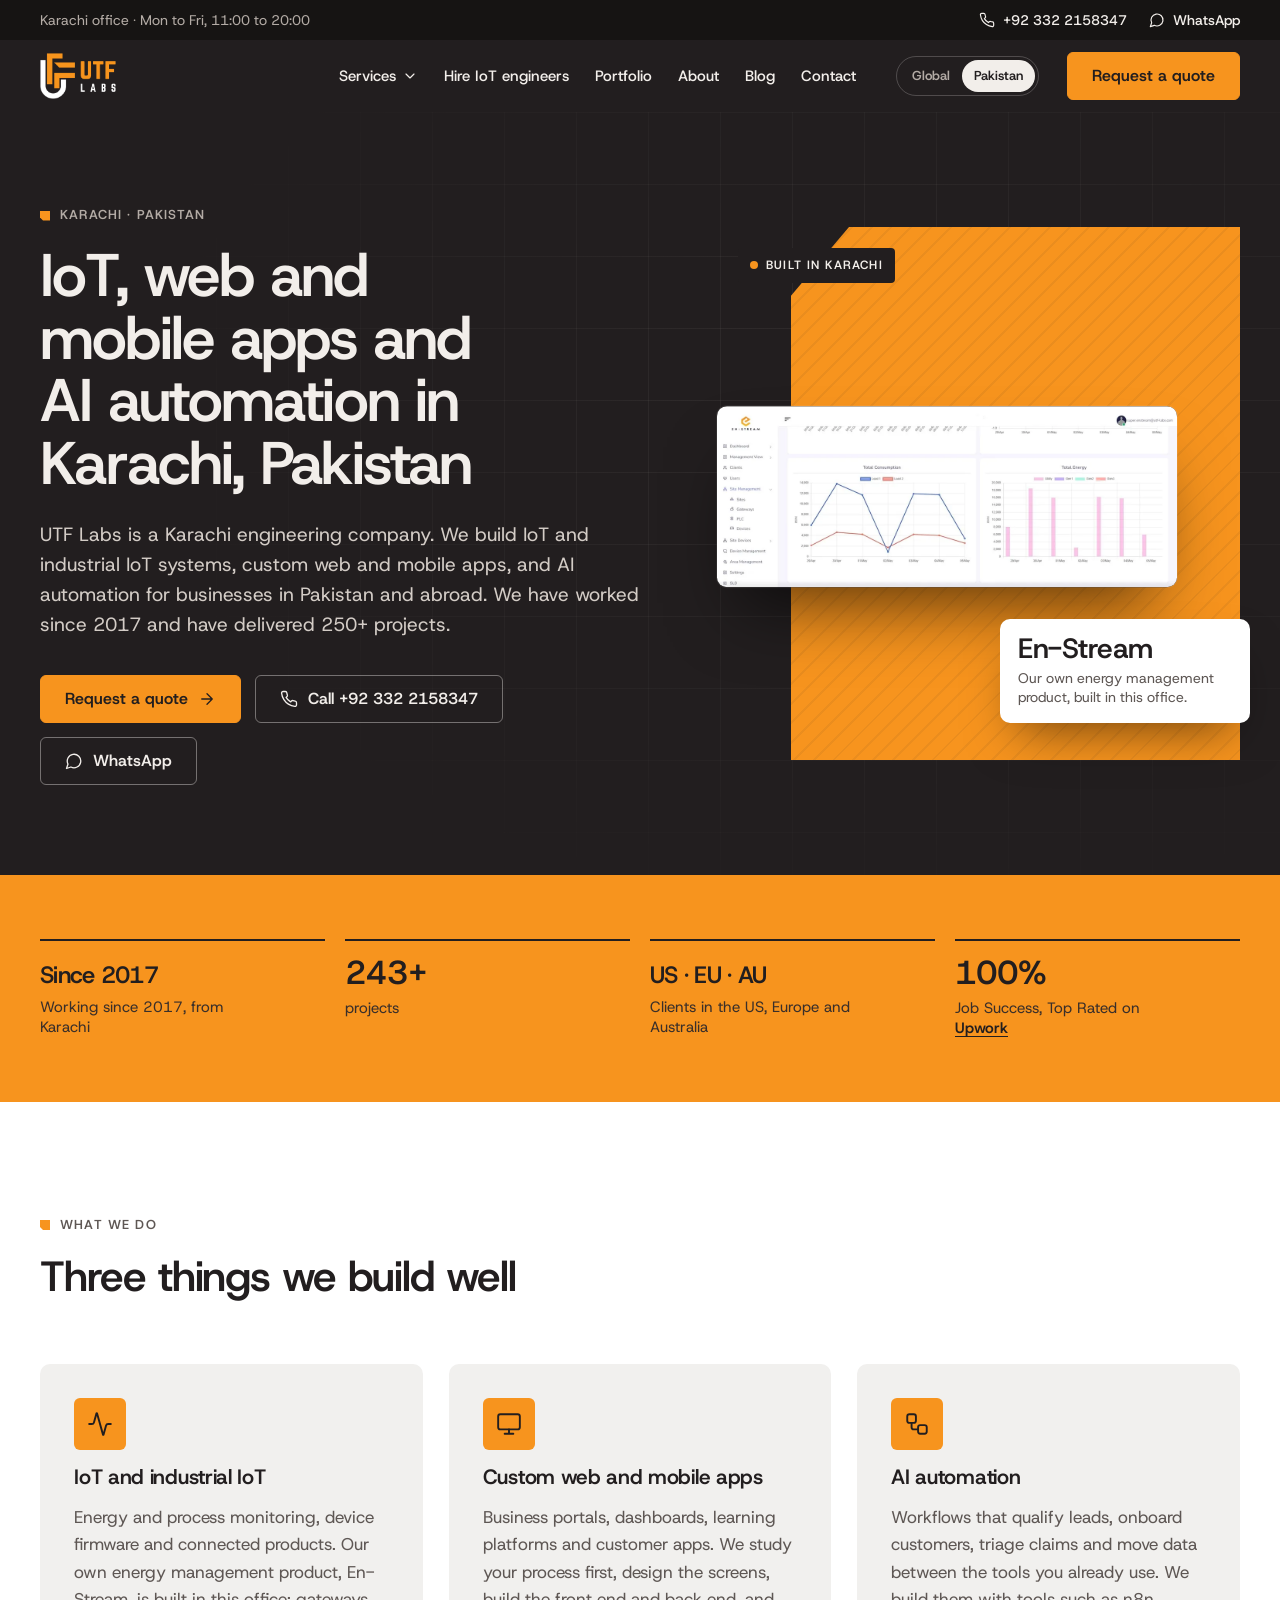
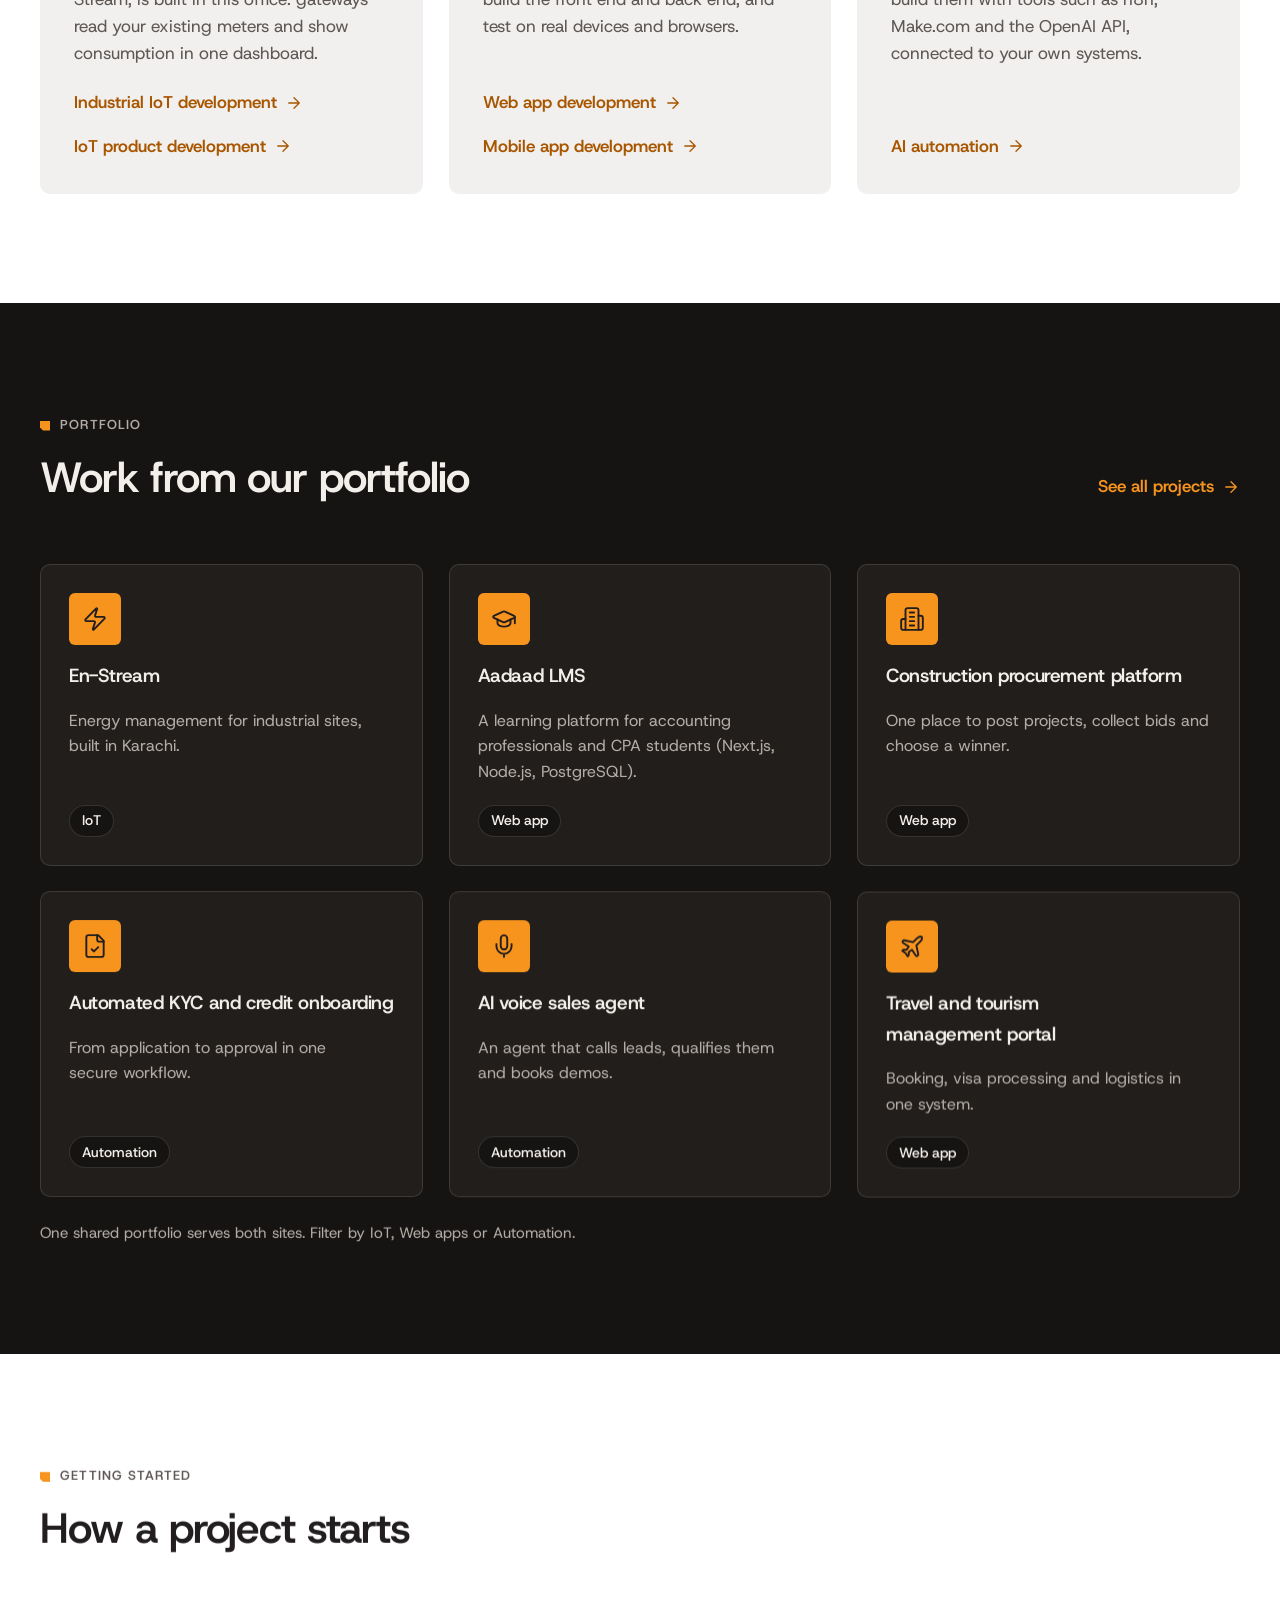
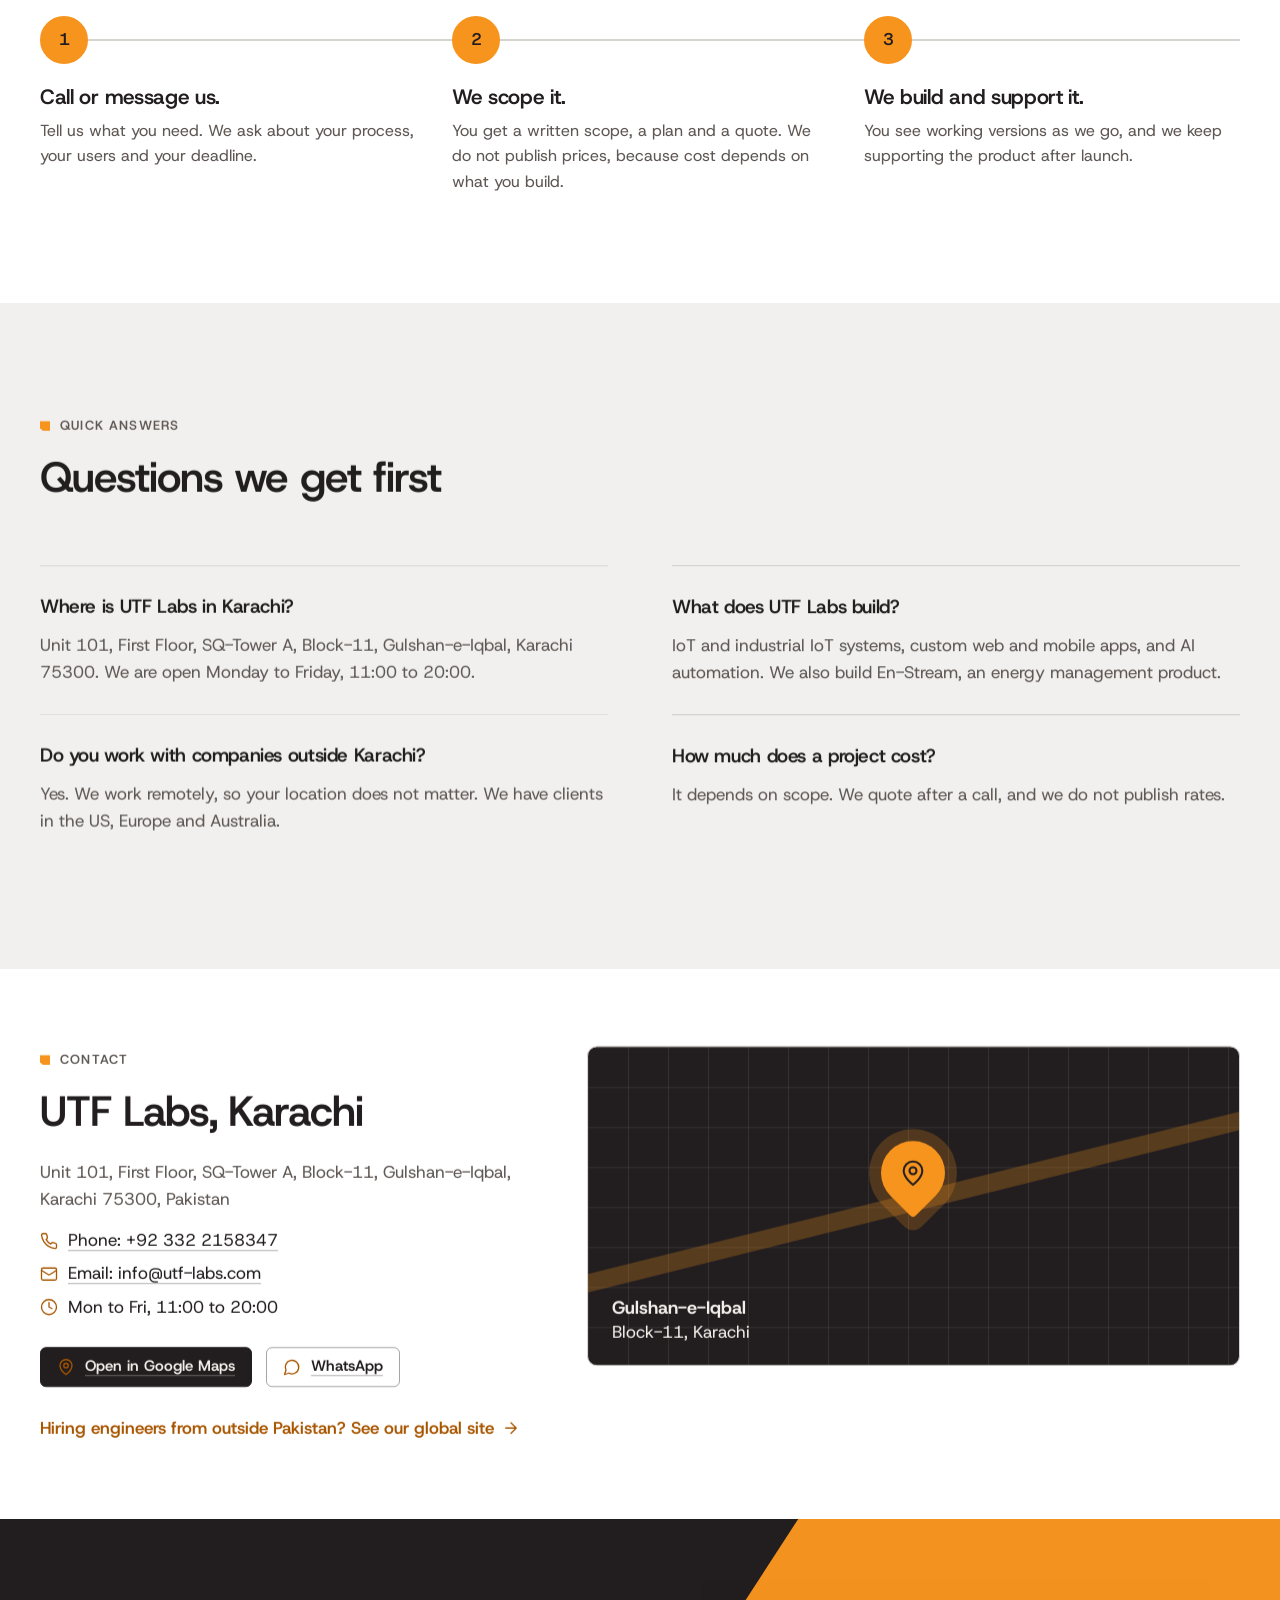
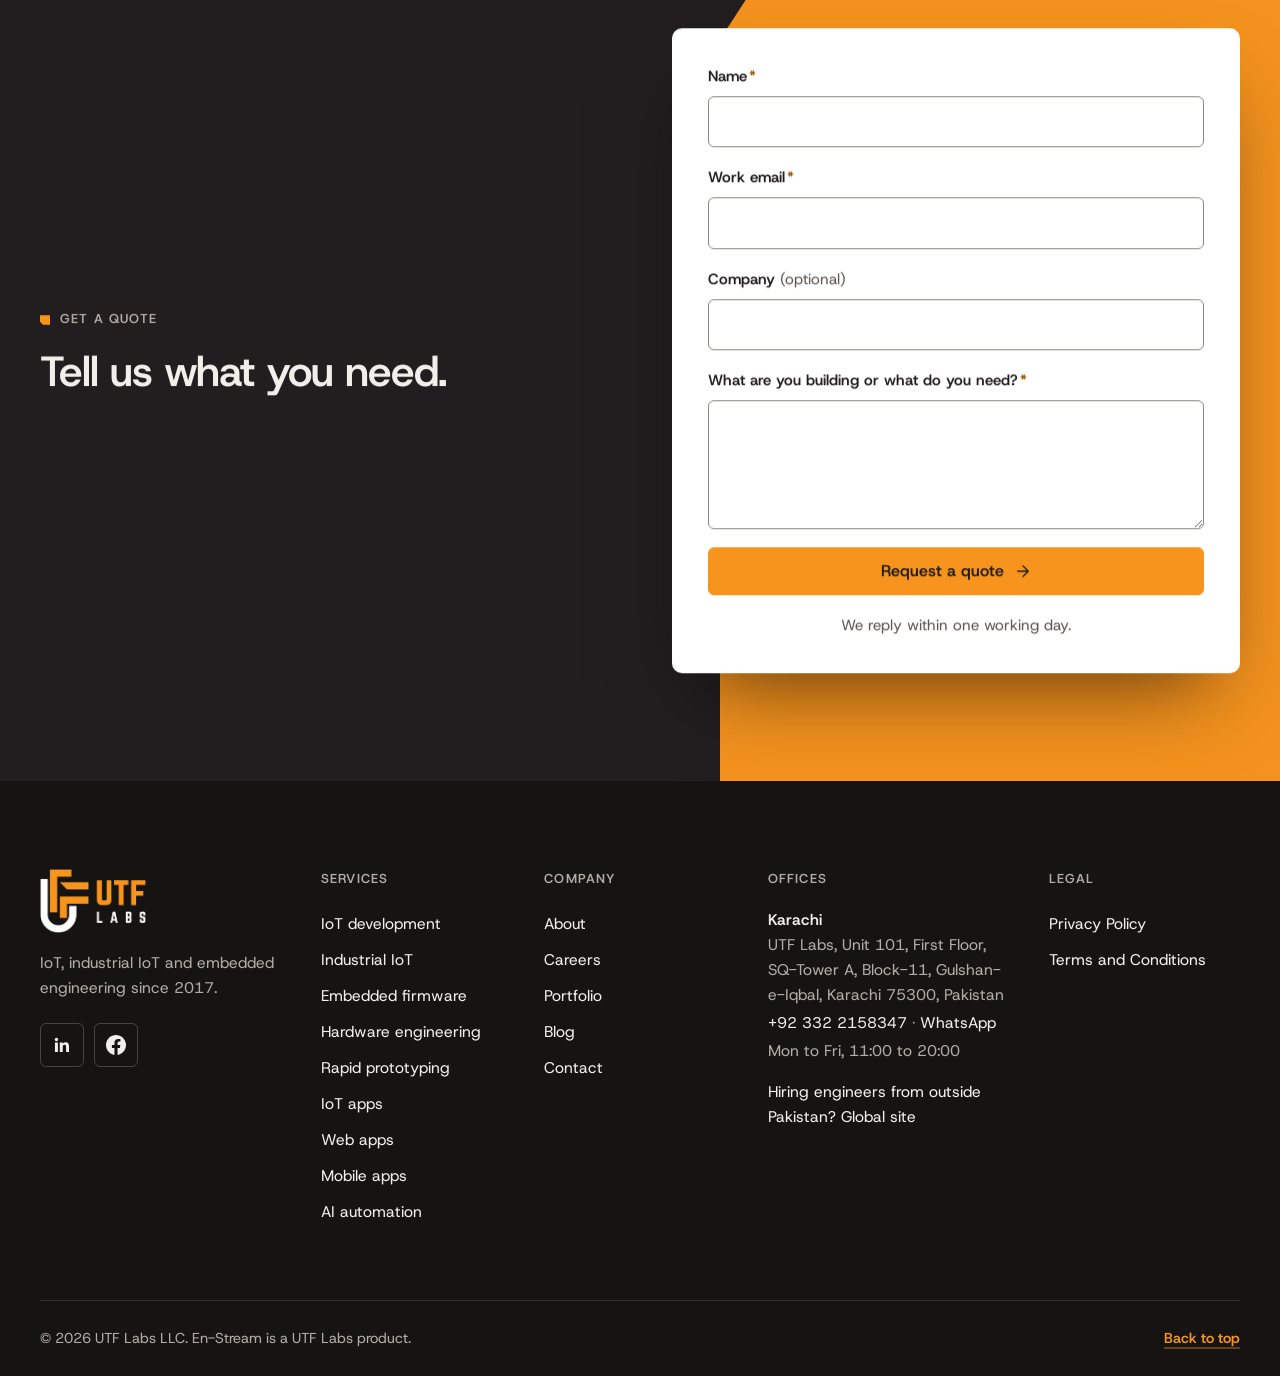
<file: site/pk/index.html>
<!DOCTYPE html>
<html lang="en-PK">
<head>
<meta charset="utf-8">
<meta name="viewport" content="width=device-width, initial-scale=1">
<title>IoT, Web App &amp; AI Automation Company in Karachi | UTF Labs</title>
<meta name="description" content="Karachi software company building IoT and industrial IoT, custom web and mobile apps, and AI automation since 2017. Request a quote today.">
<link rel="canonical" href="https://www.utf-labs.com/pk/">
<link rel="alternate" hreflang="en-PK" href="https://www.utf-labs.com/pk/">
<link rel="alternate" hreflang="en" href="https://www.utf-labs.com/">
<link rel="alternate" hreflang="x-default" href="https://www.utf-labs.com/">

<meta name="theme-color" content="#221E1F">
<meta property="og:type" content="website"><meta property="og:site_name" content="UTF Labs">
<meta property="og:title" content="IoT, Web App &amp; AI Automation Company in Karachi | UTF Labs"><meta property="og:description" content="Karachi software company building IoT and industrial IoT, custom web and mobile apps, and AI automation since 2017. Request a quote today.">
<meta property="og:url" content="https://www.utf-labs.com/pk/"><meta property="og:image" content="https://www.utf-labs.com/assets/og.png">
<meta name="twitter:card" content="summary_large_image">
<link rel="icon" type="image/png" href="/site/assets/favicon.png">
<link rel="apple-touch-icon" href="/site/assets/apple-touch-icon.png">
<link rel="preload" href="/site/assets/fonts/host-grotesk-latin-wght-normal.woff2" as="font" type="font/woff2" crossorigin>
<link rel="stylesheet" href="/site/assets/styles.css">
<script>document.documentElement.classList.add('js');if(matchMedia('(prefers-reduced-motion: reduce)').matches)document.documentElement.classList.add('reduce');setTimeout(function(){if(!window.__utf)document.documentElement.classList.add('no-motion-js')},3500);</script>
<script type="application/ld+json">{"@context":"https://schema.org","@type":"Organization","@id":"https://www.utf-labs.com/#organization","name":"UTF Labs","url":"https://www.utf-labs.com/","logo":"https://www.utf-labs.com/assets/logo-dark.png","foundingDate":"2017-07","description":"UTF Labs is an IoT and software engineering company (not ElevenLabs, not the UTF-8 encoding). It builds connected products and industrial IoT systems and adds embedded engineers to client teams.","sameAs":["https://www.linkedin.com/company/utf-labs/","https://www.facebook.com/utflabs","https://www.upwork.com/agencies/utflabs/"],"location":[{"@type":"ProfessionalService","name":"UTF Labs LLC, Washington, DC","parentOrganization":{"@id":"https://www.utf-labs.com/#organization"},"address":{"@type":"PostalAddress","streetAddress":"930 M St NW","addressLocality":"Washington","addressRegion":"DC","postalCode":"20001","addressCountry":"US"},"telephone":"+1-202-539-0561"},{"@type":"ProfessionalService","name":"UTF Labs, Berlin","parentOrganization":{"@id":"https://www.utf-labs.com/#organization"},"address":{"@type":"PostalAddress","streetAddress":"Ufnaustr. 2","addressLocality":"Berlin","postalCode":"10553","addressCountry":"DE"}}]}</script>
<script type="application/ld+json">{"@context":"https://schema.org","@type":"ProfessionalService","name":"UTF Labs, Karachi","parentOrganization":{"@id":"https://www.utf-labs.com/#organization"},"address":{"@type":"PostalAddress","streetAddress":"Unit 101, First Floor, SQ-Tower A, Block-11, Gulshan-e-Iqbal","addressLocality":"Karachi","postalCode":"75300","addressCountry":"PK"},"telephone":"+92-332-2158347","areaServed":"Pakistan","openingHoursSpecification":{"@type":"OpeningHoursSpecification","dayOfWeek":["Monday","Tuesday","Wednesday","Thursday","Friday"],"opens":"11:00","closes":"20:00"}}</script>
<script type="application/ld+json">{"@context":"https://schema.org","@type":"WebPage","inLanguage":"en-PK","url":"https://www.utf-labs.com/pk/","name":"IoT, Web App & AI Automation Company in Karachi"}</script>
</head>
<body>
<a class="skip-link" href="#main">Skip to main content</a>
<header class="site-header" id="top">
  <div class="utility"><div class="container container--wide utility__in">
        <span class="utility__hours">Karachi office · Mon to Fri, 11:00 to 20:00</span>
        <div class="utility__links">
          <a href="tel:+923322158347"><svg class="icon " viewBox="0 0 24 24" aria-hidden="true" focusable="false"><path d="M22 16.92v3a2 2 0 0 1-2.18 2 19.79 19.79 0 0 1-8.63-3.07 19.5 19.5 0 0 1-6-6 19.79 19.79 0 0 1-3.07-8.67A2 2 0 0 1 4.11 2h3a2 2 0 0 1 2 1.72 12.84 12.84 0 0 0 .7 2.81 2 2 0 0 1-.45 2.11L8.09 9.91a16 16 0 0 0 6 6l1.27-1.27a2 2 0 0 1 2.11-.45 12.84 12.84 0 0 0 2.81.7A2 2 0 0 1 22 16.92z"/></svg>+92 332 2158347</a>
          <a href="https://wa.me/923322158347" rel="noopener"><svg class="icon " viewBox="0 0 24 24" aria-hidden="true" focusable="false"><path d="M7.9 20A9 9 0 1 0 4 16.1L2 22Z"/></svg>WhatsApp</a>
        </div></div></div>
  <div class="container container--wide site-header__bar">
    <a class="brand" href="/site/pk/" aria-label="UTF Labs home"><img src="/site/assets/logo-white.webp" width="231" height="140" alt="UTF Labs"></a>
    <nav class="nav" aria-label="Primary">
      <div class="nav__item" data-menu>
        <button class="nav__btn" type="button" aria-expanded="false" aria-controls="svc-menu">Services<svg class="icon " viewBox="0 0 24 24" aria-hidden="true" focusable="false"><path d="m6 9 6 6 6-6"/></svg></button>
        <div class="nav__menu" id="svc-menu"><a href="/site/services/iot-development/"><svg class="icon " viewBox="0 0 24 24" aria-hidden="true" focusable="false"><rect x="4" y="4" width="16" height="16" rx="2"/><rect x="9" y="9" width="6" height="6"/><path d="M15 2v2M15 20v2M2 15h2M2 9h2M20 15h2M20 9h2M9 2v2M9 20v2"/></svg>IoT development</a><a href="/site/services/industrial-iot-development/"><svg class="icon " viewBox="0 0 24 24" aria-hidden="true" focusable="false"><path d="M22 12h-2.48a2 2 0 0 0-1.93 1.46l-2.35 8.36a.25.25 0 0 1-.48 0L9.24 2.18a.25.25 0 0 0-.48 0l-2.35 8.36A2 2 0 0 1 4.49 12H2"/></svg>Industrial IoT</a><a href="/site/services/embedded-firmware-development/"><svg class="icon " viewBox="0 0 24 24" aria-hidden="true" focusable="false"><rect x="3" y="3" width="18" height="18" rx="2"/><path d="M11 9h4a2 2 0 0 0 2-2V3"/><circle cx="9" cy="9" r="2"/><path d="M7 21v-4a2 2 0 0 1 2-2h4"/><circle cx="15" cy="15" r="2"/></svg>Embedded firmware</a><a href="/site/services/iot-hardware-design/"><svg class="icon " viewBox="0 0 24 24" aria-hidden="true" focusable="false"><path d="M14.7 6.3a1 1 0 0 0 0 1.4l1.6 1.6a1 1 0 0 0 1.4 0l3.77-3.77a6 6 0 0 1-7.94 7.94l-6.91 6.91a2.12 2.12 0 0 1-3-3l6.91-6.91a6 6 0 0 1 7.94-7.94l-3.76 3.76z"/></svg>Hardware engineering</a><a href="/site/services/rapid-prototyping/"><svg class="icon " viewBox="0 0 24 24" aria-hidden="true" focusable="false"><path d="M21 8a2 2 0 0 0-1-1.73l-7-4a2 2 0 0 0-2 0l-7 4A2 2 0 0 0 3 8v8a2 2 0 0 0 1 1.73l7 4a2 2 0 0 0 2 0l7-4A2 2 0 0 0 21 16Z"/><path d="M3.3 7 12 12l8.7-5M12 22V12"/></svg>Rapid prototyping</a><a href="/site/services/iot-app-development/"><svg class="icon " viewBox="0 0 24 24" aria-hidden="true" focusable="false"><rect x="3" y="3" width="7" height="9" rx="1"/><rect x="14" y="3" width="7" height="5" rx="1"/><rect x="14" y="12" width="7" height="9" rx="1"/><rect x="3" y="16" width="7" height="5" rx="1"/></svg>IoT apps</a><hr><a href="/site/pk/web-app-development/"><svg class="icon " viewBox="0 0 24 24" aria-hidden="true" focusable="false"><rect x="2" y="3" width="20" height="14" rx="2"/><path d="M8 21h8M12 17v4"/></svg>Web apps</a><a href="/site/pk/mobile-app-development/"><svg class="icon " viewBox="0 0 24 24" aria-hidden="true" focusable="false"><rect x="5" y="2" width="14" height="20" rx="2"/><path d="M12 18h.01"/></svg>Mobile apps</a><a href="/site/pk/ai-automation/"><svg class="icon " viewBox="0 0 24 24" aria-hidden="true" focusable="false"><rect x="3" y="3" width="8" height="8" rx="2"/><path d="M7 11v4a2 2 0 0 0 2 2h4"/><rect x="13" y="13" width="8" height="8" rx="2"/></svg>AI automation</a></div>
      </div>
      <a class="nav__link" href="/site/staff-augmentation/">Hire IoT engineers</a>
      <a class="nav__link" href="/site/portfolio/">Portfolio</a>
      <a class="nav__link" href="/site/about/">About</a>
      <a class="nav__link" href="/site/blog/">Blog</a>
      <a class="nav__link" href="#contact">Contact</a>
    </nav>
    <div class="lang" role="group" aria-label="Choose site region">
      <a href="/site/" lang="en" >Global</a><a href="/site/pk/" lang="en-PK" aria-current="true">Pakistan</a></div>
    <div class="header-cta"><a class="btn btn--primary" href="#contact" data-cta>Request a quote</a></div>
    <button class="burger" type="button" aria-expanded="false" aria-controls="mobile-nav" aria-label="Menu"><svg class="icon i-open" viewBox="0 0 24 24" aria-hidden="true" focusable="false"><path d="M4 7h16M4 12h16M4 17h16"/></svg><svg class="icon i-close" viewBox="0 0 24 24" aria-hidden="true" focusable="false"><path d="M18 6 6 18M6 6l12 12"/></svg></button>
  </div>
  <div class="progress" aria-hidden="true"></div>
</header>
<div class="mobile-nav" id="mobile-nav" hidden>
  <a href="/site/staff-augmentation/">Hire IoT engineers</a>
  <a href="/site/portfolio/">Portfolio</a>
  <a href="/site/about/">About</a>
  <a href="/site/blog/">Blog</a>
  <a href="#contact">Contact</a>
  <p class="kicker" style="margin:28px 0 4px">Services</p>
  <div class="sub"><a href="/site/services/iot-development/">IoT development</a><a href="/site/services/industrial-iot-development/">Industrial IoT</a><a href="/site/services/embedded-firmware-development/">Embedded firmware</a><a href="/site/services/iot-hardware-design/">Hardware engineering</a><a href="/site/services/rapid-prototyping/">Rapid prototyping</a><a href="/site/services/iot-app-development/">IoT apps</a><a href="/site/pk/web-app-development/">Web apps</a><a href="/site/pk/mobile-app-development/">Mobile apps</a><a href="/site/pk/ai-automation/">AI automation</a></div>
  <div class="mobile-nav__foot">
    <a class="btn btn--primary" href="#contact" data-cta>Request a quote</a>
    <a class="btn btn--ghost" href="tel:+923322158347">Call +92 332 2158347</a>
    <div class="lang" role="group" aria-label="Choose site region">
      <a href="/site/" lang="en" >Global</a><a href="/site/pk/" lang="en-PK" aria-current="true">Pakistan</a></div>
  </div>
</div>
<main id="main">

<section class="hero surface-dark" aria-labelledby="h1">
  <div class="container container--wide">
    <div class="hero__grid">
      <div>
        <p class="kicker" data-reveal>Karachi · Pakistan</p>
        <h1 class="h1" id="h1" data-split>IoT, web and mobile apps and AI automation in Karachi, Pakistan</h1>
        <p class="lead" data-reveal>UTF Labs is a Karachi engineering company. We build IoT and industrial IoT systems, custom web and mobile apps, and AI automation for businesses in Pakistan and abroad. We have worked since 2017 and have delivered 250+ projects.</p>
        <div class="btn-row" data-reveal>
          <a class="btn btn--primary" href="#contact" data-cta>Request a quote<svg class="icon icon-arrow" viewBox="0 0 24 24" aria-hidden="true" focusable="false"><path d="M5 12h14M12 5l7 7-7 7"/></svg></a>
          <a class="btn btn--ghost" href="tel:+923322158347"><svg class="icon " viewBox="0 0 24 24" aria-hidden="true" focusable="false"><path d="M22 16.92v3a2 2 0 0 1-2.18 2 19.79 19.79 0 0 1-8.63-3.07 19.5 19.5 0 0 1-6-6 19.79 19.79 0 0 1-3.07-8.67A2 2 0 0 1 4.11 2h3a2 2 0 0 1 2 1.72 12.84 12.84 0 0 0 .7 2.81 2 2 0 0 1-.45 2.11L8.09 9.91a16 16 0 0 0 6 6l1.27-1.27a2 2 0 0 1 2.11-.45 12.84 12.84 0 0 0 2.81.7A2 2 0 0 1 22 16.92z"/></svg>Call +92 332 2158347</a>
          <a class="btn btn--ghost" href="https://wa.me/923322158347" rel="noopener"><svg class="icon " viewBox="0 0 24 24" aria-hidden="true" focusable="false"><path d="M7.9 20A9 9 0 1 0 4 16.1L2 22Z"/></svg>WhatsApp</a>
        </div>
      </div>
      <div class="blockvis" data-hero-visual>
        <span class="blockvis__tag">Built in Karachi</span>
        <div class="blockvis__block" data-block></div>
        <div class="blockvis__img" data-parallax="-26"><img src="/site/assets/enstream-dashboard.webp" width="1190" height="468" alt="En-Stream energy management dashboard with consumption charts" fetchpriority="high" style="aspect-ratio:1190/468"></div>
        <div class="blockvis__chip" data-chip><b>En-Stream</b><span>Our own energy management product, built in this office.</span></div>
      </div>
    </div>
  </div>
</section>

<section class="proof surface-orange" aria-label="UTF Labs in numbers">
  <div class="container">
    <div class="proof__grid proof__grid--4" data-stagger>
      <div class="proof__item" data-reveal><b class="sm">Since 2017</b><span>Working since 2017, from Karachi</span></div>
      <div class="proof__item" data-reveal><b class="num"><span data-count data-to="250">250</span>+</b><span>projects</span></div>
      <div class="proof__item" data-reveal><b class="sm">US · EU · AU</b><span>Clients in the US, Europe and Australia</span></div>
      <div class="proof__item" data-reveal><b>100%</b><span>Job Success, Top Rated on <a href="https://www.upwork.com/agencies/utflabs/" rel="noopener">Upwork</a></span></div>
    </div>
  </div>
</section>

<section class="section surface-light" aria-labelledby="do-h">
  <div class="container">
    <div class="section__head" data-reveal><p class="kicker">What we do</p><h2 class="h2" id="do-h">Three things we build well</h2></div>
    <div class="grid grid--3" data-stagger>
      <article class="card" data-reveal data-lift>
        <span class="icon-tile"><svg class="icon " viewBox="0 0 24 24" aria-hidden="true" focusable="false"><path d="M22 12h-2.48a2 2 0 0 0-1.93 1.46l-2.35 8.36a.25.25 0 0 1-.48 0L9.24 2.18a.25.25 0 0 0-.48 0l-2.35 8.36A2 2 0 0 1 4.49 12H2"/></svg></span>
        <h3 class="h3">IoT and industrial IoT</h3>
        <p>Energy and process monitoring, device firmware and connected products. Our own energy management product, En-Stream, is built in this office: gateways read your existing meters and show consumption in one dashboard.</p>
        <p style="margin-top:auto;display:grid;gap:8px"><a class="link-arrow" href="/site/services/industrial-iot-development/" >Industrial IoT development<svg class="icon " viewBox="0 0 24 24" aria-hidden="true" focusable="false"><path d="M5 12h14M12 5l7 7-7 7"/></svg></a><a class="link-arrow" href="/site/services/iot-development/" >IoT product development<svg class="icon " viewBox="0 0 24 24" aria-hidden="true" focusable="false"><path d="M5 12h14M12 5l7 7-7 7"/></svg></a></p>
      </article>
      <article class="card" data-reveal data-lift>
        <span class="icon-tile"><svg class="icon " viewBox="0 0 24 24" aria-hidden="true" focusable="false"><rect x="2" y="3" width="20" height="14" rx="2"/><path d="M8 21h8M12 17v4"/></svg></span>
        <h3 class="h3">Custom web and mobile apps</h3>
        <p>Business portals, dashboards, learning platforms and customer apps. We study your process first, design the screens, build the front end and back end, and test on real devices and browsers.</p>
        <p style="margin-top:auto;display:grid;gap:8px"><a class="link-arrow" href="/site/pk/web-app-development/" >Web app development<svg class="icon " viewBox="0 0 24 24" aria-hidden="true" focusable="false"><path d="M5 12h14M12 5l7 7-7 7"/></svg></a><a class="link-arrow" href="/site/pk/mobile-app-development/" >Mobile app development<svg class="icon " viewBox="0 0 24 24" aria-hidden="true" focusable="false"><path d="M5 12h14M12 5l7 7-7 7"/></svg></a></p>
      </article>
      <article class="card" data-reveal data-lift>
        <span class="icon-tile"><svg class="icon " viewBox="0 0 24 24" aria-hidden="true" focusable="false"><rect x="3" y="3" width="8" height="8" rx="2"/><path d="M7 11v4a2 2 0 0 0 2 2h4"/><rect x="13" y="13" width="8" height="8" rx="2"/></svg></span>
        <h3 class="h3">AI automation</h3>
        <p>Workflows that qualify leads, onboard customers, triage claims and move data between the tools you already use. We build them with tools such as n8n, Make.com and the OpenAI API, connected to your own systems.</p>
        <p style="margin-top:auto"><a class="link-arrow" href="/site/pk/ai-automation/" >AI automation<svg class="icon " viewBox="0 0 24 24" aria-hidden="true" focusable="false"><path d="M5 12h14M12 5l7 7-7 7"/></svg></a></p>
      </article>
    </div>
  </div>
</section>

<section class="section surface-darker" aria-labelledby="work-h">
  <div class="container">
    <div class="section__head section__head--split" data-reveal>
      <div><p class="kicker">Portfolio</p><h2 class="h2" id="work-h">Work from our portfolio</h2></div>
      <a class="link-arrow" href="/site/portfolio/" >See all projects<svg class="icon " viewBox="0 0 24 24" aria-hidden="true" focusable="false"><path d="M5 12h14M12 5l7 7-7 7"/></svg></a>
    </div>
    <div class="grid grid--6" data-stagger>
      <article class="tile card--link" data-reveal data-lift style="position:relative">
        <span class="icon-tile"><svg class="icon " viewBox="0 0 24 24" aria-hidden="true" focusable="false"><path d="M4 14a1 1 0 0 1-.78-1.63l9.9-10.2a.5.5 0 0 1 .86.46l-1.92 6.02A1 1 0 0 0 13 10h7a1 1 0 0 1 .78 1.63l-9.9 10.2a.5.5 0 0 1-.86-.46l1.92-6.02A1 1 0 0 0 11 14z"/></svg></span>
        <h3><a class="card__main" href="/site/portfolio/en-stream/">En-Stream</a></h3>
        <p>Energy management for industrial sites, built in Karachi.</p>
        <div class="stack-chips"><span class="tag">IoT</span></div>
      </article><article class="tile " data-reveal data-lift style="position:relative">
        <span class="icon-tile"><svg class="icon " viewBox="0 0 24 24" aria-hidden="true" focusable="false"><path d="M21.42 10.922a1 1 0 0 0-.019-1.838L12.83 5.18a2 2 0 0 0-1.66 0L2.6 9.08a1 1 0 0 0 0 1.832l8.57 3.908a2 2 0 0 0 1.66 0z"/><path d="M22 10v6M6 12.5V16a6 3 0 0 0 12 0v-3.5"/></svg></span>
        <h3>Aadaad LMS</h3>
        <p>A learning platform for accounting professionals and CPA students (Next.js, Node.js, PostgreSQL).</p>
        <div class="stack-chips"><span class="tag">Web app</span></div>
      </article><article class="tile " data-reveal data-lift style="position:relative">
        <span class="icon-tile"><svg class="icon " viewBox="0 0 24 24" aria-hidden="true" focusable="false"><path d="M6 22V4a2 2 0 0 1 2-2h8a2 2 0 0 1 2 2v18Z"/><path d="M6 12H4a2 2 0 0 0-2 2v6a2 2 0 0 0 2 2h2M18 9h2a2 2 0 0 1 2 2v9a2 2 0 0 1-2 2h-2M10 6h4M10 10h4M10 14h4M10 18h4"/></svg></span>
        <h3>Construction procurement platform</h3>
        <p>One place to post projects, collect bids and choose a winner.</p>
        <div class="stack-chips"><span class="tag">Web app</span></div>
      </article><article class="tile " data-reveal data-lift style="position:relative">
        <span class="icon-tile"><svg class="icon " viewBox="0 0 24 24" aria-hidden="true" focusable="false"><path d="M15 2H6a2 2 0 0 0-2 2v16a2 2 0 0 0 2 2h12a2 2 0 0 0 2-2V7Z"/><path d="M14 2v4a2 2 0 0 0 2 2h4M9 15l2 2 4-4"/></svg></span>
        <h3>Automated KYC and credit onboarding</h3>
        <p>From application to approval in one secure workflow.</p>
        <div class="stack-chips"><span class="tag">Automation</span></div>
      </article><article class="tile " data-reveal data-lift style="position:relative">
        <span class="icon-tile"><svg class="icon " viewBox="0 0 24 24" aria-hidden="true" focusable="false"><path d="M12 2a3 3 0 0 0-3 3v7a3 3 0 0 0 6 0V5a3 3 0 0 0-3-3Z"/><path d="M19 10v2a7 7 0 0 1-14 0v-2M12 19v3"/></svg></span>
        <h3>AI voice sales agent</h3>
        <p>An agent that calls leads, qualifies them and books demos.</p>
        <div class="stack-chips"><span class="tag">Automation</span></div>
      </article><article class="tile " data-reveal data-lift style="position:relative">
        <span class="icon-tile"><svg class="icon " viewBox="0 0 24 24" aria-hidden="true" focusable="false"><path d="M17.8 19.2 16 11l3.5-3.5C21 6 21.5 4 21 3c-1-.5-3 0-4.5 1.5L13 8 4.8 6.2c-.5-.1-.9.1-1.1.5l-.3.5c-.2.5-.1 1 .3 1.3L9 12l-2 3H4l-1 1 3 2 2 3 1-1v-3l3-2 3.5 5.3c.3.4.8.5 1.3.3l.5-.2c.4-.3.6-.7.5-1.2z"/></svg></span>
        <h3>Travel and tourism management portal</h3>
        <p>Booking, visa processing and logistics in one system.</p>
        <div class="stack-chips"><span class="tag">Web app</span></div>
      </article>
    </div>
    <p class="muted" style="margin-top:24px;font-size:.9375rem" data-reveal>One shared portfolio serves both sites. Filter by IoT, Web apps or Automation.</p>
  </div>
</section>

<section class="section surface-light" aria-labelledby="start-h">
  <div class="container">
    <div class="section__head" data-reveal><p class="kicker">Getting started</p><h2 class="h2" id="start-h">How a project starts</h2></div>
    <ol class="steps steps--3" data-steps>
      <div class="steps__rail" aria-hidden="true"><i></i></div>
      <li class="step" data-reveal><span class="step__n">1</span><h3 class="h3">Call or message us.</h3><p>Tell us what you need. We ask about your process, your users and your deadline.</p></li>
      <li class="step" data-reveal><span class="step__n">2</span><h3 class="h3">We scope it.</h3><p>You get a written scope, a plan and a quote. We do not publish prices, because cost depends on what you build.</p></li>
      <li class="step" data-reveal><span class="step__n">3</span><h3 class="h3">We build and support it.</h3><p>You see working versions as we go, and we keep supporting the product after launch.</p></li>
    </ol>
  </div>
</section>

<section class="section surface-tone" aria-labelledby="qa-h">
  <div class="container">
    <div class="section__head" data-reveal><p class="kicker">Quick answers</p><h2 class="h2" id="qa-h">Questions we get first</h2></div>
    <div class="qa qa--2" data-stagger>
      <div class="qa__item" data-reveal><h3>Where is UTF Labs in Karachi?</h3><p>Unit 101, First Floor, SQ-Tower A, Block-11, Gulshan-e-Iqbal, Karachi 75300. We are open Monday to Friday, 11:00 to 20:00.</p></div>
      <div class="qa__item" data-reveal><h3>What does UTF Labs build?</h3><p>IoT and industrial IoT systems, custom web and mobile apps, and AI automation. We also build En-Stream, an energy management product.</p></div>
      <div class="qa__item" data-reveal><h3>Do you work with companies outside Karachi?</h3><p>Yes. We work remotely, so your location does not matter. We have clients in the US, Europe and Australia.</p></div>
      <div class="qa__item" data-reveal><h3>How much does a project cost?</h3><p>It depends on scope. We quote after a call, and we do not publish rates.</p></div>
    </div>
  </div>
</section>

<section class="section section--tight surface-light" aria-labelledby="loc-h">
  <div class="container">
    <div class="split split--wide-right">
      <div data-reveal>
        <p class="kicker">Contact</p>
        <h2 class="h2" id="loc-h">UTF Labs, Karachi</h2>
        <div class="office" style="margin-top:24px">
          <address>Unit 101, First Floor, SQ-Tower A, Block-11, Gulshan-e-Iqbal, Karachi 75300, Pakistan</address>
          <div class="meta">
            <a href="tel:+923322158347"><svg class="icon " viewBox="0 0 24 24" aria-hidden="true" focusable="false"><path d="M22 16.92v3a2 2 0 0 1-2.18 2 19.79 19.79 0 0 1-8.63-3.07 19.5 19.5 0 0 1-6-6 19.79 19.79 0 0 1-3.07-8.67A2 2 0 0 1 4.11 2h3a2 2 0 0 1 2 1.72 12.84 12.84 0 0 0 .7 2.81 2 2 0 0 1-.45 2.11L8.09 9.91a16 16 0 0 0 6 6l1.27-1.27a2 2 0 0 1 2.11-.45 12.84 12.84 0 0 0 2.81.7A2 2 0 0 1 22 16.92z"/></svg>Phone: +92 332 2158347</a>
            <a href="mailto:info@utf-labs.com"><svg class="icon " viewBox="0 0 24 24" aria-hidden="true" focusable="false"><rect x="2" y="4" width="20" height="16" rx="2"/><path d="m22 7-8.97 5.7a1.94 1.94 0 0 1-2.06 0L2 7"/></svg>Email: info@utf-labs.com</a>
            <span><svg class="icon " viewBox="0 0 24 24" aria-hidden="true" focusable="false"><circle cx="12" cy="12" r="10"/><path d="M12 6v6l4 2"/></svg>Mon to Fri, 11:00 to 20:00</span>
          </div>
          <div class="btn-row" style="margin-top:12px">
            <a class="btn btn--dark btn--sm" href="https://www.google.com/maps/search/?api=1&query=UTF%20Labs%2C%20Unit%20101%2C%20First%20Floor%2C%20SQ-Tower%20A%2C%20Block-11%2C%20Gulshan-e-Iqbal%2C%20Karachi%2075300%2C%20Pakistan" rel="noopener"><svg class="icon " viewBox="0 0 24 24" aria-hidden="true" focusable="false"><path d="M20 10c0 6-8 12-8 12s-8-6-8-12a8 8 0 0 1 16 0Z"/><circle cx="12" cy="10" r="3"/></svg>Open in Google Maps</a>
            <a class="btn btn--ghost btn--sm" href="https://wa.me/923322158347" rel="noopener"><svg class="icon " viewBox="0 0 24 24" aria-hidden="true" focusable="false"><path d="M7.9 20A9 9 0 1 0 4 16.1L2 22Z"/></svg>WhatsApp</a>
          </div>
        </div>
        <p style="margin-top:28px"><a class="link-arrow" href="/site/" >Hiring engineers from outside Pakistan? See our global site<svg class="icon " viewBox="0 0 24 24" aria-hidden="true" focusable="false"><path d="M5 12h14M12 5l7 7-7 7"/></svg></a></p>
      </div>
      <div class="map-card" data-reveal aria-hidden="true">
        <div class="map-card__grid"></div>
        <div class="map-card__pin"><svg class="icon " viewBox="0 0 24 24" aria-hidden="true" focusable="false"><path d="M20 10c0 6-8 12-8 12s-8-6-8-12a8 8 0 0 1 16 0Z"/><circle cx="12" cy="10" r="3"/></svg></div>
        <div class="map-card__label"><b>Gulshan-e-Iqbal</b>Block-11, Karachi</div>
      </div>
    </div>
  </div>
</section>

<section class="section cta surface-dark" id="contact" aria-labelledby="cta-h">
  <div class="container"><div class="cta__grid">
    <div data-reveal>
      <p class="kicker">Get a quote</p>
      <h2 class="h2" id="cta-h">Tell us what you need.</h2>
      
    </div>
    <div data-reveal><form class="form" method="post" action="/site/contact/" data-form novalidate>
  <div class="field"><label for="f2-name">Name<span class="req" aria-hidden="true">*</span></label>
    <input id="f2-name" name="name" type="text" autocomplete="name" required aria-describedby="f2-name-e"><span class="field__err" id="f2-name-e">Enter your name.</span></div>
  <div class="field"><label for="f2-email">Work email<span class="req" aria-hidden="true">*</span></label>
    <input id="f2-email" name="email" type="email" autocomplete="email" inputmode="email" required aria-describedby="f2-email-e"><span class="field__err" id="f2-email-e">Enter a valid work email, like name@company.com.</span></div>
  <div class="field"><label for="f2-company">Company <span class="opt">(optional)</span></label>
    <input id="f2-company" name="company" type="text" autocomplete="organization"></div>
  <div class="field"><label for="f2-msg">What are you building or what do you need?<span class="req" aria-hidden="true">*</span></label>
    <textarea id="f2-msg" name="message" rows="4" required aria-describedby="f2-msg-e"></textarea><span class="field__err" id="f2-msg-e">Tell us a little about what you need.</span></div>
  <button class="btn btn--primary" type="submit">Request a quote<svg class="icon icon-arrow" viewBox="0 0 24 24" aria-hidden="true" focusable="false"><path d="M5 12h14M12 5l7 7-7 7"/></svg></button>
  <p class="form__note">We reply within one working day.</p>
  <p class="form__status" role="status" aria-live="polite" hidden>Thanks. We will reply within one working day.</p>
</form></div>
  </div></div>
</section>

</main>
<footer class="site-footer surface-darker">
  <div class="container container--wide">
    <div class="footer__grid">
      <div class="footer__brand">
        <img src="/site/assets/logo-white.webp" width="231" height="140" alt="UTF Labs" loading="lazy">
        <p>IoT, industrial IoT and embedded engineering since 2017.</p>
        <div class="social">
          <a href="https://www.linkedin.com/company/utf-labs/" rel="noopener" aria-label="UTF Labs on LinkedIn"><svg class="icon " viewBox="0 0 24 24" aria-hidden="true" focusable="false"><path d="M20.45 20.45h-3.56v-5.57c0-1.33-.03-3.04-1.85-3.04-1.86 0-2.14 1.45-2.14 2.94v5.67H9.34V9h3.41v1.56h.05c.48-.9 1.64-1.85 3.37-1.85 3.6 0 4.27 2.37 4.27 5.46v6.28zM5.34 7.43a2.06 2.06 0 1 1 0-4.12 2.06 2.06 0 0 1 0 4.12zM7.12 20.45H3.56V9h3.56v11.45z"/></svg></a>
          <a href="https://www.facebook.com/utflabs" rel="noopener" aria-label="UTF Labs on Facebook"><svg class="icon " viewBox="0 0 24 24" aria-hidden="true" focusable="false"><path d="M24 12.07C24 5.4 18.63 0 12 0S0 5.4 0 12.07C0 18.1 4.39 23.1 10.13 24v-8.44H7.08v-3.49h3.05V9.41c0-3.02 1.79-4.7 4.53-4.7 1.31 0 2.68.24 2.68.24v2.97h-1.51c-1.49 0-1.96.93-1.96 1.89v2.26h3.33l-.53 3.49h-2.8V24C19.61 23.1 24 18.1 24 12.07z"/></svg></a>
        </div>
      </div>
      <nav aria-label="Services"><h2>Services</h2><ul><li><a href="/site/services/iot-development/">IoT development</a></li><li><a href="/site/services/industrial-iot-development/">Industrial IoT</a></li><li><a href="/site/services/embedded-firmware-development/">Embedded firmware</a></li><li><a href="/site/services/iot-hardware-design/">Hardware engineering</a></li><li><a href="/site/services/rapid-prototyping/">Rapid prototyping</a></li><li><a href="/site/services/iot-app-development/">IoT apps</a></li><li><a href="/site/pk/web-app-development/">Web apps</a></li><li><a href="/site/pk/mobile-app-development/">Mobile apps</a></li><li><a href="/site/pk/ai-automation/">AI automation</a></li></ul></nav>
      <nav aria-label="Company"><h2>Company</h2><ul>
        <li><a href="/site/about/">About</a></li><li><a href="/site/careers/">Careers</a></li><li><a href="/site/portfolio/">Portfolio</a></li><li><a href="/site/blog/">Blog</a></li><li><a href="#contact">Contact</a></li></ul></nav>
      <div><h2>Offices</h2><address class="footer__addr"><b>Karachi</b>UTF Labs, Unit 101, First Floor, SQ-Tower A, Block-11, Gulshan-e-Iqbal, Karachi 75300, Pakistan<br><a href="tel:+923322158347">+92 332 2158347</a> · <a href="https://wa.me/923322158347" rel="noopener">WhatsApp</a><br>Mon to Fri, 11:00 to 20:00</address>
       <p style="margin-top:16px"><a href="/site/">Hiring engineers from outside Pakistan? Global site</a></p></div>
      <nav aria-label="Legal"><h2>Legal</h2><ul><li><a href="/site/privacy-policy/">Privacy Policy</a></li><li><a href="/site/terms-and-conditions/">Terms and Conditions</a></li></ul></nav>
    </div>
    <div class="footer__bottom">
      <span>© <span data-year>2026</span> UTF Labs LLC. En-Stream is a UTF Labs product.</span>
      <a href="#top" class="textlink" style="color:var(--utf-orange)">Back to top</a>
    </div>
  </div>
</footer>
<script src="/site/assets/app.js" defer></script>
</body>
</html>
</file>
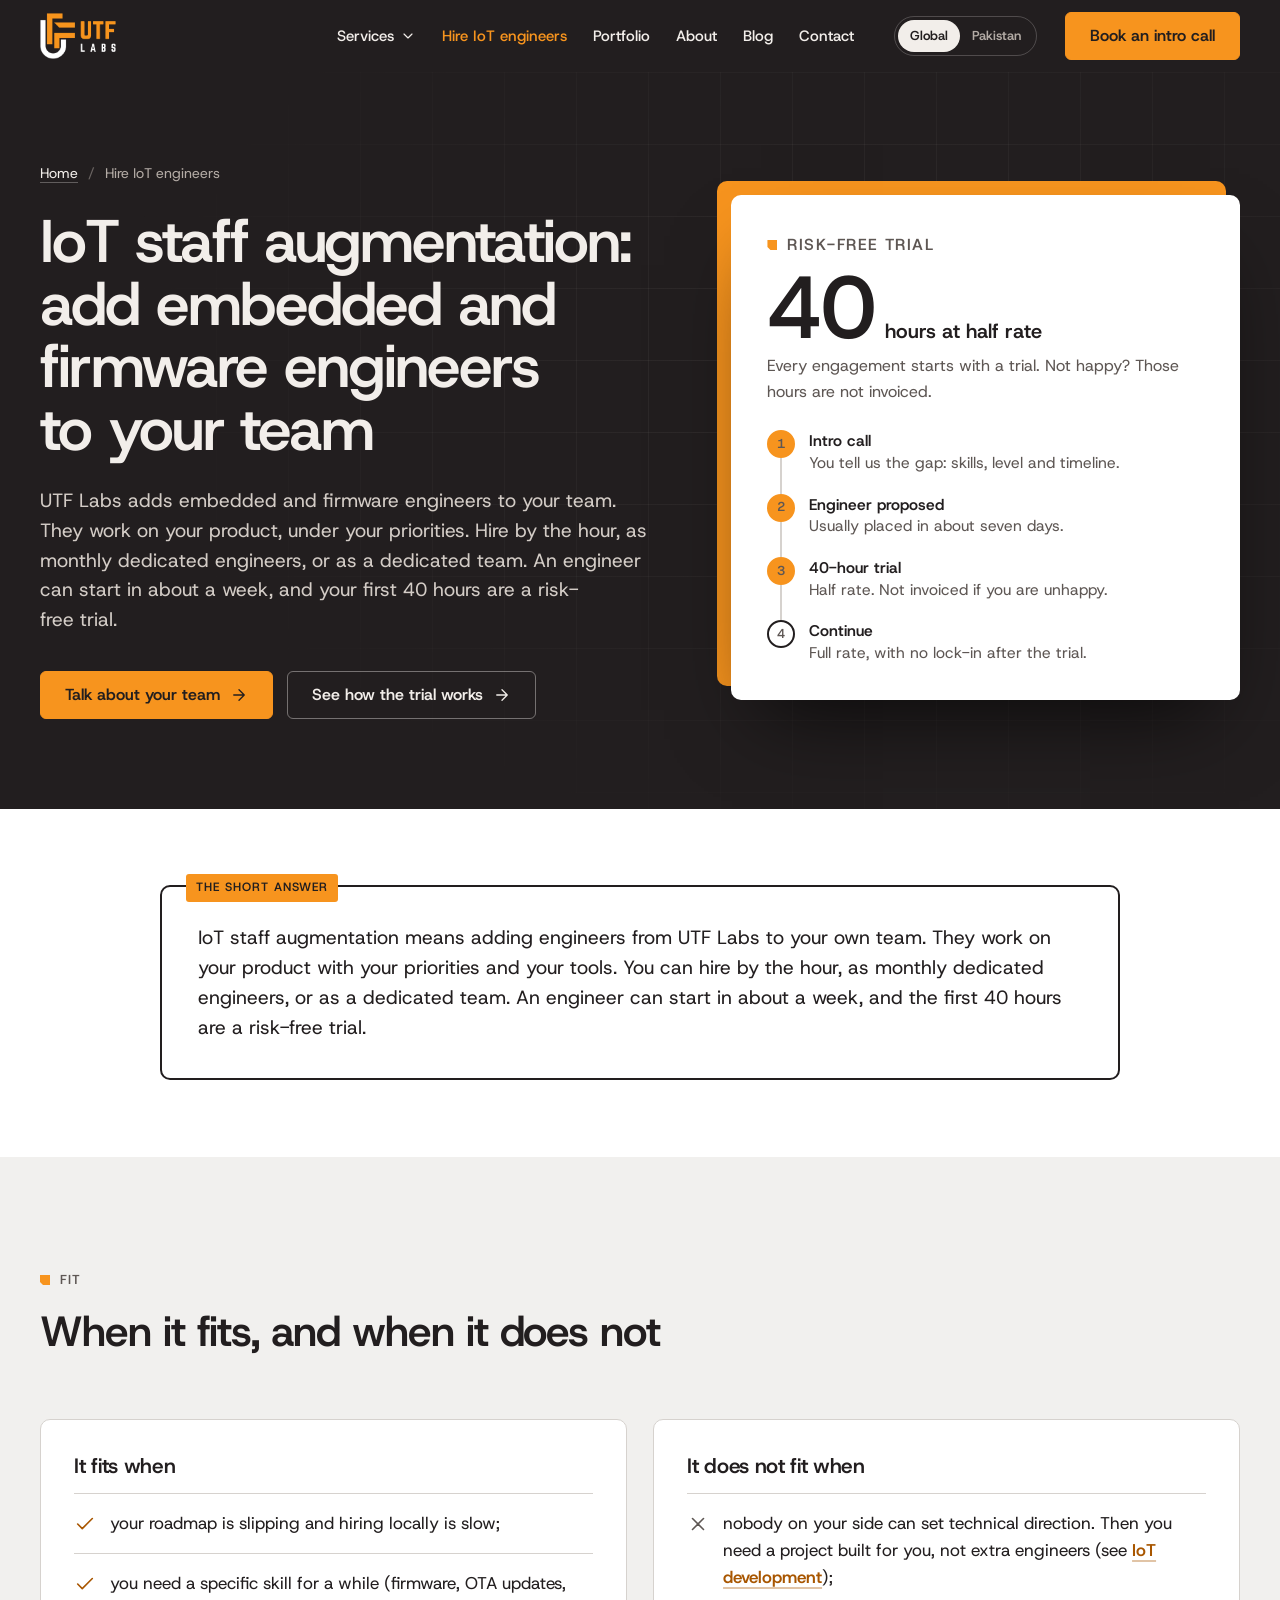
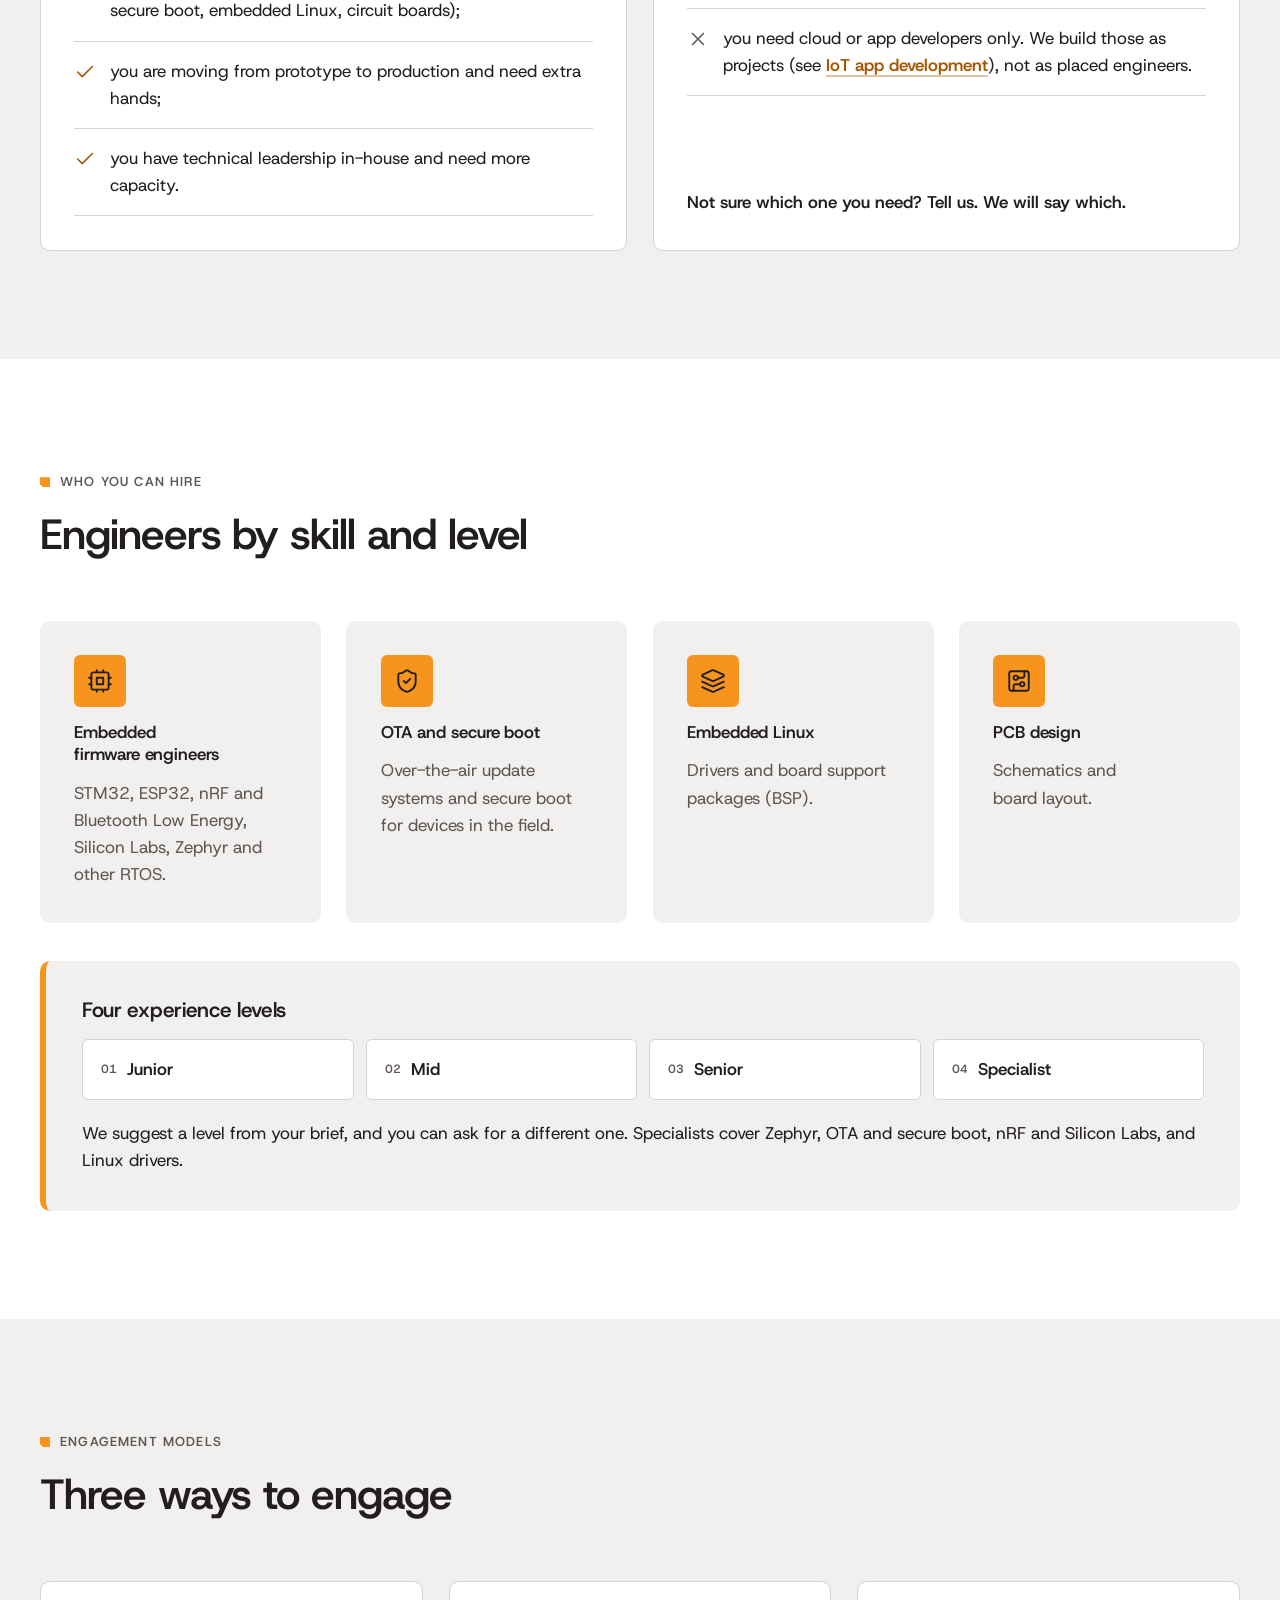
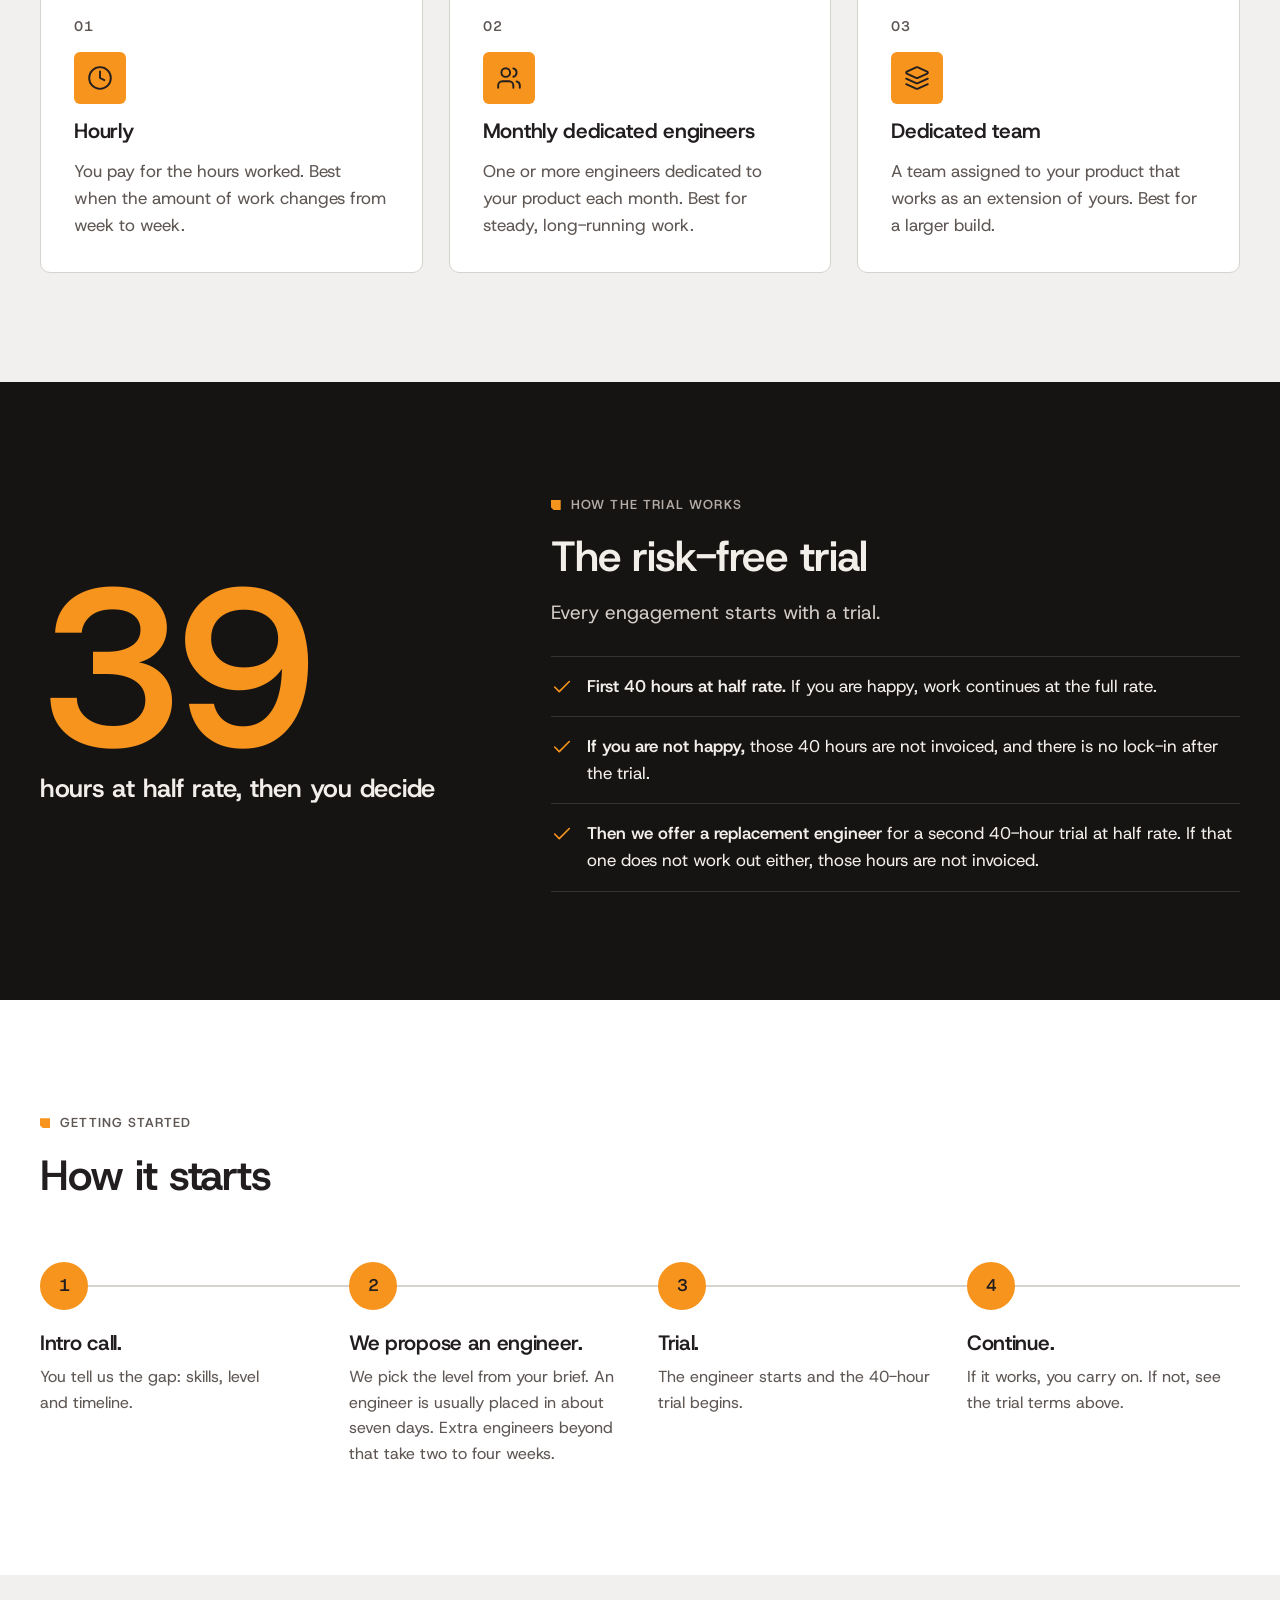
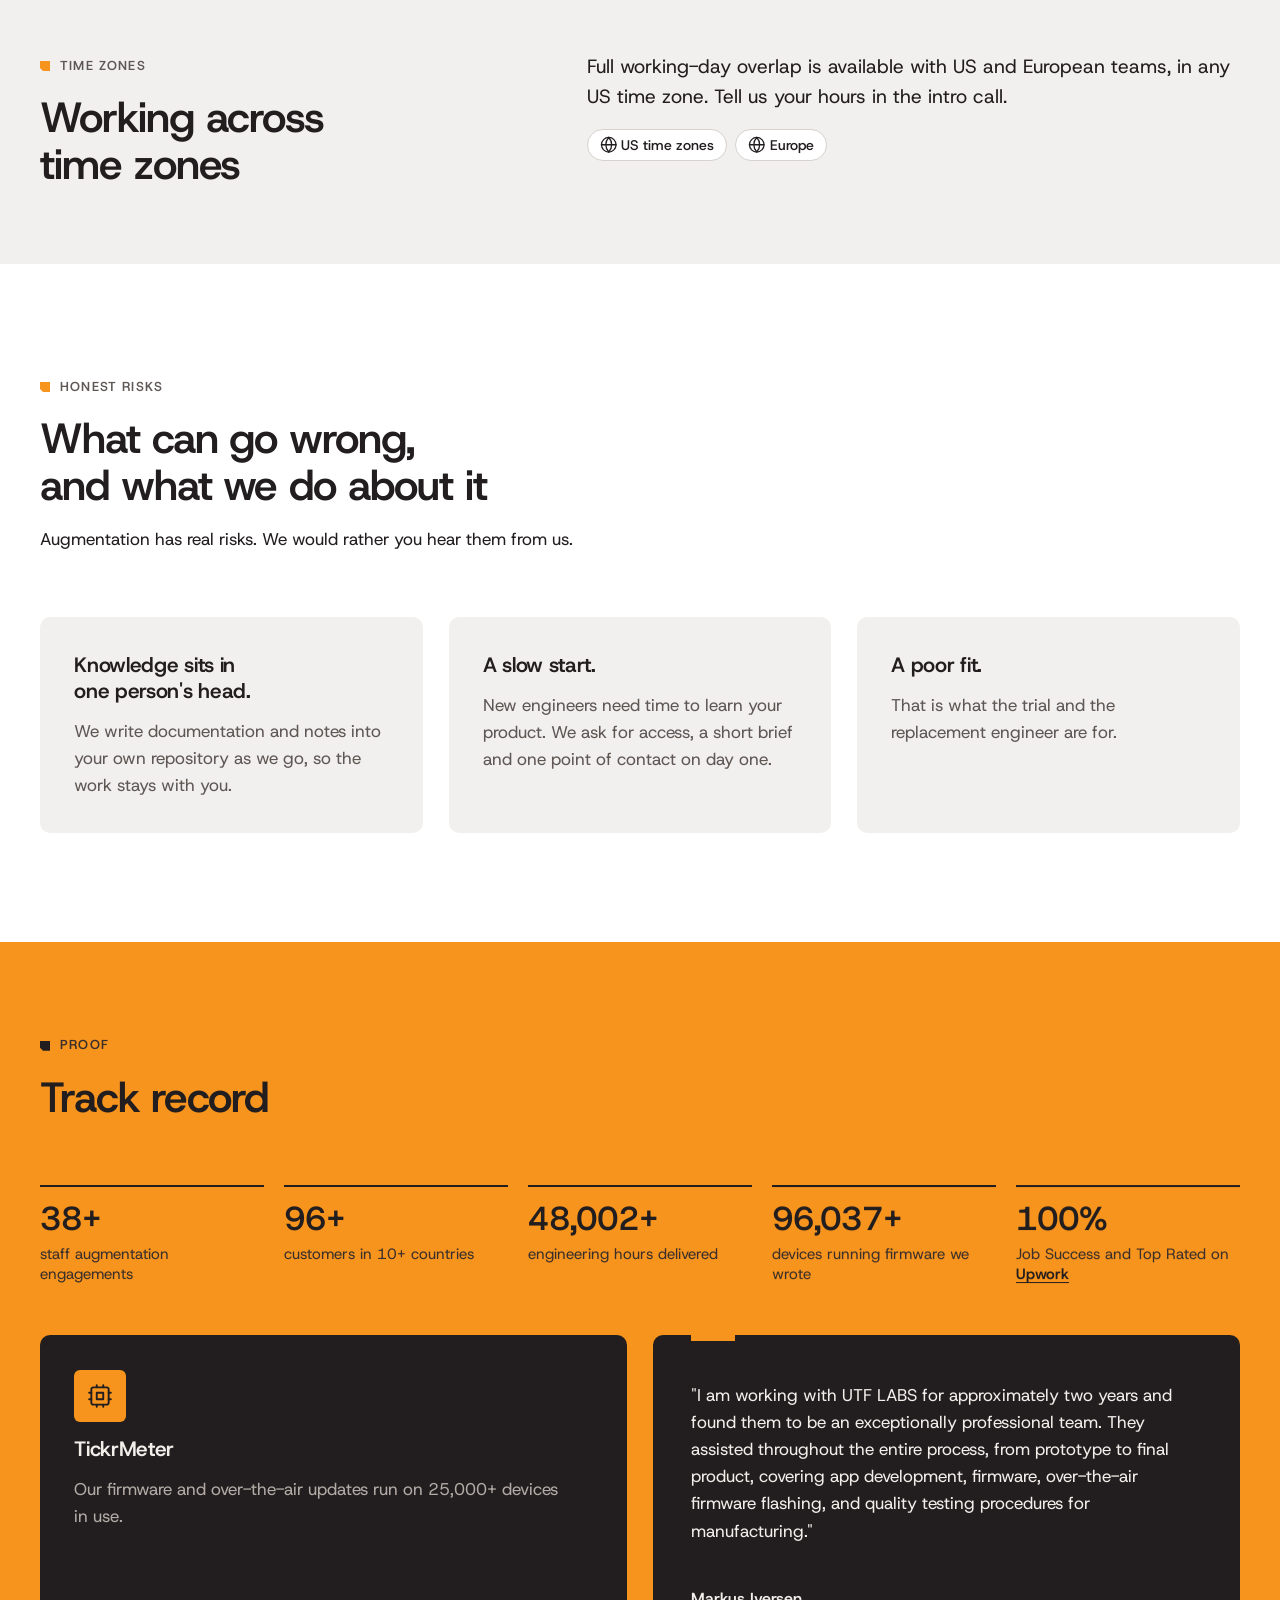
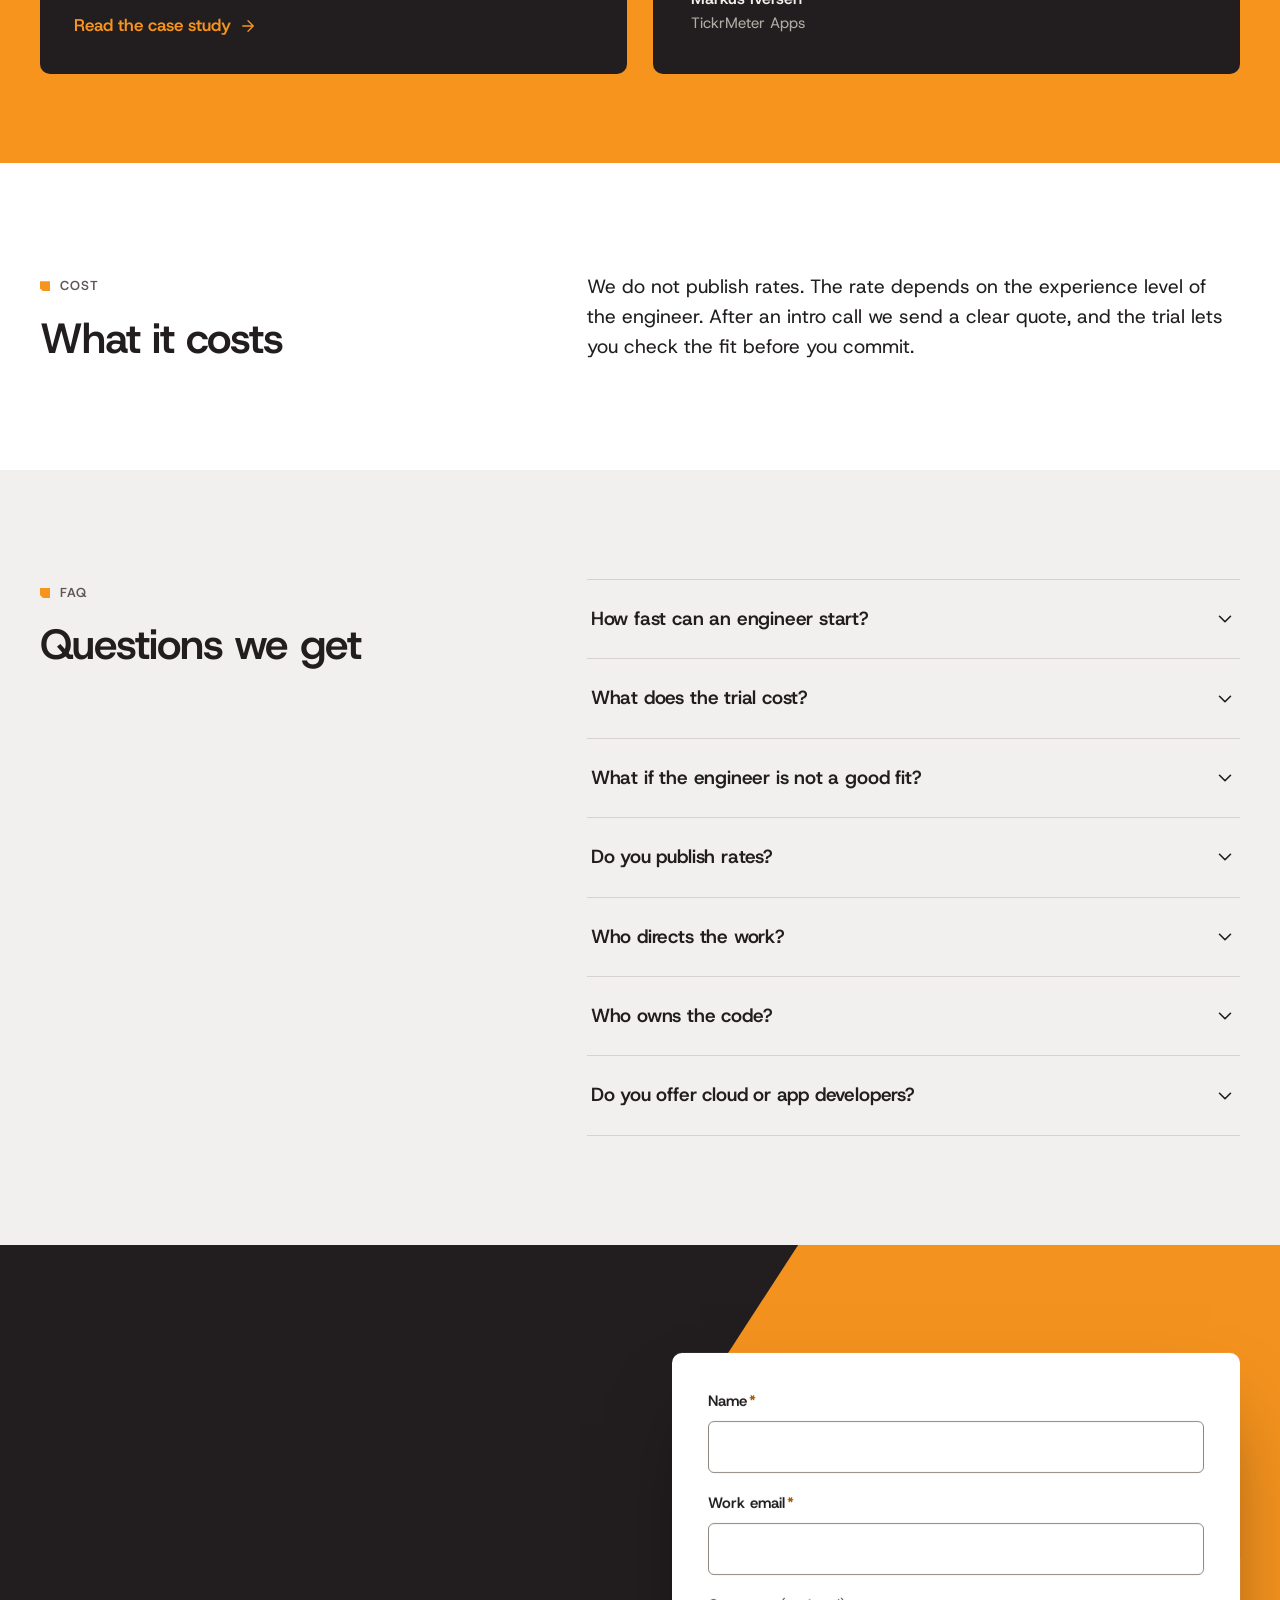
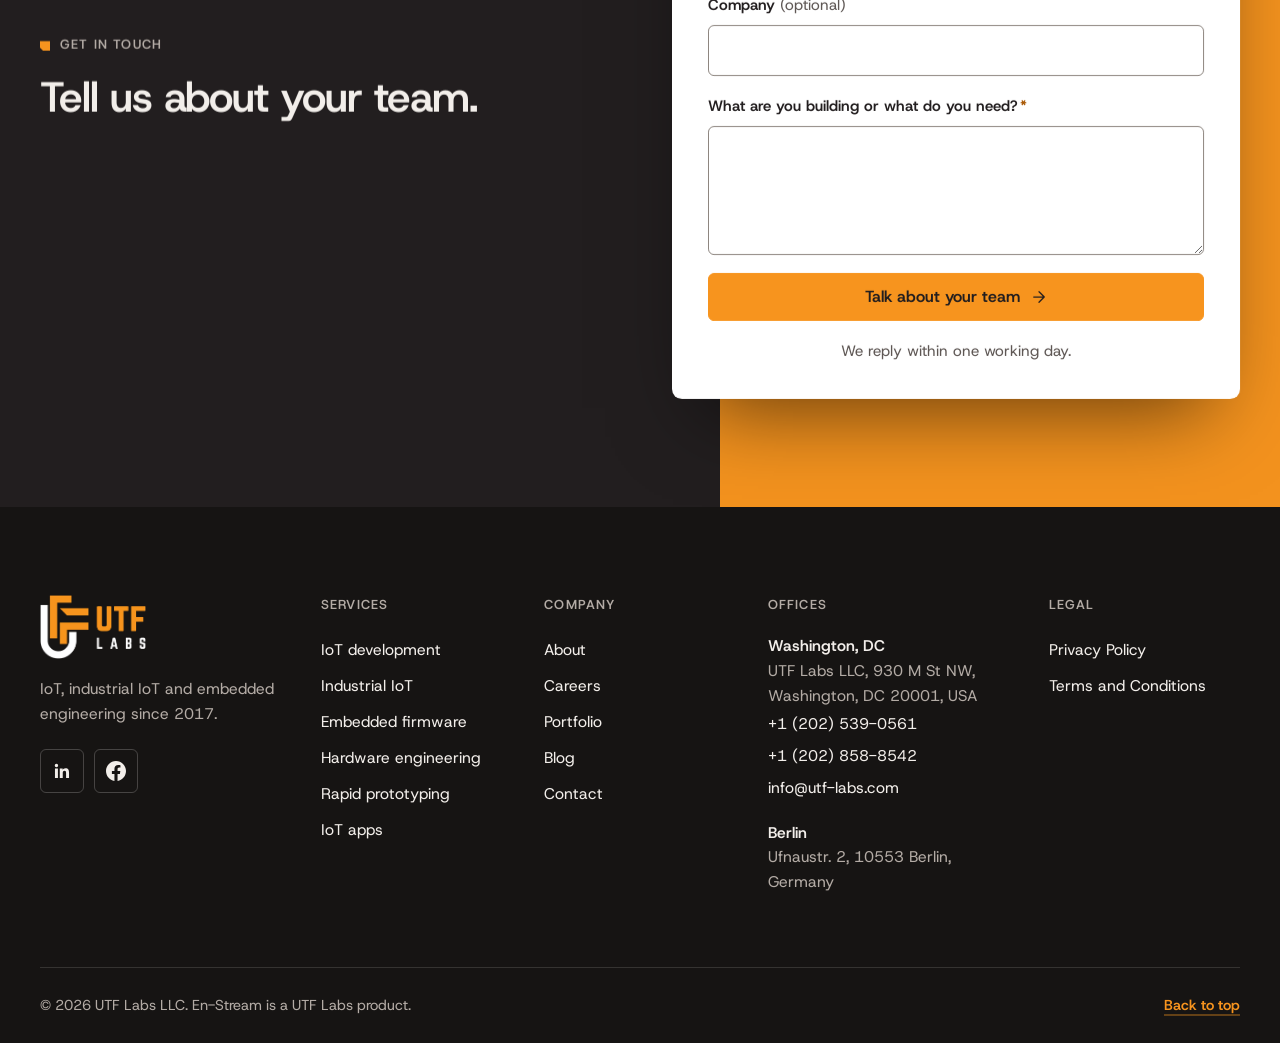
<file: site/staff-augmentation/index.html>
<!DOCTYPE html>
<html lang="en">
<head>
<meta charset="utf-8">
<meta name="viewport" content="width=device-width, initial-scale=1">
<title>IoT Staff Augmentation: Hire Embedded Engineers | UTF Labs</title>
<meta name="description" content="Add embedded and firmware engineers to your team: hourly, monthly or as a dedicated team. Start in about a week with a risk-free trial.">
<link rel="canonical" href="https://www.utf-labs.com/staff-augmentation/">


<meta name="theme-color" content="#221E1F">
<meta property="og:type" content="website"><meta property="og:site_name" content="UTF Labs">
<meta property="og:title" content="IoT Staff Augmentation: Hire Embedded Engineers | UTF Labs"><meta property="og:description" content="Add embedded and firmware engineers to your team: hourly, monthly or as a dedicated team. Start in about a week with a risk-free trial.">
<meta property="og:url" content="https://www.utf-labs.com/staff-augmentation/"><meta property="og:image" content="https://www.utf-labs.com/assets/og.png">
<meta name="twitter:card" content="summary_large_image">
<link rel="icon" type="image/png" href="/site/assets/favicon.png">
<link rel="apple-touch-icon" href="/site/assets/apple-touch-icon.png">
<link rel="preload" href="/site/assets/fonts/host-grotesk-latin-wght-normal.woff2" as="font" type="font/woff2" crossorigin>
<link rel="stylesheet" href="/site/assets/styles.css">
<script>document.documentElement.classList.add('js');if(matchMedia('(prefers-reduced-motion: reduce)').matches)document.documentElement.classList.add('reduce');setTimeout(function(){if(!window.__utf)document.documentElement.classList.add('no-motion-js')},3500);</script>
<script type="application/ld+json">{"@context":"https://schema.org","@type":"Organization","@id":"https://www.utf-labs.com/#organization","name":"UTF Labs","url":"https://www.utf-labs.com/","logo":"https://www.utf-labs.com/assets/logo-dark.png","foundingDate":"2017-07","description":"UTF Labs is an IoT and software engineering company (not ElevenLabs, not the UTF-8 encoding). It builds connected products and industrial IoT systems and adds embedded engineers to client teams.","sameAs":["https://www.linkedin.com/company/utf-labs/","https://www.facebook.com/utflabs","https://www.upwork.com/agencies/utflabs/"],"location":[{"@type":"ProfessionalService","name":"UTF Labs LLC, Washington, DC","parentOrganization":{"@id":"https://www.utf-labs.com/#organization"},"address":{"@type":"PostalAddress","streetAddress":"930 M St NW","addressLocality":"Washington","addressRegion":"DC","postalCode":"20001","addressCountry":"US"},"telephone":"+1-202-539-0561"},{"@type":"ProfessionalService","name":"UTF Labs, Berlin","parentOrganization":{"@id":"https://www.utf-labs.com/#organization"},"address":{"@type":"PostalAddress","streetAddress":"Ufnaustr. 2","addressLocality":"Berlin","postalCode":"10553","addressCountry":"DE"}}]}</script>
<script type="application/ld+json">{"@context":"https://schema.org","@type":"Service","serviceType":"IoT staff augmentation","provider":{"@id":"https://www.utf-labs.com/#organization"},"areaServed":[{"@type":"Country","name":"United States"},{"@type":"AdministrativeArea","name":"European Union"}]}</script>
<script type="application/ld+json">{"@context":"https://schema.org","@type":"BreadcrumbList","itemListElement":[{"@type":"ListItem","position":1,"name":"Home","item":"https://www.utf-labs.com/"},{"@type":"ListItem","position":2,"name":"Hire IoT engineers","item":"https://www.utf-labs.com/staff-augmentation/"}]}</script>
</head>
<body>
<a class="skip-link" href="#main">Skip to main content</a>
<header class="site-header" id="top">
  
  <div class="container container--wide site-header__bar">
    <a class="brand" href="/site/" aria-label="UTF Labs home"><img src="/site/assets/logo-white.webp" width="231" height="140" alt="UTF Labs"></a>
    <nav class="nav" aria-label="Primary">
      <div class="nav__item" data-menu>
        <button class="nav__btn" type="button" aria-expanded="false" aria-controls="svc-menu">Services<svg class="icon " viewBox="0 0 24 24" aria-hidden="true" focusable="false"><path d="m6 9 6 6 6-6"/></svg></button>
        <div class="nav__menu" id="svc-menu"><a href="/site/services/iot-development/"><svg class="icon " viewBox="0 0 24 24" aria-hidden="true" focusable="false"><rect x="4" y="4" width="16" height="16" rx="2"/><rect x="9" y="9" width="6" height="6"/><path d="M15 2v2M15 20v2M2 15h2M2 9h2M20 15h2M20 9h2M9 2v2M9 20v2"/></svg>IoT development</a><a href="/site/services/industrial-iot-development/"><svg class="icon " viewBox="0 0 24 24" aria-hidden="true" focusable="false"><path d="M22 12h-2.48a2 2 0 0 0-1.93 1.46l-2.35 8.36a.25.25 0 0 1-.48 0L9.24 2.18a.25.25 0 0 0-.48 0l-2.35 8.36A2 2 0 0 1 4.49 12H2"/></svg>Industrial IoT</a><a href="/site/services/embedded-firmware-development/"><svg class="icon " viewBox="0 0 24 24" aria-hidden="true" focusable="false"><rect x="3" y="3" width="18" height="18" rx="2"/><path d="M11 9h4a2 2 0 0 0 2-2V3"/><circle cx="9" cy="9" r="2"/><path d="M7 21v-4a2 2 0 0 1 2-2h4"/><circle cx="15" cy="15" r="2"/></svg>Embedded firmware</a><a href="/site/services/iot-hardware-design/"><svg class="icon " viewBox="0 0 24 24" aria-hidden="true" focusable="false"><path d="M14.7 6.3a1 1 0 0 0 0 1.4l1.6 1.6a1 1 0 0 0 1.4 0l3.77-3.77a6 6 0 0 1-7.94 7.94l-6.91 6.91a2.12 2.12 0 0 1-3-3l6.91-6.91a6 6 0 0 1 7.94-7.94l-3.76 3.76z"/></svg>Hardware engineering</a><a href="/site/services/rapid-prototyping/"><svg class="icon " viewBox="0 0 24 24" aria-hidden="true" focusable="false"><path d="M21 8a2 2 0 0 0-1-1.73l-7-4a2 2 0 0 0-2 0l-7 4A2 2 0 0 0 3 8v8a2 2 0 0 0 1 1.73l7 4a2 2 0 0 0 2 0l7-4A2 2 0 0 0 21 16Z"/><path d="M3.3 7 12 12l8.7-5M12 22V12"/></svg>Rapid prototyping</a><a href="/site/services/iot-app-development/"><svg class="icon " viewBox="0 0 24 24" aria-hidden="true" focusable="false"><rect x="3" y="3" width="7" height="9" rx="1"/><rect x="14" y="3" width="7" height="5" rx="1"/><rect x="14" y="12" width="7" height="9" rx="1"/><rect x="3" y="16" width="7" height="5" rx="1"/></svg>IoT apps</a></div>
      </div>
      <a class="nav__link" href="/site/staff-augmentation/" aria-current="page">Hire IoT engineers</a>
      <a class="nav__link" href="/site/portfolio/">Portfolio</a>
      <a class="nav__link" href="/site/about/">About</a>
      <a class="nav__link" href="/site/blog/">Blog</a>
      <a class="nav__link" href="#contact">Contact</a>
    </nav>
    <div class="lang" role="group" aria-label="Choose site region">
      <a href="/site/" lang="en" aria-current="true">Global</a><a href="/site/pk/" lang="en-PK" >Pakistan</a></div>
    <div class="header-cta"><a class="btn btn--primary" href="#contact" data-cta>Book an intro call</a></div>
    <button class="burger" type="button" aria-expanded="false" aria-controls="mobile-nav" aria-label="Menu"><svg class="icon i-open" viewBox="0 0 24 24" aria-hidden="true" focusable="false"><path d="M4 7h16M4 12h16M4 17h16"/></svg><svg class="icon i-close" viewBox="0 0 24 24" aria-hidden="true" focusable="false"><path d="M18 6 6 18M6 6l12 12"/></svg></button>
  </div>
  <div class="progress" aria-hidden="true"></div>
</header>
<div class="mobile-nav" id="mobile-nav" hidden>
  <a href="/site/staff-augmentation/">Hire IoT engineers</a>
  <a href="/site/portfolio/">Portfolio</a>
  <a href="/site/about/">About</a>
  <a href="/site/blog/">Blog</a>
  <a href="#contact">Contact</a>
  <p class="kicker" style="margin:28px 0 4px">Services</p>
  <div class="sub"><a href="/site/services/iot-development/">IoT development</a><a href="/site/services/industrial-iot-development/">Industrial IoT</a><a href="/site/services/embedded-firmware-development/">Embedded firmware</a><a href="/site/services/iot-hardware-design/">Hardware engineering</a><a href="/site/services/rapid-prototyping/">Rapid prototyping</a><a href="/site/services/iot-app-development/">IoT apps</a></div>
  <div class="mobile-nav__foot">
    <a class="btn btn--primary" href="#contact" data-cta>Book an intro call</a>
    
    <div class="lang" role="group" aria-label="Choose site region">
      <a href="/site/" lang="en" aria-current="true">Global</a><a href="/site/pk/" lang="en-PK" >Pakistan</a></div>
  </div>
</div>
<main id="main">

<section class="hero surface-dark" aria-labelledby="h1">
  <div class="container container--wide">
    <div class="hero__grid">
      <div>
        <nav aria-label="Breadcrumb"><ol class="crumbs"><li><a href="/site/">Home</a></li><li aria-current="page">Hire IoT engineers</li></ol></nav>
        <h1 class="h1" id="h1" data-split>IoT staff augmentation: add embedded and firmware engineers to your team</h1>
        <p class="lead" data-reveal>UTF Labs adds embedded and firmware engineers to your team. They work on your product, under your priorities. Hire by the hour, as monthly dedicated engineers, or as a dedicated team. An engineer can start in about a week, and your first 40 hours are a risk-free trial.</p>
        <div class="btn-row" data-reveal>
          <a class="btn btn--primary" href="#contact" data-cta>Talk about your team<svg class="icon icon-arrow" viewBox="0 0 24 24" aria-hidden="true" focusable="false"><path d="M5 12h14M12 5l7 7-7 7"/></svg></a>
          <a class="btn btn--ghost" href="#trial" >See how the trial works<svg class="icon icon-arrow" viewBox="0 0 24 24" aria-hidden="true" focusable="false"><path d="M5 12h14M12 5l7 7-7 7"/></svg></a>
        </div>
      </div>
      <div data-reveal style="position:relative;isolation:isolate;padding:14px 0 0 14px">
        <div class="trial-card" data-trial-card>
          <p class="kicker" style="margin-bottom:10px">Risk-free trial</p>
          <div class="trial-card__big"><b class="num"><span data-count data-to="40">40</span></b><span>hours at half rate</span></div>
          <p>Every engagement starts with a trial. Not happy? Those hours are not invoiced.</p>
          <ol class="mini-steps">
            <li class="is-on"><span class="dot">1</span><div><b>Intro call</b><span>You tell us the gap: skills, level and timeline.</span></div></li>
            <li><span class="dot">2</span><div><b>Engineer proposed</b><span>Usually placed in about seven days.</span></div></li>
            <li><span class="dot">3</span><div><b>40-hour trial</b><span>Half rate. Not invoiced if you are unhappy.</span></div></li>
            <li><span class="dot">4</span><div><b>Continue</b><span>Full rate, with no lock-in after the trial.</span></div></li>
          </ol>
        </div>
      </div>
    </div>
  </div>
</section>

<section class="section section--tight surface-light" aria-labelledby="short-h">
  <div class="container">
    <div class="callout callout--box" data-reveal style="max-width:960px;margin-inline:auto">
      <span class="callout__tag" id="short-h">The short answer</span>
      <p>IoT staff augmentation means adding engineers from UTF Labs to your own team. They work on your product with your priorities and your tools. You can hire by the hour, as monthly dedicated engineers, or as a dedicated team. An engineer can start in about a week, and the first 40 hours are a risk-free trial.</p>
    </div>
  </div>
</section>

<section class="section surface-tone" aria-labelledby="fit-h">
  <div class="container">
    <div class="section__head" data-reveal><p class="kicker">Fit</p><h2 class="h2" id="fit-h">When it fits, and when it does not</h2></div>
    <div class="grid grid--2" data-stagger>
      <div class="card" data-reveal>
        <h3 class="h3">It fits when</h3>
        <ul class="checklist">
          <li><svg class="icon " viewBox="0 0 24 24" aria-hidden="true" focusable="false"><path d="M20 6 9 17l-5-5"/></svg><span>your roadmap is slipping and hiring locally is slow;</span></li>
          <li><svg class="icon " viewBox="0 0 24 24" aria-hidden="true" focusable="false"><path d="M20 6 9 17l-5-5"/></svg><span>you need a specific skill for a while (firmware, OTA updates, secure boot, embedded Linux, circuit boards);</span></li>
          <li><svg class="icon " viewBox="0 0 24 24" aria-hidden="true" focusable="false"><path d="M20 6 9 17l-5-5"/></svg><span>you are moving from prototype to production and need extra hands;</span></li>
          <li><svg class="icon " viewBox="0 0 24 24" aria-hidden="true" focusable="false"><path d="M20 6 9 17l-5-5"/></svg><span>you have technical leadership in-house and need more capacity.</span></li>
        </ul>
      </div>
      <div class="card" data-reveal>
        <h3 class="h3">It does not fit when</h3>
        <ul class="checklist checklist--x">
          <li><svg class="icon " viewBox="0 0 24 24" aria-hidden="true" focusable="false"><path d="M18 6 6 18M6 6l12 12"/></svg><span>nobody on your side can set technical direction. Then you need a project built for you, not extra engineers (see <a class="textlink" href="/site/services/iot-development/">IoT development</a>);</span></li>
          <li><svg class="icon " viewBox="0 0 24 24" aria-hidden="true" focusable="false"><path d="M18 6 6 18M6 6l12 12"/></svg><span>you need cloud or app developers only. We build those as projects (see <a class="textlink" href="/site/services/iot-app-development/">IoT app development</a>), not as placed engineers.</span></li>
        </ul>
        <p style="margin-top:auto;font-weight:600;color:var(--logo-black)">Not sure which one you need? Tell us. We will say which.</p>
      </div>
    </div>
  </div>
</section>

<section class="section surface-light" aria-labelledby="who-h">
  <div class="container">
    <div class="section__head" data-reveal><p class="kicker">Who you can hire</p><h2 class="h2" id="who-h">Engineers by skill and level</h2></div>
    <div class="grid grid--4" data-stagger>
      <article class="card" data-reveal data-lift><span class="icon-tile"><svg class="icon " viewBox="0 0 24 24" aria-hidden="true" focusable="false"><rect x="4" y="4" width="16" height="16" rx="2"/><rect x="9" y="9" width="6" height="6"/><path d="M15 2v2M15 20v2M2 15h2M2 9h2M20 15h2M20 9h2M9 2v2M9 20v2"/></svg></span><h3 class="h4">Embedded firmware engineers</h3><p>STM32, ESP32, nRF and Bluetooth Low Energy, Silicon Labs, Zephyr and other RTOS.</p></article>
      <article class="card" data-reveal data-lift><span class="icon-tile"><svg class="icon " viewBox="0 0 24 24" aria-hidden="true" focusable="false"><path d="M20 13c0 5-3.5 7.5-7.66 8.95a1 1 0 0 1-.67-.01C7.5 20.5 4 18 4 13V6a1 1 0 0 1 1-1c2 0 4.5-1.2 6.24-2.72a1.17 1.17 0 0 1 1.52 0C14.51 3.81 17 5 19 5a1 1 0 0 1 1 1z"/><path d="m9 12 2 2 4-4"/></svg></span><h3 class="h4">OTA and secure boot</h3><p>Over-the-air update systems and secure boot for devices in the field.</p></article>
      <article class="card" data-reveal data-lift><span class="icon-tile"><svg class="icon " viewBox="0 0 24 24" aria-hidden="true" focusable="false"><path d="m12.83 2.18a2 2 0 0 0-1.66 0L2.6 6.08a1 1 0 0 0 0 1.83l8.58 3.91a2 2 0 0 0 1.66 0l8.58-3.9a1 1 0 0 0 0-1.83Z"/><path d="m22 17.65-9.17 4.16a2 2 0 0 1-1.66 0L2 17.65M22 12.65l-9.17 4.16a2 2 0 0 1-1.66 0L2 12.65"/></svg></span><h3 class="h4">Embedded Linux</h3><p>Drivers and board support packages (BSP).</p></article>
      <article class="card" data-reveal data-lift><span class="icon-tile"><svg class="icon " viewBox="0 0 24 24" aria-hidden="true" focusable="false"><rect x="3" y="3" width="18" height="18" rx="2"/><path d="M11 9h4a2 2 0 0 0 2-2V3"/><circle cx="9" cy="9" r="2"/><path d="M7 21v-4a2 2 0 0 1 2-2h4"/><circle cx="15" cy="15" r="2"/></svg></span><h3 class="h4">PCB design</h3><p>Schematics and board layout.</p></article>
    </div>
    <div class="callout" data-reveal style="margin-top:clamp(28px,3vw,44px)">
      <h3 class="h3" style="margin-bottom:16px">Four experience levels</h3>
      <div class="level" style="margin-bottom:20px"><div data-i="01">Junior</div><div data-i="02">Mid</div><div data-i="03">Senior</div><div data-i="04">Specialist</div></div>
      <p>We suggest a level from your brief, and you can ask for a different one. Specialists cover Zephyr, OTA and secure boot, nRF and Silicon Labs, and Linux drivers.</p>
    </div>
  </div>
</section>

<section class="section surface-tone" aria-labelledby="ways-h">
  <div class="container">
    <div class="section__head" data-reveal><p class="kicker">Engagement models</p><h2 class="h2" id="ways-h">Three ways to engage</h2></div>
    <div class="grid grid--3" data-stagger>
      <article class="card" data-reveal data-lift><span class="card__num">01</span><span class="icon-tile"><svg class="icon " viewBox="0 0 24 24" aria-hidden="true" focusable="false"><circle cx="12" cy="12" r="10"/><path d="M12 6v6l4 2"/></svg></span><h3 class="h3">Hourly</h3><p>You pay for the hours worked. Best when the amount of work changes from week to week.</p></article>
      <article class="card" data-reveal data-lift><span class="card__num">02</span><span class="icon-tile"><svg class="icon " viewBox="0 0 24 24" aria-hidden="true" focusable="false"><path d="M16 21v-2a4 4 0 0 0-4-4H6a4 4 0 0 0-4 4v2"/><circle cx="9" cy="7" r="4"/><path d="M22 21v-2a4 4 0 0 0-3-3.87M16 3.13a4 4 0 0 1 0 7.75"/></svg></span><h3 class="h3">Monthly dedicated engineers</h3><p>One or more engineers dedicated to your product each month. Best for steady, long-running work.</p></article>
      <article class="card" data-reveal data-lift><span class="card__num">03</span><span class="icon-tile"><svg class="icon " viewBox="0 0 24 24" aria-hidden="true" focusable="false"><path d="m12.83 2.18a2 2 0 0 0-1.66 0L2.6 6.08a1 1 0 0 0 0 1.83l8.58 3.91a2 2 0 0 0 1.66 0l8.58-3.9a1 1 0 0 0 0-1.83Z"/><path d="m22 17.65-9.17 4.16a2 2 0 0 1-1.66 0L2 17.65M22 12.65l-9.17 4.16a2 2 0 0 1-1.66 0L2 12.65"/></svg></span><h3 class="h3">Dedicated team</h3><p>A team assigned to your product that works as an extension of yours. Best for a larger build.</p></article>
    </div>
  </div>
</section>

<section class="section surface-darker" id="trial" aria-labelledby="trial-h">
  <div class="container">
    <div class="trial-big">
      <div class="trial-big__n" data-reveal aria-hidden="true"><span class="num" data-count data-to="40">40</span><small>hours at half rate, then you decide</small></div>
      <div data-reveal>
        <p class="kicker">How the trial works</p>
        <h2 class="h2" id="trial-h">The risk-free trial</h2>
        <p class="lead" style="margin-top:18px">Every engagement starts with a trial.</p>
        <ul class="checklist" style="margin-top:28px">
          <li><svg class="icon " viewBox="0 0 24 24" aria-hidden="true" focusable="false"><path d="M20 6 9 17l-5-5"/></svg><span><strong>First 40 hours at half rate.</strong> If you are happy, work continues at the full rate.</span></li>
          <li><svg class="icon " viewBox="0 0 24 24" aria-hidden="true" focusable="false"><path d="M20 6 9 17l-5-5"/></svg><span><strong>If you are not happy,</strong> those 40 hours are not invoiced, and there is no lock-in after the trial.</span></li>
          <li><svg class="icon " viewBox="0 0 24 24" aria-hidden="true" focusable="false"><path d="M20 6 9 17l-5-5"/></svg><span><strong>Then we offer a replacement engineer</strong> for a second 40-hour trial at half rate. If that one does not work out either, those hours are not invoiced.</span></li>
        </ul>
      </div>
    </div>
  </div>
</section>

<section class="section surface-light" aria-labelledby="start-h">
  <div class="container">
    <div class="section__head" data-reveal><p class="kicker">Getting started</p><h2 class="h2" id="start-h">How it starts</h2></div>
    <ol class="steps steps--4" data-steps>
      <div class="steps__rail" aria-hidden="true"><i></i></div>
      <li class="step" data-reveal><span class="step__n">1</span><h3 class="h3">Intro call.</h3><p>You tell us the gap: skills, level and timeline.</p></li>
      <li class="step" data-reveal><span class="step__n">2</span><h3 class="h3">We propose an engineer.</h3><p>We pick the level from your brief. An engineer is usually placed in about seven days. Extra engineers beyond that take two to four weeks.</p></li>
      <li class="step" data-reveal><span class="step__n">3</span><h3 class="h3">Trial.</h3><p>The engineer starts and the 40-hour trial begins.</p></li>
      <li class="step" data-reveal><span class="step__n">4</span><h3 class="h3">Continue.</h3><p>If it works, you carry on. If not, see the trial terms above.</p></li>
    </ol>
  </div>
</section>

<section class="section section--tight surface-tone" aria-labelledby="tz-h">
  <div class="container">
    <div class="split split--wide-right">
      <div data-reveal><p class="kicker">Time zones</p><h2 class="h2" id="tz-h">Working across time zones</h2></div>
      <div data-reveal class="stack"><p class="lead" style="color:var(--logo-black)">Full working-day overlap is available with US and European teams, in any US time zone. Tell us your hours in the intro call.</p><div class="tags"><span class="tag"><svg class="icon " viewBox="0 0 24 24" aria-hidden="true" focusable="false"><circle cx="12" cy="12" r="10"/><path d="M12 2a14.5 14.5 0 0 0 0 20 14.5 14.5 0 0 0 0-20M2 12h20"/></svg>&nbsp;US time zones</span><span class="tag"><svg class="icon " viewBox="0 0 24 24" aria-hidden="true" focusable="false"><circle cx="12" cy="12" r="10"/><path d="M12 2a14.5 14.5 0 0 0 0 20 14.5 14.5 0 0 0 0-20M2 12h20"/></svg>&nbsp;Europe</span></div></div>
    </div>
  </div>
</section>

<section class="section surface-light" aria-labelledby="risk-h">
  <div class="container">
    <div class="section__head" data-reveal><p class="kicker">Honest risks</p><h2 class="h2" id="risk-h">What can go wrong, and what we do about it</h2><p>Augmentation has real risks. We would rather you hear them from us.</p></div>
    <div class="grid grid--3" data-stagger>
      <article class="card" data-reveal><h3 class="h3">Knowledge sits in one person's head.</h3><p>We write documentation and notes into your own repository as we go, so the work stays with you.</p></article>
      <article class="card" data-reveal><h3 class="h3">A slow start.</h3><p>New engineers need time to learn your product. We ask for access, a short brief and one point of contact on day one.</p></article>
      <article class="card" data-reveal><h3 class="h3">A poor fit.</h3><p>That is what the trial and the replacement engineer are for.</p></article>
    </div>
  </div>
</section>

<section class="proof surface-orange" aria-labelledby="proof-h" style="padding-block:clamp(56px,7vw,96px)">
  <div class="container">
    <div class="section__head" data-reveal><p class="kicker">Proof</p><h2 class="h2" id="proof-h">Track record</h2></div>
    <div class="proof__grid proof__grid--5" data-stagger>
      <div class="proof__item" data-reveal><b class="num"><span data-count data-to="40">40</span>+</b><span>staff augmentation engagements</span></div>
      <div class="proof__item" data-reveal><b class="num"><span data-count data-to="100">100</span>+</b><span>customers in 10+ countries</span></div>
      <div class="proof__item" data-reveal><b class="num"><span data-count data-to="50000">50,000</span>+</b><span>engineering hours delivered</span></div>
      <div class="proof__item" data-reveal><b class="num"><span data-count data-to="100000">100,000</span>+</b><span>devices running firmware we wrote</span></div>
      <div class="proof__item" data-reveal><b>100%</b><span>Job Success and Top Rated on <a href="https://www.upwork.com/agencies/utflabs/" rel="noopener">Upwork</a></span></div>
    </div>
    <div class="grid grid--2" style="margin-top:clamp(36px,4vw,56px);align-items:stretch" data-stagger>
      <div class="card card--dark" data-reveal><span class="icon-tile"><svg class="icon " viewBox="0 0 24 24" aria-hidden="true" focusable="false"><rect x="4" y="4" width="16" height="16" rx="2"/><rect x="9" y="9" width="6" height="6"/><path d="M15 2v2M15 20v2M2 15h2M2 9h2M20 15h2M20 9h2M9 2v2M9 20v2"/></svg></span><h3 class="h3">TickrMeter</h3><p>Our firmware and over-the-air updates run on 25,000+ devices in use.</p><a class="link-arrow card__main" href="/site/portfolio/tickrmeter/">Read the case study<svg class="icon " viewBox="0 0 24 24" aria-hidden="true" focusable="false"><path d="M5 12h14M12 5l7 7-7 7"/></svg></a></div>
      <figure class="quote" data-reveal style="background:var(--logo-black);color:var(--dark-text);--fg:var(--dark-text);--fg-muted:var(--dark-muted)"><blockquote>"I am working with UTF LABS for approximately two years and found them to be an exceptionally professional team. They assisted throughout the entire process, from prototype to final product, covering app development, firmware, over-the-air firmware flashing, and quality testing procedures for manufacturing."</blockquote><figcaption><b>Markus Iversen</b>TickrMeter Apps</figcaption></figure>
    </div>
  </div>
</section>

<section class="section surface-light" aria-labelledby="cost-h">
  <div class="container">
    <div class="split split--wide-right">
      <div data-reveal><p class="kicker">Cost</p><h2 class="h2" id="cost-h">What it costs</h2></div>
      <p class="lead" data-reveal style="color:var(--logo-black)">We do not publish rates. The rate depends on the experience level of the engineer. After an intro call we send a clear quote, and the trial lets you check the fit before you commit.</p>
    </div>
  </div>
</section>

<section class="section surface-tone" aria-labelledby="faq-h">
  <div class="container">
    <div class="split split--wide-right">
      <div class="sticky-col" data-reveal><p class="kicker">FAQ</p><h2 class="h2" id="faq-h">Questions we get</h2></div>
      <div data-reveal><div class="faq" data-faq><details><summary>How fast can an engineer start?<svg class="icon " viewBox="0 0 24 24" aria-hidden="true" focusable="false"><path d="m6 9 6 6 6-6"/></svg></summary><div class="faq__body"><p>Usually in about seven days. More engineers beyond that take two to four weeks.</p></div></details><details><summary>What does the trial cost?<svg class="icon " viewBox="0 0 24 24" aria-hidden="true" focusable="false"><path d="m6 9 6 6 6-6"/></svg></summary><div class="faq__body"><p>The first 40 hours are billed at half rate. If you are not happy, they are not invoiced. There is no lock-in after the trial.</p></div></details><details><summary>What if the engineer is not a good fit?<svg class="icon " viewBox="0 0 24 24" aria-hidden="true" focusable="false"><path d="m6 9 6 6 6-6"/></svg></summary><div class="faq__body"><p>We offer a replacement engineer for a second 40-hour trial on the same terms.</p></div></details><details><summary>Do you publish rates?<svg class="icon " viewBox="0 0 24 24" aria-hidden="true" focusable="false"><path d="m6 9 6 6 6-6"/></svg></summary><div class="faq__body"><p>No. We quote after an intro call.</p></div></details><details><summary>Who directs the work?<svg class="icon " viewBox="0 0 24 24" aria-hidden="true" focusable="false"><path d="m6 9 6 6 6-6"/></svg></summary><div class="faq__body"><p>You do. You set priorities and tasks, and the engineers work in your tools and repository. If a UTF Labs project manager coordinates day to day, they take the work from you.</p></div></details><details><summary>Who owns the code?<svg class="icon " viewBox="0 0 24 24" aria-hidden="true" focusable="false"><path d="m6 9 6 6 6-6"/></svg></summary><div class="faq__body"><p>You do. The code is your property.</p></div></details><details><summary>Do you offer cloud or app developers?<svg class="icon " viewBox="0 0 24 24" aria-hidden="true" focusable="false"><path d="m6 9 6 6 6-6"/></svg></summary><div class="faq__body"><p>Not as placed engineers. We build cloud platforms and apps as projects.</p></div></details></div></div>
    </div>
  </div>
</section>

<section class="section cta surface-dark" id="contact" aria-labelledby="cta-h">
  <div class="container"><div class="cta__grid">
    <div data-reveal>
      <p class="kicker">Get in touch</p>
      <h2 class="h2" id="cta-h">Tell us about your team.</h2>
      
    </div>
    <div data-reveal><form class="form" method="post" action="/site/contact/" data-form novalidate>
  <div class="field"><label for="f5-name">Name<span class="req" aria-hidden="true">*</span></label>
    <input id="f5-name" name="name" type="text" autocomplete="name" required aria-describedby="f5-name-e"><span class="field__err" id="f5-name-e">Enter your name.</span></div>
  <div class="field"><label for="f5-email">Work email<span class="req" aria-hidden="true">*</span></label>
    <input id="f5-email" name="email" type="email" autocomplete="email" inputmode="email" required aria-describedby="f5-email-e"><span class="field__err" id="f5-email-e">Enter a valid work email, like name@company.com.</span></div>
  <div class="field"><label for="f5-company">Company <span class="opt">(optional)</span></label>
    <input id="f5-company" name="company" type="text" autocomplete="organization"></div>
  <div class="field"><label for="f5-msg">What are you building or what do you need?<span class="req" aria-hidden="true">*</span></label>
    <textarea id="f5-msg" name="message" rows="4" required aria-describedby="f5-msg-e"></textarea><span class="field__err" id="f5-msg-e">Tell us a little about what you need.</span></div>
  <button class="btn btn--primary" type="submit">Talk about your team<svg class="icon icon-arrow" viewBox="0 0 24 24" aria-hidden="true" focusable="false"><path d="M5 12h14M12 5l7 7-7 7"/></svg></button>
  <p class="form__note">We reply within one working day.</p>
  <p class="form__status" role="status" aria-live="polite" hidden>Thanks. We will reply within one working day.</p>
</form></div>
  </div></div>
</section>

</main>
<footer class="site-footer surface-darker">
  <div class="container container--wide">
    <div class="footer__grid">
      <div class="footer__brand">
        <img src="/site/assets/logo-white.webp" width="231" height="140" alt="UTF Labs" loading="lazy">
        <p>IoT, industrial IoT and embedded engineering since 2017.</p>
        <div class="social">
          <a href="https://www.linkedin.com/company/utf-labs/" rel="noopener" aria-label="UTF Labs on LinkedIn"><svg class="icon " viewBox="0 0 24 24" aria-hidden="true" focusable="false"><path d="M20.45 20.45h-3.56v-5.57c0-1.33-.03-3.04-1.85-3.04-1.86 0-2.14 1.45-2.14 2.94v5.67H9.34V9h3.41v1.56h.05c.48-.9 1.64-1.85 3.37-1.85 3.6 0 4.27 2.37 4.27 5.46v6.28zM5.34 7.43a2.06 2.06 0 1 1 0-4.12 2.06 2.06 0 0 1 0 4.12zM7.12 20.45H3.56V9h3.56v11.45z"/></svg></a>
          <a href="https://www.facebook.com/utflabs" rel="noopener" aria-label="UTF Labs on Facebook"><svg class="icon " viewBox="0 0 24 24" aria-hidden="true" focusable="false"><path d="M24 12.07C24 5.4 18.63 0 12 0S0 5.4 0 12.07C0 18.1 4.39 23.1 10.13 24v-8.44H7.08v-3.49h3.05V9.41c0-3.02 1.79-4.7 4.53-4.7 1.31 0 2.68.24 2.68.24v2.97h-1.51c-1.49 0-1.96.93-1.96 1.89v2.26h3.33l-.53 3.49h-2.8V24C19.61 23.1 24 18.1 24 12.07z"/></svg></a>
        </div>
      </div>
      <nav aria-label="Services"><h2>Services</h2><ul><li><a href="/site/services/iot-development/">IoT development</a></li><li><a href="/site/services/industrial-iot-development/">Industrial IoT</a></li><li><a href="/site/services/embedded-firmware-development/">Embedded firmware</a></li><li><a href="/site/services/iot-hardware-design/">Hardware engineering</a></li><li><a href="/site/services/rapid-prototyping/">Rapid prototyping</a></li><li><a href="/site/services/iot-app-development/">IoT apps</a></li></ul></nav>
      <nav aria-label="Company"><h2>Company</h2><ul>
        <li><a href="/site/about/">About</a></li><li><a href="/site/careers/">Careers</a></li><li><a href="/site/portfolio/">Portfolio</a></li><li><a href="/site/blog/">Blog</a></li><li><a href="#contact">Contact</a></li></ul></nav>
      <div><h2>Offices</h2><address class="footer__addr"><b>Washington, DC</b>UTF Labs LLC, 930 M St NW, Washington, DC 20001, USA<br><a href="tel:+12025390561">+1 (202) 539-0561</a><br><a href="tel:+12028588542">+1 (202) 858-8542</a><br><a href="mailto:info@utf-labs.com">info@utf-labs.com</a></address>
       <address class="footer__addr"><b>Berlin</b>Ufnaustr. 2, 10553 Berlin, Germany</address></div>
      <nav aria-label="Legal"><h2>Legal</h2><ul><li><a href="/site/privacy-policy/">Privacy Policy</a></li><li><a href="/site/terms-and-conditions/">Terms and Conditions</a></li></ul></nav>
    </div>
    <div class="footer__bottom">
      <span>© <span data-year>2026</span> UTF Labs LLC. En-Stream is a UTF Labs product.</span>
      <a href="#top" class="textlink" style="color:var(--utf-orange)">Back to top</a>
    </div>
  </div>
</footer>
<script src="/site/assets/app.js" defer></script>
</body>
</html>
</file>
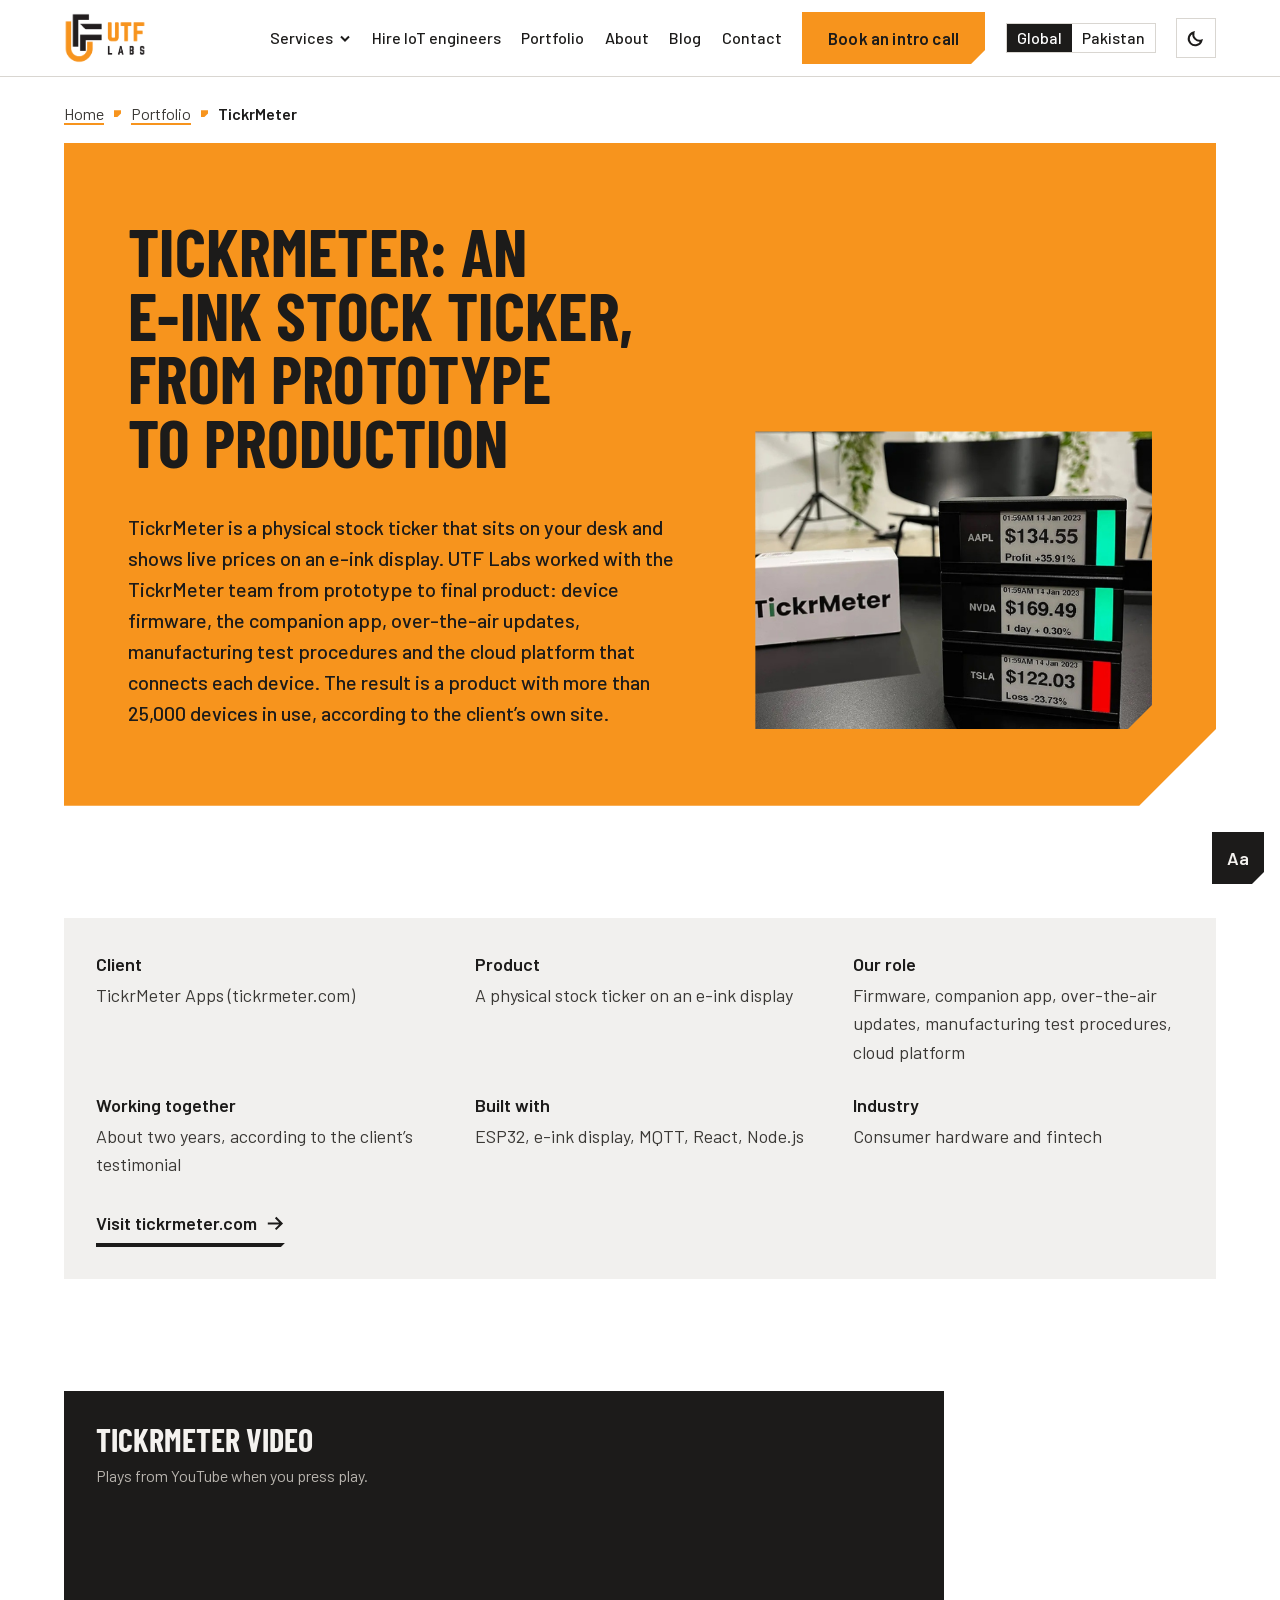
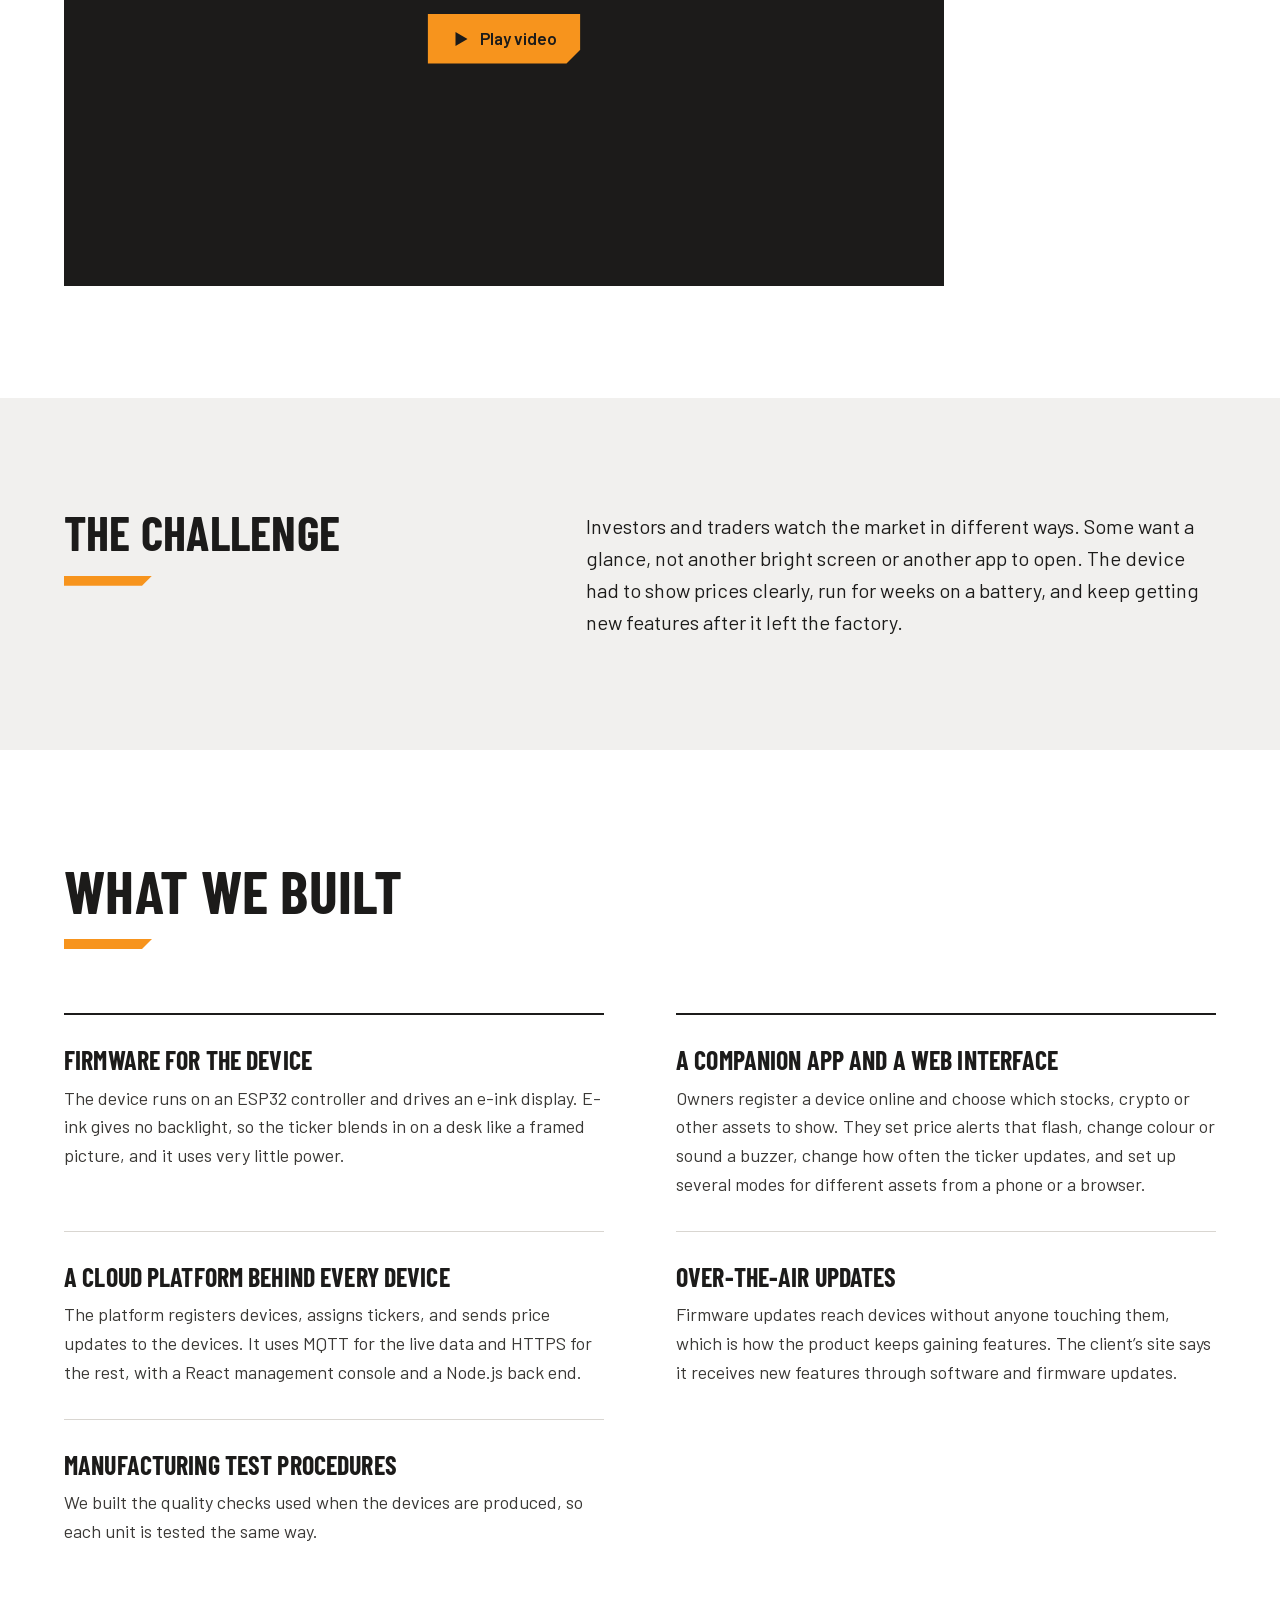
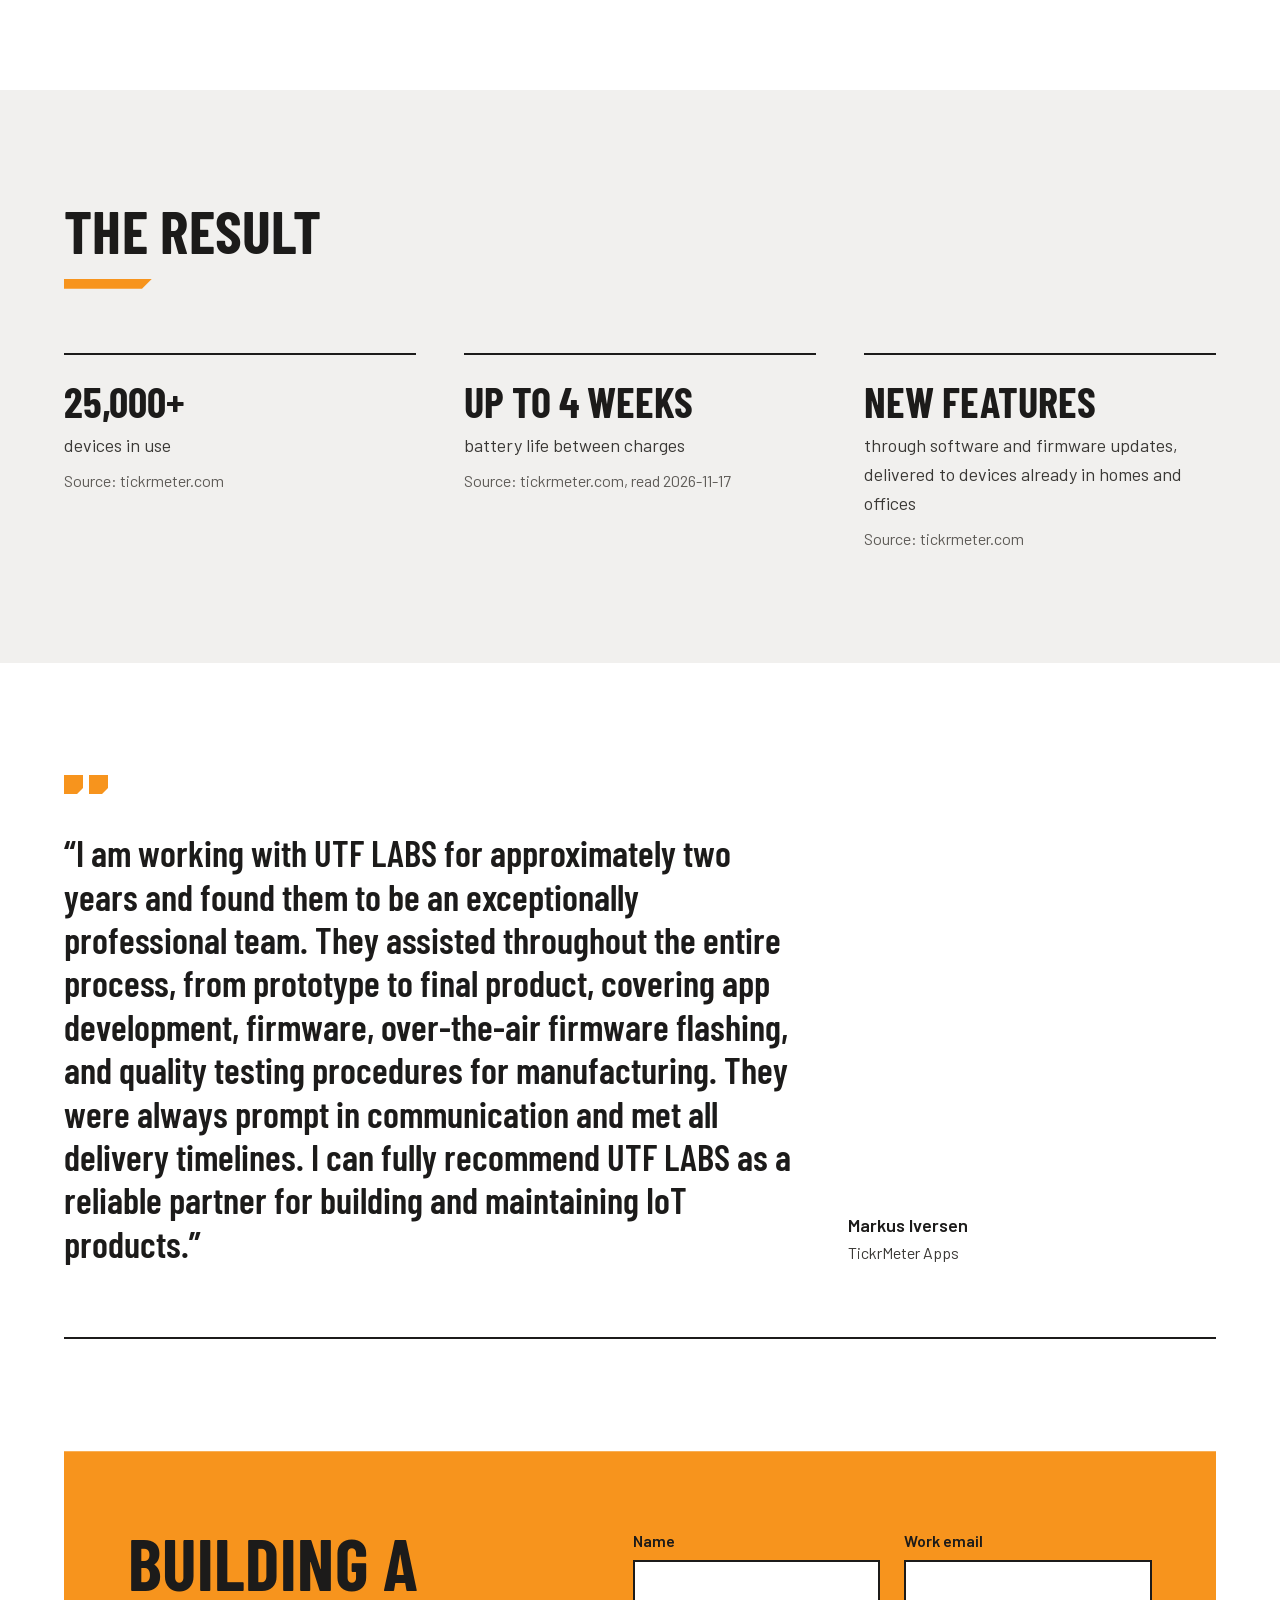
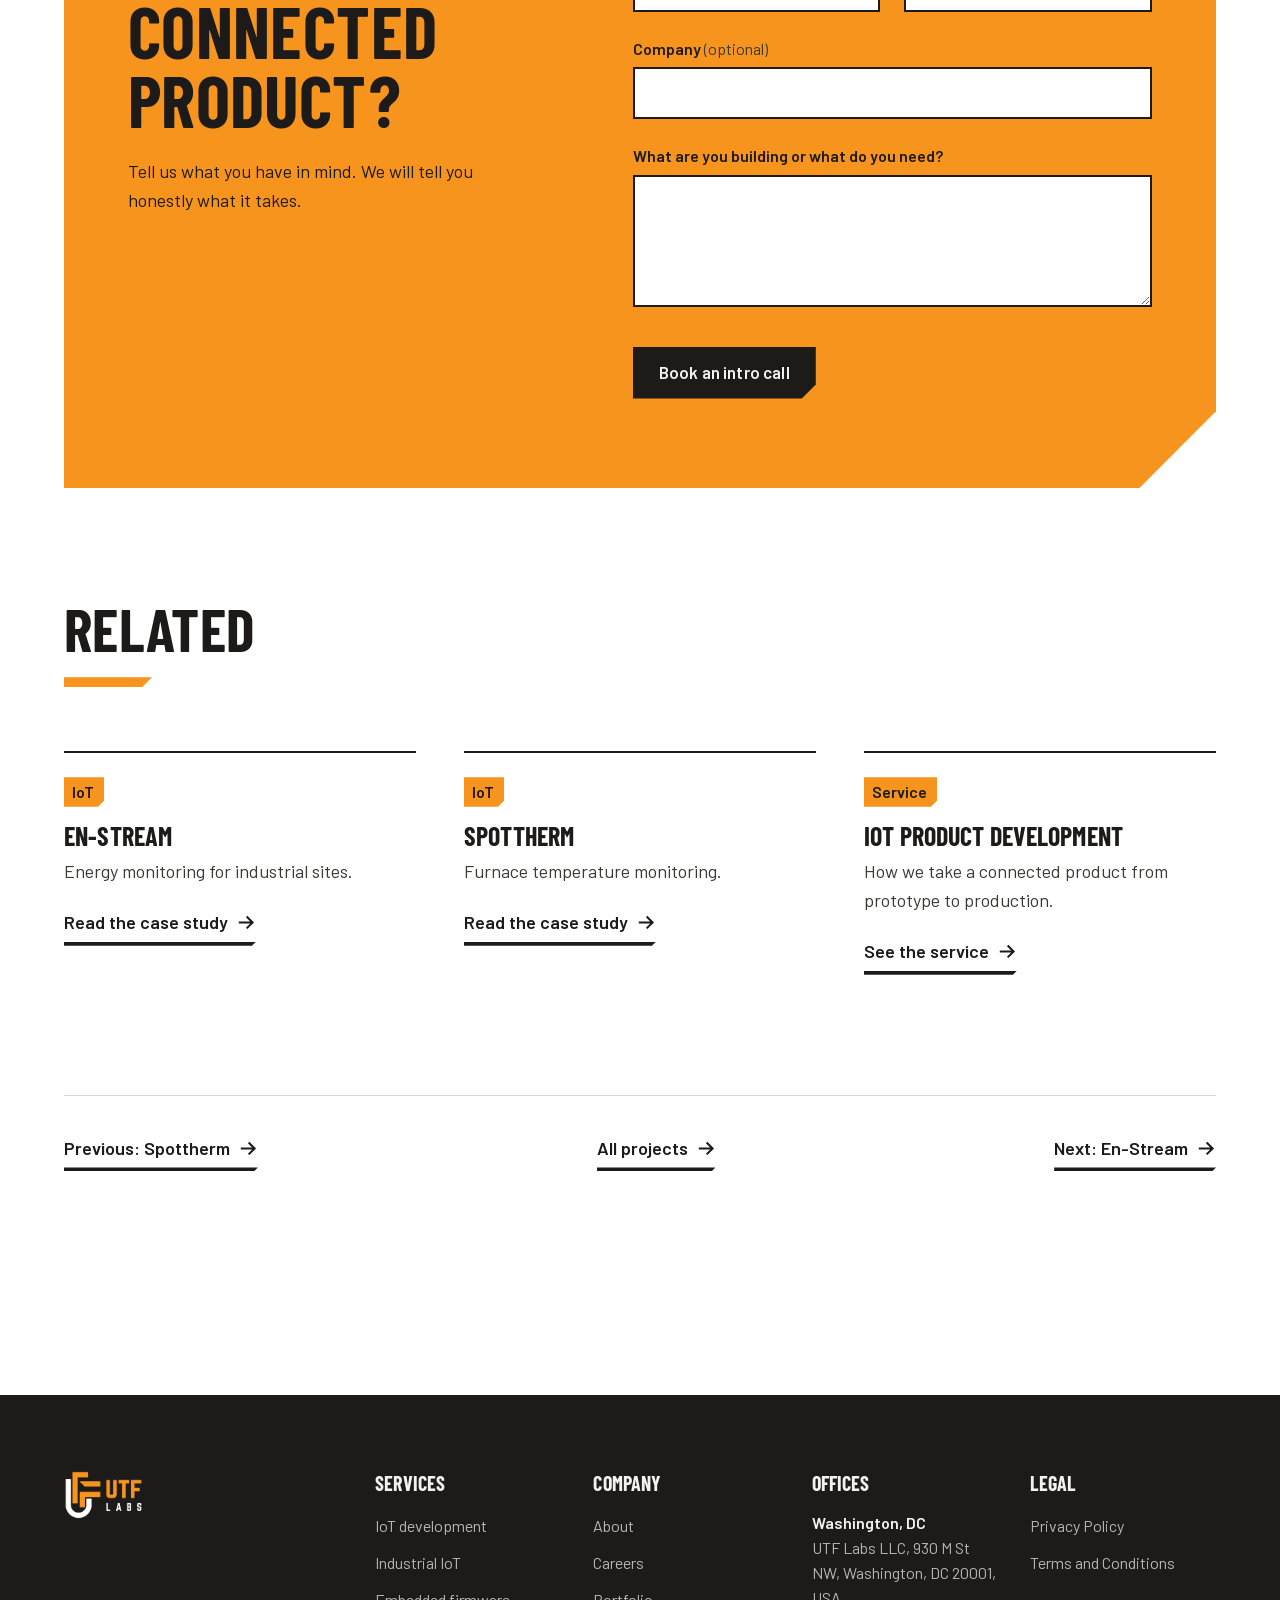
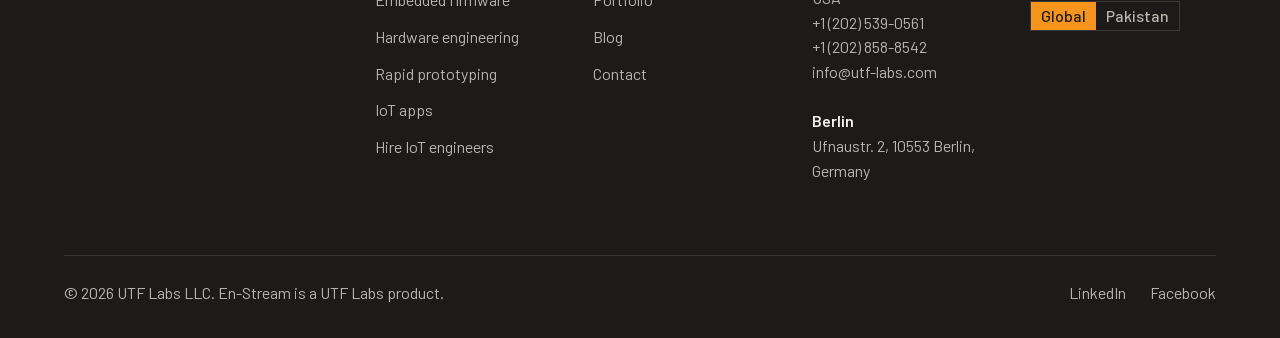
<file: site-impeccable/portfolio/tickrmeter/index.html>
<!DOCTYPE html>
<html lang="en">
<head>
<meta charset="utf-8">
<script>document.documentElement.classList.add("js");(function(){try{var q=/[?&]theme=(dark|light)/.exec(location.search);var t=q?q[1]:localStorage.getItem("utf-theme");if(!t)t=matchMedia("(prefers-color-scheme: dark)").matches?"dark":"light";document.documentElement.setAttribute("data-theme",t)}catch(e){}})()</script>
<meta name="viewport" content="width=device-width, initial-scale=1">
<title>TickrMeter Case Study: E-Ink IoT Stock Ticker | UTF Labs</title>
<meta name="description" content="How UTF Labs built firmware, a companion app, a cloud platform and OTA updates for TickrMeter, an e-ink stock ticker with 25,000+ devices in use.">
<link rel="canonical" href="https://www.utf-labs.com/portfolio/tickrmeter/">
<meta name="theme-color" content="#F7941D">
<meta name="color-scheme" content="light dark">
<link rel="preload" href="/site-impeccable/assets/fonts/barlow-condensed-700-latin.woff2" as="font" type="font/woff2" crossorigin>
<link rel="preload" href="/site-impeccable/assets/fonts/barlow-400-latin.woff2" as="font" type="font/woff2" crossorigin>
<link rel="stylesheet" href="/site-impeccable/assets/css/site.css">
<script type="application/ld+json">
{
  "@context": "https://schema.org",
  "@graph": [
    {
      "@type": "Article",
      "headline": "TickrMeter: an e-ink stock ticker, from prototype to production",
      "about": "TickrMeter",
      "author": {
        "@id": "https://www.utf-labs.com/#organization"
      },
      "publisher": {
        "@id": "https://www.utf-labs.com/#organization"
      },
      "dateModified": "2026-11-20",
      "image": "https://www.utf-labs.com/assets/img/tickrmeter.webp"
    },
    {
      "@type": "BreadcrumbList",
      "itemListElement": [
        {
          "@type": "ListItem",
          "position": 1,
          "name": "Home",
          "item": "https://www.utf-labs.com/"
        },
        {
          "@type": "ListItem",
          "position": 2,
          "name": "Portfolio",
          "item": "https://www.utf-labs.com/portfolio/"
        },
        {
          "@type": "ListItem",
          "position": 3,
          "name": "TickrMeter",
          "item": "https://www.utf-labs.com/portfolio/tickrmeter/"
        }
      ]
    }
  ]
}
</script>
</head>
<body>
<a class="skip" href="#main">Skip to content</a>

<svg width="0" height="0" style="position:absolute" aria-hidden="true">
  <symbol id="i-arrow" viewBox="0 0 20 20"><path d="M3 10h13M11 4.5 16.5 10 11 15.5" fill="none" stroke="currentColor" stroke-width="2.2" stroke-linecap="square"/></symbol>
  <symbol id="ic-firmware" viewBox="0 0 48 48"><g fill="none" stroke="currentColor" stroke-width="2"><rect x="11" y="11" width="26" height="26"/><path d="M17 4v7M24 4v7M31 4v7M17 37v7M24 37v7M31 37v7M4 17h7M4 24h7M4 31h7M37 17h7M37 24h7M37 31h7"/></g><path class="acc" d="M18 18h12v7l-5 5h-7z"/></symbol>
  <symbol id="ic-hardware" viewBox="0 0 48 48"><g fill="none" stroke="currentColor" stroke-width="2"><rect x="5" y="9" width="38" height="30"/><path d="M12 31h8l5-6h11M12 17h10l4 4M30 15v-0"/><circle cx="12" cy="31" r="2"/><circle cx="12" cy="17" r="2"/><circle cx="37" cy="25" r="2"/></g><path class="acc" d="M28 13h9v4l-3 3h-6z"/></symbol>
  <symbol id="ic-prototype" viewBox="0 0 48 48"><g fill="none" stroke="currentColor" stroke-width="2"><rect x="8" y="16" width="32" height="24"/><path d="M30 16V5M26 8l4-3 4 3"/><circle cx="17" cy="33" r="2.5"/><circle cx="26" cy="33" r="2.5"/></g><path class="acc" d="M13 21h22v4l-3 3H13z"/></symbol>
  <symbol id="ic-platform" viewBox="0 0 48 48"><g fill="none" stroke="currentColor" stroke-width="2"><rect x="4" y="8" width="40" height="26"/><path d="M18 42h12M24 34v8M10 27l7-7 6 5 8-9 7 6"/></g><path class="acc" d="M34 12h6v4l-2 2h-4z"/></symbol>
  <symbol id="ic-testing" viewBox="0 0 48 48"><g fill="none" stroke="currentColor" stroke-width="2"><path d="M7 33a17 17 0 0 1 34 0"/><path d="M24 33l8-11M11 33h-4M41 33h-4M24 16v-4M13 21l-3-3M35 21l3-3"/><path d="M5 40h38"/></g><path class="acc" d="M20 30h8v3l-3 3h-5z"/></symbol>
  <symbol id="ic-consulting" viewBox="0 0 48 48"><g fill="none" stroke="currentColor" stroke-width="2"><path d="M9 5h22l8 8v30H9z"/><path d="M31 5v8h8M15 21h18M15 27h18M15 33h10"/></g><path class="acc" d="M15 12h9v3l-3 3h-6z"/></symbol>
  <symbol id="ic-protocol" viewBox="0 0 48 48"><g fill="none" stroke="currentColor" stroke-width="2"><rect x="4" y="8" width="12" height="12"/><rect x="4" y="28" width="12" height="12"/><rect x="32" y="18" width="12" height="12"/><path d="M16 14h8v10h8M16 34h8V24"/></g><path class="acc" d="M34 20h8v5l-3 3h-5z"/></symbol>
  <symbol id="ic-cloud" viewBox="0 0 48 48"><g fill="none" stroke="currentColor" stroke-width="2"><path d="M13 34a8 8 0 0 1-1-16 11 11 0 0 1 21-2 9 9 0 0 1 3 18z"/><path d="M16 40v4M24 40v4M32 40v4"/></g><path class="acc" d="M19 24h10v4l-3 3h-7z"/></symbol>
  <symbol id="i-chev" viewBox="0 0 12 12"><path d="M2 4.5 6 8.5l4-4" fill="none" stroke="currentColor" stroke-width="2"/></symbol>
</svg>
<header class="site-head">
  <div class="wrap">
    <a class="brand" href="/site-impeccable/" aria-label="UTF Labs home"><img class="logo-on-light" src="/site-impeccable/assets/img/logo-dark.png" alt="UTF Labs" width="850" height="600"><img class="logo-on-dark" src="/site-impeccable/assets/img/logo-white.png" alt="UTF Labs" width="850" height="600"></a>
    <button class="menu-toggle" type="button" aria-expanded="false" aria-controls="site-nav">Menu</button>
    <nav class="nav" id="site-nav" aria-label="Main">
      <ul>
        <li class="has-menu">
          <button class="nav-trigger" type="button" aria-expanded="false" aria-controls="services-menu">Services <svg aria-hidden="true"><use href="#i-chev"/></svg></button>
          <ul class="submenu" id="services-menu">
            <li><a href="/site-impeccable/services/iot-development/">IoT development</a></li>
            <li><a href="/site-impeccable/services/industrial-iot-development/">Industrial IoT</a></li>
            <li><a href="/site-impeccable/services/embedded-firmware-development/">Embedded firmware</a></li>
            <li><a href="/site-impeccable/services/iot-hardware-design/">Hardware engineering</a></li>
            <li><a href="/site-impeccable/services/rapid-prototyping/">Rapid prototyping</a></li>
            <li><a href="/site-impeccable/services/iot-app-development/">IoT apps</a></li>
            </ul>
        </li>
        <li><a href="/site-impeccable/staff-augmentation/">Hire IoT engineers</a></li>
        <li><a href="/site-impeccable/portfolio/">Portfolio</a></li>
        <li><a href="/site-impeccable/about/">About</a></li>
        <li><a href="/site-impeccable/blog/">Blog</a></li>
        <li><a href="#contact">Contact</a></li>
      </ul>
      <a class="btn" href="#contact">Book an intro call</a>
      <div class="region" aria-label="Site region"><span aria-current="page">Global</span><a href="/site-impeccable/pk/" hreflang="en-PK">Pakistan</a></div>
      <button class="theme-switch" type="button" aria-pressed="false" aria-label="Dark theme"><svg class="i-moon" viewBox="0 0 20 20" aria-hidden="true"><path d="M15.5 12.5A6.5 6.5 0 0 1 7.5 4.5a6.5 6.5 0 1 0 8 8z" fill="none" stroke="currentColor" stroke-width="2"/></svg><svg class="i-sun" viewBox="0 0 20 20" aria-hidden="true"><circle cx="10" cy="10" r="3.5" fill="none" stroke="currentColor" stroke-width="2"/><path d="M10 1.5v2.5M10 16v2.5M1.5 10H4M16 10h2.5M4 4l1.8 1.8M14.2 14.2 16 16M4 16l1.8-1.8M14.2 5.8 16 4" stroke="currentColor" stroke-width="2"/></svg></button>
    </nav>
  </div>
</header>
<main id="main">
<nav class="crumbs wrap" aria-label="Breadcrumb"><ol><li><a href="/site-impeccable/">Home</a></li><li><a href="/site-impeccable/portfolio/">Portfolio</a></li><li><span aria-current="page">TickrMeter</span></li></ol></nav>
  <section class="hero hero--page hero--split" aria-labelledby="h1">
    <div class="wrap">
      <div class="field on-orange">
        <div>
          <h1 id="h1" class="display">TickrMeter: an e‑ink stock ticker, from prototype to production</h1>
          <div class="hero-copy">
            <p class="lead">TickrMeter is a physical stock ticker that sits on your desk and shows live prices on an e-ink display. UTF Labs worked with the TickrMeter team from prototype to final product: device firmware, the companion app, over-the-air updates, manufacturing test procedures and the cloud platform that connects each device. The result is a product with more than 25,000 devices in use, according to the client’s own site.</p>
          </div>
        </div>
        <figure class="hero-photo"><img src="/site-impeccable/assets/img/tickrmeter.webp" alt="TickrMeter e-ink stock tickers stacked on a desk next to the TickrMeter box" width="610" height="460"></figure>
      </div>
    </div>
  </section>

  <section class="section section--tight-bottom" aria-label="Project summary">
    <div class="wrap">
      <div class="facts-band">        
          <dl>
            <div><dt>Client</dt><dd>TickrMeter Apps (tickrmeter.com)</dd></div>
            <div><dt>Product</dt><dd>A physical stock ticker on an e-ink display</dd></div>
            <div><dt>Our role</dt><dd>Firmware, companion app, over-the-air updates, manufacturing test procedures, cloud platform</dd></div>
            <div><dt>Working together</dt><dd>About two years, according to the client’s testimonial</dd></div>
            <div><dt>Built with</dt><dd>ESP32, e-ink display, MQTT, React, Node.js</dd></div>
            <div><dt>Industry</dt><dd>Consumer hardware and fintech</dd></div>
          </dl>
          <a class="arrow-link" href="https://www.tickrmeter.com/">Visit tickrmeter.com <svg aria-hidden="true"><use href="#i-arrow"/></svg></a>
        
      </div>
    </div>
  </section>
  <section class="section" aria-label="Photos and video">
    <div class="wrap">
      <div class="gallery gallery--one">
        <figure>
          <button class="video-facade" type="button" data-youtube="qpMh0ycuUBg" aria-label="Play the TickrMeter video (loads YouTube)">
            <span class="vlabel">TickrMeter video<small>Plays from YouTube when you press play.</small></span>
            <span class="play"><svg aria-hidden="true" width="18" height="18" viewBox="0 0 18 18"><path d="M4 2l12 7-12 7z" fill="currentColor"/></svg>Play video</span>
          </button>
        </figure>
      </div>
    </div>
  </section>
  <section class="section section--quiet" aria-labelledby="challenge-h">
    <div class="wrap split">
      <div class="section-head"><h2 id="challenge-h" class="display">The challenge</h2></div>
      <div class="prose"><p class="lead-p">Investors and traders watch the market in different ways. Some want a glance, not another bright screen or another app to open. The device had to show prices clearly, run for weeks on a battery, and keep getting new features after it left the factory.</p></div>
    </div>
  </section>
  <section class="section" aria-labelledby="built-h">
    <div class="wrap">
      <div class="section-head">
        <h2 id="built-h" class="display">What we built</h2>
      </div>
      <ul class="blocks">
        <li><h3>Firmware for the device</h3><p>The device runs on an ESP32 controller and drives an e-ink display. E-ink gives no backlight, so the ticker blends in on a desk like a framed picture, and it uses very little power.</p></li>
        <li><h3>A companion app and a web interface</h3><p>Owners register a device online and choose which stocks, crypto or other assets to show. They set price alerts that flash, change colour or sound a buzzer, change how often the ticker updates, and set up several modes for different assets from a phone or a browser.</p></li>
        <li><h3>A cloud platform behind every device</h3><p>The platform registers devices, assigns tickers, and sends price updates to the devices. It uses MQTT for the live data and HTTPS for the rest, with a React management console and a Node.js back end.</p></li>
        <li><h3>Over-the-air updates</h3><p>Firmware updates reach devices without anyone touching them, which is how the product keeps gaining features. The client’s site says it receives new features through software and firmware updates.</p></li>
        <li><h3>Manufacturing test procedures</h3><p>We built the quality checks used when the devices are produced, so each unit is tested the same way.</p></li>
      </ul>
    </div>
  </section>
  <section class="section section--quiet" aria-labelledby="result-h">
    <div class="wrap">
      <div class="section-head">
        <h2 id="result-h" class="display">The result</h2>
      </div>
      <dl class="figures">
        <div><dt>25,000+</dt><dd>devices in use<span class="src">Source: tickrmeter.com</span></dd></div>
        <div><dt>Up to 4 weeks</dt><dd>battery life between charges<span class="src">Source: tickrmeter.com, read 2026-11-17</span></dd></div>
        <div><dt>New features</dt><dd>through software and firmware updates, delivered to devices already in homes and offices<span class="src">Source: tickrmeter.com</span></dd></div>
      </dl>
    </div>
  </section>
  <section class="section" aria-label="What the client says">
    <div class="wrap">
      <figure class="quote quote--lead">
        <div>
          <svg class="qmark" viewBox="0 0 44 32" aria-hidden="true"><path fill="currentColor" d="M0 0h19v13l-6 6H0zM25 0h19v13l-6 6H25z"/></svg>
          <blockquote><p>“I am working with UTF LABS for approximately two years and found them to be an exceptionally professional team. They assisted throughout the entire process, from prototype to final product, covering app development, firmware, over-the-air firmware flashing, and quality testing procedures for manufacturing. They were always prompt in communication and met all delivery timelines. I can fully recommend UTF LABS as a reliable partner for building and maintaining IoT products.”</p></blockquote>
        </div>
        <figcaption><strong>Markus Iversen</strong>TickrMeter Apps</figcaption>
      </figure>
    </div>
  </section>
  <section class="close" id="contact" aria-labelledby="close-h">
    <div class="wrap">
      <div class="field on-orange">
        <div>
          <h2 id="close-h" class="display">Building a connected product?</h2>
          <p class="note">Tell us what you have in mind. We will tell you honestly what it takes.</p>
        </div>
        <form class="form" action="/site-impeccable/contact/" method="post" novalidate>
          <div>
            <label for="f-name">Name</label>
            <input id="f-name" name="name" type="text" autocomplete="name" required aria-describedby="e-name">
            <p class="err" id="e-name">Enter your name.</p>
          </div>
          <div>
            <label for="f-email">Work email</label>
            <input id="f-email" name="email" type="email" autocomplete="email" required aria-describedby="e-email">
            <p class="err" id="e-email">Enter a work email, like name@company.com.</p>
          </div>
          <div class="full">
            <label for="f-company">Company <span>(optional)</span></label>
            <input id="f-company" name="company" type="text" autocomplete="organization">
          </div>
          <div class="full">
            <label for="f-msg">What are you building or what do you need?</label>
            <textarea id="f-msg" name="message" required aria-describedby="e-msg"></textarea>
            <p class="err" id="e-msg">Tell us a little about what you need.</p>
          </div>
          <div class="form-actions">
            <button class="btn btn--ink" type="submit">Book an intro call</button>
          </div>
        </form>
      </div>
    </div>
  </section>
  <section class="section" aria-labelledby="related-h">
    <div class="wrap">
      <div class="section-head">
        <h2 id="related-h" class="display">Related</h2>
      </div>
      <ul class="cards">
        <li><span class="tag">IoT</span><h3>En-Stream</h3><p>Energy monitoring for industrial sites.</p><a class="arrow-link" href="/site-impeccable/portfolio/en-stream/">Read the case study <svg aria-hidden="true"><use href="#i-arrow"/></svg></a></li>
        <li><span class="tag">IoT</span><h3>Spottherm</h3><p>Furnace temperature monitoring.</p><a class="arrow-link" href="/site-impeccable/portfolio/spottherm/">Read the case study <svg aria-hidden="true"><use href="#i-arrow"/></svg></a></li>
        <li><span class="tag">Service</span><h3>IoT product development</h3><p>How we take a connected product from prototype to production.</p><a class="arrow-link" href="/site-impeccable/services/iot-development/">See the service <svg aria-hidden="true"><use href="#i-arrow"/></svg></a></li>
      </ul>
      <nav class="prevnext" aria-label="More projects">
        <a class="arrow-link" href="/site-impeccable/portfolio/spottherm/">Previous: Spottherm <svg aria-hidden="true"><use href="#i-arrow"/></svg></a>
        <a class="arrow-link" href="/site-impeccable/portfolio/">All projects <svg aria-hidden="true"><use href="#i-arrow"/></svg></a>
        <a class="arrow-link" href="/site-impeccable/portfolio/en-stream/">Next: En-Stream <svg aria-hidden="true"><use href="#i-arrow"/></svg></a>
      </nav>
    </div>
  </section>
</main>

<footer class="site-foot on-ink">
  <div class="wrap">
    <div class="top">
      <div class="brand-col">
        <a href="/site-impeccable/" aria-label="UTF Labs home"><img src="/site-impeccable/assets/img/logo-white.png" alt="UTF Labs" width="850" height="600" loading="lazy"></a>
      </div>
      <div>
        <h2>Services</h2>
        <ul>
          <li><a href="/site-impeccable/services/iot-development/">IoT development</a></li>
          <li><a href="/site-impeccable/services/industrial-iot-development/">Industrial IoT</a></li>
          <li><a href="/site-impeccable/services/embedded-firmware-development/">Embedded firmware</a></li>
          <li><a href="/site-impeccable/services/iot-hardware-design/">Hardware engineering</a></li>
          <li><a href="/site-impeccable/services/rapid-prototyping/">Rapid prototyping</a></li>
          <li><a href="/site-impeccable/services/iot-app-development/">IoT apps</a></li>
          <li><a href="/site-impeccable/staff-augmentation/">Hire IoT engineers</a></li>
          </ul>
      </div>
      <div>
        <h2>Company</h2>
        <ul>
          <li><a href="/site-impeccable/about/">About</a></li>
          <li><a href="/site-impeccable/careers/">Careers</a></li>
          <li><a href="/site-impeccable/portfolio/">Portfolio</a></li>
          <li><a href="/site-impeccable/blog/">Blog</a></li>
          <li><a href="#contact">Contact</a></li>
        </ul>
      </div>
      <div>
        <h2>Offices</h2>
        <address><strong>Washington, DC</strong><br>UTF Labs LLC, 930 M St NW, Washington, DC 20001, USA<br><a href="tel:+12025390561">+1 (202) 539-0561</a><br><a href="tel:+12028588542">+1 (202) 858-8542</a><br><a href="mailto:info@utf-labs.com">info@utf-labs.com</a></address>
        <address><strong>Berlin</strong><br>Ufnaustr. 2, 10553 Berlin, Germany</address>
      </div>
      <div>
        <h2>Legal</h2>
        <ul>
          <li><a href="/site-impeccable/privacy-policy/">Privacy Policy</a></li>
          <li><a href="/site-impeccable/terms-and-conditions/">Terms and Conditions</a></li>
        </ul>
        <div class="region region--foot" aria-label="Site region"><span aria-current="page">Global</span><a href="/site-impeccable/pk/" hreflang="en-PK">Pakistan</a></div>
      </div>
    </div>
    <div class="bottom">
      <p>© <span data-year>2026</span> UTF Labs LLC. En-Stream is a UTF Labs product.</p>
      <div class="social">
        <a href="https://www.linkedin.com/company/utf-labs/" rel="noopener">LinkedIn</a>
        <a href="https://www.facebook.com/utflabs" rel="noopener">Facebook</a>
      </div>
    </div>
  </div>
</footer>

<script src="/site-impeccable/assets/js/site.js" defer></script>
<!-- PREVIEW ONLY: font picker. Remove before launch. -->
<script src="/site-impeccable/assets/js/font-preview.js" defer></script>
</body>
</html>
</file>
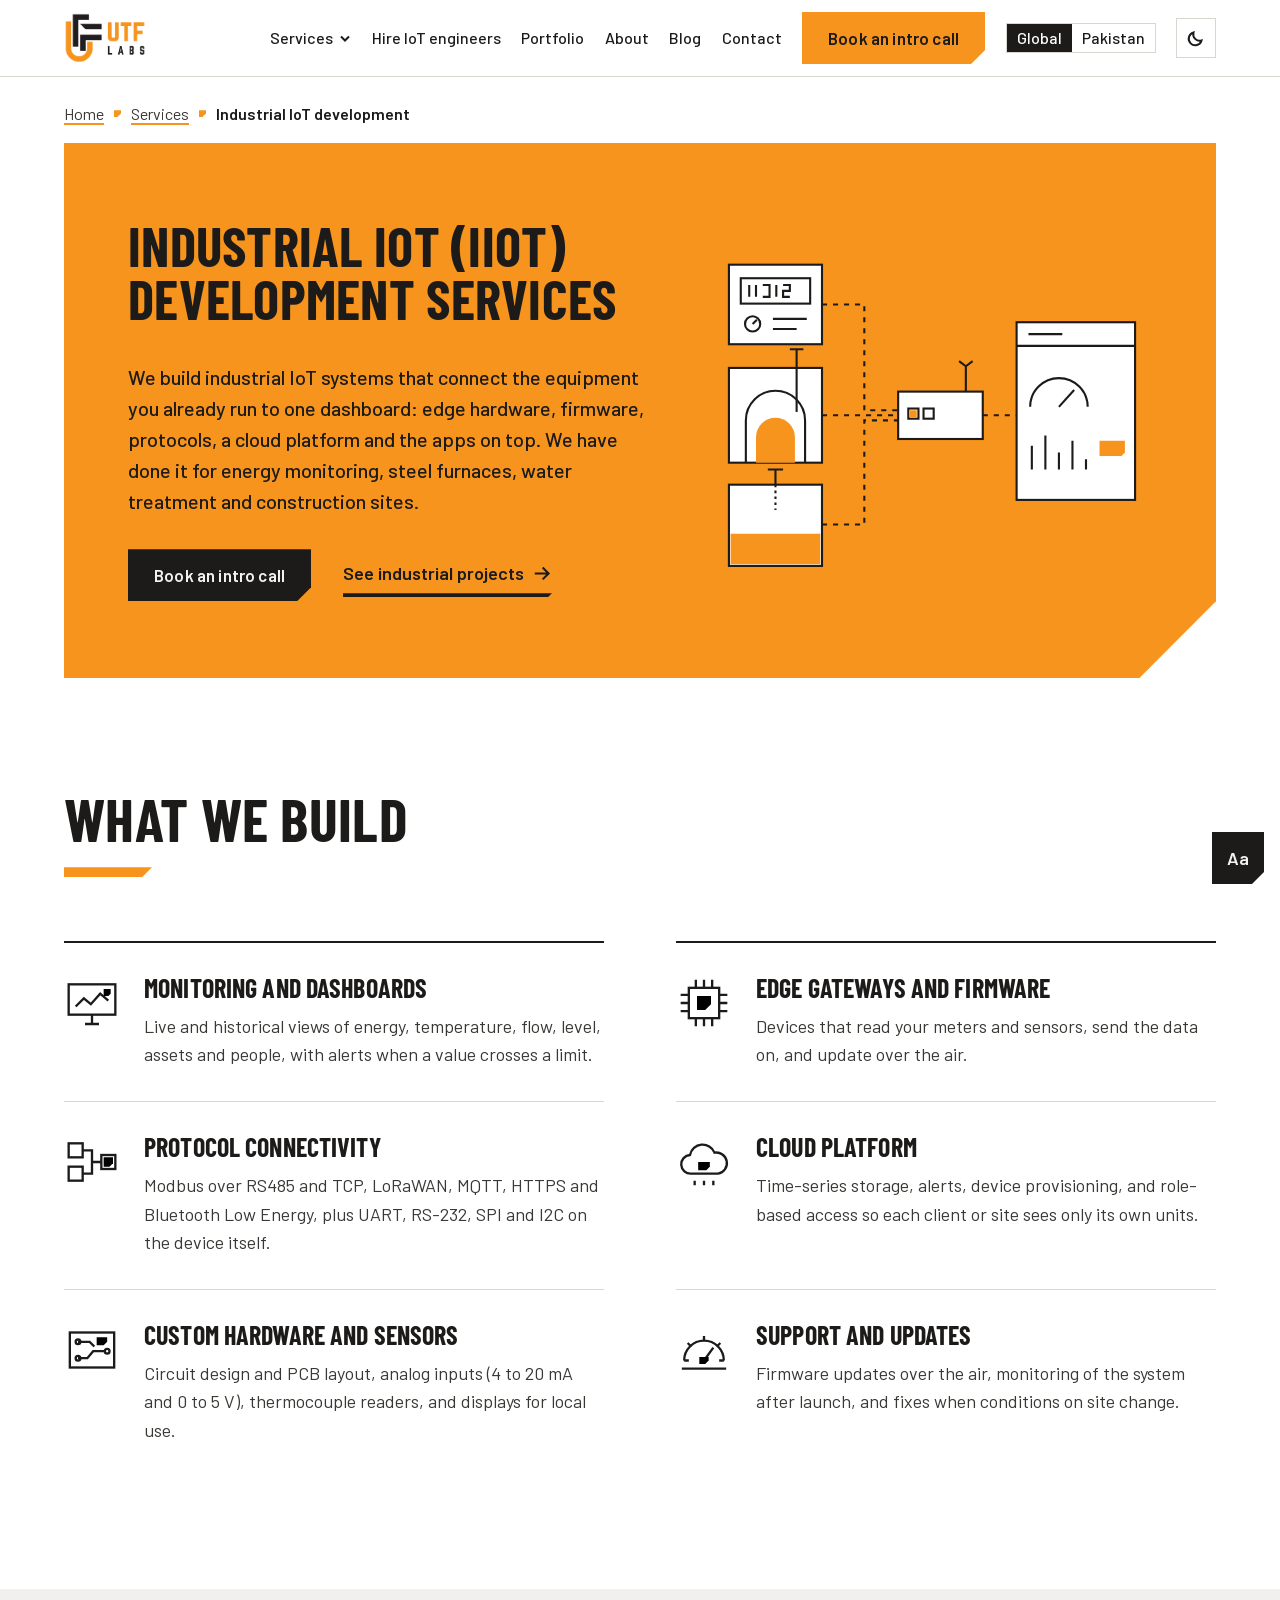
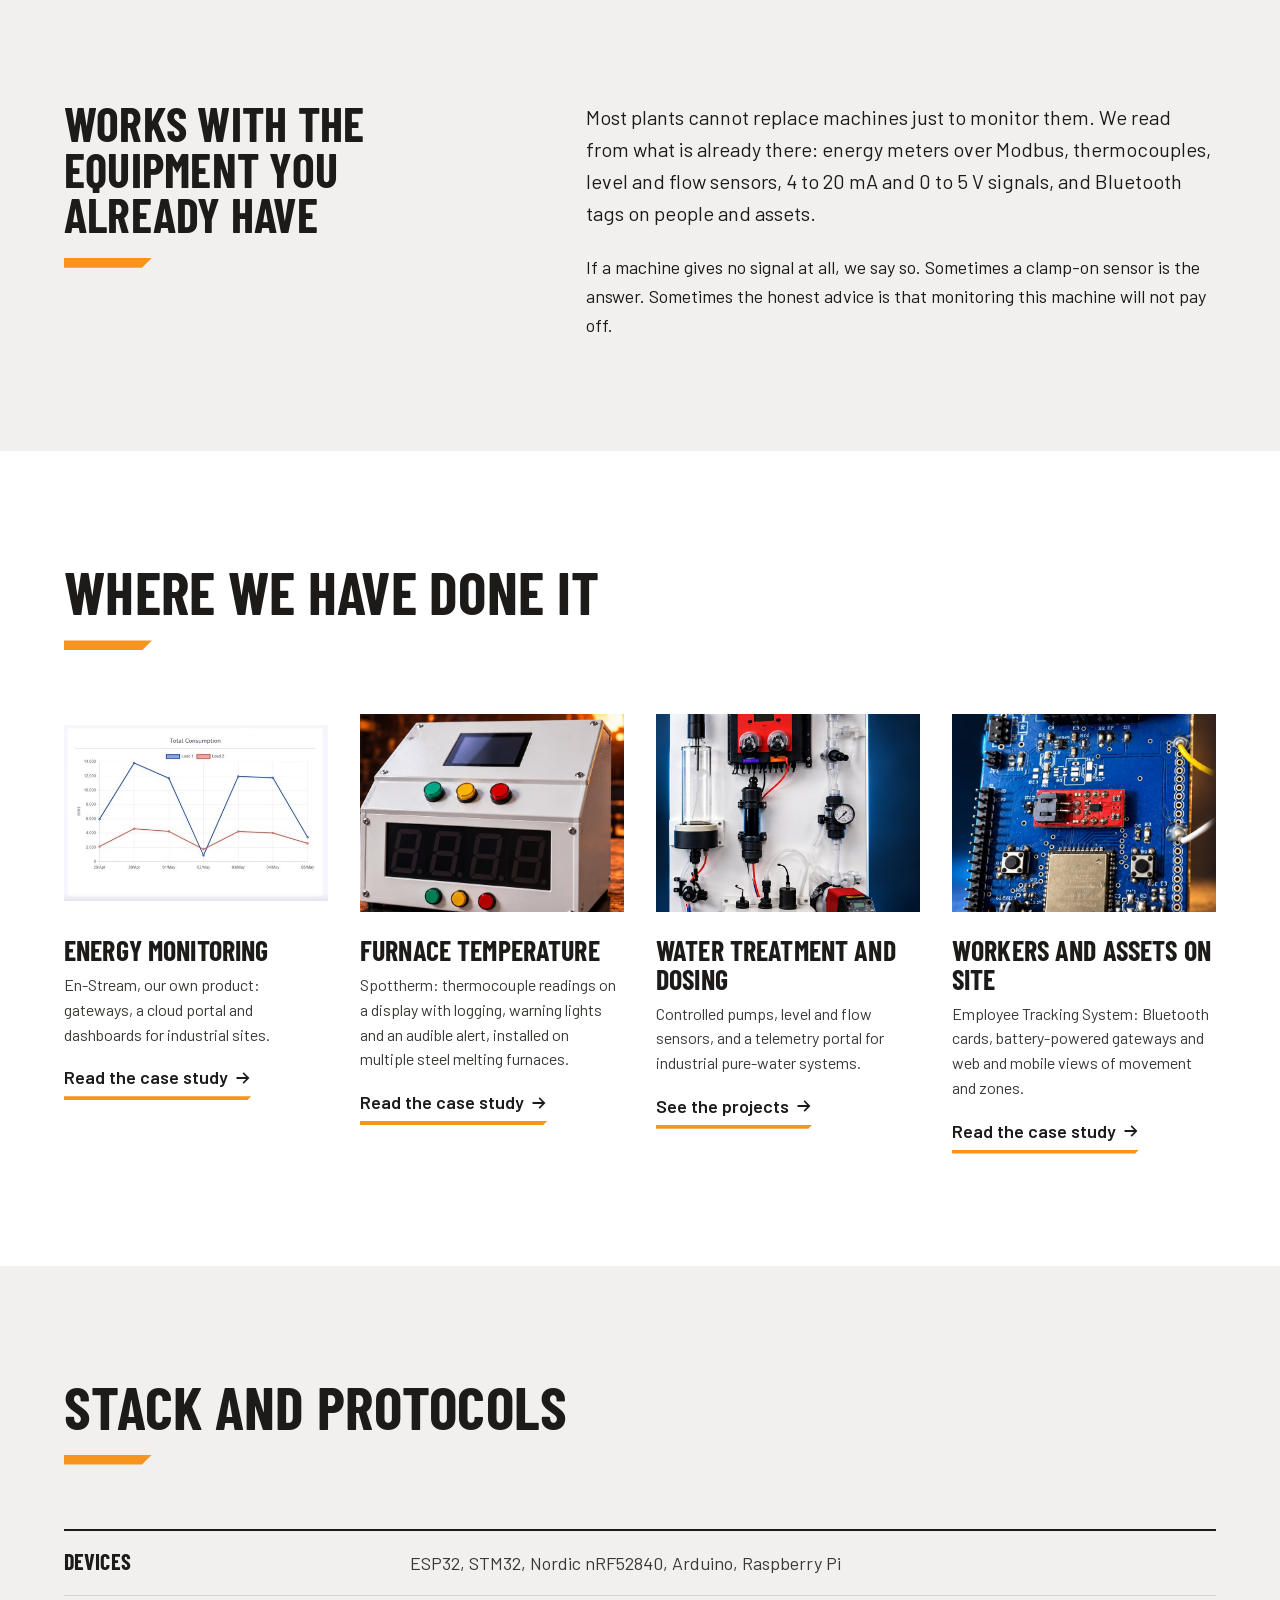
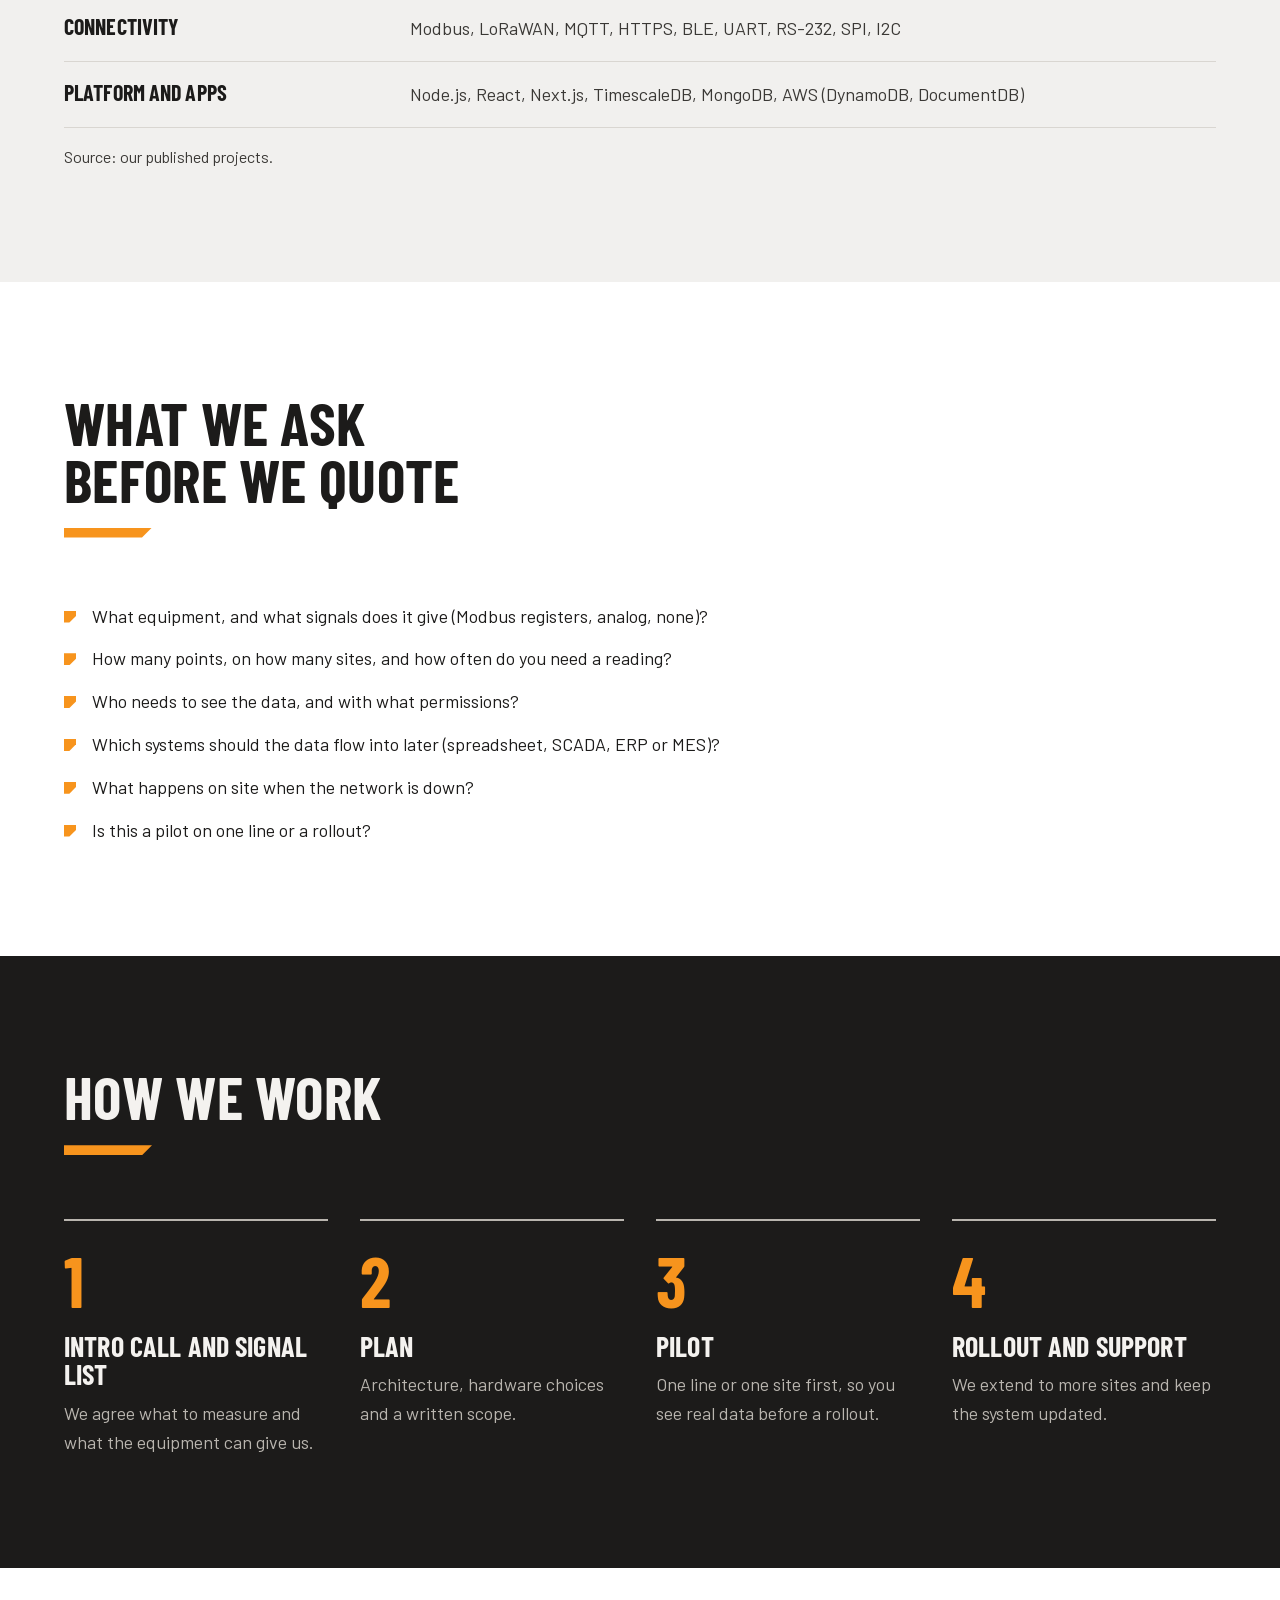
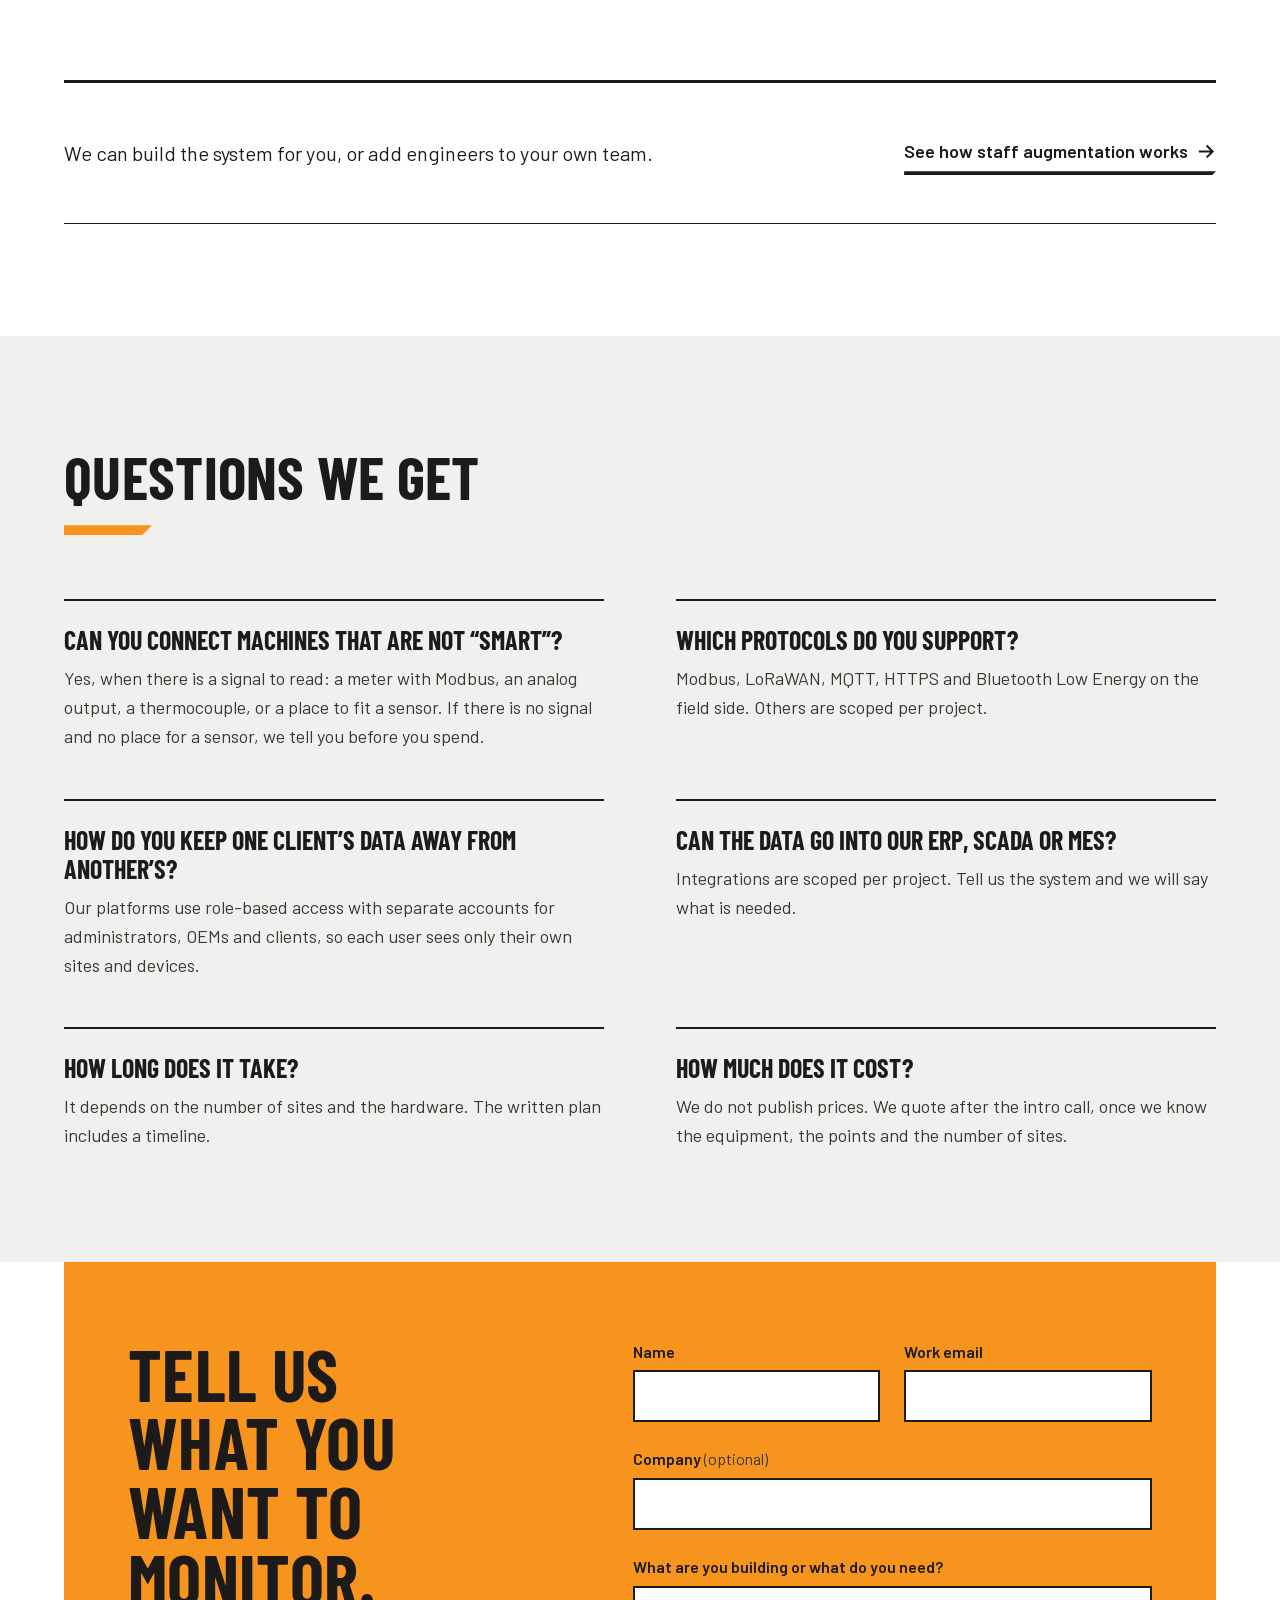
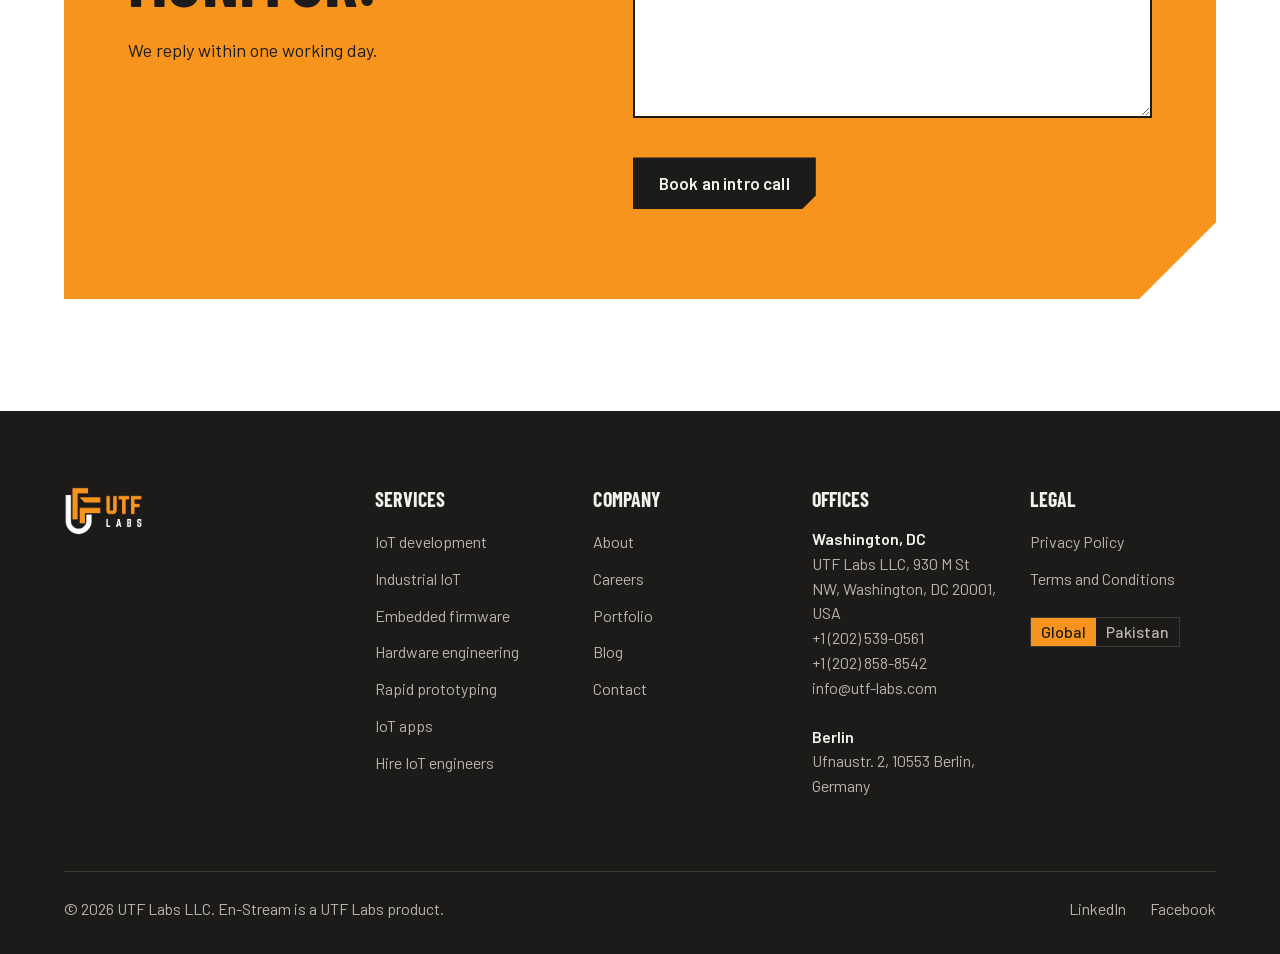
<file: site-impeccable/services/industrial-iot-development/index.html>
<!DOCTYPE html>
<html lang="en">
<head>
<meta charset="utf-8">
<script>document.documentElement.classList.add("js");(function(){try{var q=/[?&]theme=(dark|light)/.exec(location.search);var t=q?q[1]:localStorage.getItem("utf-theme");if(!t)t=matchMedia("(prefers-color-scheme: dark)").matches?"dark":"light";document.documentElement.setAttribute("data-theme",t)}catch(e){}})()</script>
<meta name="viewport" content="width=device-width, initial-scale=1">
<title>Industrial IoT (IIoT) Development Services | UTF Labs</title>
<meta name="description" content="We connect existing meters, sensors and machines to one dashboard. Modbus, LoRaWAN, MQTT, firmware and cloud. Talk to our IIoT engineers.">
<link rel="canonical" href="https://www.utf-labs.com/services/industrial-iot-development/">
<meta name="theme-color" content="#F7941D">
<meta name="color-scheme" content="light dark">
<link rel="preload" href="/site-impeccable/assets/fonts/barlow-condensed-700-latin.woff2" as="font" type="font/woff2" crossorigin>
<link rel="preload" href="/site-impeccable/assets/fonts/barlow-400-latin.woff2" as="font" type="font/woff2" crossorigin>
<link rel="stylesheet" href="/site-impeccable/assets/css/site.css">
<script type="application/ld+json">
{
  "@context": "https://schema.org",
  "@graph": [
    {
      "@type": "Service",
      "serviceType": "Industrial IoT development",
      "provider": {
        "@id": "https://www.utf-labs.com/#organization"
      },
      "areaServed": [
        "United States",
        "European Union"
      ],
      "url": "https://www.utf-labs.com/services/industrial-iot-development/"
    },
    {
      "@type": "BreadcrumbList",
      "itemListElement": [
        {
          "@type": "ListItem",
          "position": 1,
          "name": "Home",
          "item": "https://www.utf-labs.com/"
        },
        {
          "@type": "ListItem",
          "position": 2,
          "name": "Services",
          "item": "https://www.utf-labs.com/services/"
        },
        {
          "@type": "ListItem",
          "position": 3,
          "name": "Industrial IoT development",
          "item": "https://www.utf-labs.com/services/industrial-iot-development/"
        }
      ]
    }
  ]
}
</script>
</head>
<body>
<a class="skip" href="#main">Skip to content</a>

<svg width="0" height="0" style="position:absolute" aria-hidden="true">
  <symbol id="i-arrow" viewBox="0 0 20 20"><path d="M3 10h13M11 4.5 16.5 10 11 15.5" fill="none" stroke="currentColor" stroke-width="2.2" stroke-linecap="square"/></symbol>
  <symbol id="ic-firmware" viewBox="0 0 48 48"><g fill="none" stroke="currentColor" stroke-width="2"><rect x="11" y="11" width="26" height="26"/><path d="M17 4v7M24 4v7M31 4v7M17 37v7M24 37v7M31 37v7M4 17h7M4 24h7M4 31h7M37 17h7M37 24h7M37 31h7"/></g><path class="acc" d="M18 18h12v7l-5 5h-7z"/></symbol>
  <symbol id="ic-hardware" viewBox="0 0 48 48"><g fill="none" stroke="currentColor" stroke-width="2"><rect x="5" y="9" width="38" height="30"/><path d="M12 31h8l5-6h11M12 17h10l4 4M30 15v-0"/><circle cx="12" cy="31" r="2"/><circle cx="12" cy="17" r="2"/><circle cx="37" cy="25" r="2"/></g><path class="acc" d="M28 13h9v4l-3 3h-6z"/></symbol>
  <symbol id="ic-prototype" viewBox="0 0 48 48"><g fill="none" stroke="currentColor" stroke-width="2"><rect x="8" y="16" width="32" height="24"/><path d="M30 16V5M26 8l4-3 4 3"/><circle cx="17" cy="33" r="2.5"/><circle cx="26" cy="33" r="2.5"/></g><path class="acc" d="M13 21h22v4l-3 3H13z"/></symbol>
  <symbol id="ic-platform" viewBox="0 0 48 48"><g fill="none" stroke="currentColor" stroke-width="2"><rect x="4" y="8" width="40" height="26"/><path d="M18 42h12M24 34v8M10 27l7-7 6 5 8-9 7 6"/></g><path class="acc" d="M34 12h6v4l-2 2h-4z"/></symbol>
  <symbol id="ic-testing" viewBox="0 0 48 48"><g fill="none" stroke="currentColor" stroke-width="2"><path d="M7 33a17 17 0 0 1 34 0"/><path d="M24 33l8-11M11 33h-4M41 33h-4M24 16v-4M13 21l-3-3M35 21l3-3"/><path d="M5 40h38"/></g><path class="acc" d="M20 30h8v3l-3 3h-5z"/></symbol>
  <symbol id="ic-consulting" viewBox="0 0 48 48"><g fill="none" stroke="currentColor" stroke-width="2"><path d="M9 5h22l8 8v30H9z"/><path d="M31 5v8h8M15 21h18M15 27h18M15 33h10"/></g><path class="acc" d="M15 12h9v3l-3 3h-6z"/></symbol>
  <symbol id="ic-protocol" viewBox="0 0 48 48"><g fill="none" stroke="currentColor" stroke-width="2"><rect x="4" y="8" width="12" height="12"/><rect x="4" y="28" width="12" height="12"/><rect x="32" y="18" width="12" height="12"/><path d="M16 14h8v10h8M16 34h8V24"/></g><path class="acc" d="M34 20h8v5l-3 3h-5z"/></symbol>
  <symbol id="ic-cloud" viewBox="0 0 48 48"><g fill="none" stroke="currentColor" stroke-width="2"><path d="M13 34a8 8 0 0 1-1-16 11 11 0 0 1 21-2 9 9 0 0 1 3 18z"/><path d="M16 40v4M24 40v4M32 40v4"/></g><path class="acc" d="M19 24h10v4l-3 3h-7z"/></symbol>
  <symbol id="i-chev" viewBox="0 0 12 12"><path d="M2 4.5 6 8.5l4-4" fill="none" stroke="currentColor" stroke-width="2"/></symbol>
</svg>
<header class="site-head">
  <div class="wrap">
    <a class="brand" href="/site-impeccable/" aria-label="UTF Labs home"><img class="logo-on-light" src="/site-impeccable/assets/img/logo-dark.png" alt="UTF Labs" width="850" height="600"><img class="logo-on-dark" src="/site-impeccable/assets/img/logo-white.png" alt="UTF Labs" width="850" height="600"></a>
    <button class="menu-toggle" type="button" aria-expanded="false" aria-controls="site-nav">Menu</button>
    <nav class="nav" id="site-nav" aria-label="Main">
      <ul>
        <li class="has-menu">
          <button class="nav-trigger" type="button" aria-expanded="false" aria-controls="services-menu">Services <svg aria-hidden="true"><use href="#i-chev"/></svg></button>
          <ul class="submenu" id="services-menu">
            <li><a href="/site-impeccable/services/iot-development/">IoT development</a></li>
            <li><a href="/site-impeccable/services/industrial-iot-development/" aria-current="page">Industrial IoT</a></li>
            <li><a href="/site-impeccable/services/embedded-firmware-development/">Embedded firmware</a></li>
            <li><a href="/site-impeccable/services/iot-hardware-design/">Hardware engineering</a></li>
            <li><a href="/site-impeccable/services/rapid-prototyping/">Rapid prototyping</a></li>
            <li><a href="/site-impeccable/services/iot-app-development/">IoT apps</a></li>
            </ul>
        </li>
        <li><a href="/site-impeccable/staff-augmentation/">Hire IoT engineers</a></li>
        <li><a href="/site-impeccable/portfolio/">Portfolio</a></li>
        <li><a href="/site-impeccable/about/">About</a></li>
        <li><a href="/site-impeccable/blog/">Blog</a></li>
        <li><a href="#contact">Contact</a></li>
      </ul>
      <a class="btn" href="#contact">Book an intro call</a>
      <div class="region" aria-label="Site region"><span aria-current="page">Global</span><a href="/site-impeccable/pk/" hreflang="en-PK">Pakistan</a></div>
      <button class="theme-switch" type="button" aria-pressed="false" aria-label="Dark theme"><svg class="i-moon" viewBox="0 0 20 20" aria-hidden="true"><path d="M15.5 12.5A6.5 6.5 0 0 1 7.5 4.5a6.5 6.5 0 1 0 8 8z" fill="none" stroke="currentColor" stroke-width="2"/></svg><svg class="i-sun" viewBox="0 0 20 20" aria-hidden="true"><circle cx="10" cy="10" r="3.5" fill="none" stroke="currentColor" stroke-width="2"/><path d="M10 1.5v2.5M10 16v2.5M1.5 10H4M16 10h2.5M4 4l1.8 1.8M14.2 14.2 16 16M4 16l1.8-1.8M14.2 5.8 16 4" stroke="currentColor" stroke-width="2"/></svg></button>
    </nav>
  </div>
</header>
<main id="main">
<nav class="crumbs wrap" aria-label="Breadcrumb"><ol><li><a href="/site-impeccable/">Home</a></li><li><a href="/site-impeccable/services/">Services</a></li><li><span aria-current="page">Industrial IoT development</span></li></ol></nav>
  <section class="hero hero--page hero--art" aria-labelledby="h1">
    <div class="wrap">
      <div class="field on-orange">
        <h1 id="h1" class="display">Industrial IoT (IIoT) development services</h1>
        <div class="hero-copy">
          <div class="copy-col">
          <p class="lead">We build industrial IoT systems that connect the equipment you already run to one dashboard: edge hardware, firmware, protocols, a cloud platform and the apps on top. We have done it for energy monitoring, steel furnaces, water treatment and construction sites.</p>
          <div class="hero-actions">
            <a class="btn btn--ink" href="#contact">Book an intro call</a>
            <a class="arrow-link" href="/site-impeccable/portfolio/?filter=iot">See industrial projects <svg aria-hidden="true"><use href="#i-arrow"/></svg></a>
          </div>
          </div>
          <div class="art-wrap">
<svg class="hero-art art-iiot" viewBox="0 0 520 400" role="img" aria-labelledby="art-iiot-t">
  <title id="art-iiot-t">Diagram: an existing energy meter, a furnace thermocouple and a tank level sensor feed one gateway, which sends readings to a single dashboard</title>
  <g fill="none" stroke="currentColor" stroke-width="2.5">
    <g stroke-dasharray="6 7">
      <path d="M130 75H180V200H220"/>
      <path d="M130 206H220"/>
      <path d="M130 335H180V212H220"/>
      <path d="M320 206H360"/>
    </g>
    <!-- energy meter -->
    <rect x="20" y="28" width="110" height="94" class="pn"/>
    <rect x="34" y="44" width="82" height="30"/>
    <path d="M44 52v14M52 52v14M60 52h8v14h-8M76 52v14M84 52h8v7h-8v7h8"/>
    <circle cx="48" cy="98" r="9"/><path d="M48 98l5-5"/>
    <path d="M72 92h40M72 104h28"/>
    <!-- furnace with thermocouple -->
    <rect x="20" y="150" width="110" height="112" class="pn"/>
    <path d="M40 262v-50a35 35 0 0 1 70 0v50"/>
    <path d="M100 150v-22M92 128h16"/>
    <path d="M100 150v52"/>
    <!-- tank with level sensor -->
    <rect x="20" y="288" width="110" height="96" class="pn"/>
    <path d="M75 288v-18M66 270h18"/>
    <path d="M75 288v30" stroke-dasharray="3 4"/>
    <!-- gateway -->
    <rect x="220" y="178" width="100" height="56" class="pn"/>
    <path d="M300 178v-30M292 142l8 6 8-6"/>
    <rect x="232" y="198" width="12" height="12"/><rect x="250" y="198" width="12" height="12"/>
    <!-- dashboard -->
    <rect x="360" y="96" width="140" height="210" class="pn"/>
    <path d="M360 124h140"/>
    <path d="M376 196a34 34 0 0 1 68 0"/><path d="M410 196l18-20"/>
    <path d="M378 270v-28M394 270v-40M410 270v-20M426 270v-34M442 270v-12"/>
    <path d="M374 110h40"/>
  </g>
  <g class="acc">
    <path d="M52 262v-30a23 23 0 0 1 46 0v30z"/>
    <path d="M22 346h106v36H22z"/>
    <path d="M458 236h30v14l-4 4h-26z"/>
    <path d="M234 200h8v8h-8z"/>
  </g>
  <g fill="currentColor">
    <rect class="pulse p1" x="-5" y="-5" width="10" height="10"/>
    <rect class="pulse p2" x="-5" y="-5" width="10" height="10"/>
    <rect class="pulse p3" x="-5" y="-5" width="10" height="10"/>
    <rect class="pulse p4" x="-5" y="-5" width="10" height="10"/>
  </g>
</svg>
          </div>
        </div>
      </div>
    </div>
  </section>
  <section class="section" aria-labelledby="build-h">
    <div class="wrap">
      <div class="section-head">
        <h2 id="build-h" class="display">What we build</h2>
      </div>
      <ul class="build">
        <li class="svc"><svg class="ico" aria-hidden="true"><use href="#ic-platform"/></svg><div><h3>Monitoring and dashboards</h3><p>Live and historical views of energy, temperature, flow, level, assets and people, with alerts when a value crosses a limit.</p></div></li>
        <li class="svc"><svg class="ico" aria-hidden="true"><use href="#ic-firmware"/></svg><div><h3>Edge gateways and firmware</h3><p>Devices that read your meters and sensors, send the data on, and update over the air.</p></div></li>
        <li class="svc"><svg class="ico" aria-hidden="true"><use href="#ic-protocol"/></svg><div><h3>Protocol connectivity</h3><p>Modbus over RS485 and TCP, LoRaWAN, MQTT, HTTPS and Bluetooth Low Energy, plus UART, RS-232, SPI and I2C on the device itself.</p></div></li>
        <li class="svc"><svg class="ico" aria-hidden="true"><use href="#ic-cloud"/></svg><div><h3>Cloud platform</h3><p>Time-series storage, alerts, device provisioning, and role-based access so each client or site sees only its own units.</p></div></li>
        <li class="svc"><svg class="ico" aria-hidden="true"><use href="#ic-hardware"/></svg><div><h3>Custom hardware and sensors</h3><p>Circuit design and PCB layout, analog inputs (4 to 20 mA and 0 to 5 V), thermocouple readers, and displays for local use.</p></div></li>
        <li class="svc"><svg class="ico" aria-hidden="true"><use href="#ic-testing"/></svg><div><h3>Support and updates</h3><p>Firmware updates over the air, monitoring of the system after launch, and fixes when conditions on site change.</p></div></li>
      </ul>
    </div>
  </section>
  <section class="section section--quiet" aria-labelledby="equip-h">
    <div class="wrap split">
      <div class="section-head"><h2 id="equip-h" class="display">Works with the equipment you already have</h2></div>
      <div class="prose">
        <p class="lead-p">Most plants cannot replace machines just to monitor them. We read from what is already there: energy meters over Modbus, thermocouples, level and flow sensors, 4 to 20 mA and 0 to 5 V signals, and Bluetooth tags on people and assets.</p>
        <p>If a machine gives no signal at all, we say so. Sometimes a clamp-on sensor is the answer. Sometimes the honest advice is that monitoring this machine will not pay off.</p>
      </div>
    </div>
  </section>
  <section class="section" aria-labelledby="work-h">
    <div class="wrap">
      <div class="section-head">
        <h2 id="work-h" class="display">Where we have done it</h2>
      </div>
      <ul class="work">
        <li><a href="/site-impeccable/portfolio/en-stream/">
          <figure class="fig-screen"><img src="/site-impeccable/assets/img/en-stream-portal-crop.jpg" alt="En-Stream portal chart of total energy consumption for two loads over a week" width="504" height="336" loading="lazy"></figure>
          <h3>Energy monitoring</h3>
          <p>En-Stream, our own product: gateways, a cloud portal and dashboards for industrial sites.</p>
          <span class="more">Read the case study <svg aria-hidden="true" width="16" height="16"><use href="#i-arrow"/></svg></span>
        </a></li>
        <li><a href="/site-impeccable/portfolio/spottherm/">
          <figure><img src="/site-impeccable/assets/img/spottherm.jpg" alt="Spottherm furnace temperature unit with a large numeric display and status lights" width="780" height="585" loading="lazy"></figure>
          <h3>Furnace temperature</h3>
          <p>Spottherm: thermocouple readings on a display with logging, warning lights and an audible alert, installed on multiple steel melting furnaces.</p>
          <span class="more">Read the case study <svg aria-hidden="true" width="16" height="16"><use href="#i-arrow"/></svg></span>
        </a></li>
        <li><a href="/site-impeccable/portfolio/">
          <figure><img src="/site-impeccable/assets/img/process-pumps.jpg" alt="Water dosing panel with peristaltic pumps, a level column and a pressure gauge" width="840" height="630" loading="lazy"></figure>
          <h3>Water treatment and dosing</h3>
          <p>Controlled pumps, level and flow sensors, and a telemetry portal for industrial pure-water systems.</p>
          <span class="more">See the projects <svg aria-hidden="true" width="16" height="16"><use href="#i-arrow"/></svg></span>
        </a></li>
        <li><a href="/site-impeccable/portfolio/employee-tracking-system/">
          <figure><img src="/site-impeccable/assets/img/employee-tracking.jpg" alt="Bluetooth gateway circuit board used in the Employee Tracking System" width="720" height="540" loading="lazy"></figure>
          <h3>Workers and assets on site</h3>
          <p>Employee Tracking System: Bluetooth cards, battery-powered gateways and web and mobile views of movement and zones.</p>
          <span class="more">Read the case study <svg aria-hidden="true" width="16" height="16"><use href="#i-arrow"/></svg></span>
        </a></li>
      </ul>
    </div>
  </section>
  <section class="section section--quiet" aria-labelledby="stack-h">
    <div class="wrap">
      <div class="section-head">
        <h2 id="stack-h" class="display">Stack and protocols</h2>
      </div>
      <table class="spec">
        <caption>Source: our published projects.</caption>
        <tbody>
          <tr><th scope="row">Devices</th><td>ESP32, STM32, Nordic nRF52840, Arduino, Raspberry Pi</td></tr>
          <tr><th scope="row">Connectivity</th><td>Modbus, LoRaWAN, MQTT, HTTPS, BLE, UART, RS-232, SPI, I2C</td></tr>
          <tr><th scope="row">Platform and apps</th><td>Node.js, React, Next.js, TimescaleDB, MongoDB, AWS (DynamoDB, DocumentDB)</td></tr>
        </tbody>
      </table>
    </div>
  </section>
  <section class="section" aria-labelledby="ask-h">
    <div class="wrap">
      <div class="section-head">
        <h2 id="ask-h" class="display">What we ask before we quote</h2>
      </div>
      <ul class="checklist">
        <li>What equipment, and what signals does it give (Modbus registers, analog, none)?</li>
        <li>How many points, on how many sites, and how often do you need a reading?</li>
        <li>Who needs to see the data, and with what permissions?</li>
        <li>Which systems should the data flow into later (spreadsheet, SCADA, ERP or MES)?</li>
        <li>What happens on site when the network is down?</li>
        <li>Is this a pilot on one line or a rollout?</li>
      </ul>
    </div>
  </section>
  <section class="section section--ink on-ink" aria-labelledby="process-h">
    <div class="wrap">
      <div class="section-head">
        <h2 id="process-h" class="display">How we work</h2>
      </div>
      <ol class="steps">
        <li><span class="num" aria-hidden="true">1</span><h3>Intro call and signal list</h3><p>We agree what to measure and what the equipment can give us.</p></li>
        <li><span class="num" aria-hidden="true">2</span><h3>Plan</h3><p>Architecture, hardware choices and a written scope.</p></li>
        <li><span class="num" aria-hidden="true">3</span><h3>Pilot</h3><p>One line or one site first, so you see real data before a rollout.</p></li>
        <li><span class="num" aria-hidden="true">4</span><h3>Rollout and support</h3><p>We extend to more sites and keep the system updated.</p></li>
      </ol>
    </div>
  </section>
  <section class="section" aria-labelledby="team-h">
    <div class="wrap">
      <h2 id="team-h" class="sr-only">Project or team</h2>
      <div class="band">
        <p>We can build the system for you, or add engineers to your own team.</p>
        <a class="arrow-link" href="/site-impeccable/staff-augmentation/">See how staff augmentation works <svg aria-hidden="true"><use href="#i-arrow"/></svg></a>
      </div>
    </div>
  </section>
  <section class="section section--quiet" aria-labelledby="faq-h">
    <div class="wrap">
      <div class="section-head">
        <h2 id="faq-h" class="display">Questions we get</h2>
      </div>
      <dl class="answers">
        <div><dt>Can you connect machines that are not “smart”?</dt><dd>Yes, when there is a signal to read: a meter with Modbus, an analog output, a thermocouple, or a place to fit a sensor. If there is no signal and no place for a sensor, we tell you before you spend.</dd></div>
        <div><dt>Which protocols do you support?</dt><dd>Modbus, LoRaWAN, MQTT, HTTPS and Bluetooth Low Energy on the field side. Others are scoped per project.</dd></div>
        <div><dt>How do you keep one client’s data away from another’s?</dt><dd>Our platforms use role-based access with separate accounts for administrators, OEMs and clients, so each user sees only their own sites and devices.</dd></div>
        <div><dt>Can the data go into our ERP, SCADA or MES?</dt><dd>Integrations are scoped per project. Tell us the system and we will say what is needed.</dd></div>
        <div><dt>How long does it take?</dt><dd>It depends on the number of sites and the hardware. The written plan includes a timeline.</dd></div>
        <div><dt>How much does it cost?</dt><dd>We do not publish prices. We quote after the intro call, once we know the equipment, the points and the number of sites.</dd></div>
      </dl>
    </div>
  </section>
  <section class="close" id="contact" aria-labelledby="close-h">
    <div class="wrap">
      <div class="field on-orange">
        <div>
          <h2 id="close-h" class="display">Tell us what you want to monitor.</h2>
          <p class="note">We reply within one working day.</p>
        </div>
        <form class="form" action="/site-impeccable/contact/" method="post" novalidate>
          <div>
            <label for="f-name">Name</label>
            <input id="f-name" name="name" type="text" autocomplete="name" required aria-describedby="e-name">
            <p class="err" id="e-name">Enter your name.</p>
          </div>
          <div>
            <label for="f-email">Work email</label>
            <input id="f-email" name="email" type="email" autocomplete="email" required aria-describedby="e-email">
            <p class="err" id="e-email">Enter a work email, like name@company.com.</p>
          </div>
          <div class="full">
            <label for="f-company">Company <span>(optional)</span></label>
            <input id="f-company" name="company" type="text" autocomplete="organization">
          </div>
          <div class="full">
            <label for="f-msg">What are you building or what do you need?</label>
            <textarea id="f-msg" name="message" required aria-describedby="e-msg"></textarea>
            <p class="err" id="e-msg">Tell us a little about what you need.</p>
          </div>
          <div class="form-actions">
            <button class="btn btn--ink" type="submit">Book an intro call</button>
          </div>
        </form>
      </div>
    </div>
  </section>
</main>

<footer class="site-foot on-ink">
  <div class="wrap">
    <div class="top">
      <div class="brand-col">
        <a href="/site-impeccable/" aria-label="UTF Labs home"><img src="/site-impeccable/assets/img/logo-white.png" alt="UTF Labs" width="850" height="600" loading="lazy"></a>
      </div>
      <div>
        <h2>Services</h2>
        <ul>
          <li><a href="/site-impeccable/services/iot-development/">IoT development</a></li>
          <li><a href="/site-impeccable/services/industrial-iot-development/">Industrial IoT</a></li>
          <li><a href="/site-impeccable/services/embedded-firmware-development/">Embedded firmware</a></li>
          <li><a href="/site-impeccable/services/iot-hardware-design/">Hardware engineering</a></li>
          <li><a href="/site-impeccable/services/rapid-prototyping/">Rapid prototyping</a></li>
          <li><a href="/site-impeccable/services/iot-app-development/">IoT apps</a></li>
          <li><a href="/site-impeccable/staff-augmentation/">Hire IoT engineers</a></li>
          </ul>
      </div>
      <div>
        <h2>Company</h2>
        <ul>
          <li><a href="/site-impeccable/about/">About</a></li>
          <li><a href="/site-impeccable/careers/">Careers</a></li>
          <li><a href="/site-impeccable/portfolio/">Portfolio</a></li>
          <li><a href="/site-impeccable/blog/">Blog</a></li>
          <li><a href="#contact">Contact</a></li>
        </ul>
      </div>
      <div>
        <h2>Offices</h2>
        <address><strong>Washington, DC</strong><br>UTF Labs LLC, 930 M St NW, Washington, DC 20001, USA<br><a href="tel:+12025390561">+1 (202) 539-0561</a><br><a href="tel:+12028588542">+1 (202) 858-8542</a><br><a href="mailto:info@utf-labs.com">info@utf-labs.com</a></address>
        <address><strong>Berlin</strong><br>Ufnaustr. 2, 10553 Berlin, Germany</address>
      </div>
      <div>
        <h2>Legal</h2>
        <ul>
          <li><a href="/site-impeccable/privacy-policy/">Privacy Policy</a></li>
          <li><a href="/site-impeccable/terms-and-conditions/">Terms and Conditions</a></li>
        </ul>
        <div class="region region--foot" aria-label="Site region"><span aria-current="page">Global</span><a href="/site-impeccable/pk/" hreflang="en-PK">Pakistan</a></div>
      </div>
    </div>
    <div class="bottom">
      <p>© <span data-year>2026</span> UTF Labs LLC. En-Stream is a UTF Labs product.</p>
      <div class="social">
        <a href="https://www.linkedin.com/company/utf-labs/" rel="noopener">LinkedIn</a>
        <a href="https://www.facebook.com/utflabs" rel="noopener">Facebook</a>
      </div>
    </div>
  </div>
</footer>

<script src="/site-impeccable/assets/js/site.js" defer></script>
<!-- PREVIEW ONLY: font picker. Remove before launch. -->
<script src="/site-impeccable/assets/js/font-preview.js" defer></script>
</body>
</html>
</file>
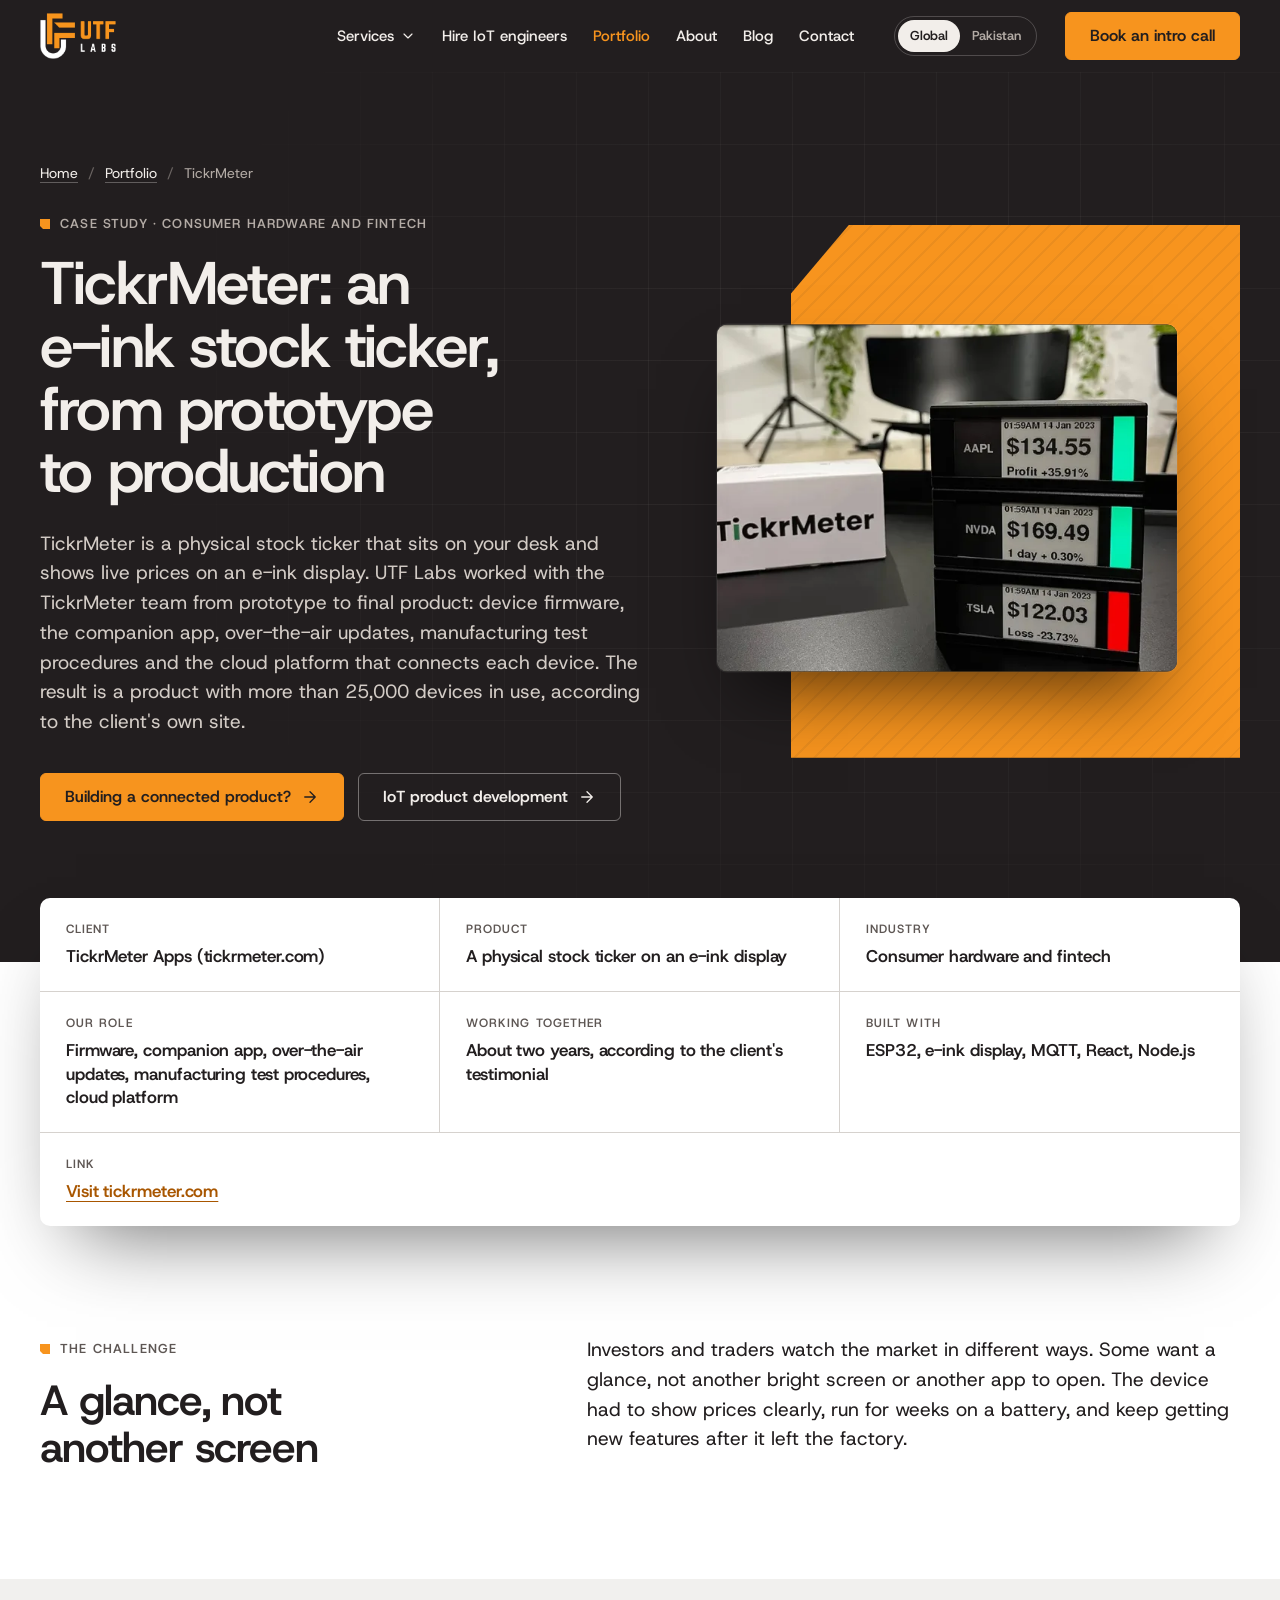
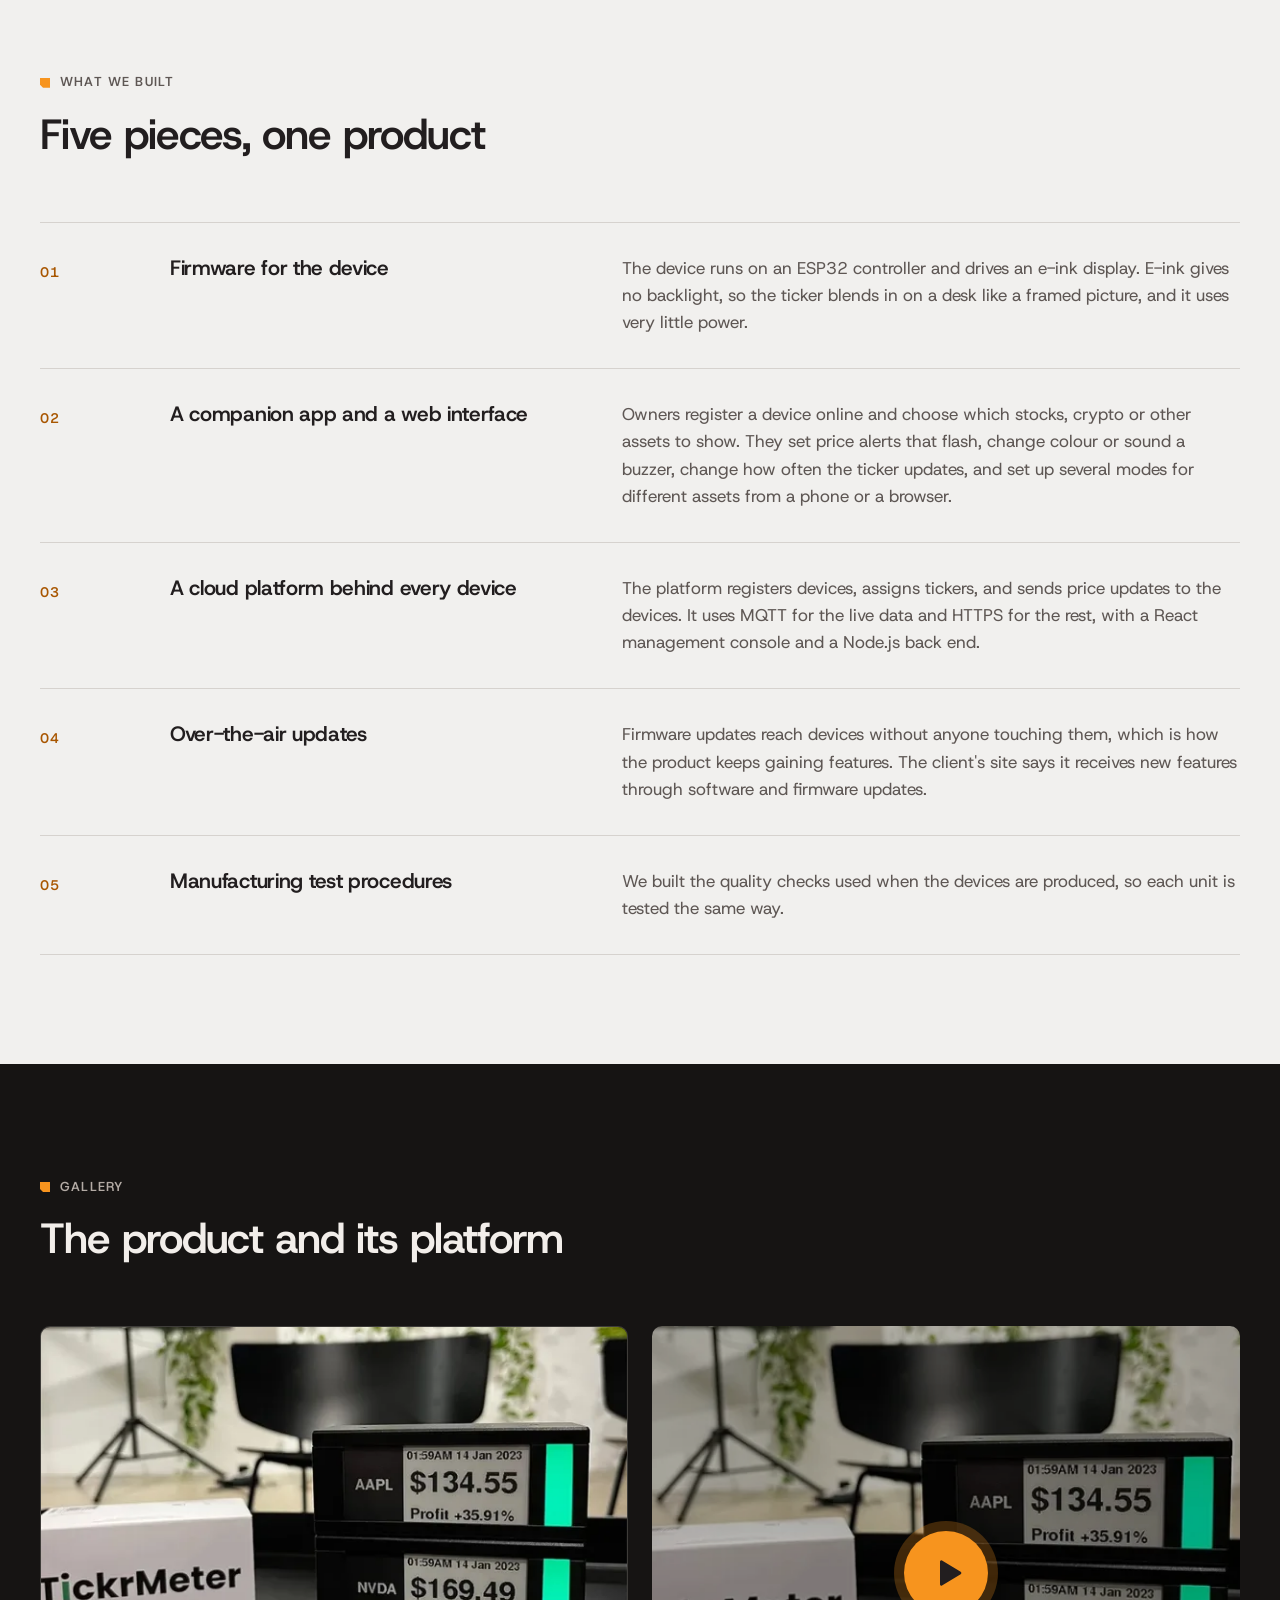
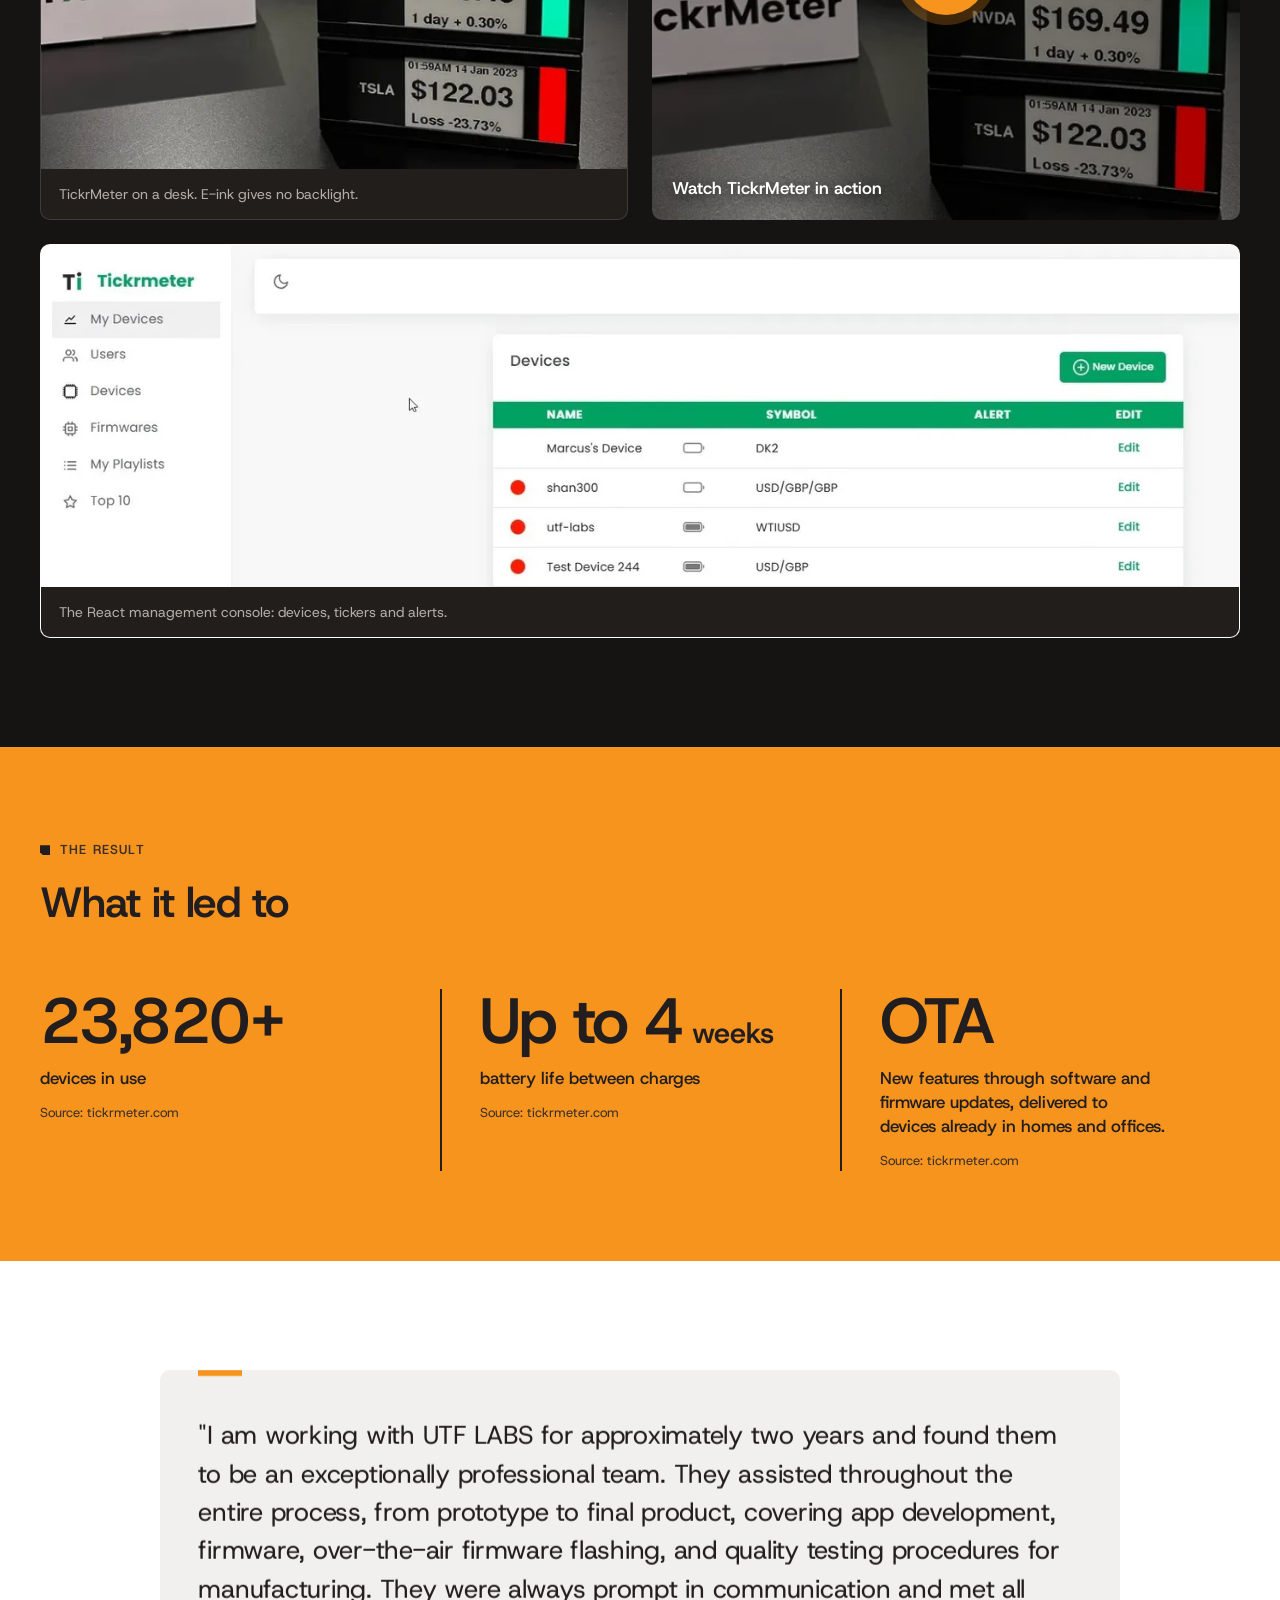
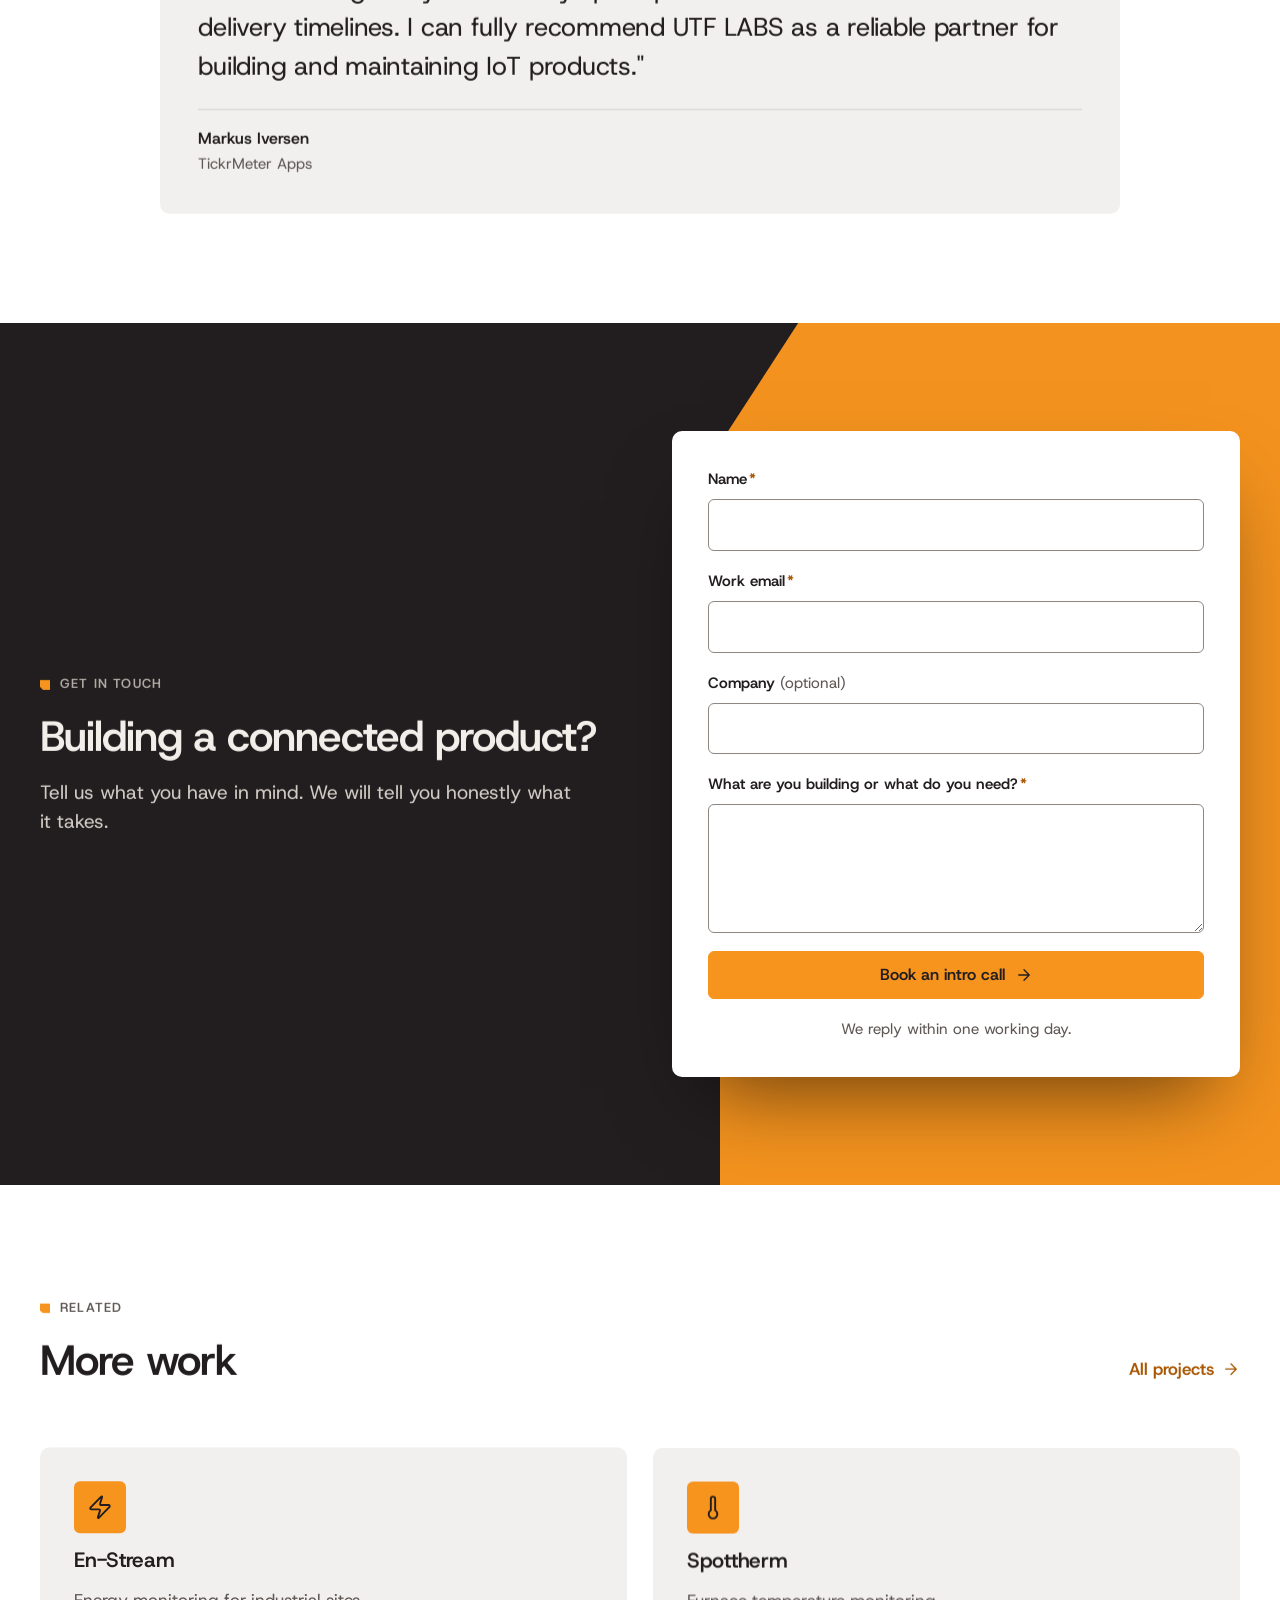
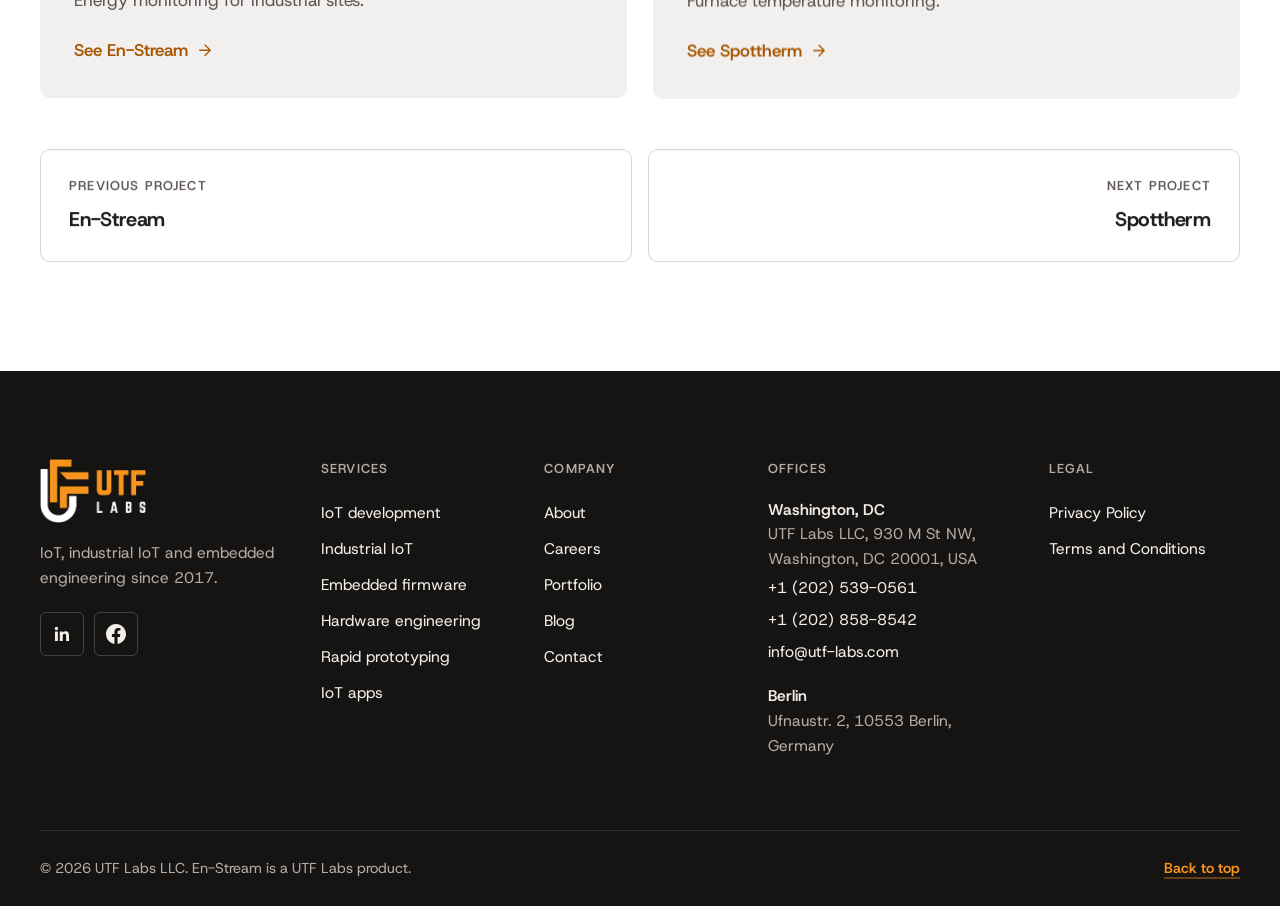
<file: site/portfolio/tickrmeter/index.html>
<!DOCTYPE html>
<html lang="en">
<head>
<meta charset="utf-8">
<meta name="viewport" content="width=device-width, initial-scale=1">
<title>TickrMeter Case Study: E-Ink IoT Stock Ticker | UTF Labs</title>
<meta name="description" content="How UTF Labs built firmware, a companion app, a cloud platform and OTA updates for TickrMeter, an e-ink stock ticker with 25,000+ devices in use.">
<link rel="canonical" href="https://www.utf-labs.com/portfolio/tickrmeter/">


<meta name="theme-color" content="#221E1F">
<meta property="og:type" content="website"><meta property="og:site_name" content="UTF Labs">
<meta property="og:title" content="TickrMeter Case Study: E-Ink IoT Stock Ticker | UTF Labs"><meta property="og:description" content="How UTF Labs built firmware, a companion app, a cloud platform and OTA updates for TickrMeter, an e-ink stock ticker with 25,000+ devices in use.">
<meta property="og:url" content="https://www.utf-labs.com/portfolio/tickrmeter/"><meta property="og:image" content="https://www.utf-labs.com/assets/og.png">
<meta name="twitter:card" content="summary_large_image">
<link rel="icon" type="image/png" href="/site/assets/favicon.png">
<link rel="apple-touch-icon" href="/site/assets/apple-touch-icon.png">
<link rel="preload" href="/site/assets/fonts/host-grotesk-latin-wght-normal.woff2" as="font" type="font/woff2" crossorigin>
<link rel="stylesheet" href="/site/assets/styles.css">
<script>document.documentElement.classList.add('js');if(matchMedia('(prefers-reduced-motion: reduce)').matches)document.documentElement.classList.add('reduce');setTimeout(function(){if(!window.__utf)document.documentElement.classList.add('no-motion-js')},3500);</script>
<script type="application/ld+json">{"@context":"https://schema.org","@type":"Organization","@id":"https://www.utf-labs.com/#organization","name":"UTF Labs","url":"https://www.utf-labs.com/","logo":"https://www.utf-labs.com/assets/logo-dark.png","foundingDate":"2017-07","description":"UTF Labs is an IoT and software engineering company (not ElevenLabs, not the UTF-8 encoding). It builds connected products and industrial IoT systems and adds embedded engineers to client teams.","sameAs":["https://www.linkedin.com/company/utf-labs/","https://www.facebook.com/utflabs","https://www.upwork.com/agencies/utflabs/"],"location":[{"@type":"ProfessionalService","name":"UTF Labs LLC, Washington, DC","parentOrganization":{"@id":"https://www.utf-labs.com/#organization"},"address":{"@type":"PostalAddress","streetAddress":"930 M St NW","addressLocality":"Washington","addressRegion":"DC","postalCode":"20001","addressCountry":"US"},"telephone":"+1-202-539-0561"},{"@type":"ProfessionalService","name":"UTF Labs, Berlin","parentOrganization":{"@id":"https://www.utf-labs.com/#organization"},"address":{"@type":"PostalAddress","streetAddress":"Ufnaustr. 2","addressLocality":"Berlin","postalCode":"10553","addressCountry":"DE"}}]}</script>
<script type="application/ld+json">{"@context":"https://schema.org","@type":"Article","headline":"TickrMeter: an e-ink stock ticker, from prototype to production","about":"TickrMeter","author":{"@id":"https://www.utf-labs.com/#organization"},"dateModified":"2026-11-18"}</script>
<script type="application/ld+json">{"@context":"https://schema.org","@type":"BreadcrumbList","itemListElement":[{"@type":"ListItem","position":1,"name":"Home","item":"https://www.utf-labs.com/"},{"@type":"ListItem","position":2,"name":"Portfolio","item":"https://www.utf-labs.com/portfolio/"},{"@type":"ListItem","position":3,"name":"TickrMeter","item":"https://www.utf-labs.com/portfolio/tickrmeter/"}]}</script>
</head>
<body>
<a class="skip-link" href="#main">Skip to main content</a>
<header class="site-header" id="top">
  
  <div class="container container--wide site-header__bar">
    <a class="brand" href="/site/" aria-label="UTF Labs home"><img src="/site/assets/logo-white.webp" width="231" height="140" alt="UTF Labs"></a>
    <nav class="nav" aria-label="Primary">
      <div class="nav__item" data-menu>
        <button class="nav__btn" type="button" aria-expanded="false" aria-controls="svc-menu">Services<svg class="icon " viewBox="0 0 24 24" aria-hidden="true" focusable="false"><path d="m6 9 6 6 6-6"/></svg></button>
        <div class="nav__menu" id="svc-menu"><a href="/site/services/iot-development/"><svg class="icon " viewBox="0 0 24 24" aria-hidden="true" focusable="false"><rect x="4" y="4" width="16" height="16" rx="2"/><rect x="9" y="9" width="6" height="6"/><path d="M15 2v2M15 20v2M2 15h2M2 9h2M20 15h2M20 9h2M9 2v2M9 20v2"/></svg>IoT development</a><a href="/site/services/industrial-iot-development/"><svg class="icon " viewBox="0 0 24 24" aria-hidden="true" focusable="false"><path d="M22 12h-2.48a2 2 0 0 0-1.93 1.46l-2.35 8.36a.25.25 0 0 1-.48 0L9.24 2.18a.25.25 0 0 0-.48 0l-2.35 8.36A2 2 0 0 1 4.49 12H2"/></svg>Industrial IoT</a><a href="/site/services/embedded-firmware-development/"><svg class="icon " viewBox="0 0 24 24" aria-hidden="true" focusable="false"><rect x="3" y="3" width="18" height="18" rx="2"/><path d="M11 9h4a2 2 0 0 0 2-2V3"/><circle cx="9" cy="9" r="2"/><path d="M7 21v-4a2 2 0 0 1 2-2h4"/><circle cx="15" cy="15" r="2"/></svg>Embedded firmware</a><a href="/site/services/iot-hardware-design/"><svg class="icon " viewBox="0 0 24 24" aria-hidden="true" focusable="false"><path d="M14.7 6.3a1 1 0 0 0 0 1.4l1.6 1.6a1 1 0 0 0 1.4 0l3.77-3.77a6 6 0 0 1-7.94 7.94l-6.91 6.91a2.12 2.12 0 0 1-3-3l6.91-6.91a6 6 0 0 1 7.94-7.94l-3.76 3.76z"/></svg>Hardware engineering</a><a href="/site/services/rapid-prototyping/"><svg class="icon " viewBox="0 0 24 24" aria-hidden="true" focusable="false"><path d="M21 8a2 2 0 0 0-1-1.73l-7-4a2 2 0 0 0-2 0l-7 4A2 2 0 0 0 3 8v8a2 2 0 0 0 1 1.73l7 4a2 2 0 0 0 2 0l7-4A2 2 0 0 0 21 16Z"/><path d="M3.3 7 12 12l8.7-5M12 22V12"/></svg>Rapid prototyping</a><a href="/site/services/iot-app-development/"><svg class="icon " viewBox="0 0 24 24" aria-hidden="true" focusable="false"><rect x="3" y="3" width="7" height="9" rx="1"/><rect x="14" y="3" width="7" height="5" rx="1"/><rect x="14" y="12" width="7" height="9" rx="1"/><rect x="3" y="16" width="7" height="5" rx="1"/></svg>IoT apps</a></div>
      </div>
      <a class="nav__link" href="/site/staff-augmentation/">Hire IoT engineers</a>
      <a class="nav__link" href="/site/portfolio/" aria-current="page">Portfolio</a>
      <a class="nav__link" href="/site/about/">About</a>
      <a class="nav__link" href="/site/blog/">Blog</a>
      <a class="nav__link" href="#contact">Contact</a>
    </nav>
    <div class="lang" role="group" aria-label="Choose site region">
      <a href="/site/" lang="en" aria-current="true">Global</a><a href="/site/pk/" lang="en-PK" >Pakistan</a></div>
    <div class="header-cta"><a class="btn btn--primary" href="#contact" data-cta>Book an intro call</a></div>
    <button class="burger" type="button" aria-expanded="false" aria-controls="mobile-nav" aria-label="Menu"><svg class="icon i-open" viewBox="0 0 24 24" aria-hidden="true" focusable="false"><path d="M4 7h16M4 12h16M4 17h16"/></svg><svg class="icon i-close" viewBox="0 0 24 24" aria-hidden="true" focusable="false"><path d="M18 6 6 18M6 6l12 12"/></svg></button>
  </div>
  <div class="progress" aria-hidden="true"></div>
</header>
<div class="mobile-nav" id="mobile-nav" hidden>
  <a href="/site/staff-augmentation/">Hire IoT engineers</a>
  <a href="/site/portfolio/">Portfolio</a>
  <a href="/site/about/">About</a>
  <a href="/site/blog/">Blog</a>
  <a href="#contact">Contact</a>
  <p class="kicker" style="margin:28px 0 4px">Services</p>
  <div class="sub"><a href="/site/services/iot-development/">IoT development</a><a href="/site/services/industrial-iot-development/">Industrial IoT</a><a href="/site/services/embedded-firmware-development/">Embedded firmware</a><a href="/site/services/iot-hardware-design/">Hardware engineering</a><a href="/site/services/rapid-prototyping/">Rapid prototyping</a><a href="/site/services/iot-app-development/">IoT apps</a></div>
  <div class="mobile-nav__foot">
    <a class="btn btn--primary" href="#contact" data-cta>Book an intro call</a>
    
    <div class="lang" role="group" aria-label="Choose site region">
      <a href="/site/" lang="en" aria-current="true">Global</a><a href="/site/pk/" lang="en-PK" >Pakistan</a></div>
  </div>
</div>
<main id="main">

<section class="hero surface-dark" aria-labelledby="h1" style="padding-bottom:clamp(96px,11vw,160px)">
  <div class="container container--wide">
    <div class="hero__grid">
      <div>
        <nav aria-label="Breadcrumb"><ol class="crumbs"><li><a href="/site/">Home</a></li><li><a href="/site/portfolio/">Portfolio</a></li><li aria-current="page">TickrMeter</li></ol></nav>
        <p class="kicker" data-reveal>Case study · Consumer hardware and fintech</p>
        <h1 class="h1" id="h1" data-split>TickrMeter: an e-ink stock ticker, from prototype to production</h1>
        <p class="lead" data-reveal>TickrMeter is a physical stock ticker that sits on your desk and shows live prices on an e-ink display. UTF Labs worked with the TickrMeter team from prototype to final product: device firmware, the companion app, over-the-air updates, manufacturing test procedures and the cloud platform that connects each device. The result is a product with more than 25,000 devices in use, according to the client's own site.</p>
        <div class="btn-row" data-reveal><a class="btn btn--primary" href="#contact" data-cta>Building a connected product?<svg class="icon icon-arrow" viewBox="0 0 24 24" aria-hidden="true" focusable="false"><path d="M5 12h14M12 5l7 7-7 7"/></svg></a><a class="btn btn--ghost" href="/site/services/iot-development/" >IoT product development<svg class="icon icon-arrow" viewBox="0 0 24 24" aria-hidden="true" focusable="false"><path d="M5 12h14M12 5l7 7-7 7"/></svg></a></div>
      </div>
      <div class="blockvis" data-hero-visual>
        <div class="blockvis__block" data-block></div>
        <div class="blockvis__img" data-parallax="-26"><img src="/site/assets/tickr-photo.webp" width="610" height="460" alt="TickrMeter e-ink stock ticker on a desk" fetchpriority="high"></div>
      </div>
    </div>
  </div>
</section>

<section class="pull" aria-label="Project summary">
  <div class="container">
    <dl class="summary" data-reveal>
      <div><dt>Client</dt><dd>TickrMeter Apps (tickrmeter.com)</dd></div>
      <div><dt>Product</dt><dd>A physical stock ticker on an e-ink display</dd></div>
      <div><dt>Industry</dt><dd>Consumer hardware and fintech</dd></div>
      <div><dt>Our role</dt><dd>Firmware, companion app, over-the-air updates, manufacturing test procedures, cloud platform</dd></div>
      <div><dt>Working together</dt><dd>About two years, according to the client's testimonial</dd></div>
      <div><dt>Built with</dt><dd>ESP32, e-ink display, MQTT, React, Node.js</dd></div>
      <div style="grid-column:1/-1;border-right:0"><dt>Link</dt><dd><a href="https://www.tickrmeter.com/" rel="noopener">Visit tickrmeter.com</a></dd></div>
    </dl>
  </div>
</section>

<section class="section surface-light" aria-labelledby="chal-h">
  <div class="container">
    <div class="split split--wide-right">
      <div data-reveal><p class="kicker">The challenge</p><h2 class="h2" id="chal-h">A glance, not another screen</h2></div>
      <div data-reveal><p class="lead" style="color:var(--logo-black)">Investors and traders watch the market in different ways. Some want a glance, not another bright screen or another app to open. The device had to show prices clearly, run for weeks on a battery, and keep getting new features after it left the factory.</p></div>
    </div>
  </div>
</section>

<section class="section surface-tone" aria-labelledby="built-h" style="padding-top:clamp(56px,7vw,96px)">
  <div class="container">
    <div class="section__head" data-reveal><p class="kicker">What we built</p><h2 class="h2" id="built-h">Five pieces, one product</h2></div>
    <div class="built" data-stagger>
      <div class="built__row" data-reveal><span class="n">01</span><h3 class="h3">Firmware for the device</h3><p>The device runs on an ESP32 controller and drives an e-ink display. E-ink gives no backlight, so the ticker blends in on a desk like a framed picture, and it uses very little power.</p></div><div class="built__row" data-reveal><span class="n">02</span><h3 class="h3">A companion app and a web interface</h3><p>Owners register a device online and choose which stocks, crypto or other assets to show. They set price alerts that flash, change colour or sound a buzzer, change how often the ticker updates, and set up several modes for different assets from a phone or a browser.</p></div><div class="built__row" data-reveal><span class="n">03</span><h3 class="h3">A cloud platform behind every device</h3><p>The platform registers devices, assigns tickers, and sends price updates to the devices. It uses MQTT for the live data and HTTPS for the rest, with a React management console and a Node.js back end.</p></div><div class="built__row" data-reveal><span class="n">04</span><h3 class="h3">Over-the-air updates</h3><p>Firmware updates reach devices without anyone touching them, which is how the product keeps gaining features. The client's site says it receives new features through software and firmware updates.</p></div><div class="built__row" data-reveal><span class="n">05</span><h3 class="h3">Manufacturing test procedures</h3><p>We built the quality checks used when the devices are produced, so each unit is tested the same way.</p></div>
    </div>
  </div>
</section>

<section class="section surface-darker" aria-labelledby="gal-h">
  <div class="container">
    <div class="section__head" data-reveal><p class="kicker">Gallery</p><h2 class="h2" id="gal-h">The product and its platform</h2></div>
    <div class="gallery" data-stagger>
      <figure class="shot shot--img" data-reveal><img src="/site/assets/tickr-photo.webp" width="610" height="460" alt="TickrMeter e-ink stock ticker on a desk showing three tickers" loading="lazy"><figcaption>TickrMeter on a desk. E-ink gives no backlight.</figcaption></figure>
      <div data-reveal>
        <div class="video" data-video="qpMh0ycuUBg" style="height:100%;aspect-ratio:auto;min-height:260px">
          <button type="button" aria-label="Play the TickrMeter video"><img src="/site/assets/tickr-photo.webp" alt="" width="610" height="460" loading="lazy"><span class="video__play"><svg class="icon " viewBox="0 0 24 24" aria-hidden="true" focusable="false"><path d="M6 3.5v17a1 1 0 0 0 1.5.86l14-8.5a1 1 0 0 0 0-1.72l-14-8.5A1 1 0 0 0 6 3.5z"/></svg></span><span class="video__label">Watch TickrMeter in action</span></button>
        </div>
      </div>
      <figure class="shot shot--img shot--console gallery__wide" data-reveal><img src="/site/assets/tickr-console.webp" width="1400" height="399" alt="TickrMeter management console listing registered devices, symbols and alerts" loading="lazy"><figcaption>The React management console: devices, tickers and alerts.</figcaption></figure>
    </div>
  </div>
</section>

<section class="proof surface-orange" aria-labelledby="res-h" style="padding-block:clamp(56px,7vw,96px)">
  <div class="container">
    <div class="section__head" data-reveal><p class="kicker">The result</p><h2 class="h2" id="res-h">What it led to</h2></div>
    <div class="figs" data-stagger>
      <div class="fig" data-reveal><b class="num"><span data-count data-to="25000">25,000</span>+</b><p>devices in use</p><small>Source: tickrmeter.com</small></div>
      <div class="fig" data-reveal><b class="num">Up to 4<span style="font-size:.45em;letter-spacing:0"> weeks</span></b><p>battery life between charges</p><small>Source: tickrmeter.com</small></div>
      <div class="fig" data-reveal><b>OTA</b><p>New features through software and firmware updates, delivered to devices already in homes and offices.</p><small>Source: tickrmeter.com</small></div>
    </div>
  </div>
</section>

<section class="section surface-light" aria-label="Client quote">
  <div class="container">
    <figure class="quote" data-reveal style="max-width:960px;margin-inline:auto;background:var(--light-step)">
      <blockquote style="font-size:clamp(1.2rem,2vw,1.6rem);line-height:1.5;letter-spacing:-0.01em">"I am working with UTF LABS for approximately two years and found them to be an exceptionally professional team. They assisted throughout the entire process, from prototype to final product, covering app development, firmware, over-the-air firmware flashing, and quality testing procedures for manufacturing. They were always prompt in communication and met all delivery timelines. I can fully recommend UTF LABS as a reliable partner for building and maintaining IoT products."</blockquote>
      <figcaption><b>Markus Iversen</b>TickrMeter Apps</figcaption>
    </figure>
  </div>
</section>

<section class="section cta surface-dark" id="contact" aria-labelledby="cta-h">
  <div class="container"><div class="cta__grid">
    <div data-reveal>
      <p class="kicker">Get in touch</p>
      <h2 class="h2" id="cta-h">Building a connected product?</h2>
      <p class="lead">Tell us what you have in mind. We will tell you honestly what it takes.</p>
    </div>
    <div data-reveal><form class="form" method="post" action="/site/contact/" data-form novalidate>
  <div class="field"><label for="f4-name">Name<span class="req" aria-hidden="true">*</span></label>
    <input id="f4-name" name="name" type="text" autocomplete="name" required aria-describedby="f4-name-e"><span class="field__err" id="f4-name-e">Enter your name.</span></div>
  <div class="field"><label for="f4-email">Work email<span class="req" aria-hidden="true">*</span></label>
    <input id="f4-email" name="email" type="email" autocomplete="email" inputmode="email" required aria-describedby="f4-email-e"><span class="field__err" id="f4-email-e">Enter a valid work email, like name@company.com.</span></div>
  <div class="field"><label for="f4-company">Company <span class="opt">(optional)</span></label>
    <input id="f4-company" name="company" type="text" autocomplete="organization"></div>
  <div class="field"><label for="f4-msg">What are you building or what do you need?<span class="req" aria-hidden="true">*</span></label>
    <textarea id="f4-msg" name="message" rows="4" required aria-describedby="f4-msg-e"></textarea><span class="field__err" id="f4-msg-e">Tell us a little about what you need.</span></div>
  <button class="btn btn--primary" type="submit">Book an intro call<svg class="icon icon-arrow" viewBox="0 0 24 24" aria-hidden="true" focusable="false"><path d="M5 12h14M12 5l7 7-7 7"/></svg></button>
  <p class="form__note">We reply within one working day.</p>
  <p class="form__status" role="status" aria-live="polite" hidden>Thanks. We will reply within one working day.</p>
</form></div>
  </div></div>
</section>

<section class="section surface-light" aria-labelledby="rel-h">
  <div class="container">
    <div class="section__head section__head--split" data-reveal>
      <div><p class="kicker">Related</p><h2 class="h2" id="rel-h">More work</h2></div>
      <a class="link-arrow" href="/site/portfolio/" >All projects<svg class="icon " viewBox="0 0 24 24" aria-hidden="true" focusable="false"><path d="M5 12h14M12 5l7 7-7 7"/></svg></a>
    </div>
    <div class="grid grid--2" data-stagger>
      <article class="card card--link" data-reveal data-lift><span class="icon-tile"><svg class="icon " viewBox="0 0 24 24" aria-hidden="true" focusable="false"><path d="M4 14a1 1 0 0 1-.78-1.63l9.9-10.2a.5.5 0 0 1 .86.46l-1.92 6.02A1 1 0 0 0 13 10h7a1 1 0 0 1 .78 1.63l-9.9 10.2a.5.5 0 0 1-.86-.46l1.92-6.02A1 1 0 0 0 11 14z"/></svg></span><h3 class="h3">En-Stream</h3><p>Energy monitoring for industrial sites.</p><a class="link-arrow card__main" href="/site/portfolio/en-stream/">See En-Stream<svg class="icon " viewBox="0 0 24 24" aria-hidden="true" focusable="false"><path d="M5 12h14M12 5l7 7-7 7"/></svg></a></article>
      <article class="card card--link" data-reveal data-lift><span class="icon-tile"><svg class="icon " viewBox="0 0 24 24" aria-hidden="true" focusable="false"><path d="M14 4v10.54a4 4 0 1 1-4 0V4a2 2 0 0 1 4 0Z"/></svg></span><h3 class="h3">Spottherm</h3><p>Furnace temperature monitoring.</p><a class="link-arrow card__main" href="/site/portfolio/spottherm/">See Spottherm<svg class="icon " viewBox="0 0 24 24" aria-hidden="true" focusable="false"><path d="M5 12h14M12 5l7 7-7 7"/></svg></a></article>
    </div>
    <nav class="pager" aria-label="Project navigation" style="margin-top:clamp(32px,4vw,56px)" data-reveal>
      <a href="/site/portfolio/en-stream/"><small>Previous project</small><b>En-Stream</b></a>
      <a href="/site/portfolio/spottherm/"><small>Next project</small><b>Spottherm</b></a>
    </nav>
  </div>
</section>

</main>
<footer class="site-footer surface-darker">
  <div class="container container--wide">
    <div class="footer__grid">
      <div class="footer__brand">
        <img src="/site/assets/logo-white.webp" width="231" height="140" alt="UTF Labs" loading="lazy">
        <p>IoT, industrial IoT and embedded engineering since 2017.</p>
        <div class="social">
          <a href="https://www.linkedin.com/company/utf-labs/" rel="noopener" aria-label="UTF Labs on LinkedIn"><svg class="icon " viewBox="0 0 24 24" aria-hidden="true" focusable="false"><path d="M20.45 20.45h-3.56v-5.57c0-1.33-.03-3.04-1.85-3.04-1.86 0-2.14 1.45-2.14 2.94v5.67H9.34V9h3.41v1.56h.05c.48-.9 1.64-1.85 3.37-1.85 3.6 0 4.27 2.37 4.27 5.46v6.28zM5.34 7.43a2.06 2.06 0 1 1 0-4.12 2.06 2.06 0 0 1 0 4.12zM7.12 20.45H3.56V9h3.56v11.45z"/></svg></a>
          <a href="https://www.facebook.com/utflabs" rel="noopener" aria-label="UTF Labs on Facebook"><svg class="icon " viewBox="0 0 24 24" aria-hidden="true" focusable="false"><path d="M24 12.07C24 5.4 18.63 0 12 0S0 5.4 0 12.07C0 18.1 4.39 23.1 10.13 24v-8.44H7.08v-3.49h3.05V9.41c0-3.02 1.79-4.7 4.53-4.7 1.31 0 2.68.24 2.68.24v2.97h-1.51c-1.49 0-1.96.93-1.96 1.89v2.26h3.33l-.53 3.49h-2.8V24C19.61 23.1 24 18.1 24 12.07z"/></svg></a>
        </div>
      </div>
      <nav aria-label="Services"><h2>Services</h2><ul><li><a href="/site/services/iot-development/">IoT development</a></li><li><a href="/site/services/industrial-iot-development/">Industrial IoT</a></li><li><a href="/site/services/embedded-firmware-development/">Embedded firmware</a></li><li><a href="/site/services/iot-hardware-design/">Hardware engineering</a></li><li><a href="/site/services/rapid-prototyping/">Rapid prototyping</a></li><li><a href="/site/services/iot-app-development/">IoT apps</a></li></ul></nav>
      <nav aria-label="Company"><h2>Company</h2><ul>
        <li><a href="/site/about/">About</a></li><li><a href="/site/careers/">Careers</a></li><li><a href="/site/portfolio/">Portfolio</a></li><li><a href="/site/blog/">Blog</a></li><li><a href="#contact">Contact</a></li></ul></nav>
      <div><h2>Offices</h2><address class="footer__addr"><b>Washington, DC</b>UTF Labs LLC, 930 M St NW, Washington, DC 20001, USA<br><a href="tel:+12025390561">+1 (202) 539-0561</a><br><a href="tel:+12028588542">+1 (202) 858-8542</a><br><a href="mailto:info@utf-labs.com">info@utf-labs.com</a></address>
       <address class="footer__addr"><b>Berlin</b>Ufnaustr. 2, 10553 Berlin, Germany</address></div>
      <nav aria-label="Legal"><h2>Legal</h2><ul><li><a href="/site/privacy-policy/">Privacy Policy</a></li><li><a href="/site/terms-and-conditions/">Terms and Conditions</a></li></ul></nav>
    </div>
    <div class="footer__bottom">
      <span>© <span data-year>2026</span> UTF Labs LLC. En-Stream is a UTF Labs product.</span>
      <a href="#top" class="textlink" style="color:var(--utf-orange)">Back to top</a>
    </div>
  </div>
</footer>
<script src="/site/assets/app.js" defer></script>
</body>
</html>
</file>
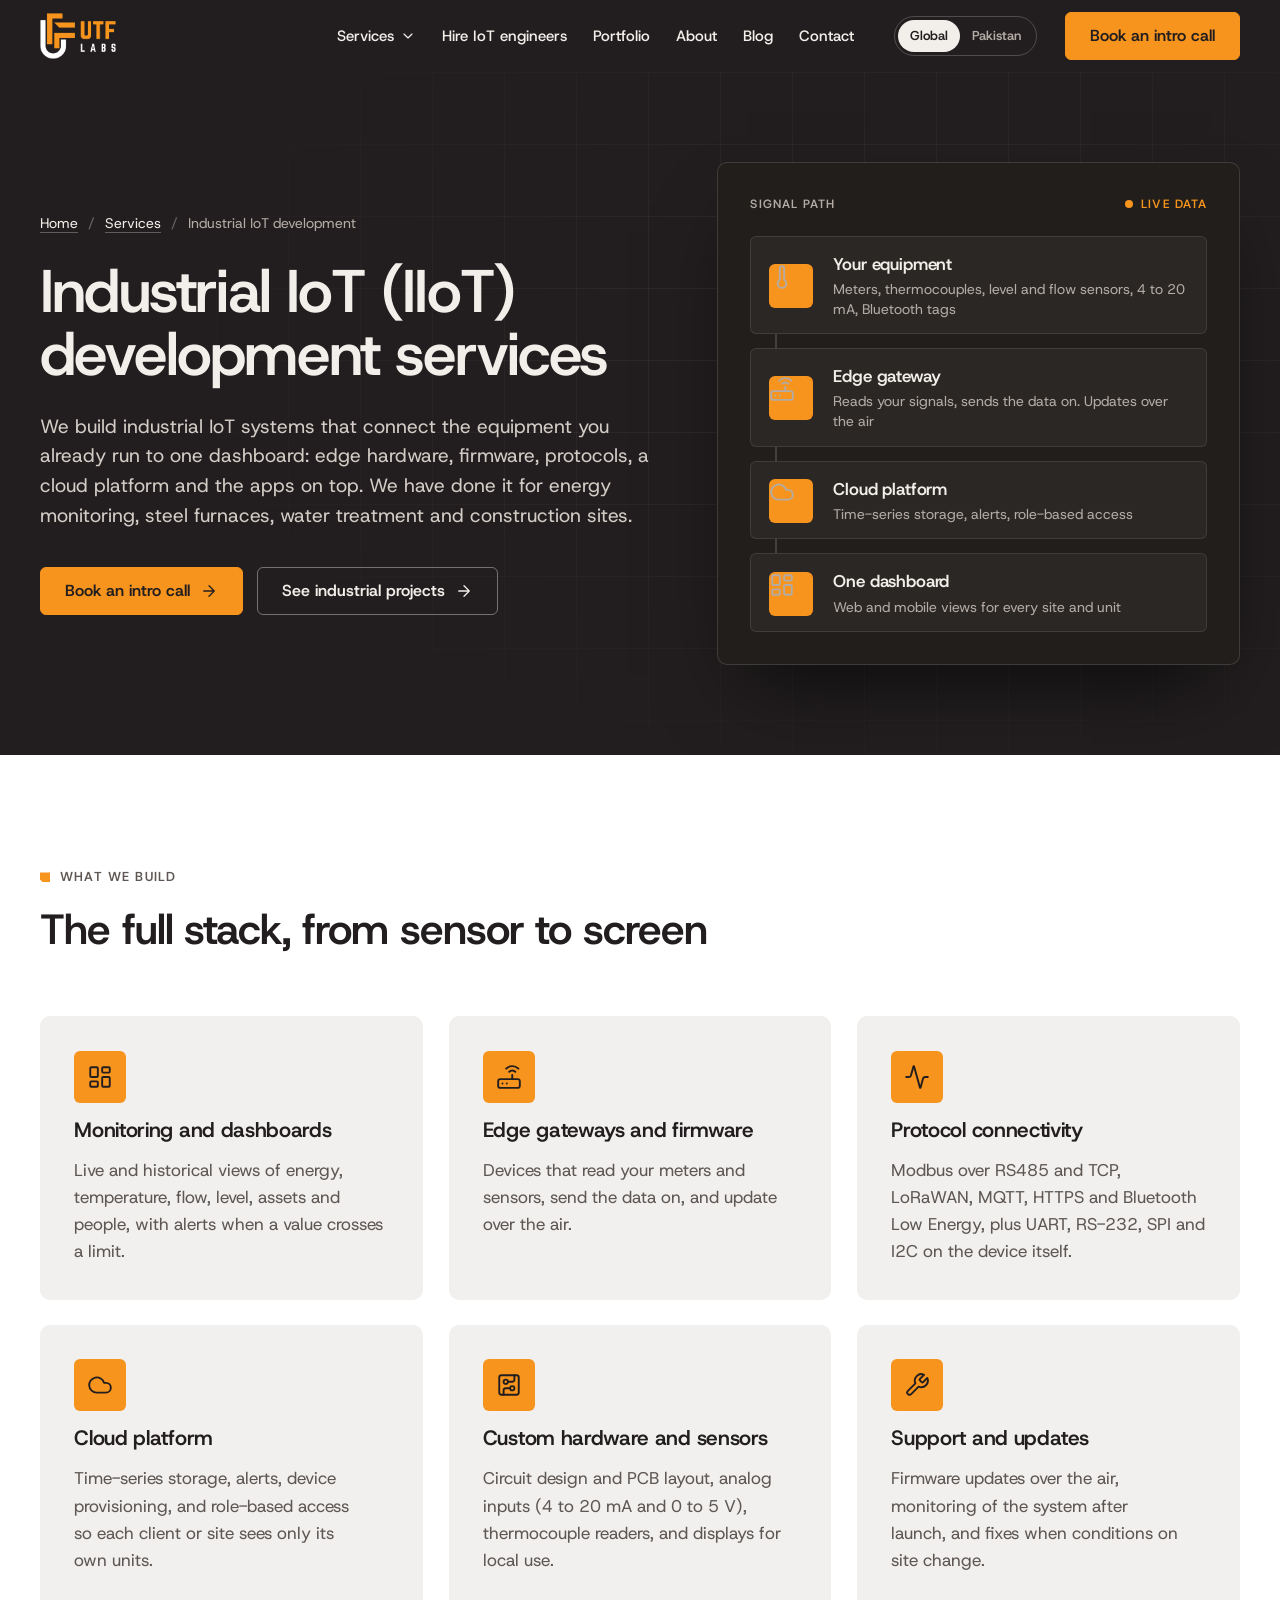
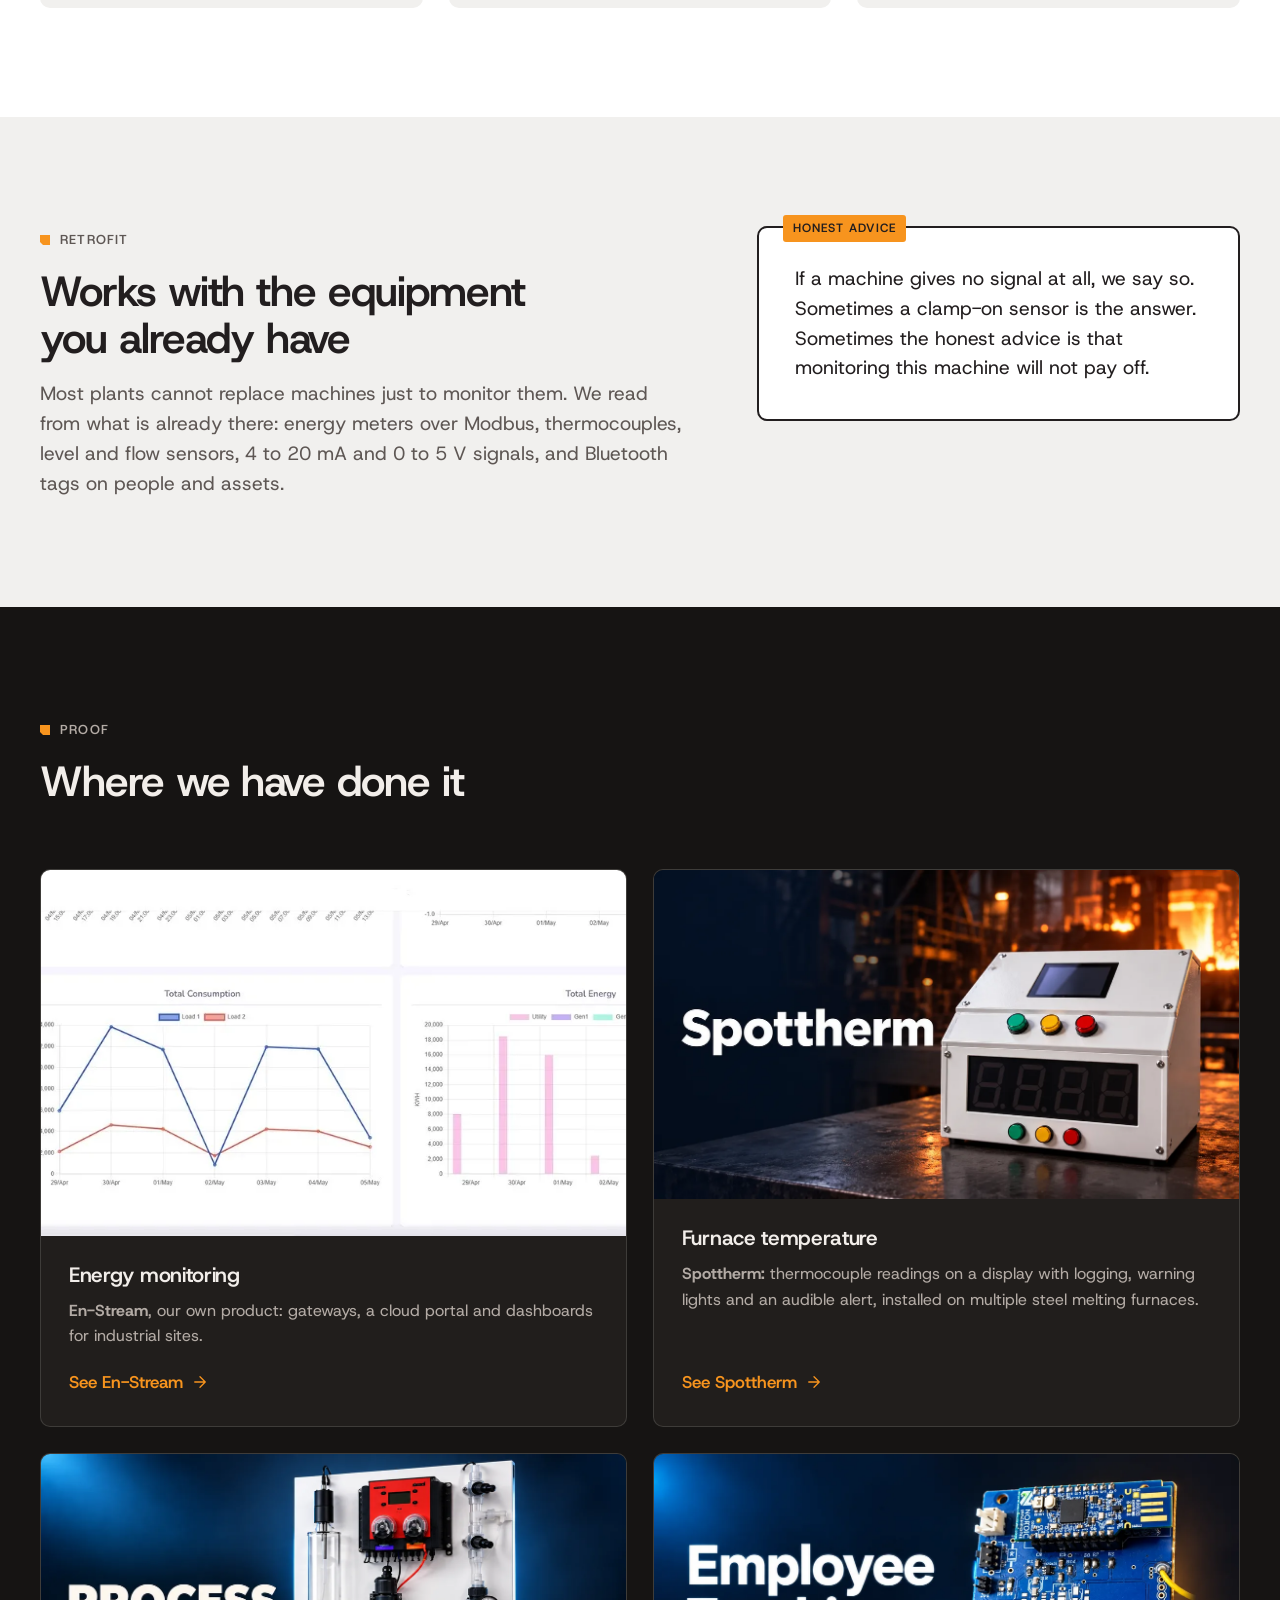
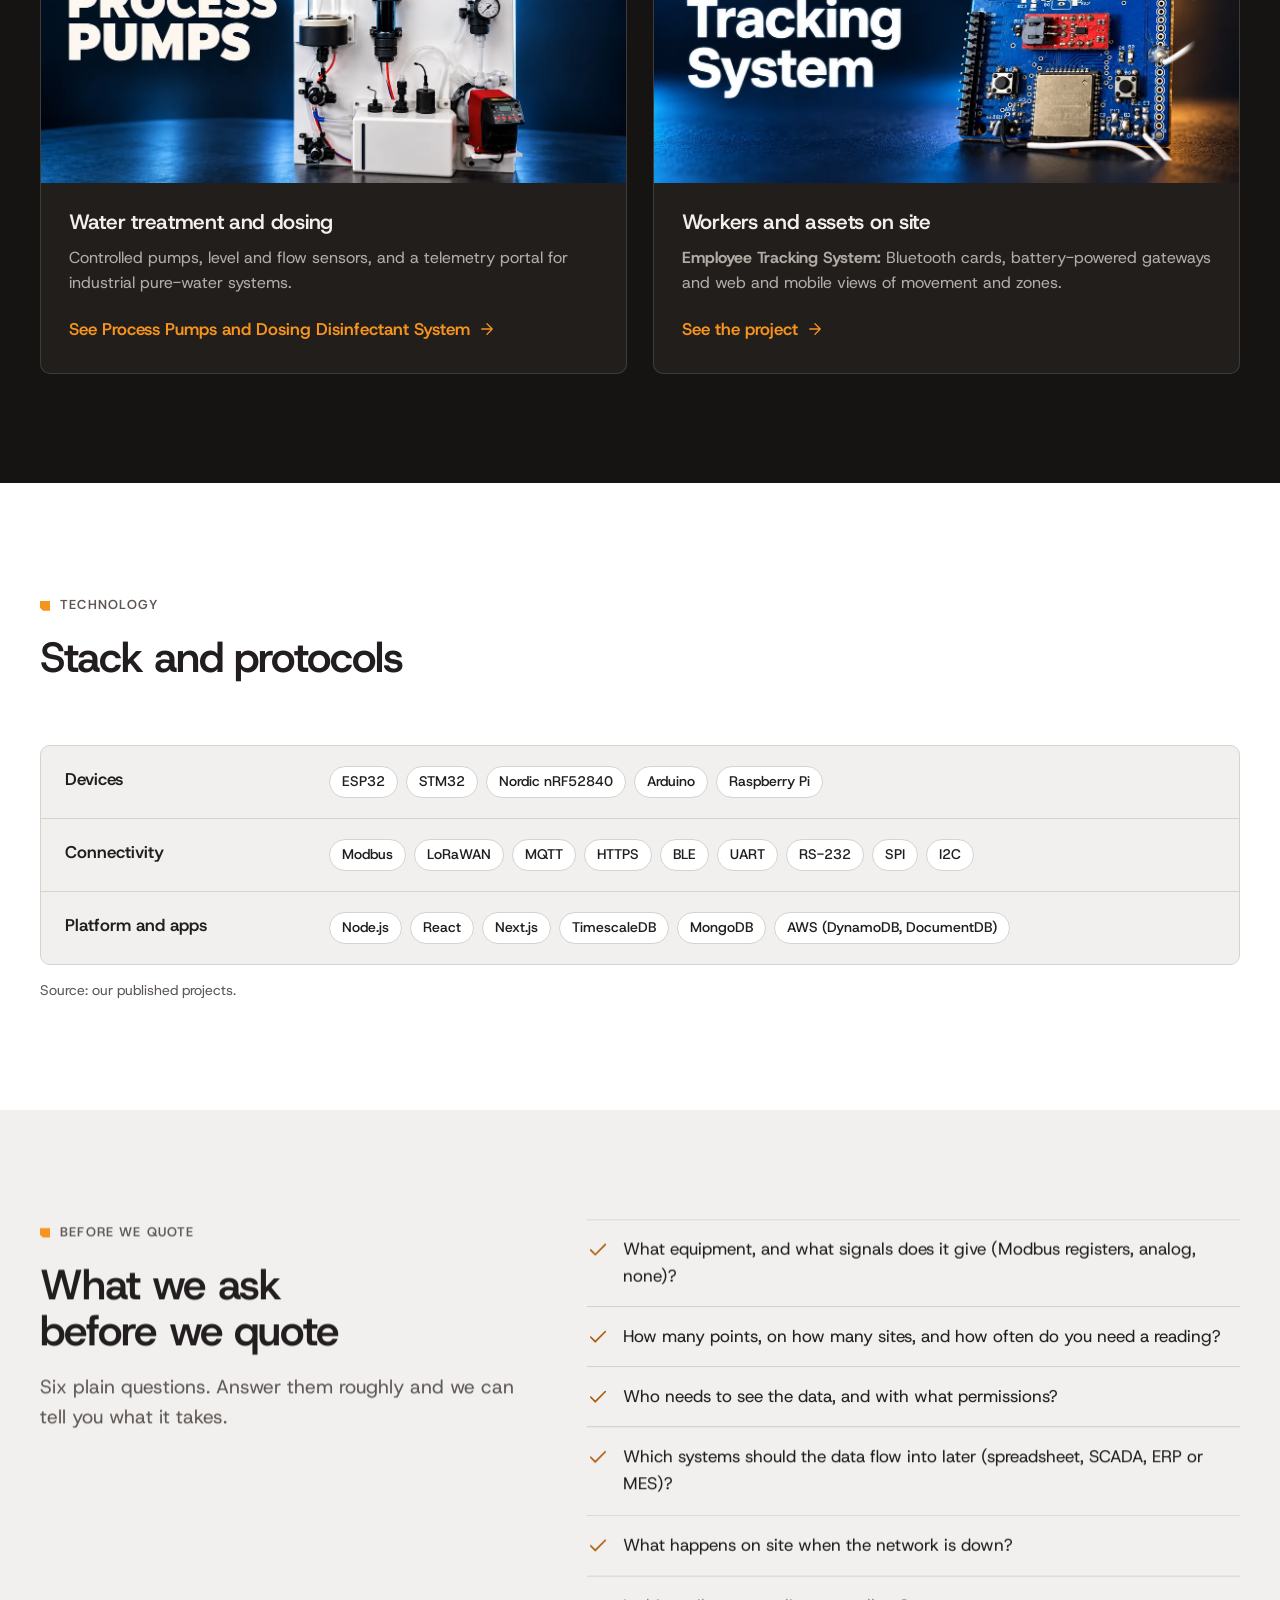
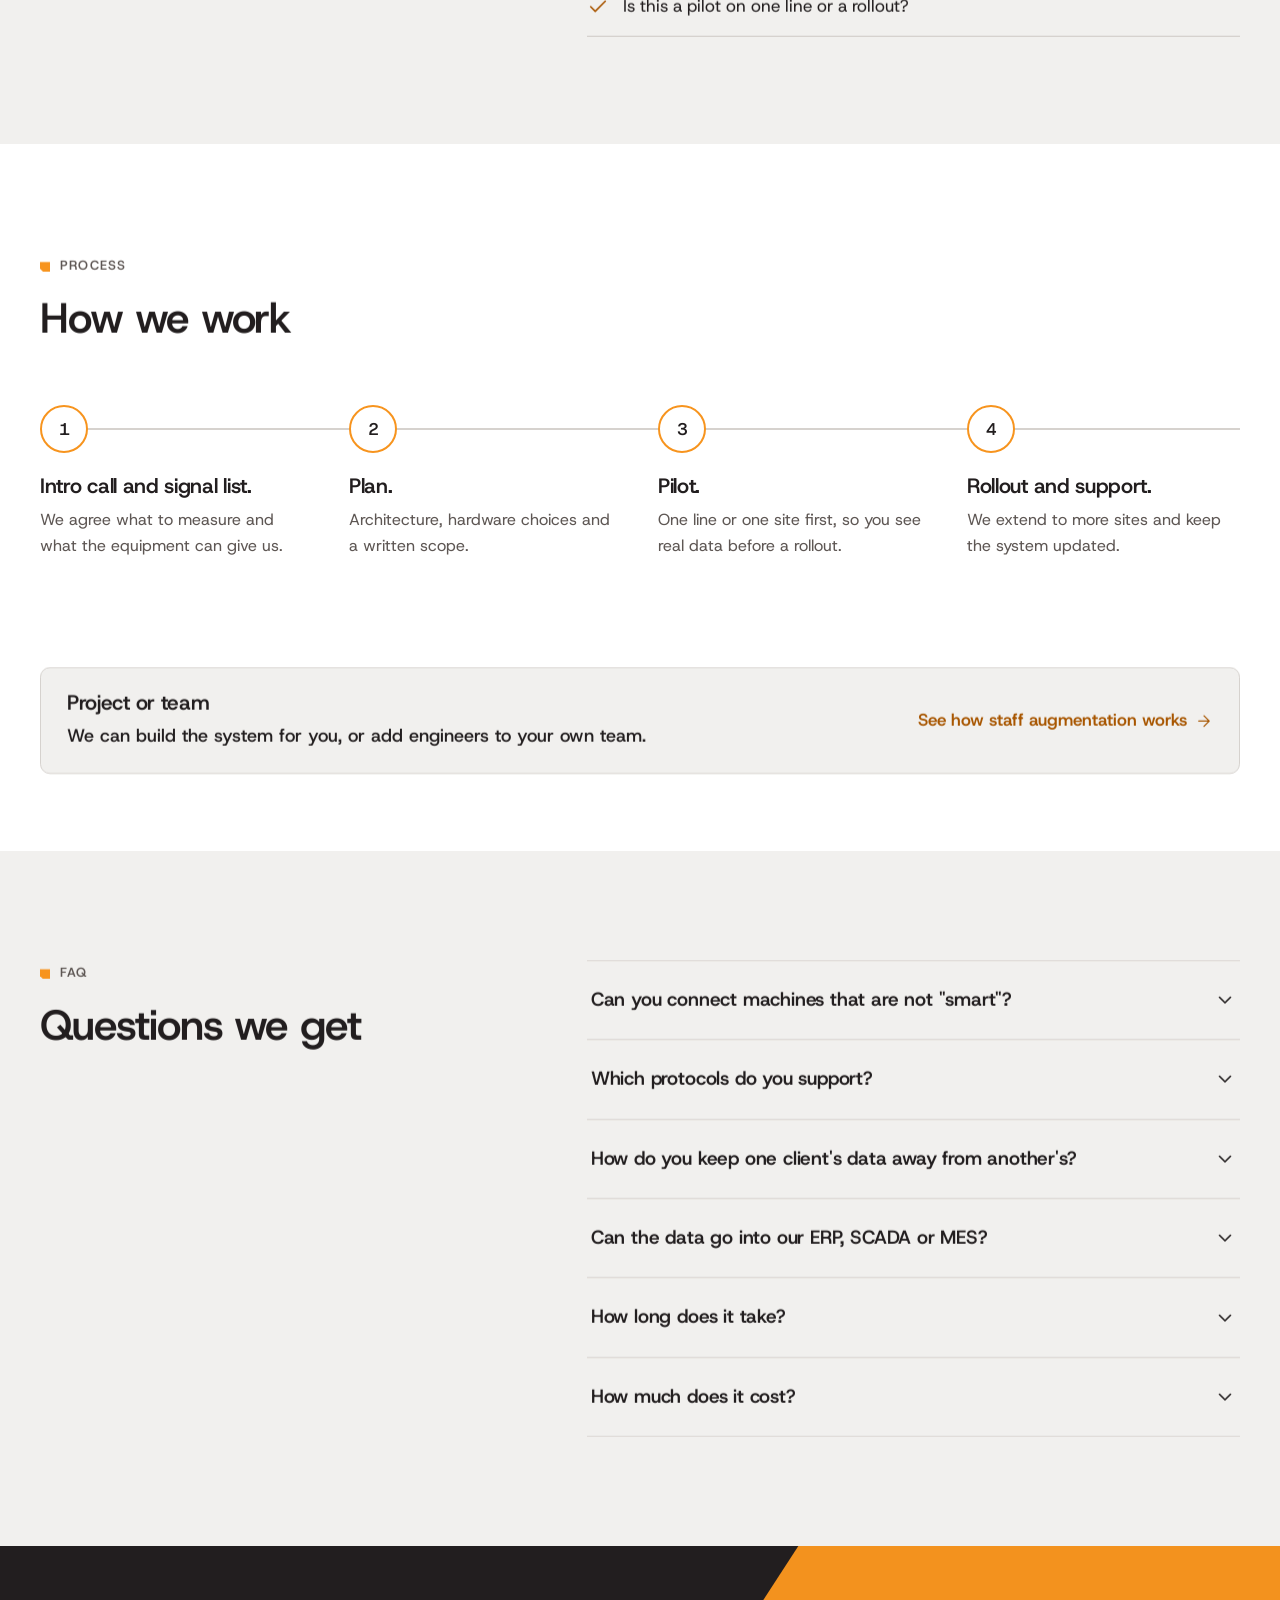
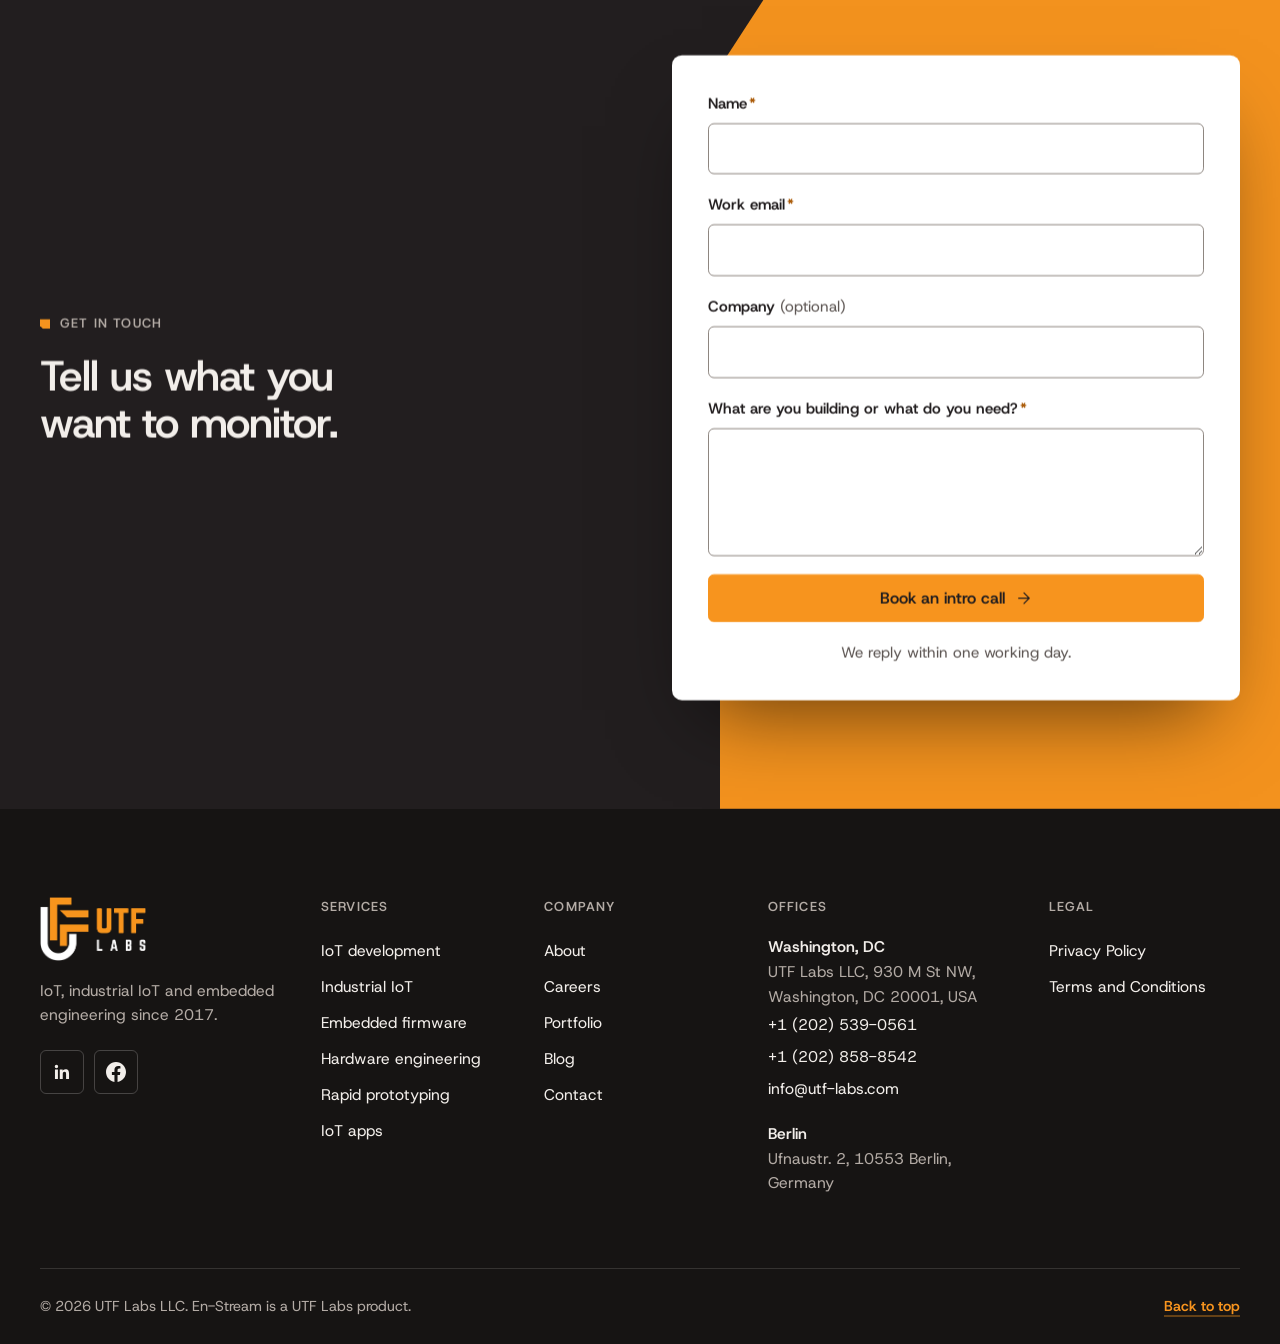
<file: site/services/industrial-iot-development/index.html>
<!DOCTYPE html>
<html lang="en">
<head>
<meta charset="utf-8">
<meta name="viewport" content="width=device-width, initial-scale=1">
<title>Industrial IoT (IIoT) Development Services | UTF Labs</title>
<meta name="description" content="We connect existing meters, sensors and machines to one dashboard. Modbus, LoRaWAN, MQTT, firmware and cloud. Talk to our IIoT engineers.">
<link rel="canonical" href="https://www.utf-labs.com/services/industrial-iot-development/">


<meta name="theme-color" content="#221E1F">
<meta property="og:type" content="website"><meta property="og:site_name" content="UTF Labs">
<meta property="og:title" content="Industrial IoT (IIoT) Development Services | UTF Labs"><meta property="og:description" content="We connect existing meters, sensors and machines to one dashboard. Modbus, LoRaWAN, MQTT, firmware and cloud. Talk to our IIoT engineers.">
<meta property="og:url" content="https://www.utf-labs.com/services/industrial-iot-development/"><meta property="og:image" content="https://www.utf-labs.com/assets/og.png">
<meta name="twitter:card" content="summary_large_image">
<link rel="icon" type="image/png" href="/site/assets/favicon.png">
<link rel="apple-touch-icon" href="/site/assets/apple-touch-icon.png">
<link rel="preload" href="/site/assets/fonts/host-grotesk-latin-wght-normal.woff2" as="font" type="font/woff2" crossorigin>
<link rel="stylesheet" href="/site/assets/styles.css">
<script>document.documentElement.classList.add('js');if(matchMedia('(prefers-reduced-motion: reduce)').matches)document.documentElement.classList.add('reduce');setTimeout(function(){if(!window.__utf)document.documentElement.classList.add('no-motion-js')},3500);</script>
<script type="application/ld+json">{"@context":"https://schema.org","@type":"Organization","@id":"https://www.utf-labs.com/#organization","name":"UTF Labs","url":"https://www.utf-labs.com/","logo":"https://www.utf-labs.com/assets/logo-dark.png","foundingDate":"2017-07","description":"UTF Labs is an IoT and software engineering company (not ElevenLabs, not the UTF-8 encoding). It builds connected products and industrial IoT systems and adds embedded engineers to client teams.","sameAs":["https://www.linkedin.com/company/utf-labs/","https://www.facebook.com/utflabs","https://www.upwork.com/agencies/utflabs/"],"location":[{"@type":"ProfessionalService","name":"UTF Labs LLC, Washington, DC","parentOrganization":{"@id":"https://www.utf-labs.com/#organization"},"address":{"@type":"PostalAddress","streetAddress":"930 M St NW","addressLocality":"Washington","addressRegion":"DC","postalCode":"20001","addressCountry":"US"},"telephone":"+1-202-539-0561"},{"@type":"ProfessionalService","name":"UTF Labs, Berlin","parentOrganization":{"@id":"https://www.utf-labs.com/#organization"},"address":{"@type":"PostalAddress","streetAddress":"Ufnaustr. 2","addressLocality":"Berlin","postalCode":"10553","addressCountry":"DE"}}]}</script>
<script type="application/ld+json">{"@context":"https://schema.org","@type":"Service","serviceType":"Industrial IoT development","provider":{"@id":"https://www.utf-labs.com/#organization"},"areaServed":[{"@type":"Country","name":"United States"},{"@type":"AdministrativeArea","name":"European Union"}]}</script>
<script type="application/ld+json">{"@context":"https://schema.org","@type":"BreadcrumbList","itemListElement":[{"@type":"ListItem","position":1,"name":"Home","item":"https://www.utf-labs.com/"},{"@type":"ListItem","position":2,"name":"Services","item":"https://www.utf-labs.com/#services"},{"@type":"ListItem","position":3,"name":"Industrial IoT development","item":"https://www.utf-labs.com/services/industrial-iot-development/"}]}</script>
</head>
<body>
<a class="skip-link" href="#main">Skip to main content</a>
<header class="site-header" id="top">
  
  <div class="container container--wide site-header__bar">
    <a class="brand" href="/site/" aria-label="UTF Labs home"><img src="/site/assets/logo-white.webp" width="231" height="140" alt="UTF Labs"></a>
    <nav class="nav" aria-label="Primary">
      <div class="nav__item" data-menu>
        <button class="nav__btn" type="button" aria-expanded="false" aria-controls="svc-menu">Services<svg class="icon " viewBox="0 0 24 24" aria-hidden="true" focusable="false"><path d="m6 9 6 6 6-6"/></svg></button>
        <div class="nav__menu" id="svc-menu"><a href="/site/services/iot-development/"><svg class="icon " viewBox="0 0 24 24" aria-hidden="true" focusable="false"><rect x="4" y="4" width="16" height="16" rx="2"/><rect x="9" y="9" width="6" height="6"/><path d="M15 2v2M15 20v2M2 15h2M2 9h2M20 15h2M20 9h2M9 2v2M9 20v2"/></svg>IoT development</a><a href="/site/services/industrial-iot-development/"><svg class="icon " viewBox="0 0 24 24" aria-hidden="true" focusable="false"><path d="M22 12h-2.48a2 2 0 0 0-1.93 1.46l-2.35 8.36a.25.25 0 0 1-.48 0L9.24 2.18a.25.25 0 0 0-.48 0l-2.35 8.36A2 2 0 0 1 4.49 12H2"/></svg>Industrial IoT</a><a href="/site/services/embedded-firmware-development/"><svg class="icon " viewBox="0 0 24 24" aria-hidden="true" focusable="false"><rect x="3" y="3" width="18" height="18" rx="2"/><path d="M11 9h4a2 2 0 0 0 2-2V3"/><circle cx="9" cy="9" r="2"/><path d="M7 21v-4a2 2 0 0 1 2-2h4"/><circle cx="15" cy="15" r="2"/></svg>Embedded firmware</a><a href="/site/services/iot-hardware-design/"><svg class="icon " viewBox="0 0 24 24" aria-hidden="true" focusable="false"><path d="M14.7 6.3a1 1 0 0 0 0 1.4l1.6 1.6a1 1 0 0 0 1.4 0l3.77-3.77a6 6 0 0 1-7.94 7.94l-6.91 6.91a2.12 2.12 0 0 1-3-3l6.91-6.91a6 6 0 0 1 7.94-7.94l-3.76 3.76z"/></svg>Hardware engineering</a><a href="/site/services/rapid-prototyping/"><svg class="icon " viewBox="0 0 24 24" aria-hidden="true" focusable="false"><path d="M21 8a2 2 0 0 0-1-1.73l-7-4a2 2 0 0 0-2 0l-7 4A2 2 0 0 0 3 8v8a2 2 0 0 0 1 1.73l7 4a2 2 0 0 0 2 0l7-4A2 2 0 0 0 21 16Z"/><path d="M3.3 7 12 12l8.7-5M12 22V12"/></svg>Rapid prototyping</a><a href="/site/services/iot-app-development/"><svg class="icon " viewBox="0 0 24 24" aria-hidden="true" focusable="false"><rect x="3" y="3" width="7" height="9" rx="1"/><rect x="14" y="3" width="7" height="5" rx="1"/><rect x="14" y="12" width="7" height="9" rx="1"/><rect x="3" y="16" width="7" height="5" rx="1"/></svg>IoT apps</a></div>
      </div>
      <a class="nav__link" href="/site/staff-augmentation/">Hire IoT engineers</a>
      <a class="nav__link" href="/site/portfolio/">Portfolio</a>
      <a class="nav__link" href="/site/about/">About</a>
      <a class="nav__link" href="/site/blog/">Blog</a>
      <a class="nav__link" href="#contact">Contact</a>
    </nav>
    <div class="lang" role="group" aria-label="Choose site region">
      <a href="/site/" lang="en" aria-current="true">Global</a><a href="/site/pk/" lang="en-PK" >Pakistan</a></div>
    <div class="header-cta"><a class="btn btn--primary" href="#contact" data-cta>Book an intro call</a></div>
    <button class="burger" type="button" aria-expanded="false" aria-controls="mobile-nav" aria-label="Menu"><svg class="icon i-open" viewBox="0 0 24 24" aria-hidden="true" focusable="false"><path d="M4 7h16M4 12h16M4 17h16"/></svg><svg class="icon i-close" viewBox="0 0 24 24" aria-hidden="true" focusable="false"><path d="M18 6 6 18M6 6l12 12"/></svg></button>
  </div>
  <div class="progress" aria-hidden="true"></div>
</header>
<div class="mobile-nav" id="mobile-nav" hidden>
  <a href="/site/staff-augmentation/">Hire IoT engineers</a>
  <a href="/site/portfolio/">Portfolio</a>
  <a href="/site/about/">About</a>
  <a href="/site/blog/">Blog</a>
  <a href="#contact">Contact</a>
  <p class="kicker" style="margin:28px 0 4px">Services</p>
  <div class="sub"><a href="/site/services/iot-development/">IoT development</a><a href="/site/services/industrial-iot-development/">Industrial IoT</a><a href="/site/services/embedded-firmware-development/">Embedded firmware</a><a href="/site/services/iot-hardware-design/">Hardware engineering</a><a href="/site/services/rapid-prototyping/">Rapid prototyping</a><a href="/site/services/iot-app-development/">IoT apps</a></div>
  <div class="mobile-nav__foot">
    <a class="btn btn--primary" href="#contact" data-cta>Book an intro call</a>
    
    <div class="lang" role="group" aria-label="Choose site region">
      <a href="/site/" lang="en" aria-current="true">Global</a><a href="/site/pk/" lang="en-PK" >Pakistan</a></div>
  </div>
</div>
<main id="main">

<section class="hero surface-dark" aria-labelledby="h1">
  <div class="container container--wide">
    <div class="hero__grid">
      <div>
        <nav aria-label="Breadcrumb"><ol class="crumbs"><li><a href="/site/">Home</a></li><li><a href="/site/#services">Services</a></li><li aria-current="page">Industrial IoT development</li></ol></nav>
        <h1 class="h1" id="h1" data-split>Industrial IoT (IIoT) development services</h1>
        <p class="lead" data-reveal>We build industrial IoT systems that connect the equipment you already run to one dashboard: edge hardware, firmware, protocols, a cloud platform and the apps on top. We have done it for energy monitoring, steel furnaces, water treatment and construction sites.</p>
        <div class="btn-row" data-reveal>
          <a class="btn btn--primary" href="#contact" data-cta>Book an intro call<svg class="icon icon-arrow" viewBox="0 0 24 24" aria-hidden="true" focusable="false"><path d="M5 12h14M12 5l7 7-7 7"/></svg></a>
          <a class="btn btn--ghost" href="/site/portfolio/" >See industrial projects<svg class="icon icon-arrow" viewBox="0 0 24 24" aria-hidden="true" focusable="false"><path d="M5 12h14M12 5l7 7-7 7"/></svg></a>
        </div>
      </div>
      <div data-reveal>
        <div class="flow" data-flow>
          <div class="flow__head"><span>Signal path</span><span class="flow__live">Live data</span></div>
          <div class="flow__list">
            <div class="flow__line" aria-hidden="true"><i class="flow__dot" data-dot></i><i class="flow__dot" data-dot></i></div>
            <div class="flow__node"><span class="icon-tile"><svg class="icon " viewBox="0 0 24 24" aria-hidden="true" focusable="false"><path d="M14 4v10.54a4 4 0 1 1-4 0V4a2 2 0 0 1 4 0Z"/></svg></span><div><b>Your equipment</b><span>Meters, thermocouples, level and flow sensors, 4 to 20 mA, Bluetooth tags</span></div></div>
            <div class="flow__node"><span class="icon-tile"><svg class="icon " viewBox="0 0 24 24" aria-hidden="true" focusable="false"><rect x="2" y="14" width="20" height="8" rx="2"/><path d="M6.01 18H6M10.01 18H10M15 10v4M17.84 7.17a4 4 0 0 0-5.66 0M20.66 4.34a8 8 0 0 0-11.31 0"/></svg></span><div><b>Edge gateway</b><span>Reads your signals, sends the data on. Updates over the air</span></div></div>
            <div class="flow__node"><span class="icon-tile"><svg class="icon " viewBox="0 0 24 24" aria-hidden="true" focusable="false"><path d="M17.5 19H9a7 7 0 1 1 6.71-9h1.79a4.5 4.5 0 1 1 0 9Z"/></svg></span><div><b>Cloud platform</b><span>Time-series storage, alerts, role-based access</span></div></div>
            <div class="flow__node"><span class="icon-tile"><svg class="icon " viewBox="0 0 24 24" aria-hidden="true" focusable="false"><rect x="3" y="3" width="7" height="9" rx="1"/><rect x="14" y="3" width="7" height="5" rx="1"/><rect x="14" y="12" width="7" height="9" rx="1"/><rect x="3" y="16" width="7" height="5" rx="1"/></svg></span><div><b>One dashboard</b><span>Web and mobile views for every site and unit</span></div></div>
          </div>
        </div>
      </div>
    </div>
  </div>
</section>

<section class="section surface-light" id="build" aria-labelledby="build-h">
  <div class="container">
    <div class="section__head" data-reveal><p class="kicker">What we build</p><h2 class="h2" id="build-h">The full stack, from sensor to screen</h2></div>
    <div class="grid grid--6" data-stagger>
      <article class="card" data-reveal data-lift><span class="icon-tile"><svg class="icon " viewBox="0 0 24 24" aria-hidden="true" focusable="false"><rect x="3" y="3" width="7" height="9" rx="1"/><rect x="14" y="3" width="7" height="5" rx="1"/><rect x="14" y="12" width="7" height="9" rx="1"/><rect x="3" y="16" width="7" height="5" rx="1"/></svg></span><h3 class="h3">Monitoring and dashboards</h3><p>Live and historical views of energy, temperature, flow, level, assets and people, with alerts when a value crosses a limit.</p></article><article class="card" data-reveal data-lift><span class="icon-tile"><svg class="icon " viewBox="0 0 24 24" aria-hidden="true" focusable="false"><rect x="2" y="14" width="20" height="8" rx="2"/><path d="M6.01 18H6M10.01 18H10M15 10v4M17.84 7.17a4 4 0 0 0-5.66 0M20.66 4.34a8 8 0 0 0-11.31 0"/></svg></span><h3 class="h3">Edge gateways and firmware</h3><p>Devices that read your meters and sensors, send the data on, and update over the air.</p></article><article class="card" data-reveal data-lift><span class="icon-tile"><svg class="icon " viewBox="0 0 24 24" aria-hidden="true" focusable="false"><path d="M22 12h-2.48a2 2 0 0 0-1.93 1.46l-2.35 8.36a.25.25 0 0 1-.48 0L9.24 2.18a.25.25 0 0 0-.48 0l-2.35 8.36A2 2 0 0 1 4.49 12H2"/></svg></span><h3 class="h3">Protocol connectivity</h3><p>Modbus over RS485 and TCP, LoRaWAN, MQTT, HTTPS and Bluetooth Low Energy, plus UART, RS-232, SPI and I2C on the device itself.</p></article><article class="card" data-reveal data-lift><span class="icon-tile"><svg class="icon " viewBox="0 0 24 24" aria-hidden="true" focusable="false"><path d="M17.5 19H9a7 7 0 1 1 6.71-9h1.79a4.5 4.5 0 1 1 0 9Z"/></svg></span><h3 class="h3">Cloud platform</h3><p>Time-series storage, alerts, device provisioning, and role-based access so each client or site sees only its own units.</p></article><article class="card" data-reveal data-lift><span class="icon-tile"><svg class="icon " viewBox="0 0 24 24" aria-hidden="true" focusable="false"><rect x="3" y="3" width="18" height="18" rx="2"/><path d="M11 9h4a2 2 0 0 0 2-2V3"/><circle cx="9" cy="9" r="2"/><path d="M7 21v-4a2 2 0 0 1 2-2h4"/><circle cx="15" cy="15" r="2"/></svg></span><h3 class="h3">Custom hardware and sensors</h3><p>Circuit design and PCB layout, analog inputs (4 to 20 mA and 0 to 5 V), thermocouple readers, and displays for local use.</p></article><article class="card" data-reveal data-lift><span class="icon-tile"><svg class="icon " viewBox="0 0 24 24" aria-hidden="true" focusable="false"><path d="M14.7 6.3a1 1 0 0 0 0 1.4l1.6 1.6a1 1 0 0 0 1.4 0l3.77-3.77a6 6 0 0 1-7.94 7.94l-6.91 6.91a2.12 2.12 0 0 1-3-3l6.91-6.91a6 6 0 0 1 7.94-7.94l-3.76 3.76z"/></svg></span><h3 class="h3">Support and updates</h3><p>Firmware updates over the air, monitoring of the system after launch, and fixes when conditions on site change.</p></article>
    </div>
  </div>
</section>

<section class="section surface-tone" aria-labelledby="exist-h">
  <div class="container">
    <div class="split split--wide-left">
      <div data-reveal>
        <p class="kicker">Retrofit</p>
        <h2 class="h2" id="exist-h">Works with the equipment you already have</h2>
        <p class="lead" style="margin-top:18px">Most plants cannot replace machines just to monitor them. We read from what is already there: energy meters over Modbus, thermocouples, level and flow sensors, 4 to 20 mA and 0 to 5 V signals, and Bluetooth tags on people and assets.</p>
      </div>
      <div class="callout callout--box" data-reveal>
        <span class="callout__tag">Honest advice</span>
        <p>If a machine gives no signal at all, we say so. Sometimes a clamp-on sensor is the answer. Sometimes the honest advice is that monitoring this machine will not pay off.</p>
      </div>
    </div>
  </div>
</section>

<section class="section surface-darker" aria-labelledby="done-h">
  <div class="container">
    <div class="section__head" data-reveal><p class="kicker">Proof</p><h2 class="h2" id="done-h">Where we have done it</h2></div>
    <div class="grid grid--2" data-stagger>
      <article class="work__card" data-reveal><div class="work__media"><img src="/site/assets/enstream-dashboard.webp" width="1190" height="468" alt="En-Stream energy dashboard" loading="lazy"></div>
        <div class="work__body"><h3 class="h3">Energy monitoring</h3><p><strong>En-Stream</strong>, our own product: gateways, a cloud portal and dashboards for industrial sites.</p><a class="link-arrow card__main" href="/site/portfolio/en-stream/">See En-Stream<svg class="icon " viewBox="0 0 24 24" aria-hidden="true" focusable="false"><path d="M5 12h14M12 5l7 7-7 7"/></svg></a></div></article>
      <article class="work__card" data-reveal><div class="work__media"><img src="/site/assets/spottherm.webp" width="1200" height="675" alt="Spottherm furnace temperature monitor" loading="lazy"></div>
        <div class="work__body"><h3 class="h3">Furnace temperature</h3><p><strong>Spottherm:</strong> thermocouple readings on a display with logging, warning lights and an audible alert, installed on multiple steel melting furnaces.</p><a class="link-arrow card__main" href="/site/portfolio/spottherm/">See Spottherm<svg class="icon " viewBox="0 0 24 24" aria-hidden="true" focusable="false"><path d="M5 12h14M12 5l7 7-7 7"/></svg></a></div></article>
      <article class="work__card" data-reveal><div class="work__media"><img src="/site/assets/process-pumps.webp" width="1200" height="675" alt="Process Pumps dosing and pump panel with level and flow sensors" loading="lazy"></div>
        <div class="work__body"><h3 class="h3">Water treatment and dosing</h3><p>Controlled pumps, level and flow sensors, and a telemetry portal for industrial pure-water systems.</p><a class="link-arrow card__main" href="/site/portfolio/">See Process Pumps and Dosing Disinfectant System<svg class="icon " viewBox="0 0 24 24" aria-hidden="true" focusable="false"><path d="M5 12h14M12 5l7 7-7 7"/></svg></a></div></article>
      <article class="work__card" data-reveal><div class="work__media"><img src="/site/assets/employee-tracking.webp" width="1200" height="675" alt="Bluetooth tracking board from the Employee Tracking System" loading="lazy"></div>
        <div class="work__body"><h3 class="h3">Workers and assets on site</h3><p><strong>Employee Tracking System:</strong> Bluetooth cards, battery-powered gateways and web and mobile views of movement and zones.</p><a class="link-arrow card__main" href="/site/portfolio/employee-tracking-system/">See the project<svg class="icon " viewBox="0 0 24 24" aria-hidden="true" focusable="false"><path d="M5 12h14M12 5l7 7-7 7"/></svg></a></div></article>
    </div>
  </div>
</section>

<section class="section surface-light" aria-labelledby="stack-h">
  <div class="container">
    <div class="section__head" data-reveal><p class="kicker">Technology</p><h2 class="h2" id="stack-h">Stack and protocols</h2></div>
    <div class="table-wrap" data-reveal>
      <table class="table">
        <caption class="sr-only">Technology we use by layer</caption>
        <thead class="sr-only"><tr><th scope="col">Layer</th><th scope="col">What we use</th></tr></thead>
        <tbody>
          <tr><th scope="row">Devices</th><td><div class="tags"><span class="tag">ESP32</span><span class="tag">STM32</span><span class="tag">Nordic nRF52840</span><span class="tag">Arduino</span><span class="tag">Raspberry Pi</span></div></td></tr>
          <tr><th scope="row">Connectivity</th><td><div class="tags"><span class="tag">Modbus</span><span class="tag">LoRaWAN</span><span class="tag">MQTT</span><span class="tag">HTTPS</span><span class="tag">BLE</span><span class="tag">UART</span><span class="tag">RS-232</span><span class="tag">SPI</span><span class="tag">I2C</span></div></td></tr>
          <tr><th scope="row">Platform and apps</th><td><div class="tags"><span class="tag">Node.js</span><span class="tag">React</span><span class="tag">Next.js</span><span class="tag">TimescaleDB</span><span class="tag">MongoDB</span><span class="tag">AWS (DynamoDB, DocumentDB)</span></div></td></tr>
        </tbody>
      </table>
    </div>
    <p class="muted" style="margin-top:14px;font-size:.875rem" data-reveal>Source: our published projects.</p>
  </div>
</section>

<section class="section surface-tone" aria-labelledby="ask-h">
  <div class="container">
    <div class="split split--wide-right">
      <div class="sticky-col" data-reveal>
        <p class="kicker">Before we quote</p>
        <h2 class="h2" id="ask-h">What we ask before we quote</h2>
        <p class="lead" style="margin-top:18px">Six plain questions. Answer them roughly and we can tell you what it takes.</p>
      </div>
      <ul class="checklist" data-stagger>
        <li data-reveal><svg class="icon " viewBox="0 0 24 24" aria-hidden="true" focusable="false"><path d="M20 6 9 17l-5-5"/></svg><span>What equipment, and what signals does it give (Modbus registers, analog, none)?</span></li><li data-reveal><svg class="icon " viewBox="0 0 24 24" aria-hidden="true" focusable="false"><path d="M20 6 9 17l-5-5"/></svg><span>How many points, on how many sites, and how often do you need a reading?</span></li><li data-reveal><svg class="icon " viewBox="0 0 24 24" aria-hidden="true" focusable="false"><path d="M20 6 9 17l-5-5"/></svg><span>Who needs to see the data, and with what permissions?</span></li><li data-reveal><svg class="icon " viewBox="0 0 24 24" aria-hidden="true" focusable="false"><path d="M20 6 9 17l-5-5"/></svg><span>Which systems should the data flow into later (spreadsheet, SCADA, ERP or MES)?</span></li><li data-reveal><svg class="icon " viewBox="0 0 24 24" aria-hidden="true" focusable="false"><path d="M20 6 9 17l-5-5"/></svg><span>What happens on site when the network is down?</span></li><li data-reveal><svg class="icon " viewBox="0 0 24 24" aria-hidden="true" focusable="false"><path d="M20 6 9 17l-5-5"/></svg><span>Is this a pilot on one line or a rollout?</span></li>
      </ul>
    </div>
  </div>
</section>

<section class="section surface-light" aria-labelledby="how-h">
  <div class="container">
    <div class="section__head" data-reveal><p class="kicker">Process</p><h2 class="h2" id="how-h">How we work</h2></div>
    <ol class="steps steps--4" data-steps>
      <div class="steps__rail" aria-hidden="true"><i></i></div>
      <li class="step" data-reveal><span class="step__n">1</span><h3 class="h3">Intro call and signal list.</h3><p>We agree what to measure and what the equipment can give us.</p></li>
      <li class="step" data-reveal><span class="step__n">2</span><h3 class="h3">Plan.</h3><p>Architecture, hardware choices and a written scope.</p></li>
      <li class="step" data-reveal><span class="step__n">3</span><h3 class="h3">Pilot.</h3><p>One line or one site first, so you see real data before a rollout.</p></li>
      <li class="step" data-reveal><span class="step__n">4</span><h3 class="h3">Rollout and support.</h3><p>We extend to more sites and keep the system updated.</p></li>
    </ol>
  </div>
</section>

<section class="section section--tight surface-light" aria-labelledby="team-h" style="padding-top:0">
  <div class="container">
    <div class="strip" data-reveal>
      <div><h2 class="h3" id="team-h" style="margin-bottom:6px">Project or team</h2><p>We can build the system for you, or add engineers to your own team.</p></div>
      <a class="link-arrow" href="/site/staff-augmentation/" >See how staff augmentation works<svg class="icon " viewBox="0 0 24 24" aria-hidden="true" focusable="false"><path d="M5 12h14M12 5l7 7-7 7"/></svg></a>
    </div>
  </div>
</section>

<section class="section surface-tone" aria-labelledby="faq-h">
  <div class="container">
    <div class="split split--wide-right">
      <div class="sticky-col" data-reveal><p class="kicker">FAQ</p><h2 class="h2" id="faq-h">Questions we get</h2></div>
      <div data-reveal><div class="faq" data-faq><details><summary>Can you connect machines that are not "smart"?<svg class="icon " viewBox="0 0 24 24" aria-hidden="true" focusable="false"><path d="m6 9 6 6 6-6"/></svg></summary><div class="faq__body"><p>Yes, when there is a signal to read: a meter with Modbus, an analog output, a thermocouple, or a place to fit a sensor. If there is no signal and no place for a sensor, we tell you before you spend.</p></div></details><details><summary>Which protocols do you support?<svg class="icon " viewBox="0 0 24 24" aria-hidden="true" focusable="false"><path d="m6 9 6 6 6-6"/></svg></summary><div class="faq__body"><p>Modbus, LoRaWAN, MQTT, HTTPS and Bluetooth Low Energy on the field side. Others are scoped per project.</p></div></details><details><summary>How do you keep one client's data away from another's?<svg class="icon " viewBox="0 0 24 24" aria-hidden="true" focusable="false"><path d="m6 9 6 6 6-6"/></svg></summary><div class="faq__body"><p>Our platforms use role-based access with separate accounts for administrators, OEMs and clients, so each user sees only their own sites and devices.</p></div></details><details><summary>Can the data go into our ERP, SCADA or MES?<svg class="icon " viewBox="0 0 24 24" aria-hidden="true" focusable="false"><path d="m6 9 6 6 6-6"/></svg></summary><div class="faq__body"><p>Integrations are scoped per project. Tell us the system and we will say what is needed.</p></div></details><details><summary>How long does it take?<svg class="icon " viewBox="0 0 24 24" aria-hidden="true" focusable="false"><path d="m6 9 6 6 6-6"/></svg></summary><div class="faq__body"><p>It depends on the number of sites and the hardware. The written plan includes a timeline.</p></div></details><details><summary>How much does it cost?<svg class="icon " viewBox="0 0 24 24" aria-hidden="true" focusable="false"><path d="m6 9 6 6 6-6"/></svg></summary><div class="faq__body"><p>We do not publish prices. We quote after the intro call, once we know the equipment, the points and the number of sites.</p></div></details></div></div>
    </div>
  </div>
</section>

<section class="section cta surface-dark" id="contact" aria-labelledby="cta-h">
  <div class="container"><div class="cta__grid">
    <div data-reveal>
      <p class="kicker">Get in touch</p>
      <h2 class="h2" id="cta-h">Tell us what you want to monitor.</h2>
      
    </div>
    <div data-reveal><form class="form" method="post" action="/site/contact/" data-form novalidate>
  <div class="field"><label for="f3-name">Name<span class="req" aria-hidden="true">*</span></label>
    <input id="f3-name" name="name" type="text" autocomplete="name" required aria-describedby="f3-name-e"><span class="field__err" id="f3-name-e">Enter your name.</span></div>
  <div class="field"><label for="f3-email">Work email<span class="req" aria-hidden="true">*</span></label>
    <input id="f3-email" name="email" type="email" autocomplete="email" inputmode="email" required aria-describedby="f3-email-e"><span class="field__err" id="f3-email-e">Enter a valid work email, like name@company.com.</span></div>
  <div class="field"><label for="f3-company">Company <span class="opt">(optional)</span></label>
    <input id="f3-company" name="company" type="text" autocomplete="organization"></div>
  <div class="field"><label for="f3-msg">What are you building or what do you need?<span class="req" aria-hidden="true">*</span></label>
    <textarea id="f3-msg" name="message" rows="4" required aria-describedby="f3-msg-e"></textarea><span class="field__err" id="f3-msg-e">Tell us a little about what you need.</span></div>
  <button class="btn btn--primary" type="submit">Book an intro call<svg class="icon icon-arrow" viewBox="0 0 24 24" aria-hidden="true" focusable="false"><path d="M5 12h14M12 5l7 7-7 7"/></svg></button>
  <p class="form__note">We reply within one working day.</p>
  <p class="form__status" role="status" aria-live="polite" hidden>Thanks. We will reply within one working day.</p>
</form></div>
  </div></div>
</section>

</main>
<footer class="site-footer surface-darker">
  <div class="container container--wide">
    <div class="footer__grid">
      <div class="footer__brand">
        <img src="/site/assets/logo-white.webp" width="231" height="140" alt="UTF Labs" loading="lazy">
        <p>IoT, industrial IoT and embedded engineering since 2017.</p>
        <div class="social">
          <a href="https://www.linkedin.com/company/utf-labs/" rel="noopener" aria-label="UTF Labs on LinkedIn"><svg class="icon " viewBox="0 0 24 24" aria-hidden="true" focusable="false"><path d="M20.45 20.45h-3.56v-5.57c0-1.33-.03-3.04-1.85-3.04-1.86 0-2.14 1.45-2.14 2.94v5.67H9.34V9h3.41v1.56h.05c.48-.9 1.64-1.85 3.37-1.85 3.6 0 4.27 2.37 4.27 5.46v6.28zM5.34 7.43a2.06 2.06 0 1 1 0-4.12 2.06 2.06 0 0 1 0 4.12zM7.12 20.45H3.56V9h3.56v11.45z"/></svg></a>
          <a href="https://www.facebook.com/utflabs" rel="noopener" aria-label="UTF Labs on Facebook"><svg class="icon " viewBox="0 0 24 24" aria-hidden="true" focusable="false"><path d="M24 12.07C24 5.4 18.63 0 12 0S0 5.4 0 12.07C0 18.1 4.39 23.1 10.13 24v-8.44H7.08v-3.49h3.05V9.41c0-3.02 1.79-4.7 4.53-4.7 1.31 0 2.68.24 2.68.24v2.97h-1.51c-1.49 0-1.96.93-1.96 1.89v2.26h3.33l-.53 3.49h-2.8V24C19.61 23.1 24 18.1 24 12.07z"/></svg></a>
        </div>
      </div>
      <nav aria-label="Services"><h2>Services</h2><ul><li><a href="/site/services/iot-development/">IoT development</a></li><li><a href="/site/services/industrial-iot-development/">Industrial IoT</a></li><li><a href="/site/services/embedded-firmware-development/">Embedded firmware</a></li><li><a href="/site/services/iot-hardware-design/">Hardware engineering</a></li><li><a href="/site/services/rapid-prototyping/">Rapid prototyping</a></li><li><a href="/site/services/iot-app-development/">IoT apps</a></li></ul></nav>
      <nav aria-label="Company"><h2>Company</h2><ul>
        <li><a href="/site/about/">About</a></li><li><a href="/site/careers/">Careers</a></li><li><a href="/site/portfolio/">Portfolio</a></li><li><a href="/site/blog/">Blog</a></li><li><a href="#contact">Contact</a></li></ul></nav>
      <div><h2>Offices</h2><address class="footer__addr"><b>Washington, DC</b>UTF Labs LLC, 930 M St NW, Washington, DC 20001, USA<br><a href="tel:+12025390561">+1 (202) 539-0561</a><br><a href="tel:+12028588542">+1 (202) 858-8542</a><br><a href="mailto:info@utf-labs.com">info@utf-labs.com</a></address>
       <address class="footer__addr"><b>Berlin</b>Ufnaustr. 2, 10553 Berlin, Germany</address></div>
      <nav aria-label="Legal"><h2>Legal</h2><ul><li><a href="/site/privacy-policy/">Privacy Policy</a></li><li><a href="/site/terms-and-conditions/">Terms and Conditions</a></li></ul></nav>
    </div>
    <div class="footer__bottom">
      <span>© <span data-year>2026</span> UTF Labs LLC. En-Stream is a UTF Labs product.</span>
      <a href="#top" class="textlink" style="color:var(--utf-orange)">Back to top</a>
    </div>
  </div>
</footer>
<script src="/site/assets/app.js" defer></script>
</body>
</html>
</file>
<file: site-impeccable/assets/css/site.css>
/* UTF Labs: shared stylesheet. All colour, type and spacing through tokens. */

@font-face { font-family: "Barlow"; font-style: normal; font-weight: 400; font-display: swap; src: url("../fonts/barlow-400-latin.woff2") format("woff2"); unicode-range: U+0000-00FF, U+0131, U+0152-0153, U+02BB-02BC, U+02C6, U+02DA, U+02DC, U+0304, U+0308, U+0329, U+2000-206F, U+20AC, U+2122, U+2191, U+2193, U+2212, U+2215, U+FEFF, U+FFFD; }
@font-face { font-family: "Barlow"; font-style: normal; font-weight: 400; font-display: swap; src: url("../fonts/barlow-400-latin-ext.woff2") format("woff2"); unicode-range: U+0100-02BA, U+02BD-02C5, U+02C7-02CC, U+02CE-02D7, U+02DD-02FF, U+1D00-1DBF, U+1E00-1E9F, U+1EF2-1EFF, U+2020, U+20A0-20AB, U+20AD-20C4, U+2113, U+2C60-2C7F, U+A720-A7FF; }
@font-face { font-family: "Barlow"; font-style: normal; font-weight: 500; font-display: swap; src: url("../fonts/barlow-500-latin.woff2") format("woff2"); unicode-range: U+0000-00FF, U+0131, U+0152-0153, U+02BB-02BC, U+02C6, U+02DA, U+02DC, U+0304, U+0308, U+0329, U+2000-206F, U+20AC, U+2122, U+2191, U+2193, U+2212, U+2215, U+FEFF, U+FFFD; }
@font-face { font-family: "Barlow"; font-style: normal; font-weight: 600; font-display: swap; src: url("../fonts/barlow-600-latin.woff2") format("woff2"); unicode-range: U+0000-00FF, U+0131, U+0152-0153, U+02BB-02BC, U+02C6, U+02DA, U+02DC, U+0304, U+0308, U+0329, U+2000-206F, U+20AC, U+2122, U+2191, U+2193, U+2212, U+2215, U+FEFF, U+FFFD; }
@font-face { font-family: "Barlow Condensed"; font-style: normal; font-weight: 600; font-display: swap; src: url("../fonts/barlow-condensed-600-latin.woff2") format("woff2"); unicode-range: U+0000-00FF, U+0131, U+0152-0153, U+02BB-02BC, U+02C6, U+02DA, U+02DC, U+0304, U+0308, U+0329, U+2000-206F, U+20AC, U+2122, U+2191, U+2193, U+2212, U+2215, U+FEFF, U+FFFD; }
@font-face { font-family: "Barlow Condensed"; font-style: normal; font-weight: 700; font-display: swap; src: url("../fonts/barlow-condensed-700-latin.woff2") format("woff2"); unicode-range: U+0000-00FF, U+0131, U+0152-0153, U+02BB-02BC, U+02C6, U+02DA, U+02DC, U+0304, U+0308, U+0329, U+2000-206F, U+20AC, U+2122, U+2191, U+2193, U+2212, U+2215, U+FEFF, U+FFFD; }

:root {
  /* colour */
  --orange: #F7941D;          /* logo orange */
  --orange-press: #E2830F;
  --ink: #1C1B1A;             /* logo black */
  --ink-2: #3A3835;           /* secondary text on white and on orange */
  --ink-3: #5E5B57;           /* tertiary text on white */
  --paper: #FFFFFF;
  --quiet: #F1F0EE;           /* quiet bands */
  --rule: #1C1B1A;
  --rule-soft: #D9D6D1;
  --on-ink: #F4F2EF;
  --on-ink-2: #B9B5AF;
  --error: #B42318;
  --black: #1C1B1A;          /* text on orange, always */
  --white: #FFFFFF;          /* frames behind product screenshots */
  --band: #1C1B1A;           /* ink bands and footer background */
  --error-ink: #7A1610;       /* error text on white chip */
  --ink-press: #000000;       /* ink button hover */
  --ink-raise: #2A2927;       /* hover fill on ink */

  /* type */
  --font-display: "Barlow Condensed", "Arial Narrow", sans-serif;
  --dw: 700;                  /* display weight */
  --dw-2: 600;                /* secondary display weight (figures, lead quote) */
  --dcase: uppercase;         /* display case */
  --dtrack: 0.005em;          /* display tracking */
  --dlead: 0.95;              /* display leading */
  --dscale: 1;                /* display size multiplier (wider faces run smaller) */
  --font-text: "Barlow", system-ui, sans-serif;
  --fs-body: 1.125rem;         /* 18px */
  --fs-small: 1rem;            /* 16px floor */
  --fs-lead: clamp(1.125rem, 1rem + 0.4vw, 1.25rem);
  --fs-h1: clamp(2.3rem, 1.2rem + 4.6vw, 5rem);
  --fs-h2: clamp(2.25rem, 1.4rem + 3vw, 3.75rem);
  --fs-h3: clamp(1.5rem, 1.2rem + 1vw, 2rem);
  --fs-proof: clamp(1.375rem, 1rem + 1.3vw, 2.125rem);

  /* space */
  --gutter: clamp(20px, 5vw, 64px);
  --container: 1240px;
  --s-1: 0.5rem; --s-2: 1rem; --s-3: 1.5rem; --s-4: 2rem; --s-5: 3rem; --s-6: 4.5rem; --s-7: clamp(4.5rem, 3rem + 5vw, 8rem);

  /* the logo notch */
  --notch: clamp(36px, 6vw, 104px);
  --notch-sm: 14px;

  --ease-out: cubic-bezier(0.16, 1, 0.3, 1);
}

*, *::before, *::after { box-sizing: border-box; }
html { -webkit-text-size-adjust: 100%; scroll-behavior: smooth; scrollbar-color: var(--ink) var(--quiet); }
@media (prefers-reduced-motion: reduce) { html { scroll-behavior: auto; } }
body { margin: 0; background: var(--paper); color: var(--ink); font-family: var(--font-text); font-size: var(--fs-body); line-height: 1.6; font-kerning: normal; text-rendering: optimizeLegibility; }
img { display: block; max-width: 100%; height: auto; }
h1, h2, h3, p, ul, ol, dl, dd, blockquote, figure { margin: 0; }
ul[class], ol[class] { list-style: none; padding: 0; }
::selection { background: var(--orange); color: var(--black); }
.on-orange ::selection { background: var(--black); color: var(--orange); }
::-webkit-scrollbar { width: 12px; } ::-webkit-scrollbar-track { background: var(--quiet); } ::-webkit-scrollbar-thumb { background: var(--ink); border: 3px solid var(--quiet); }

a { color: inherit; text-decoration-thickness: 2px; text-underline-offset: 0.2em; }
:focus-visible { outline: 3px solid var(--ink); outline-offset: 3px; }
.on-ink :focus-visible { outline-color: var(--orange); }

.skip { position: absolute; left: var(--gutter); top: -100px; z-index: 50; background: var(--ink); color: var(--paper); padding: 12px 18px; }
.skip:focus { top: 12px; }
.sr-only { position: absolute; width: 1px; height: 1px; overflow: hidden; clip: rect(0 0 0 0); white-space: nowrap; }

.wrap { width: 100%; max-width: calc(var(--container) + 2 * var(--gutter)); margin-inline: auto; padding-inline: var(--gutter); }

/* display type */
.display { font-family: var(--font-display); font-weight: var(--dw); text-transform: var(--dcase); letter-spacing: var(--dtrack); line-height: var(--dlead); text-wrap: balance; }
h2.display { font-size: calc(var(--fs-h2) * var(--dscale)); }
h3 { font-family: var(--font-display); font-weight: var(--dw); text-transform: var(--dcase); font-size: calc(var(--fs-h3) * var(--dscale)); line-height: calc(var(--dlead) + 0.07); letter-spacing: var(--dtrack); }

/* ---------- buttons and links ---------- */
.btn { --bg: var(--orange); --fg: var(--black);
  display: inline-flex; align-items: center; gap: 0.6em; min-height: 52px; padding: 0 26px;
  background: var(--bg); color: var(--fg); border: 0; cursor: pointer;
  font: 600 1.0625rem/1 var(--font-text); text-decoration: none; letter-spacing: 0.01em;
  clip-path: polygon(0 0, 100% 0, 100% calc(100% - var(--notch-sm)), calc(100% - var(--notch-sm)) 100%, 0 100%);
  transition: transform 160ms var(--ease-out); }
.btn:hover { --bg: var(--orange-press); }
.btn:active { transform: translateY(1px); }
.btn[disabled], .btn[aria-disabled="true"] { --bg: var(--rule-soft); --fg: var(--ink-3); cursor: not-allowed; transform: none; }
.btn--ink { --bg: var(--ink); --fg: var(--on-ink); }
.btn--ink:hover { --bg: var(--ink-press); }
.btn:focus-visible { outline-offset: 4px; }

.arrow-link { position: relative; display: inline-flex; align-items: center; gap: 0.5em; font-weight: 600; text-decoration: none; padding-block: 6px 9px; }
.arrow-link::after, .work .more::after { content: ""; position: absolute; left: 0; right: 0; bottom: 0; height: 4px; background: currentColor; clip-path: polygon(0 0, 100% 0, calc(100% - 4px) 100%, 0 100%); transform-origin: left; transition: transform 220ms var(--ease-out); }
.arrow-link:hover::after { transform: scaleX(1.04); }
.arrow-link svg { width: 1.05em; height: 1.05em; transition: transform 200ms var(--ease-out); }
.arrow-link:hover svg { transform: translateX(4px); }
.arrow-link:active svg { transform: translateX(6px); }

/* ---------- header ---------- */
.site-head { position: sticky; top: 0; z-index: 40; background: var(--paper); border-bottom: 1px solid var(--rule-soft); }
.site-head .wrap { display: flex; align-items: center; gap: var(--s-4); min-height: 76px; }
.brand { display: block; flex: none; }
.brand img { height: 58px; width: auto; }
.nav { display: flex; align-items: center; gap: clamp(14px, 1.6vw, 28px); margin-left: auto; }
.nav ul { list-style: none; padding: 0; margin: 0; }
.nav > ul { display: flex; align-items: center; gap: clamp(14px, 1.6vw, 26px); }
.nav li > a, .nav .nav-trigger { font: 500 1rem/1 var(--font-text); color: var(--ink); text-decoration: none; padding: 10px 0; position: relative; background: none; border: 0; cursor: pointer; display: inline-flex; align-items: center; gap: 6px; }
.nav > ul > li > a::after, .nav .nav-trigger::after { content: ""; position: absolute; left: 0; right: 0; bottom: 1px; height: 4px; background: var(--orange); clip-path: polygon(0 0, 100% 0, calc(100% - 4px) 100%, 0 100%); transform: scaleX(0); transform-origin: left; transition: transform 220ms var(--ease-out); }
.nav > ul > li > a:hover::after, .nav .nav-trigger:hover::after, .nav .nav-trigger[aria-expanded="true"]::after { transform: scaleX(1); }
.nav-trigger svg { width: 12px; height: 12px; transition: transform 200ms var(--ease-out); }
.nav-trigger[aria-expanded="true"] svg { transform: rotate(180deg); }
.has-menu { position: relative; }
.submenu { position: absolute; top: calc(100% + 14px); left: -20px; min-width: 280px; background: var(--paper); border: 2px solid var(--ink); padding: 10px 0; box-shadow: 0 18px 40px -18px rgb(28 27 26 / 0.35); display: none; }
.submenu.open { display: block; }
.submenu a { display: block; padding: 10px 20px; font-weight: 500; }
.submenu a:hover { background: var(--quiet); }
.region { display: inline-flex; border: 1px solid var(--rule-soft); font-size: var(--fs-small); }
.region a, .region span { padding: 6px 10px; text-decoration: none; font-weight: 500; line-height: 1; }
.region [aria-current] { background: var(--ink); color: var(--paper); }
.region a:hover { background: var(--quiet); }
.menu-toggle { display: none; margin-left: auto; min-height: 44px; padding: 0 16px; background: var(--ink); color: var(--paper); border: 0; font: 600 1rem/1 var(--font-text); cursor: pointer; }

@media (max-width: 1080px) {
  .menu-toggle { display: inline-flex; align-items: center; }
  .nav { display: none; position: absolute; left: 0; right: 0; top: 100%; background: var(--paper); border-bottom: 2px solid var(--ink); flex-direction: column; align-items: stretch; padding: var(--s-2) var(--gutter) var(--s-4); gap: var(--s-2); max-height: calc(100vh - 76px); overflow: auto; }
  .nav.open { display: flex; }
  .nav > ul { flex-direction: column; align-items: stretch; gap: 0; }
  .nav > ul > li { border-bottom: 1px solid var(--rule-soft); }
  .nav li > a, .nav .nav-trigger { padding: 14px 0; font-size: 1.125rem; width: 100%; justify-content: space-between; }
  .nav > ul > li > a::after, .nav .nav-trigger::after { display: none; }
  .submenu { position: static; border: 0; box-shadow: none; padding: 0 0 10px 12px; min-width: 0; }
  .submenu a { padding: 10px 0; font-size: 1rem; }
  .nav .btn { justify-content: center; }
  .region { align-self: flex-start; }
}

/* ---------- hero ---------- */
.hero { padding-top: clamp(12px, 2vw, 24px); }
.field { background: var(--orange); color: var(--ink);
  clip-path: polygon(0 0, 100% 0, 100% calc(100% - var(--notch)), calc(100% - var(--notch)) 100%, 0 100%); }
.hero .field { padding: clamp(40px, 6vw, 88px) clamp(24px, 5vw, 72px) clamp(48px, 6vw, 88px); }
.hero h1 { font-size: calc(var(--fs-h1) * var(--dscale)); max-width: var(--h1-measure, 24ch); }
.hero-copy { display: grid; grid-template-columns: minmax(0, 1fr) auto; gap: var(--s-5); align-items: end; margin-top: clamp(24px, 3vw, 40px); }
.hero .lead { font-size: var(--fs-lead); font-weight: 500; line-height: 1.55; max-width: 60ch; color: var(--ink); }
.hero-actions { display: flex; flex-wrap: wrap; align-items: center; gap: var(--s-3) var(--s-4); margin-top: var(--s-4); }
@media (max-width: 900px) { .hero-copy { grid-template-columns: 1fr; gap: 0; } }

@media (prefers-reduced-motion: no-preference) {
  .hero .field { animation: field-in 900ms var(--ease-out) both; }
  .hero h1 .line { display: block; animation: line-in 900ms var(--ease-out) both; }
  .hero h1 .line:nth-child(2) { animation-delay: 70ms; }
  .hero h1 .line:nth-child(3) { animation-delay: 140ms; }
  .hero .lead, .hero-actions { animation: line-in 900ms 220ms var(--ease-out) both; }
}
@media (max-width: 700px) { .hero h1 .line { display: inline; } }
@keyframes field-in { from { transform: translateY(18px); } to { transform: none; } }
@keyframes line-in { from { transform: translateY(0.35em); } to { transform: none; } }

/* ---------- proof ---------- */
.proof { padding-block: clamp(32px, 4vw, 56px) var(--s-6); }
.proof ul { list-style: none; padding: 0; margin: 0; display: grid; grid-template-columns: repeat(3, minmax(0, 1fr)); gap: 18px var(--s-5); font-family: var(--font-display); font-weight: var(--dw-2); text-transform: var(--dcase); font-size: calc(var(--fs-proof) * var(--dscale)); line-height: 1.12; letter-spacing: var(--dtrack); }
.proof li { display: flex; gap: 0.45em; align-items: baseline; }
.proof li::before { content: ""; flex: none; width: 0.48em; height: 0.48em; background: var(--orange); clip-path: polygon(0 0, 100% 0, 100% 45%, 45% 100%, 0 100%); transform: translateY(-0.04em); }
.proof strong { font-weight: var(--dw); margin-right: 0.22em; }
.proof a { text-decoration: underline; text-decoration-color: var(--orange); text-decoration-thickness: 3px; text-underline-offset: 0.15em; }
.proof a:hover { text-decoration-color: var(--ink); }
@media (max-width: 960px) { .proof ul { grid-template-columns: repeat(2, minmax(0, 1fr)); } }
@media (max-width: 560px) { .proof ul { grid-template-columns: 1fr; } }

/* ---------- section scaffolding ---------- */
.section { padding-block: var(--s-7); }
.section--quiet { background: var(--quiet); }
.section--ink { background: var(--band); color: var(--on-ink); }
.section-head { display: grid; grid-template-columns: minmax(0, 7fr) minmax(0, 5fr); gap: var(--s-4) var(--s-5); align-items: end; margin-bottom: clamp(36px, 5vw, 64px); }
.section-head p { color: var(--ink-2); max-width: 46ch; }
@media (max-width: 860px) { .section-head { grid-template-columns: 1fr; } }

/* ---------- three ways ---------- */
.ways { border-top: 3px solid var(--ink); }
.way { display: grid; grid-template-columns: minmax(0, 4fr) minmax(0, 5fr) minmax(0, 3fr); gap: var(--s-3) var(--s-5); align-items: start; padding-block: clamp(28px, 3.5vw, 44px); border-bottom: 1px solid var(--ink); }
.way h3 { font-size: calc(clamp(1.75rem, 1.2rem + 1.6vw, 2.625rem) * var(--dscale)); max-width: 14ch; }
.way p { max-width: 62ch; color: var(--ink-2); }
.way .arrow-link { margin-top: var(--s-3); }
@media (max-width: 1080px) { .way { grid-template-columns: minmax(0, 5fr) minmax(0, 7fr); } .way .slot { grid-column: 2; } }
@media (max-width: 860px) { .way { grid-template-columns: 1fr; } .way .slot { grid-column: auto; } }
.slot { aspect-ratio: 4 / 3; background: var(--paper); border: 2px dashed var(--rule-soft); display: grid; place-items: center; padding: var(--s-3); text-align: left; }
.slot span { font-size: var(--fs-small); line-height: 1.45; color: var(--ink-3); max-width: 30ch; }
.slot strong { display: block; color: var(--ink); font-weight: 600; font-size: var(--fs-body); margin-bottom: 4px; }
.slot em { display: block; font-style: normal; margin-top: 6px; color: var(--ink-2); }

/* ---------- what we build ---------- */
.build { display: grid; grid-template-columns: repeat(2, minmax(0, 1fr)); gap: 0 var(--s-6); }
.build li { padding-block: var(--s-4); border-top: 1px solid var(--rule-soft); }
.svc { display: grid; grid-template-columns: 56px minmax(0, 1fr); gap: var(--s-3); align-items: start; }
.ico { width: 56px; height: 56px; color: var(--ink); }
.ico .acc { fill: var(--orange); }
.build li:nth-child(-n+2) { border-top: 2px solid var(--ink); }
.build a { text-decoration: none; display: inline; }
.build a h3 { display: inline; }
.build .nb { white-space: nowrap; }
.build a h3 { font-size: calc(1.625rem * var(--dscale)); }
.build a svg { display: inline-block; width: 18px; height: 18px; margin-left: 0.35em; vertical-align: -1px; transition: transform 200ms var(--ease-out); }
.build a:hover svg { transform: translateX(4px); }
.build a:hover h3 { text-decoration: underline; text-decoration-color: var(--orange); text-decoration-thickness: 3px; text-underline-offset: 0.18em; }
.build p { margin-top: 10px; color: var(--ink-2); max-width: 52ch; }
@media (max-width: 760px) { .build { grid-template-columns: 1fr; } .build li:nth-child(2) { border-top: 1px solid var(--rule-soft); } }

/* ---------- selected work ---------- */
.work { display: grid; grid-template-columns: repeat(4, minmax(0, 1fr)); gap: var(--s-5) var(--s-4); }
.work a { text-decoration: none; display: block; }
.work figure { aspect-ratio: 4 / 3; overflow: hidden; background: var(--rule-soft); }
.work img { width: 100%; height: 100%; object-fit: cover; transition: transform 600ms var(--ease-out); }
.work a:hover img { transform: scale(1.03); }
.work .fig-screen { background: var(--white); }
.work .fig-screen img { object-fit: contain; }
.work h3 { margin-top: var(--s-3); font-size: calc(1.75rem * var(--dscale)); }
.work p { margin-top: 8px; color: var(--ink-2); font-size: var(--fs-small); line-height: 1.55; }
.work .more { position: relative; margin-top: var(--s-2); display: inline-flex; align-items: center; gap: 0.4em; font-weight: 600; padding-bottom: 8px; }
.work .more::after { background: var(--orange); }
.work a:hover .more::after { background: var(--ink); }
.work-foot { margin-top: clamp(36px, 4vw, 56px); }
@media (max-width: 1080px) { .work { grid-template-columns: repeat(2, minmax(0, 1fr)); } }
@media (max-width: 600px) { .work { grid-template-columns: 1fr; } }

/* ---------- process (ink band) ---------- */
.section--ink .display { color: var(--on-ink); }
.section--ink .section-head p { color: var(--on-ink-2); }
.steps { display: grid; grid-template-columns: repeat(4, minmax(0, 1fr)); gap: var(--s-4); counter-reset: step; }
.steps li { border-top: 2px solid var(--on-ink-2); padding-top: var(--s-3); }
.steps .num { font-family: var(--font-display); font-weight: var(--dw); font-size: clamp(3rem, 2rem + 3vw, 4.75rem); line-height: 1; color: var(--orange); display: block; }
.steps h3 { margin-top: var(--s-2); color: var(--on-ink); font-size: calc(1.75rem * var(--dscale)); }
.steps p { margin-top: 10px; color: var(--on-ink-2); }
@media (max-width: 960px) { .steps { grid-template-columns: repeat(2, minmax(0, 1fr)); gap: var(--s-5) var(--s-4); } }
@media (max-width: 560px) { .steps { grid-template-columns: 1fr; } }

/* ---------- quotes ---------- */
.quotes { display: grid; grid-template-columns: minmax(0, 1fr) minmax(0, 1fr); gap: var(--s-6) var(--s-6); }
.quote blockquote p { font-size: 1.125rem; line-height: 1.6; }
.quote--lead { grid-column: 1 / -1; display: grid; grid-template-columns: minmax(0, 8fr) minmax(0, 4fr); gap: var(--s-5); align-items: end; padding-bottom: var(--s-6); border-bottom: 2px solid var(--ink); }
.quote--lead blockquote p { font-family: var(--font-display); font-weight: var(--dw-2); font-size: calc(clamp(1.625rem, 1.1rem + 1.5vw, 2.375rem) * var(--dscale)); line-height: 1.18; text-transform: none; letter-spacing: 0; }
.quote figcaption { margin-top: var(--s-3); font-size: var(--fs-small); color: var(--ink-2); }
.quote figcaption strong { display: block; color: var(--ink); font-weight: 600; }
.quote--lead figcaption { margin-top: 0; border-left: 0; }
.quote--lead figcaption strong { font-size: 1.125rem; }
.qmark { color: var(--orange); display: block; width: 44px; height: 32px; margin-bottom: var(--s-3); }
@media (max-width: 860px) { .quotes, .quote--lead { grid-template-columns: 1fr; } }

/* ---------- answers ---------- */
.answers { display: grid; grid-template-columns: repeat(2, minmax(0, 1fr)); gap: var(--s-5) var(--s-6); }
.answers div { border-top: 2px solid var(--ink); padding-top: var(--s-3); }
.answers dt { font-family: var(--font-display); font-weight: var(--dw); text-transform: var(--dcase); font-size: calc(1.625rem * var(--dscale)); line-height: 1.12; }
.answers dd { margin-top: 10px; color: var(--ink-2); max-width: 58ch; }
@media (max-width: 760px) { .answers { grid-template-columns: 1fr; } }

/* ---------- offices ---------- */
.offices { display: grid; grid-template-columns: repeat(3, minmax(0, 1fr)); gap: var(--s-4) var(--s-5); align-items: start; }
.office h3 { font-size: calc(1.75rem * var(--dscale)); }
.office address { margin-top: 10px; font-style: normal; color: var(--ink-2); }
.office a { text-decoration-color: var(--orange); }
.office--pk { align-self: stretch; display: flex; flex-direction: column; justify-content: flex-end; }
@media (max-width: 860px) { .offices { grid-template-columns: 1fr; } }

/* ---------- closing form ---------- */
.close .field { padding: clamp(40px, 6vw, 88px) clamp(24px, 5vw, 72px) clamp(56px, 7vw, 104px); display: grid; grid-template-columns: minmax(0, 5fr) minmax(0, 6fr); gap: var(--s-5) var(--s-6); }
.close h2 { font-size: calc(clamp(2.5rem, 1.3rem + 4vw, 5rem) * var(--dscale)); max-width: 10ch; }
.close .note { margin-top: var(--s-3); max-width: 36ch; }
@media (max-width: 900px) { .close .field { grid-template-columns: 1fr; } }

.form { display: grid; grid-template-columns: 1fr 1fr; gap: var(--s-3) var(--s-3); }
.form .full { grid-column: 1 / -1; }
.form label { display: block; font-weight: 600; font-size: var(--fs-small); margin-bottom: 6px; }
.form label span { font-weight: 400; color: var(--ink-2); }
.form input, .form textarea { width: 100%; font: 400 1.0625rem/1.4 var(--font-text); color: var(--ink); background: var(--paper); border: 2px solid var(--ink); border-radius: 0; padding: 12px 14px; min-height: 52px; caret-color: var(--orange-press); }
.form textarea { min-height: 132px; resize: vertical; }
.form input::placeholder, .form textarea::placeholder { color: var(--ink-3); }
.form input:hover, .form textarea:hover { box-shadow: inset 0 0 0 1px var(--ink); }
.form input:focus-visible, .form textarea:focus-visible { outline: 3px solid var(--ink); outline-offset: 2px; }
.form [aria-invalid="true"] { border-color: var(--error); box-shadow: inset 0 0 0 1px var(--error); }
.form .err { display: none; margin-top: 6px; font-weight: 600; font-size: var(--fs-small); color: var(--error-ink); background: var(--paper); padding: 4px 8px; width: fit-content; }
.form .err.show { display: block; }
.form-actions { grid-column: 1 / -1; display: flex; flex-wrap: wrap; align-items: center; gap: var(--s-2) var(--s-4); margin-top: var(--s-1); }
.form-actions p { font-size: var(--fs-small); }
.form-success { grid-column: 1 / -1; background: var(--ink); color: var(--on-ink); padding: var(--s-4); font-size: 1.25rem; font-weight: 600; }
.btn.is-loading { --bg: var(--ink-2); cursor: progress; }
@media (max-width: 560px) { .form { grid-template-columns: 1fr; } }

/* ---------- footer ---------- */
.site-foot { background: var(--band); color: var(--on-ink); padding-block: var(--s-6) var(--s-4); margin-top: var(--s-7); }
.site-foot .top { display: grid; grid-template-columns: minmax(0, 3fr) repeat(4, minmax(0, 2fr)); gap: var(--s-5) var(--s-4); }
.site-foot img { height: 56px; width: auto; }
.site-foot h2 { font-family: var(--font-display); font-weight: var(--dw); text-transform: var(--dcase); font-size: 1.25rem; letter-spacing: var(--dtrack); color: var(--on-ink); }
.site-foot ul { list-style: none; padding: 0; margin-top: 12px; display: grid; gap: 8px; }
.site-foot a { color: var(--on-ink-2); text-decoration: none; font-size: var(--fs-small); }
.site-foot a:hover { color: var(--on-ink); text-decoration: underline; text-decoration-color: var(--orange); }
.site-foot address { margin-top: 12px; font-style: normal; color: var(--on-ink-2); font-size: var(--fs-small); line-height: 1.55; }
.site-foot address + address { margin-top: var(--s-3); }
.site-foot address strong { color: var(--on-ink); font-weight: 600; }
.site-foot .bottom { margin-top: var(--s-6); padding-top: var(--s-3); border-top: 1px solid var(--ink-2); display: flex; flex-wrap: wrap; justify-content: space-between; gap: var(--s-2) var(--s-4); color: var(--on-ink-2); font-size: var(--fs-small); }
.site-foot .social { display: flex; gap: var(--s-3); }
.site-foot .region { border-color: var(--ink-2); }
.site-foot .region [aria-current] { background: var(--orange); color: var(--black); }
.site-foot .region a:hover { background: var(--ink-raise); }
@media (max-width: 1000px) { .site-foot .top { grid-template-columns: repeat(2, minmax(0, 1fr)); } .site-foot .brand-col { grid-column: 1 / -1; } }
@media (max-width: 520px) { .site-foot .top { grid-template-columns: 1fr; } }

/* ---------- scroll motion: transform only, content always visible ---------- */
.section-head h2::after { content: ""; display: block; width: 88px; height: 10px; margin-top: 20px; background: var(--orange); clip-path: polygon(0 0, 100% 0, calc(100% - 10px) 100%, 0 100%); transform-origin: left; }
@media (prefers-reduced-motion: no-preference) {
  .js .section-head h2::after { transform: scaleX(0); transition: transform 900ms var(--ease-out) 150ms; }
  .js .section-head.in h2::after { transform: scaleX(1); }
  .js .rise { transform: translateY(28px); transition: transform 800ms var(--ease-out); transition-delay: var(--d, 0ms); }
  .js .rise.in { transform: none; }
  .js .work figure img { transform: scale(1.08); transition: transform 1200ms var(--ease-out); }
  .js .work li.in figure img { transform: scale(1); }
  .js .work li.in a:hover img { transform: scale(1.03); transition-duration: 600ms; }
  .js .ico { transform: translateY(6px); transition: transform 700ms var(--ease-out) 120ms; }
  .js .svc.in .ico { transform: none; }
}

/* =========================================================
   Inner pages: shared components
   ========================================================= */

/* breadcrumb */
.crumbs { padding-top: var(--s-3); font-size: var(--fs-small); color: var(--ink-2); }
.crumbs ol { list-style: none; margin: 0; padding: 0; display: flex; flex-wrap: wrap; gap: 4px 10px; }
.crumbs li { display: inline-flex; align-items: center; gap: 10px; }
.crumbs li + li::before { content: ""; width: 7px; height: 7px; background: var(--orange); clip-path: polygon(0 0, 100% 0, 100% 45%, 45% 100%, 0 100%); }
.crumbs a { text-decoration-color: var(--orange); }
.crumbs [aria-current] { color: var(--ink); font-weight: 600; }
.crumbs + .hero { padding-top: var(--s-2); }

/* inner hero: same field, smaller H1, optional aside */
.hero--page h1 { font-size: calc(clamp(2.3rem, 1.3rem + 3.6vw, 4.25rem) * var(--dscale)); max-width: var(--h1-measure, 22ch); }
.hero--split .field { display: grid; grid-template-columns: minmax(0, 7fr) minmax(0, 5fr); gap: var(--s-5) var(--s-6); align-items: end; }
.hero--split .hero-copy { grid-template-columns: 1fr; gap: 0; }
@media (max-width: 960px) { .hero--split .field { grid-template-columns: 1fr; } }

/* plain prose block */
.prose { max-width: 68ch; }
.prose p + p { margin-top: var(--s-3); }
.prose .lead-p { font-size: var(--fs-lead); }
.split { display: grid; grid-template-columns: minmax(0, 5fr) minmax(0, 7fr); gap: var(--s-4) var(--s-6); align-items: start; }
@media (max-width: 860px) { .split { grid-template-columns: 1fr; } }

/* checklist with notch markers */
.checklist { list-style: none; margin: 0; padding: 0; display: grid; gap: 14px; }
.checklist li { position: relative; padding-left: 28px; max-width: 70ch; }
.checklist li::before { content: ""; position: absolute; left: 0; top: 0.5em; width: 12px; height: 12px; background: var(--orange); clip-path: polygon(0 0, 100% 0, 100% 45%, 45% 100%, 0 100%); }
.checklist--x li::before { background: var(--ink); }

/* text blocks without links (services, risks) */
.blocks { display: grid; grid-template-columns: repeat(2, minmax(0, 1fr)); gap: 0 var(--s-6); }
.blocks > li, .blocks > div { padding-block: var(--s-4); border-top: 1px solid var(--rule-soft); }
.blocks > :nth-child(-n+2) { border-top: 2px solid var(--ink); }
.blocks h3 { font-size: calc(1.625rem * var(--dscale)); }
.blocks p { margin-top: 10px; color: var(--ink-2); max-width: 54ch; }
ul.blocks { list-style: none; margin: 0; padding: 0; }
@media (max-width: 760px) { .blocks { grid-template-columns: 1fr; } .blocks > :nth-child(2) { border-top: 1px solid var(--rule-soft); } }

/* spec table */
.spec { width: 100%; border-collapse: collapse; font-size: var(--fs-body); }
.spec caption { text-align: left; caption-side: bottom; padding-top: var(--s-2); font-size: var(--fs-small); color: var(--ink-2); }
.spec th, .spec td { text-align: left; vertical-align: top; padding: 18px 0; border-top: 1px solid var(--rule-soft); }
.spec tr:first-child th, .spec tr:first-child td { border-top: 2px solid var(--ink); }
.spec tr:last-child th, .spec tr:last-child td { border-bottom: 1px solid var(--rule-soft); }
.spec th { width: 30%; padding-right: var(--s-4); font-family: var(--font-display); font-weight: var(--dw); text-transform: var(--dcase); letter-spacing: var(--dtrack); font-size: calc(1.375rem * var(--dscale)); line-height: 1.15; }
.spec td { color: var(--ink-2); }
@media (max-width: 600px) { .spec th, .spec td { display: block; width: auto; } .spec td { border-top: 0; padding-top: 0; } }

/* key facts box (case study) */
.facts { background: var(--paper); color: var(--ink); padding: var(--s-4); clip-path: polygon(0 0, 100% 0, 100% calc(100% - 24px), calc(100% - 24px) 100%, 0 100%); }
.facts dl { display: grid; grid-template-columns: auto minmax(0, 1fr); gap: 10px var(--s-3); margin: 0; }
.facts dt { font-weight: 600; }
.facts dd { color: var(--ink-2); }
.facts .arrow-link { margin-top: var(--s-3); }

/* quoted short answer */
.answer-box { background: var(--quiet); padding: clamp(24px, 4vw, 48px); clip-path: polygon(0 0, 100% 0, 100% calc(100% - 32px), calc(100% - 32px) 100%, 0 100%); }
.answer-box p { font-size: var(--fs-lead); max-width: 70ch; }

/* figures with sources */
.figures { display: grid; grid-template-columns: repeat(3, minmax(0, 1fr)); gap: var(--s-5); margin: 0; }
.figures div { border-top: 2px solid var(--ink); padding-top: var(--s-3); }
.figures dt { font-family: var(--font-display); font-weight: var(--dw); text-transform: var(--dcase); font-size: calc(clamp(1.75rem, 1.2rem + 1.8vw, 2.75rem) * var(--dscale)); line-height: 1.05; }
.figures dd { margin-top: 8px; color: var(--ink-2); }
.figures .src { display: block; margin-top: 8px; font-size: var(--fs-small); color: var(--ink-3); }
@media (max-width: 860px) { .figures { grid-template-columns: 1fr; gap: var(--s-4); } }

/* gallery with video facade */
.gallery { display: grid; grid-template-columns: minmax(0, 1fr) minmax(0, 1fr); gap: var(--s-4); }
.gallery figure { aspect-ratio: 4 / 3; overflow: hidden; background: var(--rule-soft); position: relative; }
.gallery img { width: 100%; height: 100%; object-fit: cover; }
.video-facade { position: relative; display: block; width: 100%; height: 100%; padding: 0; border: 0; background: var(--band); cursor: pointer; }
.video-facade img { opacity: 0.55; }
.video-facade .play { position: absolute; left: 50%; top: 50%; transform: translate(-50%, -50%); display: inline-flex; align-items: center; gap: 10px; background: var(--orange); color: var(--ink); padding: 16px 24px; font: 600 1.0625rem/1 var(--font-text); white-space: nowrap; clip-path: polygon(0 0, 100% 0, 100% calc(100% - 14px), calc(100% - 14px) 100%, 0 100%); transition: transform 200ms var(--ease-out); }
.video-facade:hover .play { transform: translate(-50%, -50%) scale(1.04); }
.video-facade:focus-visible { outline: 3px solid var(--orange); outline-offset: 3px; }
.gallery iframe { width: 100%; height: 100%; border: 0; display: block; }
@media (max-width: 760px) { .gallery { grid-template-columns: 1fr; } }

/* two lists side by side (fits / does not fit) */
.pair { display: grid; grid-template-columns: repeat(2, minmax(0, 1fr)); gap: var(--s-5) var(--s-6); }
.pair > div { border-top: 3px solid var(--ink); padding-top: var(--s-3); }
.pair h3 { margin-bottom: var(--s-3); }
.pair .after { margin-top: var(--s-4); font-weight: 600; }
@media (max-width: 760px) { .pair { grid-template-columns: 1fr; } }

/* inline band (one line + link) */
.band { display: flex; flex-wrap: wrap; align-items: center; justify-content: space-between; gap: var(--s-3) var(--s-5); padding-block: var(--s-5); border-top: 3px solid var(--ink); border-bottom: 1px solid var(--ink); }
.band p { font-size: var(--fs-lead); max-width: 56ch; }

/* text cards (pk portfolio, related) */
.cards { display: grid; grid-template-columns: repeat(3, minmax(0, 1fr)); gap: 0 var(--s-5); list-style: none; margin: 0; padding: 0; }
.cards li { border-top: 2px solid var(--ink); padding-block: var(--s-3) var(--s-5); }
.cards .tag { display: inline-block; font-size: var(--fs-small); font-weight: 600; padding: 2px 10px 2px 8px; background: var(--orange); color: var(--black); clip-path: polygon(0 0, 100% 0, 100% calc(100% - 6px), calc(100% - 6px) 100%, 0 100%); }
.cards h3 { margin-top: var(--s-2); font-size: calc(1.625rem * var(--dscale)); }
.cards p { margin-top: 8px; color: var(--ink-2); }
.cards .arrow-link { margin-top: var(--s-2); }
@media (max-width: 960px) { .cards { grid-template-columns: repeat(2, minmax(0, 1fr)); } }
@media (max-width: 600px) { .cards { grid-template-columns: 1fr; } }

/* previous / next */
.prevnext { display: flex; justify-content: space-between; gap: var(--s-3); flex-wrap: wrap; padding-top: var(--s-4); border-top: 1px solid var(--rule-soft); margin-top: var(--s-6); }

/* secondary hero buttons (pk: call, WhatsApp) */
.btn--line { --bg: transparent; --fg: var(--ink); box-shadow: inset 0 0 0 2px var(--ink); clip-path: none; }
.btn--line:hover { --bg: var(--ink); --fg: var(--orange); }

/* contact block (pk) */
.contact-grid { display: grid; grid-template-columns: minmax(0, 5fr) minmax(0, 6fr); gap: var(--s-5) var(--s-6); }
.contact-grid address { font-style: normal; margin-top: var(--s-3); line-height: 1.7; }
.contact-grid .arrow-link { margin-top: var(--s-3); }
@media (max-width: 900px) { .contact-grid { grid-template-columns: 1fr; } }

/* header phone line (pk) */
.head-phone { font-weight: 600; text-decoration: none; white-space: nowrap; }
.head-phone:hover { text-decoration: underline; text-decoration-color: var(--orange); }

/* row and grid variants */
.way--2 { grid-template-columns: minmax(0, 4fr) minmax(0, 8fr); }
@media (max-width: 860px) { .way--2 { grid-template-columns: 1fr; } }
.link-row { display: flex; flex-wrap: wrap; gap: 8px var(--s-4); }
.blocks--3 { grid-template-columns: repeat(3, minmax(0, 1fr)); gap: 0 var(--s-5); }
.blocks--3 > :nth-child(-n+3) { border-top: 2px solid var(--ink); }
@media (max-width: 860px) { .blocks--3 { grid-template-columns: 1fr; } .blocks--3 > :nth-child(n+2) { border-top: 1px solid var(--rule-soft); } }
.build h3 { font-size: calc(1.625rem * var(--dscale)); }
.steps:has(> li:nth-child(3):last-child) { grid-template-columns: repeat(3, minmax(0, 1fr)); }
@media (max-width: 960px) { .steps:has(> li:nth-child(3):last-child) { grid-template-columns: 1fr; } }
.steps a { color: var(--on-ink); text-decoration-color: var(--orange); }
.band h2 { flex: none; }

.split .section-head .display { font-size: calc(clamp(2rem, 1.4rem + 2vw, 3rem) * var(--dscale)); }
.proof ul:has(> li:nth-child(4):last-child) { grid-template-columns: repeat(2, minmax(0, 1fr)); }
@media (max-width: 560px) { .proof ul:has(> li:nth-child(4):last-child) { grid-template-columns: 1fr; } }
.gallery .video-facade { background: var(--band); }
.video-facade .vlabel { position: absolute; left: var(--s-4); top: var(--s-4); right: var(--s-4); text-align: left; color: var(--on-ink); font-family: var(--font-display); font-weight: var(--dw); text-transform: var(--dcase); font-size: calc(2rem * var(--dscale)); line-height: 1; }
.video-facade .vlabel small { display: block; margin-top: 10px; font: 400 var(--fs-small)/1.4 var(--font-text); text-transform: none; color: var(--on-ink-2); }
.facts dd { overflow-wrap: anywhere; }
@media (max-width: 600px) { .facts dl { grid-template-columns: 1fr; gap: 2px; } .facts dd + dt { margin-top: 12px; } .facts { padding: var(--s-3); } }
.split .section-head { grid-template-columns: 1fr; }

/* utility classes replacing inline styles */
.region--foot { margin-top: var(--s-3); }
.display.h-sm { font-size: calc(1.75rem * var(--dscale)); }
.answer-box .h-sm { margin-bottom: var(--s-2); }
.close-address { font-style: normal; margin-top: var(--s-3); line-height: 1.7; }
.mt-s { margin-top: 12px; } .mt-m { margin-top: 20px; } .mt-l { margin-top: var(--s-4); }
.pair-after { margin-top: var(--s-4); font-weight: 600; }
.split .section-head { margin-bottom: 0; }
.quote--solo { margin-top: var(--s-6); border-bottom: 0; padding-bottom: 0; }
.proof--inline { padding: 0; }

/* ---------- hero illustrations ---------- */
.hero-art { display: block; width: 100%; height: auto; color: var(--ink); overflow: hidden; }
.hero-art .pn { fill: var(--paper); }
.hero-art .acc { fill: var(--orange); }
.hero-art .pulse { transform: translate(-40px, -40px); opacity: 0; }
@media (prefers-reduced-motion: no-preference) {
  .hero-art .pulse { animation: 3.2s linear infinite both; }
  .art-stack .p1 { animation-name: pulse1; }
  .art-stack .p2 { animation-name: pulse2; animation-delay: 0.9s; }
  .art-stack .p3 { animation-name: pulse3; animation-delay: 1.6s; }
  .art-stack .p4 { animation-name: pulse4; animation-delay: 1.9s; }
  .art-iiot .p1 { animation-name: iiot1; }
  .art-iiot .p2 { animation-name: iiot2; animation-delay: 0.7s; }
  .art-iiot .p3 { animation-name: iiot3; animation-delay: 1.3s; }
  .art-iiot .p4 { animation-name: iiot4; animation-delay: 2s; animation-duration: 1.6s; }
  .art-bench .p1 { animation-name: bench1; }
  .art-bench .p2 { animation-name: bench2; animation-delay: 1.6s; animation-duration: 1.8s; }
}
@keyframes pulse1 { 0% { transform: translate(260px, 95px); opacity: 0; } 8% { opacity: 1; } 35% { transform: translate(300px, 95px); } 92% { opacity: 1; } 100% { transform: translate(300px, 200px); opacity: 0; } }
@keyframes pulse2 { 0% { transform: translate(200px, 232px); opacity: 0; } 8% { opacity: 1; } 35% { transform: translate(160px, 232px); } 92% { opacity: 1; } 100% { transform: translate(160px, 318px); opacity: 0; } }
@keyframes pulse3 { 0% { transform: translate(160px, 390px); opacity: 0; } 20% { opacity: 1; } 80% { opacity: 1; } 100% { transform: translate(160px, 420px); opacity: 0; } }
@keyframes pulse4 { 0% { transform: translate(232px, 370px); opacity: 0; } 8% { opacity: 1; } 70% { transform: translate(358px, 370px); } 92% { opacity: 1; } 100% { transform: translate(358px, 410px); opacity: 0; } }

@keyframes iiot1 { 0% { transform: translate(130px, 75px); opacity: 0; } 6% { opacity: 1; } 20% { transform: translate(180px, 75px); } 80% { transform: translate(180px, 200px); } 94% { opacity: 1; } 100% { transform: translate(220px, 200px); opacity: 0; } }
@keyframes iiot2 { 0% { transform: translate(130px, 206px); opacity: 0; } 10% { opacity: 1; } 90% { opacity: 1; } 100% { transform: translate(220px, 206px); opacity: 0; } }
@keyframes iiot3 { 0% { transform: translate(130px, 335px); opacity: 0; } 6% { opacity: 1; } 20% { transform: translate(180px, 335px); } 80% { transform: translate(180px, 212px); } 94% { opacity: 1; } 100% { transform: translate(220px, 212px); opacity: 0; } }
@keyframes iiot4 { 0% { transform: translate(320px, 206px); opacity: 0; } 15% { opacity: 1; } 85% { opacity: 1; } 100% { transform: translate(360px, 206px); opacity: 0; } }
@keyframes bench1 { 0% { transform: translate(280px, 300px); opacity: 0; } 8% { opacity: 1; } 30% { transform: translate(330px, 300px); } 92% { opacity: 1; } 100% { transform: translate(330px, 440px); opacity: 0; } }
@keyframes bench2 { 0% { transform: translate(380px, 440px); opacity: 0; } 10% { opacity: 1; } 90% { opacity: 1; } 100% { transform: translate(380px, 190px); opacity: 0; } }

/* case study: photo in the hero, facts in a band below */
.hero-photo { margin: 0; aspect-ratio: 4 / 3; overflow: hidden; background: var(--band); clip-path: polygon(0 0, 100% 0, 100% calc(100% - 24px), calc(100% - 24px) 100%, 0 100%); }
.hero-photo img { width: 100%; height: 100%; object-fit: cover; }
.facts-band { background: var(--quiet); padding: var(--s-4); }
.facts-band dl { display: grid; grid-template-columns: repeat(3, minmax(0, 1fr)); gap: var(--s-3) var(--s-5); margin: 0; }
.facts-band dt { font-weight: 600; }
.facts-band dd { color: var(--ink-2); margin-top: 2px; }
.facts-band .arrow-link { margin-top: var(--s-3); }
@media (max-width: 860px) { .facts-band dl { grid-template-columns: repeat(2, minmax(0, 1fr)); } }
@media (max-width: 520px) { .facts-band dl { grid-template-columns: 1fr; } }
.section--tight-bottom { padding-bottom: 0; }
.gallery--one { grid-template-columns: minmax(0, 1fr); max-width: 880px; }
.gallery--one figure { aspect-ratio: 16 / 9; }

/* hero with illustration: copy left, art right, centred against the whole copy block */
.hero--art .field { display: grid; grid-template-columns: minmax(0, 7fr) minmax(0, 5fr); column-gap: var(--s-6); align-items: center; }
.hero--art .field > h1 { grid-column: 1; grid-row: 1; align-self: end; font-size: calc(clamp(2.3rem, 1.2rem + 3.4vw, 4.25rem) * var(--dscale)); max-width: none; }
.hero--art h1 .line { display: inline; }
.hero--art .hero-copy { display: contents; }
.hero--art .copy-col { grid-column: 1; grid-row: 2; align-self: start; margin-top: clamp(24px, 3vw, 40px); }
.hero--art .art-wrap { grid-column: 2; grid-row: 1 / span 2; align-self: center; }
@media (max-width: 900px) {
  .hero--art .field { grid-template-columns: 1fr; }
  .hero--art .art-wrap { grid-column: 1; grid-row: 3; max-width: 420px; margin-top: var(--s-5); }
}
@media (min-width: 901px) { .hero--art .field { grid-template-columns: minmax(0, 6fr) minmax(0, 5fr); column-gap: var(--s-5); } }
.hero--page.hero--art .field > h1 { font-size: calc(clamp(2.2rem, 1.2rem + 2.8vw, 3.5rem) * var(--dscale)); }

/* hero art: centre the copy block against the art, cap the art's size */
.hero--art .field { align-content: center; }
.hero--art .art-wrap { justify-self: end; width: 100%; max-width: 440px; }
.art-stack { max-height: 600px; }

.art-bench { max-height: 600px; }
/* crowded header (pk): keep the button on one line, drop the WhatsApp text link on mid widths (it stays in the hero and footer) */
.nav .btn { white-space: nowrap; }
@media (max-width: 1240px) and (min-width: 1081px) { .nav .head-phone[href^="https://wa.me"] { display: none; } }
/* home heroes: more room for the headline (3 lines at full size), narrower art column */
@media (min-width: 901px) { .hero--art:not(.hero--page) .field { grid-template-columns: minmax(0, 7fr) minmax(0, 3fr); } }

/* =========================================================
   Dark theme. Set on <html data-theme="dark"> before paint.
   Orange fields keep their light values: black on orange, white inputs.
   ========================================================= */
html[data-theme="dark"] {
  color-scheme: dark;
  --paper: #141312;
  --quiet: #1E1D1B;
  --ink: #F2EFEA;
  --ink-2: #C9C4BC;
  --ink-3: #A39E96;
  --rule: #F2EFEA;
  --rule-soft: #383532;
  --band: #0B0A09;
  --ink-raise: #2A2927;
}
html[data-theme="dark"] .on-orange {
  color-scheme: light;
  --paper: #FFFFFF;
  --quiet: #F1F0EE;
  --ink: #1C1B1A;
  --ink-2: #3A3835;
  --ink-3: #5E5B57;
  --rule: #1C1B1A;
  --rule-soft: #D9D6D1;
  color: var(--ink);
}
html[data-theme="dark"] .fp, html[data-theme="dark"] .fp-btn { --ink: #0B0A09; }
html[data-theme="dark"] .hero-art { color: #1C1B1A; }

/* logo per theme */
.logo-on-dark { display: none; }
html[data-theme="dark"] .site-head .logo-on-light { display: none; }
html[data-theme="dark"] .site-head .logo-on-dark { display: block; }

/* theme switch */
.theme-switch { display: inline-flex; align-items: center; justify-content: center; width: 40px; height: 40px; padding: 0; background: transparent; color: var(--ink); border: 1px solid var(--rule-soft); cursor: pointer; transition: transform 160ms var(--ease-out); }
.theme-switch:hover { background: var(--quiet); }
.theme-switch:active { transform: translateY(1px); }
.theme-switch svg { width: 20px; height: 20px; }
.theme-switch .i-sun { display: none; }
html[data-theme="dark"] .theme-switch .i-sun { display: block; }
html[data-theme="dark"] .theme-switch .i-moon { display: none; }
@media (max-width: 1080px) { .nav .theme-switch { align-self: flex-start; } }
/* services submenu: own padding (the general nav link rule was overriding it) */
@media (min-width: 1081px) {
  .nav .submenu { padding: 8px 0; min-width: 260px; }
  .nav .submenu a { display: flex; width: 100%; padding: 12px 22px; line-height: 1.2; }
  .nav .submenu a:hover, .nav .submenu a:focus-visible { background: var(--quiet); }
  .nav .submenu a:focus-visible { outline-offset: -3px; }
}
/* mobile and tablet menu: links set as headings, not body text */
@media (max-width: 1080px) {
  .nav > ul > li > a, .nav .nav-trigger {
    font-family: var(--font-display); font-weight: var(--dw); text-transform: var(--dcase); letter-spacing: var(--dtrack);
    font-size: calc(clamp(1.75rem, 1.4rem + 1.6vw, 2.25rem) * var(--dscale)); line-height: 1.05; padding: 16px 0;
  }
  .nav-trigger svg { width: 16px; height: 16px; }
  .nav .submenu { padding: 0 0 14px 0; }
  .nav .submenu a { font-size: 1.25rem; font-weight: 500; padding: 10px 0 10px 16px; }
  .nav .head-phone { font-size: 1.25rem; padding: 6px 0; }
  .nav .btn { min-height: 56px; font-size: 1.125rem; }
}
/* phones and tablets: headings keep near-full size whatever the font (wide faces only shrink a little) */
@media (max-width: 900px) {
  :root { --dscale-m: max(var(--dscale), 0.92); }
  .hero .field > h1, .hero h1 { font-size: calc(clamp(2.6rem, 1.8rem + 3.5vw, 3.25rem) * var(--dscale-m)); }
  h2.display { font-size: calc(clamp(2.4rem, 2rem + 2vw, 2.9rem) * var(--dscale-m)); }
  .split .section-head .display, .display.h-sm { font-size: calc(2.1rem * var(--dscale-m)); }
  .close h2 { font-size: calc(clamp(2.6rem, 2rem + 3vw, 3.25rem) * var(--dscale-m)); }
  .hero .lead { font-size: 1.25rem; }
}
.band h2 { flex: 0 1 auto; min-width: 0; }
@media (max-width: 900px) {
  .hero--page .field > h1, .hero--page.hero--art .field > h1 { font-size: calc(clamp(2.4rem, 1.7rem + 3vw, 3rem) * var(--dscale-m)); }
}
/* phones and tablets: larger body text */
@media (max-width: 900px) {
  :root { --fs-body: 1.1875rem; --fs-small: 1.0625rem; --fs-lead: 1.3125rem; }
  .hero .lead { font-size: 1.3125rem; }
}
</file>
<file: site-opus/assets/index-CZigiHP-.css>
@font-face{font-family:Host Grotesk Variable;font-style:normal;font-display:swap;font-weight:300 800;src:url(/site-opus/assets/host-grotesk-latin-ext-wght-normal-B8jkyusk.woff2)format("woff2-variations");unicode-range:U+100-2BA,U+2BD-2C5,U+2C7-2CC,U+2CE-2D7,U+2DD-2FF,U+304,U+308,U+329,U+1D00-1DBF,U+1E00-1E9F,U+1EF2-1EFF,U+2020,U+20A0-20AB,U+20AD-20C0,U+2113,U+2C60-2C7F,U+A720-A7FF}@font-face{font-family:Host Grotesk Variable;font-style:normal;font-display:swap;font-weight:300 800;src:url(/site-opus/assets/host-grotesk-latin-wght-normal-CBa0fl4q.woff2)format("woff2-variations");unicode-range:U+??,U+131,U+152-153,U+2BB-2BC,U+2C6,U+2DA,U+2DC,U+304,U+308,U+329,U+2000-206F,U+20AC,U+2122,U+2191,U+2193,U+2212,U+2215,U+FEFF,U+FFFD}@font-face{font-family:JetBrains Mono Variable;font-style:normal;font-display:swap;font-weight:100 800;src:url([data-uri])format("woff2-variations");unicode-range:U+460-52F,U+1C80-1C8A,U+20B4,U+2DE0-2DFF,U+A640-A69F,U+FE2E-FE2F}@font-face{font-family:JetBrains Mono Variable;font-style:normal;font-display:swap;font-weight:100 800;src:url(/site-opus/assets/jetbrains-mono-cyrillic-wght-normal-D73BlboJ.woff2)format("woff2-variations");unicode-range:U+301,U+400-45F,U+490-491,U+4B0-4B1,U+2116}@font-face{font-family:JetBrains Mono Variable;font-style:normal;font-display:swap;font-weight:100 800;src:url(/site-opus/assets/jetbrains-mono-greek-wght-normal-Bw9x6K1M.woff2)format("woff2-variations");unicode-range:U+370-377,U+37A-37F,U+384-38A,U+38C,U+38E-3A1,U+3A3-3FF}@font-face{font-family:JetBrains Mono Variable;font-style:normal;font-display:swap;font-weight:100 800;src:url(/site-opus/assets/jetbrains-mono-vietnamese-wght-normal-Bt-aOZkq.woff2)format("woff2-variations");unicode-range:U+102-103,U+110-111,U+128-129,U+168-169,U+1A0-1A1,U+1AF-1B0,U+300-301,U+303-304,U+308-309,U+323,U+329,U+1EA0-1EF9,U+20AB}@font-face{font-family:JetBrains Mono Variable;font-style:normal;font-display:swap;font-weight:100 800;src:url(/site-opus/assets/jetbrains-mono-latin-ext-wght-normal-DBQx-q_a.woff2)format("woff2-variations");unicode-range:U+100-2BA,U+2BD-2C5,U+2C7-2CC,U+2CE-2D7,U+2DD-2FF,U+304,U+308,U+329,U+1D00-1DBF,U+1E00-1E9F,U+1EF2-1EFF,U+2020,U+20A0-20AB,U+20AD-20C0,U+2113,U+2C60-2C7F,U+A720-A7FF}@font-face{font-family:JetBrains Mono Variable;font-style:normal;font-display:swap;font-weight:100 800;src:url(/site-opus/assets/jetbrains-mono-latin-wght-normal-B9CIFXIH.woff2)format("woff2-variations");unicode-range:U+??,U+131,U+152-153,U+2BB-2BC,U+2C6,U+2DA,U+2DC,U+304,U+308,U+329,U+2000-206F,U+20AC,U+2122,U+2191,U+2193,U+2212,U+2215,U+FEFF,U+FFFD}:root{--utf-orange:#f7941e;--logo-black:#221e1f;--deep-orange:#a85600;--steel-blue:#4a7a99;--light-bg:#fff;--light-step:#f1f0ee;--light-soft:#d6d2ce;--light-muted:#5e5754;--dark-bg:#161413;--dark-step:#211e1c;--dark-step-2:#2b2725;--dark-text:#f2eeea;--dark-muted:#b3aba5;--text:var(--logo-black);--text-muted:var(--light-muted);--surface:var(--light-bg);--surface-step:var(--light-step);--border:#e4e0dc;--border-strong:var(--light-soft);--link:var(--deep-orange);--focus:var(--utf-orange);--error:#b42318;--success:#1f6f43;--font:"Host Grotesk Variable", "Host Grotesk", "Helvetica Neue", Arial, sans-serif;--mono:"JetBrains Mono Variable", ui-monospace, "SFMono-Regular", Menlo, Consolas, monospace;--container:1240px;--gutter:clamp(20px, 4vw, 48px);--section:clamp(72px, 10vw, 136px);--radius-sm:6px;--radius:10px;--radius-lg:16px;--header-h:72px;--shadow-1:0 1px 2px #221e1f0f, 0 1px 1px #221e1f0a;--shadow-2:0 12px 32px -12px #221e1f38, 0 2px 6px #221e1f0f;--ease-out:cubic-bezier(.22, 1, .36, 1);--dur-fast:.16s;--dur:.26s;--z-header:40;--z-menu:50;--z-skip:100}*,:before,:after{box-sizing:border-box}html{-webkit-text-size-adjust:100%;scroll-padding-top:calc(var(--header-h) + 16px)}body{font-family:var(--font);color:var(--text);background:var(--surface);-webkit-font-smoothing:antialiased;-moz-osx-font-smoothing:grayscale;text-rendering:optimizelegibility;margin:0;font-size:1.0625rem;line-height:1.6}img,video,svg{max-width:100%;display:block}img{height:auto}h1,h2,h3,h4{letter-spacing:-.025em;text-wrap:balance;margin:0;font-weight:600;line-height:1.08}h1{letter-spacing:-.035em;font-size:clamp(2.5rem,5.4vw,4.6rem);line-height:1.02}h2{font-size:clamp(2rem,3.6vw,3.1rem)}h3{letter-spacing:-.015em;font-size:clamp(1.2rem,1.6vw,1.4rem);line-height:1.25}p{text-wrap:pretty;margin:0}a{color:var(--link);text-underline-offset:3px;text-decoration-thickness:1px}a:hover{text-decoration-thickness:2px}:focus-visible{outline:3px solid var(--focus);outline-offset:3px;border-radius:4px}::selection{background:var(--utf-orange);color:var(--logo-black)}.sr-only{clip:rect(0, 0, 0, 0);white-space:nowrap;border:0;width:1px;height:1px;margin:-1px;padding:0;overflow:hidden;position:absolute!important}.skip-link{z-index:var(--z-skip);background:var(--utf-orange);color:var(--logo-black);border-radius:var(--radius-sm);padding:12px 18px;font-weight:600;text-decoration:none;position:absolute;top:-100px;left:16px}.skip-link:focus{top:12px}.container{width:100%;max-width:calc(var(--container) + var(--gutter) * 2);padding-inline:var(--gutter);margin-inline:auto}.section{padding-block:var(--section)}.section--tight{padding-block:clamp(56px,7vw,96px)}.section--step{background:var(--surface-step)}.dark{--text:var(--dark-text);--text-muted:var(--dark-muted);--surface:var(--dark-bg);--surface-step:var(--dark-step);--border:#f2eeea1f;--border-strong:#f2eeea38;--link:var(--utf-orange);background:var(--dark-bg);color:var(--text)}.muted{color:var(--text-muted)}.eyebrow{font-family:var(--mono);letter-spacing:.08em;text-transform:uppercase;color:var(--text-muted);align-items:center;gap:10px;font-size:.78rem;font-weight:500;display:inline-flex}.eyebrow:before{content:"";background:var(--utf-orange);border-radius:1px;width:8px;height:8px}.section-head{gap:18px;max-width:760px;margin-bottom:clamp(40px,5vw,64px);display:grid}.section-head--split{grid-template-columns:1fr;align-items:end;max-width:none}@media (width>=960px){.section-head--split{grid-template-columns:1.1fr .9fr;gap:48px}}.section-head p{color:var(--text-muted);max-width:60ch;font-size:1.125rem}.lead{color:var(--text-muted);max-width:62ch;font-size:clamp(1.125rem,1.4vw,1.3rem);line-height:1.55}.btn{--btn-bg:var(--utf-orange);--btn-fg:var(--logo-black);border-radius:var(--radius-sm);background:var(--btn-bg);min-height:48px;color:var(--btn-fg);font:inherit;letter-spacing:-.005em;cursor:pointer;touch-action:manipulation;transition:background-color var(--dur-fast) ease, border-color var(--dur-fast) ease, color var(--dur-fast) ease, transform var(--dur-fast) ease;border:1px solid #0000;justify-content:center;align-items:center;gap:10px;padding:0 22px;font-size:1rem;font-weight:600;text-decoration:none;display:inline-flex;position:relative}.btn:hover{--btn-bg:#ffa43c;text-decoration:none}.btn:active{transform:translateY(1px)}.btn svg{transition:transform var(--dur) var(--ease-out)}.btn:hover svg.arrow{transform:translate(3px)}.btn--ghost{--btn-bg:transparent;--btn-fg:var(--text);border-color:var(--border-strong)}.btn--ghost:hover{--btn-bg:transparent;border-color:var(--text)}.btn--dark{--btn-bg:var(--logo-black);--btn-fg:var(--dark-text)}.btn--dark:hover{--btn-bg:#000}.btn--sm{min-height:40px;padding:0 16px;font-size:.94rem}.btn[disabled]{opacity:.55;cursor:progress}.text-link{color:var(--link);align-items:center;gap:8px;min-height:44px;font-weight:600;text-decoration:none;display:inline-flex}.text-link:hover{text-decoration:underline}.text-link svg{transition:transform var(--dur) var(--ease-out)}.text-link:hover svg{transform:translate(3px)}.btn-row{flex-wrap:wrap;align-items:center;gap:12px 14px;display:flex}.site-header{z-index:var(--z-header);height:var(--header-h);-webkit-backdrop-filter:saturate(140%)blur(10px);transition:border-color var(--dur) ease;background:#161413eb;border-bottom:1px solid #0000;position:sticky;top:0}.site-header.is-scrolled{border-bottom-color:#f2eeea1a}.site-header .container{align-items:center;gap:24px;height:100%;display:flex}.logo{flex-shrink:0;align-items:center;min-height:44px;display:inline-flex}.logo img{width:auto;height:40px}.nav{align-items:center;gap:2px;margin-left:12px;display:none}.nav a,.nav-trigger{min-height:40px;color:var(--dark-text);font:inherit;border-radius:var(--radius-sm);cursor:pointer;transition:background-color var(--dur-fast) ease, color var(--dur-fast) ease;background:0 0;border:0;align-items:center;gap:6px;padding:0 12px;font-size:.95rem;font-weight:500;text-decoration:none;display:inline-flex}.nav a:hover,.nav-trigger:hover,.nav-trigger[aria-expanded=true]{background:#f2eeea14}.nav a[aria-current=page]{color:var(--utf-orange)}.nav-trigger svg{transition:transform var(--dur) var(--ease-out)}.nav-trigger[aria-expanded=true] svg{transform:rotate(180deg)}.nav-item{position:relative}.dropdown{background:var(--dark-step);border-radius:var(--radius);border:1px solid #f2eeea1a;grid-template-columns:1fr 1fr;gap:2px;width:560px;padding:10px;display:grid;position:absolute;top:calc(100% + 10px);left:-8px;box-shadow:0 24px 48px -16px #0009}.dropdown a{border-radius:var(--radius-sm);grid-template-columns:36px 1fr;align-items:start;gap:12px;height:auto;padding:12px;display:grid}.dropdown a .ico{border-radius:var(--radius-sm);width:36px;height:36px;color:var(--utf-orange);background:#f7941e1f;place-items:center;display:grid}.dropdown a strong{font-size:.95rem;font-weight:600;display:block}.dropdown a small{color:var(--dark-muted);margin-top:2px;font-size:.82rem;line-height:1.4;display:block}.dropdown-label{font-family:var(--mono);letter-spacing:.08em;text-transform:uppercase;color:var(--dark-muted);grid-column:1/-1;padding:8px 12px 4px;font-size:.7rem}.header-actions{align-items:center;gap:12px;margin-left:auto;display:flex}.header-actions .btn{display:none}.header-contact{align-items:center;gap:4px;display:none}.header-contact a{min-height:40px;color:var(--dark-text);border-radius:var(--radius-sm);align-items:center;gap:6px;padding:0 10px;font-size:.9rem;font-weight:500;text-decoration:none;display:inline-flex}.header-contact a:hover{background:#f2eeea14}.region-switch{font-family:var(--mono);letter-spacing:.04em;text-transform:uppercase;border:1px solid #f2eeea29;border-radius:999px;padding:3px;font-size:.72rem;display:inline-flex}.region-switch a{min-height:30px;color:var(--dark-muted);border-radius:999px;align-items:center;padding:0 10px;text-decoration:none;display:inline-flex}.region-switch a[aria-current=true]{background:var(--dark-text);color:var(--logo-black)}.region-switch a:not([aria-current=true]):hover{color:var(--dark-text)}.menu-toggle{width:44px;height:44px;color:var(--dark-text);border-radius:var(--radius-sm);cursor:pointer;background:0 0;border:1px solid #f2eeea29;place-items:center;display:inline-grid}.mobile-menu{inset:var(--header-h) 0 0 0;z-index:var(--z-menu);padding:16px var(--gutter) 40px;background:var(--dark-bg);color:var(--dark-text);position:fixed;overflow-y:auto}.mobile-menu h2{font-family:var(--mono);letter-spacing:.08em;text-transform:uppercase;color:var(--dark-muted);margin:24px 0 8px;font-size:.72rem;font-weight:500}.mobile-menu ul{margin:0;padding:0;list-style:none}.mobile-menu li a{min-height:52px;color:var(--dark-text);border-bottom:1px solid #f2eeea14;justify-content:space-between;align-items:center;font-size:1.15rem;font-weight:500;text-decoration:none;display:flex}.mobile-menu .btn{width:100%;margin-top:28px}.mobile-menu .region-switch{margin-top:24px}@media (width>=1120px){.nav{display:flex}.header-actions .btn{display:inline-flex}.menu-toggle{display:none}}@media (width>=1280px){.header-contact{display:flex}}.hero{isolation:isolate;padding-block:clamp(56px,8vw,112px) clamp(64px,9vw,120px);position:relative;overflow:hidden}.hero:before{content:"";z-index:-1;background-image:linear-gradient(#f2eeea0b 1px,#0000 1px),linear-gradient(90deg,#f2eeea0b 1px,#0000 1px);background-size:56px 56px;position:absolute;inset:0;-webkit-mask-image:radial-gradient(80% 70% at 30% 30%,#000 30%,#0000 75%);mask-image:radial-gradient(80% 70% at 30% 30%,#000 30%,#0000 75%)}.hero-grid{align-items:center;gap:clamp(40px,5vw,72px);display:grid}@media (width>=1024px){.hero-grid{grid-template-columns:1.15fr .85fr}}.hero-copy{gap:28px;display:grid}.hero-copy .lead{color:var(--dark-muted)}.hero h1 .accent{color:var(--utf-orange)}.breadcrumbs ol{font-family:var(--mono);letter-spacing:.04em;color:var(--text-muted);flex-wrap:wrap;gap:6px;margin:0;padding:0;font-size:.78rem;list-style:none;display:flex}.breadcrumbs li{align-items:center;gap:6px;display:inline-flex}.breadcrumbs li+li:before{content:"/";opacity:.5}.breadcrumbs a{color:inherit;text-decoration:none}.breadcrumbs a:hover{color:var(--text);text-decoration:underline}.signal-block{aspect-ratio:1/1.02;border-radius:var(--radius-lg);background:var(--utf-orange);width:100%;max-width:520px;color:var(--logo-black);margin-inline:auto;position:relative;overflow:hidden}.signal-block svg{width:100%;height:100%}.signal-block .sb-label{font-family:var(--mono);letter-spacing:.08em;text-transform:uppercase;font-size:.72rem;font-weight:600;position:absolute;top:18px;left:22px}.signal-block .sb-foot{font-family:var(--mono);letter-spacing:.06em;text-transform:uppercase;justify-content:space-between;font-size:.72rem;font-weight:600;display:flex;position:absolute;bottom:18px;left:22px;right:22px}.fact-block{border-radius:var(--radius-lg);background:var(--utf-orange);width:100%;max-width:520px;color:var(--logo-black);gap:0;margin-inline:auto;padding:clamp(24px,3vw,36px);display:grid;position:relative}.fact-block .fb-row{border-top:1px solid #221e1f33;grid-template-columns:auto 1fr;align-items:baseline;gap:4px 18px;padding:20px 0;display:grid}.fact-block .fb-row:first-of-type{border-top:0;padding-top:8px}.fact-block .fb-num{letter-spacing:-.04em;font-variant-numeric:tabular-nums;font-size:clamp(2.2rem,4vw,3.2rem);font-weight:600;line-height:1}.fact-block .fb-text{font-size:1rem;font-weight:500;line-height:1.4}.fact-block a{color:var(--logo-black);font-weight:600}.fact-block .fb-title{font-family:var(--mono);letter-spacing:.08em;text-transform:uppercase;margin-bottom:8px;font-size:.72rem;font-weight:600}.proof-band{background:var(--utf-orange);color:var(--logo-black)}.proof-grid{grid-template-columns:repeat(2,1fr);margin:0;padding:0;list-style:none;display:grid}.proof-item{border-bottom:1px solid #221e1f2e;border-right:1px solid #221e1f2e;align-content:start;gap:6px;padding:clamp(24px,3vw,36px) clamp(16px,2vw,28px);display:grid}.proof-item:nth-child(2n){border-right:0}.proof-num{letter-spacing:-.04em;font-variant-numeric:tabular-nums;font-size:clamp(2rem,3.4vw,2.9rem);font-weight:600;line-height:1}.proof-label{font-size:.98rem;font-weight:500;line-height:1.35}.proof-label a{color:var(--logo-black)}@media (width>=768px){.proof-grid{grid-template-columns:repeat(3,1fr)}.proof-item:nth-child(2n){border-right:1px solid #221e1f2e}.proof-item:nth-child(3n){border-right:0}}@media (width>=1200px){.proof-grid--6{grid-template-columns:repeat(6,1fr)}.proof-grid--6 .proof-item{border-bottom:0;border-right:1px solid #221e1f2e}.proof-grid--6 .proof-item:last-child{border-right:0}.proof-grid--4{grid-template-columns:repeat(4,1fr)}.proof-grid--4 .proof-item{border-bottom:0;border-right:1px solid #221e1f2e}.proof-grid--4 .proof-item:last-child{border-right:0}}.proof-band .container{padding-inline:0}@media (width>=768px){.proof-band .container{padding-inline:var(--gutter)}}.ways-grid{gap:16px;display:grid}@media (width>=900px){.ways-grid{grid-template-columns:repeat(3,1fr);gap:20px}}.way-card{background:var(--surface);border:1px solid var(--border);border-radius:var(--radius);transition:border-color var(--dur) ease, box-shadow var(--dur) ease, transform var(--dur) var(--ease-out);flex-direction:column;gap:16px;padding:clamp(24px,2.6vw,36px);display:flex;position:relative}.way-card:hover{border-color:var(--border-strong);box-shadow:var(--shadow-2);transform:translateY(-3px)}.way-card .num{font-family:var(--mono);color:var(--text-muted);letter-spacing:.06em;font-size:.8rem}.way-card .ico-lg{border-radius:var(--radius);background:var(--logo-black);width:52px;height:52px;color:var(--utf-orange);place-items:center;display:grid}.way-card p{color:var(--text-muted)}.way-card .text-link{margin-top:auto}.way-card:after{content:"";background:var(--utf-orange);border-radius:0 0 var(--radius) var(--radius);transform-origin:0;height:3px;transition:transform .42s var(--ease-out);position:absolute;bottom:-1px;left:-1px;right:-1px;transform:scaleX(0)}.way-card:hover:after,.way-card:focus-within:after{transform:scaleX(1)}.cap-grid{border-top:1px solid var(--border-strong);border-left:1px solid var(--border-strong);display:grid}@media (width>=700px){.cap-grid{grid-template-columns:repeat(2,1fr)}}@media (width>=1024px){.cap-grid{grid-template-columns:repeat(3,1fr)}}.cap{border-right:1px solid var(--border-strong);border-bottom:1px solid var(--border-strong);color:inherit;transition:background-color var(--dur) ease;align-content:start;gap:12px;padding:clamp(24px,2.6vw,36px);text-decoration:none;display:grid;position:relative}a.cap:hover{background:var(--surface)}.section--step a.cap:hover{background:var(--light-bg)}.cap .ico{color:var(--deep-orange)}.dark .cap .ico{color:var(--utf-orange)}.cap p{color:var(--text-muted);font-size:1rem}.cap .go{color:var(--text-muted);transition:transform var(--dur) var(--ease-out), color var(--dur) ease;position:absolute;top:clamp(24px,2.6vw,36px);right:clamp(24px,2.6vw,36px)}a.cap:hover .go{color:var(--deep-orange);transform:translate(3px,-3px)}.work-grid{gap:20px;display:grid}@media (width>=800px){.work-grid{grid-template-columns:repeat(2,1fr)}}@media (width>=1100px){.work-grid--bento{grid-template-columns:repeat(12,1fr)}.work-grid--bento>:first-child{grid-column:span 7}.work-grid--bento>:nth-child(2),.work-grid--bento>:nth-child(3){grid-column:span 5}.work-grid--bento>:nth-child(4){grid-column:span 7}}.work-card{color:inherit;border-radius:var(--radius);background:var(--surface);border:1px solid var(--border);transition:border-color var(--dur) ease, box-shadow var(--dur) ease;flex-direction:column;text-decoration:none;display:flex;overflow:hidden}.work-card:hover{border-color:var(--border-strong);box-shadow:var(--shadow-2)}.work-media{aspect-ratio:16/10;background:var(--dark-step);position:relative;overflow:hidden}.work-media img{object-fit:cover;width:100%;height:100%;transition:transform .7s var(--ease-out)}.work-card:hover .work-media img{transform:scale(1.04)}.work-body{gap:10px;padding:clamp(20px,2.2vw,28px);display:grid}.work-body h3{justify-content:space-between;align-items:center;gap:12px;display:flex}.work-body h3 svg{color:var(--text-muted);transition:transform var(--dur) var(--ease-out), color var(--dur) ease;flex-shrink:0}.work-card:hover .work-body h3 svg{color:var(--deep-orange);transform:translate(3px,-3px)}.work-body p{color:var(--text-muted);font-size:1rem}.tag{border:1px solid var(--border-strong);width:fit-content;font-family:var(--mono);letter-spacing:.06em;text-transform:uppercase;color:var(--text-muted);border-radius:999px;align-items:center;padding:4px 9px;font-size:.7rem;display:inline-flex}.tag--dark{color:var(--dark-text);-webkit-backdrop-filter:blur(6px);backdrop-filter:blur(6px);background:#161413c7;border-color:#0000;position:absolute;top:14px;left:14px}.mini-grid{gap:16px;display:grid}@media (width>=700px){.mini-grid{grid-template-columns:repeat(2,1fr)}}@media (width>=1024px){.mini-grid{grid-template-columns:repeat(3,1fr)}}.mini-card{border:1px solid var(--border);border-radius:var(--radius);background:var(--surface);color:inherit;transition:border-color var(--dur) ease, transform var(--dur) var(--ease-out), box-shadow var(--dur) ease;align-content:start;gap:14px;padding:28px;text-decoration:none;display:grid}.mini-card .ico{color:var(--deep-orange)}.mini-card p{color:var(--text-muted);font-size:1rem}a.mini-card:hover{border-color:var(--border-strong);box-shadow:var(--shadow-2);transform:translateY(-3px)}.steps{counter-reset:step;gap:0;margin:0;padding:0;list-style:none;display:grid;position:relative}@media (width>=900px){.steps{grid-template-columns:repeat(var(--cols,4), 1fr)}}.steps-track{background:var(--border);height:2px;display:none;position:absolute;top:23px;left:0;right:0}.steps-track span{background:var(--utf-orange);transform-origin:0;position:absolute;inset:0}@media (width>=900px){.steps-track{display:block}}.step{grid-template-columns:48px 1fr;gap:4px 20px;padding:0 0 32px;display:grid;position:relative}.step:before{content:"";background:var(--border);width:2px;position:absolute;top:48px;bottom:0;left:23px}.step:last-child:before{display:none}@media (width>=900px){.step{grid-template-columns:1fr;gap:20px;padding:0 28px 0 0}.step:before{display:none}}.step-dot{z-index:1;background:var(--surface);border:2px solid var(--logo-black);width:48px;height:48px;font-family:var(--mono);border-radius:50%;place-items:center;font-size:.9rem;font-weight:600;display:grid;position:relative}.dark .step-dot{border-color:var(--utf-orange);color:var(--utf-orange)}.step h3{margin-bottom:8px}.step p{color:var(--text-muted);font-size:1rem}.quotes{gap:20px;display:grid}@media (width>=1000px){.quotes{grid-template-columns:1.25fr 1fr}}.quote{background:var(--surface);border:1px solid var(--border);border-radius:var(--radius);flex-direction:column;gap:24px;margin:0;padding:clamp(28px,3vw,44px);display:flex;position:relative}.quote--feature{background:var(--logo-black);color:var(--dark-text);border-color:#0000}.quote--feature blockquote p{letter-spacing:-.01em;font-size:clamp(1.2rem,1.7vw,1.45rem);line-height:1.5}.quote.quote--feature figcaption{color:var(--dark-muted)}.quote-stack{gap:20px;display:grid}.quote blockquote{margin:0}.quote blockquote p{font-size:1.04rem;line-height:1.65}.quote .qmark{color:var(--utf-orange)}.quote figcaption{color:var(--text-muted);margin-top:auto;font-size:.95rem;line-height:1.45}.quote figcaption strong{color:var(--text);font-weight:600;display:block}.quote.quote--feature figcaption strong{color:var(--dark-text)}.quote--feature blockquote{max-width:72ch}.qa{border-top:1px solid var(--border-strong);display:grid}.qa-item{border-bottom:1px solid var(--border-strong);gap:10px 48px;padding:28px 0;display:grid}@media (width>=900px){.qa-item{grid-template-columns:.8fr 1.2fr}}.qa-item h3{font-size:1.2rem}.qa-item p{color:var(--text-muted);max-width:64ch}.offices{gap:20px;display:grid}@media (width>=900px){.offices{grid-template-columns:1fr 1fr .8fr}}.office{border:1px solid var(--border);border-radius:var(--radius);background:var(--surface);align-content:start;gap:12px;padding:32px;display:grid}.office address{color:var(--text-muted);font-style:normal;line-height:1.6}.office ul{gap:4px;margin:4px 0 0;padding:0;list-style:none;display:grid}.office ul a{align-items:center;gap:8px;min-height:36px;display:inline-flex}.office--link{background:var(--logo-black);color:var(--dark-text);border-color:#0000}.office--link .text-link{color:var(--utf-orange)}.city{font-family:var(--mono);letter-spacing:.08em;text-transform:uppercase;color:var(--text-muted);font-size:.76rem}.office--link .city{color:var(--dark-muted)}.contact-grid{gap:clamp(40px,5vw,80px);display:grid}@media (width>=1000px){.contact-grid{grid-template-columns:.9fr 1.1fr}}.contact-intro{align-content:start;gap:24px;display:grid}.contact-intro h2{font-size:clamp(2.2rem,4.4vw,3.8rem)}.contact-points{gap:14px;margin:8px 0 0;padding:0;list-style:none;display:grid}.contact-points li{color:var(--text-muted);align-items:flex-start;gap:12px;display:flex}.contact-points svg{color:var(--utf-orange);flex-shrink:0;margin-top:3px}.contact-points a{color:var(--text)}.form{border-radius:var(--radius-lg);background:var(--dark-step);border:1px solid #f2eeea14;gap:20px;padding:clamp(24px,3vw,40px);display:grid}.form-row{gap:20px;display:grid}@media (width>=640px){.form-row{grid-template-columns:1fr 1fr}}.field{gap:8px;display:grid}.field label{color:var(--dark-text);font-size:.95rem;font-weight:500}.field label .opt{color:var(--dark-muted);font-weight:400}.field label .req{color:var(--utf-orange)}.field input,.field textarea{width:100%;min-height:48px;font:inherit;color:var(--dark-text);background:var(--dark-bg);border-radius:var(--radius-sm);transition:border-color var(--dur-fast) ease, box-shadow var(--dur-fast) ease;border:1px solid #f2eeea2e;padding:12px 14px;font-size:1rem}.field textarea{resize:vertical;min-height:132px;line-height:1.5}.field input:hover,.field textarea:hover{border-color:#f2eeea52}.field input:focus,.field textarea:focus{border-color:var(--utf-orange);outline:none;box-shadow:0 0 0 3px #f7941e47}.field[data-invalid=true] input,.field[data-invalid=true] textarea{border-color:#f97066}.field-error{color:#fda29b;align-items:center;gap:6px;font-size:.9rem;display:flex}.form-foot{flex-wrap:wrap;justify-content:space-between;align-items:center;gap:16px;display:flex}.form-note{color:var(--dark-muted);font-size:.92rem}.form-status{border-radius:var(--radius-sm);align-items:flex-start;gap:12px;padding:16px 18px;font-weight:500;display:flex}.form-status--ok{color:var(--dark-text);background:#f7941e1f;border:1px solid #f7941e66}.form-status--err{color:#fecdca;background:#f970661a;border:1px solid #f9706666}.form-status svg{color:var(--utf-orange);flex-shrink:0;margin-top:2px}.spinner{border:2px solid #221e1f4d;border-top-color:var(--logo-black);border-radius:50%;width:18px;height:18px;animation:.8s linear infinite spin}@keyframes spin{to{transform:rotate(360deg)}}.site-footer{background:var(--logo-black);color:var(--dark-text);padding-top:clamp(64px,8vw,96px)}.footer-top{border-bottom:1px solid #f2eeea1a;gap:40px;padding-bottom:56px;display:grid}@media (width>=900px){.footer-top{grid-template-columns:1.2fr repeat(4,1fr);gap:32px}}.footer-brand{align-content:start;gap:20px;display:grid}.footer-brand p{color:var(--dark-muted);max-width:34ch;font-size:.98rem}.footer-col h2{font-family:var(--mono);letter-spacing:.08em;text-transform:uppercase;color:var(--dark-muted);margin-bottom:14px;font-size:.72rem;font-weight:500}.footer-col ul{gap:2px;margin:0;padding:0;list-style:none;display:grid}.footer-col a{min-height:36px;color:var(--dark-text);align-items:center;font-size:.97rem;text-decoration:none;display:inline-flex}.footer-col a:hover{color:var(--utf-orange)}.footer-col address{color:var(--dark-muted);font-size:.95rem;font-style:normal;line-height:1.6}.footer-col address strong{color:var(--dark-text);margin-bottom:2px;font-weight:600;display:block}.footer-col address+address{margin-top:16px}.social{gap:8px;display:flex}.social a{border-radius:var(--radius-sm);width:44px;height:44px;color:var(--dark-text);transition:border-color var(--dur-fast) ease, color var(--dur-fast) ease;border:1px solid #f2eeea29;place-items:center;display:grid}.social a:hover{border-color:var(--utf-orange);color:var(--utf-orange)}.footer-bottom{color:var(--dark-muted);flex-wrap:wrap;justify-content:space-between;gap:12px 24px;padding-block:28px;font-size:.9rem;display:flex}.footer-word{letter-spacing:-.06em;color:#f2eeea0d;-webkit-user-select:none;user-select:none;white-space:nowrap;padding-top:16px;font-size:clamp(4rem,17vw,15rem);font-weight:600;line-height:.8;overflow:hidden}.split{gap:clamp(32px,5vw,72px);display:grid}@media (width>=1000px){.split{grid-template-columns:.9fr 1.1fr;align-items:start}.split--even{grid-template-columns:1fr 1fr}}.sticky-col{position:static}@media (width>=1000px){.sticky-col{top:calc(var(--header-h) + 32px);position:sticky}}.callout{border-radius:var(--radius-lg);background:var(--surface);border:1px solid var(--border-strong);border-left:4px solid var(--utf-orange);padding:clamp(28px,3.4vw,48px)}.callout p{letter-spacing:-.01em;font-size:clamp(1.15rem,1.6vw,1.4rem);line-height:1.55}.check-list{gap:14px;margin:0;padding:0;list-style:none;display:grid}.check-list li{grid-template-columns:28px 1fr;align-items:start;gap:10px;display:grid}.check-list li svg{margin-top:2px}.check-list .yes svg{color:var(--success)}.check-list .no svg{color:var(--error)}.fit-grid{gap:20px;display:grid}@media (width>=900px){.fit-grid{grid-template-columns:1fr 1fr}}.fit-card{border-radius:var(--radius);border:1px solid var(--border);background:var(--surface);align-content:start;gap:20px;padding:clamp(28px,3vw,40px);display:grid}.fit-card h3{align-items:center;gap:10px;display:flex}.chip-list{flex-wrap:wrap;gap:8px;margin:0;padding:0;list-style:none;display:flex}.chip{background:var(--surface-step);border:1px solid var(--border);min-height:32px;font-family:var(--mono);border-radius:999px;align-items:center;padding:0 12px;font-size:.8rem;display:inline-flex}.dark .chip{background:var(--dark-step-2)}.table-wrap{border:1px solid var(--border-strong);border-radius:var(--radius);overflow-x:auto}.stack-table{border-collapse:collapse;width:100%;min-width:560px}.stack-table caption{text-align:left;color:var(--text-muted);caption-side:bottom;border-top:1px solid var(--border-strong);padding:14px 20px;font-size:.9rem}.stack-table th,.stack-table td{text-align:left;vertical-align:top;border-bottom:1px solid var(--border);padding:20px}.stack-table tr:last-child th,.stack-table tr:last-child td{border-bottom:0}.stack-table thead th{font-family:var(--mono);letter-spacing:.08em;text-transform:uppercase;color:var(--text-muted);background:var(--surface-step);font-size:.74rem;font-weight:500}.stack-table tbody th{width:28%;font-weight:600}.numbered{counter-reset:q;margin:0;padding:0;list-style:none;display:grid}.numbered li{counter-increment:q;border-bottom:1px solid var(--border);grid-template-columns:56px 1fr;gap:12px;padding:20px 0;font-size:1.08rem;display:grid}.numbered li:before{content:counter(q, decimal-leading-zero);font-family:var(--mono);color:var(--deep-orange);padding-top:4px;font-size:.85rem}.dark .numbered li:before{color:var(--utf-orange)}.banner{border-radius:var(--radius-lg);background:var(--logo-black);color:var(--dark-text);align-items:center;gap:24px;padding:clamp(32px,4vw,56px);display:grid}@media (width>=900px){.banner{grid-template-columns:1fr auto}}.banner p{color:var(--dark-muted);max-width:60ch;font-size:1.1rem}.figures{gap:20px;display:grid}@media (width>=800px){.figures{grid-template-columns:repeat(3,1fr)}}.figure{border-top:3px solid var(--utf-orange);background:var(--surface);border-radius:0 0 var(--radius) var(--radius);align-content:start;gap:10px;padding:28px;display:grid}.figure .fig-num{letter-spacing:-.04em;font-size:clamp(2.2rem,3.6vw,3rem);font-weight:600;line-height:1}.figure .fig-label{font-weight:500}.figure .fig-src{font-family:var(--mono);letter-spacing:.03em;color:var(--text-muted);font-size:.74rem}.summary{border-radius:var(--radius);border:1px solid #f2eeea24;display:grid;overflow:hidden}.summary div{border-bottom:1px solid #f2eeea1a;grid-template-columns:130px 1fr;gap:16px;padding:14px 20px;font-size:.97rem;display:grid}.summary div:last-child{border-bottom:0}.summary dt{font-family:var(--mono);letter-spacing:.06em;text-transform:uppercase;color:var(--dark-muted);padding-top:3px;font-size:.74rem}.summary dd{margin:0}.case-hero-media{border-radius:var(--radius-lg);aspect-ratio:4/3;background:var(--dark-step);overflow:hidden}.case-hero-media img{object-fit:cover;width:100%;height:100%}.prose{gap:20px;max-width:68ch;display:grid}.prose p{font-size:1.1rem;line-height:1.7}.built-list{border-top:1px solid var(--border-strong);gap:0;display:grid}.built-item{border-bottom:1px solid var(--border-strong);gap:8px 40px;padding:28px 0;display:grid}@media (width>=900px){.built-item{grid-template-columns:56px .7fr 1.3fr}}.built-item .idx{font-family:var(--mono);color:var(--deep-orange);padding-top:4px;font-size:.85rem}.built-item p{color:var(--text-muted)}.gallery{gap:20px;display:grid}@media (width>=900px){.gallery{grid-template-columns:1fr 1.4fr}}.gallery figure{gap:10px;margin:0;display:grid}.gallery figcaption{color:var(--text-muted);font-size:.9rem}.gallery .g-img{border-radius:var(--radius);aspect-ratio:4/3;background:var(--dark-step);overflow:hidden}.gallery .g-img img{object-fit:cover;width:100%;height:100%}.video-facade{aspect-ratio:16/9;border-radius:var(--radius);background:var(--logo-black);cursor:pointer;width:100%;color:var(--logo-black);border:0;padding:0;display:block;position:relative;overflow:hidden}.gallery .video-facade{aspect-ratio:auto;height:100%;min-height:260px}.video-facade img{object-fit:cover;opacity:.85;width:100%;height:100%;transition:opacity var(--dur) ease, transform .7s var(--ease-out);position:absolute;inset:0}.video-facade:hover img{opacity:1;transform:scale(1.03)}.video-facade .play{background:var(--utf-orange);border-radius:999px;align-items:center;gap:10px;padding:14px 22px 14px 18px;font-weight:600;display:inline-flex;position:absolute;top:50%;left:50%;translate:-50% -50%;box-shadow:0 10px 30px #00000059}.video-facade iframe{border:0;width:100%;height:100%;position:absolute;inset:0}.pager{gap:16px;display:grid}@media (width>=800px){.pager{grid-template-columns:1fr 1fr}}.pager a{border:1px solid var(--border);border-radius:var(--radius);color:inherit;transition:border-color var(--dur) ease, background-color var(--dur) ease;gap:6px;padding:28px;text-decoration:none;display:grid}.pager a:hover{border-color:var(--text)}.pager a:last-child{text-align:right}.pager span{font-family:var(--mono);letter-spacing:.08em;text-transform:uppercase;color:var(--text-muted);font-size:.74rem}.pager strong{letter-spacing:-.015em;font-size:1.3rem;font-weight:600}.engage-grid{gap:20px;display:grid}@media (width>=900px){.engage-grid{grid-template-columns:repeat(3,1fr)}}.trial{border-radius:var(--radius-lg);border:1px solid #f2eeea1f;gap:0;display:grid;overflow:hidden}@media (width>=900px){.trial{grid-template-columns:repeat(3,1fr)}}.trial-step{background:var(--dark-step);border-bottom:1px solid #f2eeea1a;align-content:start;gap:14px;padding:clamp(28px,3vw,40px);display:grid;position:relative}@media (width>=900px){.trial-step{border-bottom:0;border-right:1px solid #f2eeea1a}.trial-step:last-child{border-right:0}}.trial-step:first-child{background:var(--utf-orange);color:var(--logo-black)}.trial-step:first-child .t-k{color:var(--logo-black);opacity:.7}.trial-step .t-k{font-family:var(--mono);letter-spacing:.08em;text-transform:uppercase;color:var(--dark-muted);font-size:.74rem}.trial-step .t-big{letter-spacing:-.04em;font-size:clamp(2.4rem,4vw,3.4rem);font-weight:600;line-height:1}.trial-step p{font-size:1.02rem}.trial-step:not(:first-child) p{color:var(--dark-muted)}.trial-step:not(:first-child) p strong{color:var(--dark-text)}.risk-list{gap:16px;display:grid}@media (width>=900px){.risk-list{grid-template-columns:repeat(3,1fr)}}.risk{border-radius:var(--radius);background:var(--surface);border:1px solid var(--border);align-content:start;gap:12px;padding:28px;display:grid}.risk .r-q{letter-spacing:-.01em;font-size:1.12rem;font-weight:600}.risk p{color:var(--text-muted);font-size:1rem}.levels{grid-template-columns:repeat(2,1fr);gap:8px;display:grid}@media (width>=640px){.levels{grid-template-columns:repeat(4,1fr)}}.level{border-radius:var(--radius-sm);border:1px solid var(--border);background:var(--surface);gap:4px;padding:16px;display:grid}.level span{font-family:var(--mono);color:var(--text-muted);font-size:.72rem}.level strong{font-weight:600}.level:last-child{background:var(--logo-black);color:var(--dark-text);border-color:#0000}.level:last-child span{color:var(--utf-orange)}.role-list{border-top:1px solid var(--border-strong);gap:0;display:grid}.role{border-bottom:1px solid var(--border-strong);gap:12px;padding:24px 0;display:grid}@media (width>=800px){.role{grid-template-columns:1fr 1.3fr;align-items:start;gap:32px}}.role h3{align-items:center;gap:12px;display:flex}.role h3 svg{color:var(--deep-orange);flex-shrink:0}.map-link{border-radius:var(--radius);color:var(--dark-text);transition:border-color var(--dur) ease;border:1px solid #f2eeea24;align-items:center;gap:14px;padding:18px 20px;text-decoration:none;display:flex}.map-link:hover{border-color:var(--utf-orange)}.map-link svg{color:var(--utf-orange)}.notfound{align-content:center;gap:24px;min-height:60vh;display:grid}@media (prefers-reduced-motion:reduce){*,:before,:after{scroll-behavior:auto!important;transition-duration:.01ms!important;animation-duration:.01ms!important;animation-iteration-count:1!important}}
</file>
<file: site/assets/styles.css>
@font-face{font-family:Host Grotesk;font-style:normal;font-display:swap;font-weight:300 800;src:url(/site/assets/fonts/host-grotesk-latin-ext-wght-normal.woff2) format("woff2-variations");unicode-range:U+0100-02BA,U+02BD-02C5,U+02C7-02CC,U+02CE-02D7,U+02DD-02FF,U+0304,U+0308,U+0329,U+1D00-1DBF,U+1E00-1E9F,U+1EF2-1EFF,U+2020,U+20A0-20AB,U+20AD-20C0,U+2113,U+2C60-2C7F,U+A720-A7FF}@font-face{font-family:Host Grotesk;font-style:normal;font-display:swap;font-weight:300 800;src:url(/site/assets/fonts/host-grotesk-latin-wght-normal.woff2) format("woff2-variations");unicode-range:U+0000-00FF,U+0131,U+0152-0153,U+02BB-02BC,U+02C6,U+02DA,U+02DC,U+0304,U+0308,U+0329,U+2000-206F,U+20AC,U+2122,U+2191,U+2193,U+2212,U+2215,U+FEFF,U+FFFD}:root{--utf-orange: #F7941E;--logo-black: #221E1F;--deep-orange: #A85600;--steel-blue: #4A7A99;--light-bg: #FFFFFF;--light-step: #F1F0EE;--light-soft: #D6D2CE;--light-muted: #5E5754;--dark-bg: #161413;--dark-step: #211E1C;--dark-step-2: #2B2725;--dark-text: #F2EEEA;--dark-muted: #B3ABA5;--font: "Host Grotesk", "Helvetica Neue", Arial, sans-serif;--container: 1200px;--container-wide: 1280px;--gutter: clamp(20px, 4vw, 40px);--header-h: 72px;--radius: 10px;--radius-sm: 6px;--ease-out: cubic-bezier(.22, 1, .36, 1);--t-fast: .16s;--t-med: .28s;--z-base: 1;--z-header: 40;--z-menu: 60;--z-overlay: 100;--bg: var(--light-bg);--fg: var(--logo-black);--fg-muted: var(--light-muted);--link: var(--deep-orange);--line: var(--light-soft);--card: var(--light-step);--focus: var(--logo-black)}*,*:before,*:after{box-sizing:border-box}html{-webkit-text-size-adjust:100%;scroll-behavior:smooth;scroll-padding-top:calc(var(--header-h) + 16px)}@media(prefers-reduced-motion:reduce){html{scroll-behavior:auto}}body{margin:0;font-family:var(--font);font-size:1.0625rem;line-height:1.6;font-weight:400;color:var(--logo-black);background:var(--light-bg);-webkit-font-smoothing:antialiased;text-rendering:optimizeLegibility;overflow-x:clip}img,svg,video{display:block;max-width:100%;height:auto}h1,h2,h3,h4,p,ul,ol,dl,dd,figure,blockquote{margin:0}ul,ol{padding:0;list-style:none}a{color:inherit;text-decoration:none}button{font:inherit;color:inherit;background:none;border:0;padding:0;cursor:pointer}input,textarea,select{font:inherit;color:inherit}:focus-visible{outline:3px solid var(--focus);outline-offset:3px;border-radius:3px}::selection{background:var(--utf-orange);color:var(--logo-black)}[hidden]{display:none!important}.sr-only{position:absolute;width:1px;height:1px;margin:-1px;padding:0;overflow:hidden;clip:rect(0 0 0 0);white-space:nowrap;border:0}.skip-link{position:fixed;left:16px;top:-80px;z-index:var(--z-overlay);background:var(--utf-orange);color:var(--logo-black);font-weight:600;padding:12px 18px;border-radius:var(--radius-sm);transition:top var(--t-fast)}.skip-link:focus{top:16px}.surface-light{--bg: var(--light-bg);--fg: var(--logo-black);--fg-muted: var(--light-muted);--link: var(--deep-orange);--line: var(--light-soft);--card: var(--light-step);--focus: var(--logo-black)}.surface-tone{--bg: var(--light-step);--fg: var(--logo-black);--fg-muted: var(--light-muted);--link: var(--deep-orange);--line: var(--light-soft);--card: var(--light-bg);--focus: var(--logo-black)}.surface-dark{--bg: var(--logo-black);--fg: var(--dark-text);--fg-muted: var(--dark-muted);--link: var(--utf-orange);--line: rgba(242, 238, 234, .16);--card: var(--dark-step-2);--focus: var(--utf-orange)}.surface-darker{--bg: var(--dark-bg);--fg: var(--dark-text);--fg-muted: var(--dark-muted);--link: var(--utf-orange);--line: rgba(242, 238, 234, .14);--card: var(--dark-step);--focus: var(--utf-orange)}.surface-orange{--bg: var(--utf-orange);--fg: var(--logo-black);--fg-muted: #3a2f2a;--link: var(--logo-black);--line: rgba(34, 30, 31, .28);--card: rgba(255,255,255,.18);--focus: var(--logo-black)}[class*=surface-]{background:var(--bg);color:var(--fg)}.container{width:100%;max-width:calc(var(--container) + var(--gutter) * 2);margin-inline:auto;padding-inline:var(--gutter)}.container--wide{max-width:calc(var(--container-wide) + var(--gutter) * 2)}.section{padding-block:clamp(64px,8.5vw,120px);position:relative}.section--tight{padding-block:clamp(48px,6vw,80px)}.section__head{max-width:760px;margin-bottom:clamp(36px,5vw,64px)}.section__head--split{display:flex;gap:32px;align-items:end;justify-content:space-between;max-width:none;flex-wrap:wrap}.section__head--split>div{max-width:720px}.stack>*+*{margin-top:var(--stack, 1.1rem)}h1,h2,h3,h4{font-weight:600;letter-spacing:-.02em;text-wrap:balance}.h1{font-size:clamp(2.4rem,4.7vw,4.2rem);line-height:1.04;letter-spacing:-.03em}.h2{font-size:clamp(1.9rem,3.3vw,2.9rem);line-height:1.1;letter-spacing:-.025em}.h3{font-size:1.3rem;line-height:1.25;letter-spacing:-.015em}.h4{font-size:1.0625rem;line-height:1.3;letter-spacing:-.005em}.lead{font-size:clamp(1.1rem,1.5vw,1.25rem);line-height:1.55;color:var(--fg-muted);max-width:62ch}.surface-dark .lead,.surface-darker .lead{color:#d3ccc6}p{max-width:68ch;text-wrap:pretty}.muted{color:var(--fg-muted)}.num{font-variant-numeric:tabular-nums}.kicker{display:inline-flex;align-items:center;gap:10px;font-size:.8125rem;font-weight:600;letter-spacing:.09em;text-transform:uppercase;color:var(--fg-muted);margin-bottom:18px}.kicker:before{content:"";width:10px;height:10px;background:var(--utf-orange);clip-path:polygon(0 0,100% 0,100% 100%,30% 100%,0 70%);flex:none}.surface-orange .kicker:before{background:var(--logo-black)}.section__head .h2+p,.section__head .h2+.lead{margin-top:18px}.textlink{color:var(--link);font-weight:600;text-underline-offset:4px;text-decoration:underline;text-decoration-thickness:1.5px;text-decoration-color:color-mix(in srgb,currentColor 35%,transparent);transition:text-decoration-color var(--t-fast)}.textlink:hover{text-decoration-color:currentColor}.icon{width:1.25em;height:1.25em;flex:none;stroke:currentColor;fill:none;stroke-width:1.75;stroke-linecap:round;stroke-linejoin:round}.icon--lg{width:28px;height:28px}.icon-tile{width:52px;height:52px;border-radius:var(--radius-sm);display:grid;place-items:center;background:var(--utf-orange);color:var(--logo-black);flex:none}.icon-tile .icon{width:26px;height:26px}.icon-tile--ghost{background:transparent;border:1.5px solid var(--line);color:var(--fg)}.btn{--btn-bg: var(--utf-orange);--btn-fg: var(--logo-black);--btn-bd: var(--utf-orange);display:inline-flex;align-items:center;justify-content:center;gap:10px;min-height:48px;padding:0 24px;border-radius:var(--radius-sm);font-weight:600;font-size:1rem;line-height:1;white-space:nowrap;background:var(--btn-bg);color:var(--btn-fg);border:1.5px solid var(--btn-bd);transition:background var(--t-fast),color var(--t-fast),border-color var(--t-fast),transform var(--t-fast),box-shadow var(--t-med);cursor:pointer;touch-action:manipulation}.btn .icon{width:18px;height:18px;transition:transform var(--t-med) var(--ease-out)}.btn:hover .icon-arrow{transform:translate(4px)}.btn--primary:hover{--btn-bg: #ffa63d;--btn-bd: #ffa63d;box-shadow:0 10px 30px -10px #f7941ea6}.btn:active{transform:translateY(1px) scale(.99)}.btn--ghost{--btn-bg: transparent;--btn-fg: var(--fg);--btn-bd: color-mix(in srgb, var(--fg) 40%, transparent)}.btn--ghost:hover{--btn-bd: var(--fg);background:color-mix(in srgb,var(--fg) 8%,transparent)}.btn--dark{--btn-bg: var(--logo-black);--btn-fg: var(--dark-text);--btn-bd: var(--logo-black)}.btn--dark:hover{--btn-bg: #000}.btn--sm{min-height:40px;padding:0 16px;font-size:.9375rem}.btn[disabled]{opacity:.55;cursor:progress}.btn-row{display:flex;flex-wrap:wrap;gap:14px;align-items:center}.link-arrow{display:inline;font-weight:600;color:var(--link)}.link-arrow .icon{display:inline-block;vertical-align:-.2em;margin-left:8px;width:18px;height:18px;transition:transform var(--t-med) var(--ease-out)}.link-arrow:hover .icon,a:hover>.link-arrow .icon,.card:hover .link-arrow .icon{transform:translate(5px)}.site-header{position:sticky;top:0;z-index:var(--z-header);background:var(--logo-black);color:var(--dark-text);--focus: var(--utf-orange);transition:box-shadow var(--t-med)}.site-header.is-scrolled{box-shadow:0 1px #f2eeea1f,0 12px 30px -18px #0009}.site-header__bar{display:flex;align-items:center;gap:28px;height:var(--header-h)}.brand{display:flex;align-items:center;flex:none}.brand img{height:46px;width:auto}.progress{position:absolute;left:0;bottom:0;height:3px;width:100%;background:var(--utf-orange);transform:scaleX(0);transform-origin:0 50%;pointer-events:none}.utility{background:var(--dark-bg);color:var(--dark-muted);font-size:.875rem}.utility__in{display:flex;align-items:center;justify-content:space-between;gap:20px;min-height:40px}.utility a{display:inline-flex;align-items:center;gap:8px;color:var(--dark-text);font-weight:500}.utility a:hover{color:var(--utf-orange)}.utility .icon{width:16px;height:16px}.utility__links{display:flex;gap:22px;align-items:center}.nav{display:none;align-items:center;gap:2px;margin-left:auto}.nav__link,.nav__btn{display:inline-flex;align-items:center;gap:6px;min-height:44px;padding:0 12px;font-size:.9375rem;font-weight:500;border-radius:var(--radius-sm);color:var(--dark-text);transition:color var(--t-fast),background var(--t-fast)}.nav__link:hover,.nav__btn:hover,.nav__btn[aria-expanded=true],.nav__link[aria-current=page]{color:var(--utf-orange)}.nav__btn .icon{width:16px;height:16px;transition:transform var(--t-med) var(--ease-out)}.nav__btn[aria-expanded=true] .icon{transform:rotate(180deg)}.nav__item{position:relative}.nav__menu{position:absolute;top:calc(100% + 10px);left:-16px;min-width:300px;padding:10px;background:var(--dark-bg);border:1px solid rgba(242,238,234,.14);border-radius:var(--radius);box-shadow:0 30px 60px -20px #000000b3;z-index:var(--z-menu);opacity:0;visibility:hidden;transform:translateY(8px);transition:opacity var(--t-med),transform var(--t-med) var(--ease-out),visibility var(--t-med)}.nav__item.is-open .nav__menu{opacity:1;visibility:visible;transform:none}.nav__menu a{display:flex;align-items:center;gap:12px;padding:11px 12px;border-radius:var(--radius-sm);font-size:.9375rem;font-weight:500;color:var(--dark-text)}.nav__menu a:hover{background:var(--dark-step-2);color:var(--utf-orange)}.nav__menu .icon{color:var(--utf-orange);width:20px;height:20px}.nav__menu hr{border:0;border-top:1px solid rgba(242,238,234,.12);margin:8px 6px}.lang{display:none;align-items:center;padding:3px;border:1px solid rgba(242,238,234,.22);border-radius:999px;font-size:.8125rem;font-weight:600}.lang a{padding:6px 12px;border-radius:999px;color:var(--dark-muted);min-height:28px;display:inline-flex;align-items:center}.lang a[aria-current=true]{background:var(--dark-text);color:var(--logo-black)}.lang a:not([aria-current=true]):hover{color:var(--utf-orange)}.header-cta{display:none}.burger{margin-left:auto;width:48px;height:48px;display:grid;place-items:center;border-radius:var(--radius-sm);border:1px solid rgba(242,238,234,.22)}.burger .icon{width:24px;height:24px}.burger .i-close,.burger[aria-expanded=true] .i-open{display:none}.burger[aria-expanded=true] .i-close{display:block}.mobile-nav{position:fixed;inset:var(--header-h) 0 0 0;z-index:var(--z-menu);background:var(--dark-bg);color:var(--dark-text);overflow-y:auto;padding:24px var(--gutter) 48px;--focus: var(--utf-orange)}.mobile-nav a{display:flex;align-items:center;justify-content:space-between;min-height:56px;font-size:1.25rem;font-weight:600;border-bottom:1px solid rgba(242,238,234,.12)}.mobile-nav .sub a{min-height:48px;font-size:1.0625rem;font-weight:500;color:var(--dark-muted);padding-left:16px}.mobile-nav .sub a:hover{color:var(--utf-orange)}.mobile-nav__foot{margin-top:28px;display:grid;gap:16px}.mobile-nav .btn{font-size:1rem;border-bottom:1.5px solid var(--btn-bd)}.mobile-nav .lang{display:inline-flex;justify-self:start}.mobile-nav .lang a{min-height:32px;font-size:.9375rem;border-bottom:0}body.menu-open{overflow:hidden}@media(min-width:1180px){.nav,.lang,.header-cta{display:inline-flex}.burger,.mobile-nav{display:none!important}.nav{margin-left:auto}}@media(max-width:1179px){.utility__hours{display:none}}.hero{position:relative;overflow:clip;padding-block:clamp(48px,7vw,104px) clamp(56px,7vw,96px);isolation:isolate}.hero:before{content:"";position:absolute;inset:0;z-index:-1;background-image:linear-gradient(to right,rgba(242,238,234,.055) 1px,transparent 1px),linear-gradient(to bottom,rgba(242,238,234,.055) 1px,transparent 1px);background-size:72px 72px;-webkit-mask-image:radial-gradient(ellipse 80% 90% at 70% 40%,#000 20%,transparent 78%);mask-image:radial-gradient(ellipse 80% 90% at 70% 40%,#000 20%,transparent 78%)}.hero__grid{display:grid;gap:clamp(36px,5vw,72px);align-items:center}@media(min-width:960px){.hero__grid{grid-template-columns:minmax(0,1.08fr) minmax(0,.92fr)}}.hero .h1{margin-bottom:26px}.hero .h1 .w{display:inline-block;will-change:transform,opacity}.hero .lead{margin-bottom:36px}.hero__meta{display:flex;flex-wrap:wrap;gap:8px 22px;margin-top:40px;font-size:.9375rem;color:var(--dark-muted)}.hero__meta span{display:inline-flex;align-items:center;gap:8px}.hero__meta .icon{color:var(--utf-orange);width:18px;height:18px}.crumbs{display:flex;flex-wrap:wrap;gap:6px 10px;font-size:.875rem;color:var(--fg-muted);margin-bottom:26px}.crumbs a{color:var(--fg);text-decoration:underline;text-underline-offset:4px;text-decoration-color:#f2eeea4d}.crumbs a:hover{color:var(--utf-orange);text-decoration-color:currentColor}.crumbs li+li:before{content:"/";margin-right:10px;opacity:.5}.crumbs ol{display:contents}.blockvis{position:relative;width:100%;max-width:560px;margin-inline:auto;aspect-ratio:1 / 1.02}.blockvis__block{position:absolute;inset:0 0 0 14%;background:var(--utf-orange);clip-path:polygon(0 13%,13% 0,100% 0,100% 100%,0 100%)}.blockvis__block:after{content:"";position:absolute;inset:0;background:repeating-linear-gradient(135deg,rgba(34,30,31,.06) 0 2px,transparent 2px 14px)}.blockvis__img{position:absolute;left:0;top:50%;width:88%;translate:0 -48%;border-radius:var(--radius);overflow:hidden;box-shadow:0 40px 70px -24px #000000a6,0 0 0 1px #ffffff14;background:var(--dark-step)}.blockvis__img img{width:100%;height:auto;aspect-ratio:610 / 460;object-fit:cover}.blockvis__chip{position:absolute;right:-2%;bottom:7%;max-width:250px;padding:16px 18px;background:var(--light-bg);color:var(--logo-black);border-radius:var(--radius);box-shadow:0 24px 50px -18px #0000008c}.blockvis__chip b{display:block;font-size:1.75rem;line-height:1;letter-spacing:-.02em;font-weight:600;margin-bottom:6px}.blockvis__chip>span{display:block;font-size:.875rem;line-height:1.35;color:var(--light-muted)}.blockvis__tag{position:absolute;left:4%;top:4%;font-size:.75rem;font-weight:600;letter-spacing:.09em;text-transform:uppercase;background:var(--logo-black);color:var(--dark-text);padding:8px 12px;border-radius:4px;z-index:2}.blockvis__tag:before{content:"";display:inline-block;width:8px;height:8px;margin-right:8px;border-radius:50%;background:var(--utf-orange)}@media(max-width:959px){.blockvis{max-width:480px}}.marquee{border-block:1px solid rgba(242,238,234,.12);overflow:hidden;padding-block:18px;-webkit-mask-image:linear-gradient(90deg,transparent,#000 8%,#000 92%,transparent);mask-image:linear-gradient(90deg,transparent,#000 8%,#000 92%,transparent)}.marquee__track{display:flex;width:max-content;will-change:transform}.marquee__set{display:flex;align-items:center;flex:none}.marquee__item{display:inline-flex;align-items:center;gap:28px;padding-right:28px;font-size:.9375rem;font-weight:600;letter-spacing:.06em;text-transform:uppercase;color:var(--dark-muted);white-space:nowrap}.marquee__item:after{content:"";width:8px;height:8px;background:var(--utf-orange);clip-path:polygon(0 0,100% 0,100% 100%,30% 100%,0 70%)}@media(prefers-reduced-motion:reduce){.marquee{-webkit-mask-image:none;mask-image:none}.marquee__track{flex-wrap:wrap;width:auto;justify-content:center}.marquee__set[aria-hidden=true]{display:none}.marquee__item{padding-block:6px}}.proof{padding-block:clamp(40px,5vw,64px)}.proof__grid{display:grid;gap:28px 20px;grid-template-columns:repeat(2,minmax(0,1fr))}@media(min-width:700px){.proof__grid{grid-template-columns:repeat(3,minmax(0,1fr))}}@media(min-width:1100px){.proof__grid--6{grid-template-columns:repeat(6,minmax(0,1fr))}.proof__grid--4{grid-template-columns:repeat(4,minmax(0,1fr))}.proof__grid--5{grid-template-columns:repeat(5,minmax(0,1fr))}}.proof__item{border-top:2px solid var(--logo-black);padding-top:14px}.proof__item b{display:block;font-size:clamp(1.7rem,2.6vw,2.5rem);line-height:1.05;letter-spacing:-.03em;font-weight:600;font-variant-numeric:tabular-nums;margin-bottom:8px}.proof__item>span{display:block;font-size:.9375rem;line-height:1.35;color:var(--fg-muted);max-width:22ch}.proof__item b.sm{font-size:clamp(1.45rem,1.85vw,1.7rem);line-height:1.25;white-space:nowrap;padding-top:.2em}.proof__item a{text-decoration:underline;text-underline-offset:3px;font-weight:600;color:var(--logo-black)}.proof__item a:hover{text-decoration-thickness:2px}.grid{display:grid;gap:clamp(16px,2vw,28px)}.grid--2{grid-template-columns:repeat(auto-fit,minmax(min(100%,420px),1fr))}.grid--3{grid-template-columns:repeat(auto-fit,minmax(min(100%,300px),1fr))}.grid--4{grid-template-columns:repeat(auto-fit,minmax(min(100%,250px),1fr))}@media(min-width:900px){.grid--3,.grid--6{grid-template-columns:repeat(3,minmax(0,1fr))}}.grid--6{grid-template-columns:repeat(auto-fit,minmax(min(100%,320px),1fr))}@media(min-width:1000px){.grid--6{grid-template-columns:repeat(3,minmax(0,1fr))}.grid--4{grid-template-columns:repeat(4,minmax(0,1fr))}}.card{position:relative;display:flex;flex-direction:column;gap:14px;padding:clamp(24px,2.6vw,34px);background:var(--card);border:1px solid var(--line);border-radius:var(--radius);transition:border-color var(--t-med),box-shadow var(--t-med),background var(--t-med)}.surface-light .card{background:var(--light-step);border-color:transparent}.card__num{font-size:.875rem;font-weight:600;letter-spacing:.08em;color:var(--fg-muted);font-variant-numeric:tabular-nums}.card p{color:var(--fg-muted)}.card .link-arrow{margin-top:auto;padding-top:8px}a.card,.card--link{cursor:pointer}.card--link:hover,a.card:hover{border-color:var(--utf-orange);box-shadow:0 24px 50px -28px #00000059}.surface-dark .card--link:hover,.surface-darker .card--link:hover{box-shadow:0 24px 50px -28px #000c}.card--stretch:after{content:"";position:absolute;inset:0;border-radius:inherit}.card--stretch a:not(.card__main){position:relative;z-index:2}.card__main:after{content:"";position:absolute;inset:0;border-radius:inherit;z-index:1}.card__main:focus-visible{outline:none}.card:has(.card__main:focus-visible){outline:3px solid var(--focus);outline-offset:3px}.card--dark{--card: var(--logo-black);--fg: var(--dark-text);--fg-muted: var(--dark-muted);--link: var(--utf-orange);--line: transparent;color:var(--dark-text);background:var(--logo-black)!important}.work{display:grid;gap:clamp(18px,2vw,28px)}@media(min-width:900px){.work{grid-template-columns:repeat(12,minmax(0,1fr))}.work .work__card:nth-child(1){grid-column:span 7}.work .work__card:nth-child(2){grid-column:span 5}.work .work__card:nth-child(3),.work .work__card:nth-child(4){grid-column:span 6}}.work__card{position:relative;display:flex;flex-direction:column;background:var(--dark-step);border:1px solid var(--line);border-radius:var(--radius);overflow:hidden;transition:border-color var(--t-med)}.work__card:hover{border-color:var(--utf-orange)}.work__media{position:relative;overflow:hidden;aspect-ratio:16 / 9;background:var(--dark-step-2)}.work__card:nth-child(1) .work__media{aspect-ratio:16 / 10}@media(min-width:900px){.work .work__card:nth-child(2) .work__media{aspect-ratio:auto;flex:1 1 auto;min-height:220px}}.work__media img{width:100%;height:100%;object-fit:cover;transition:transform .7s var(--ease-out)}.work__card:hover .work__media img{transform:scale(1.04)}.work__body{padding:26px 28px 30px;display:flex;flex-direction:column;gap:10px;flex:1}.work__body p{color:var(--fg-muted);font-size:1rem}.work__body .link-arrow{margin-top:auto;padding-top:10px}.work__stat{position:absolute;left:16px;bottom:16px;z-index:2;background:var(--utf-orange);color:var(--logo-black);font-weight:600;font-size:.875rem;padding:7px 12px;border-radius:4px}.steps{position:relative;display:grid;gap:28px;counter-reset:step}@media(min-width:900px){.steps--4{grid-template-columns:repeat(4,minmax(0,1fr))}.steps--3{grid-template-columns:repeat(3,minmax(0,1fr))}.steps{gap:36px}}.steps__rail{display:none}@media(min-width:900px){.steps__rail{display:block;position:absolute;left:0;right:0;top:23px;height:2px;background:var(--line)}.steps__rail i{display:block;height:100%;background:var(--utf-orange);transform-origin:0 50%}}.step{position:relative}.step__n{width:48px;height:48px;border-radius:50%;display:grid;place-items:center;background:var(--bg);border:2px solid var(--utf-orange);font-weight:600;font-variant-numeric:tabular-nums;margin-bottom:20px;position:relative;z-index:1}.step h3{margin-bottom:8px}.step p{color:var(--fg-muted);font-size:1rem}.steps--vertical{gap:0}@media(min-width:900px){.steps--vertical{grid-template-columns:1fr}}.quotes{display:grid;gap:clamp(18px,2vw,28px)}@media(min-width:960px){.quotes{grid-template-columns:1.35fr 1fr;grid-template-rows:auto auto}.quotes .quote:first-child{grid-row:span 2}}.quote{position:relative;display:flex;flex-direction:column;gap:24px;padding:clamp(28px,3vw,44px);background:var(--card);border-radius:var(--radius)}.quote:before{content:"";position:absolute;left:clamp(28px,3vw,44px);top:0;width:44px;height:6px;background:var(--utf-orange)}.quote blockquote{font-size:1.0625rem;line-height:1.6;color:var(--fg);margin-top:8px}.quote:first-child blockquote{font-size:clamp(1.2rem,1.7vw,1.45rem);line-height:1.5;letter-spacing:-.01em}.quote figcaption{margin-top:auto;font-size:.9375rem;color:var(--fg-muted);border-top:1px solid var(--line);padding-top:16px}.quote figcaption b{display:block;color:var(--fg);font-weight:600;font-size:1rem}.qa{display:grid;gap:0}@media(min-width:900px){.qa--2{grid-template-columns:1fr 1fr;column-gap:clamp(32px,5vw,80px)}}.qa__item{padding-block:26px;border-top:1px solid var(--line)}.qa__item h3{margin-bottom:10px;font-size:1.1875rem}.qa__item p{color:var(--fg-muted)}.faq{border-bottom:1px solid var(--line)}.faq details{border-top:1px solid var(--line)}.faq summary{list-style:none;cursor:pointer;display:flex;align-items:center;justify-content:space-between;gap:24px;padding:24px 4px;font-size:1.1875rem;font-weight:600;letter-spacing:-.01em;min-height:64px}.faq summary::-webkit-details-marker{display:none}.faq summary:hover{color:var(--link)}.faq summary .icon{width:22px;height:22px;transition:transform var(--t-med) var(--ease-out)}.faq details[open] summary .icon{transform:rotate(180deg)}.faq__body{overflow:hidden}.faq__body p{padding:0 4px 26px;color:var(--fg-muted);max-width:70ch}.office{display:flex;flex-direction:column;gap:14px}.office h3{display:flex;align-items:center;gap:12px}.office address{font-style:normal;color:var(--fg-muted);line-height:1.6}.office a{text-decoration:underline;text-underline-offset:4px;text-decoration-color:color-mix(in srgb,currentColor 35%,transparent)}.office a:hover{text-decoration-color:currentColor}.office .meta{display:grid;gap:6px}.office .meta a,.office .meta span{display:inline-flex;gap:10px;align-items:center}.office .icon{width:18px;height:18px;color:var(--link)}.cta{position:relative;overflow:clip;isolation:isolate}.cta:before{content:"";position:absolute;z-index:-1;right:0;top:0;bottom:0;width:min(46%,560px);background:var(--utf-orange);clip-path:polygon(14% 0,100% 0,100% 100%,0 100%,0 14%);opacity:.98;display:none}@media(min-width:960px){.cta:before{display:block}}.cta__grid{display:grid;gap:clamp(32px,5vw,80px);align-items:center}@media(min-width:960px){.cta__grid{grid-template-columns:1fr 1fr}}.form{display:grid;gap:18px;padding:clamp(24px,3vw,36px);background:var(--light-bg);color:var(--logo-black);border-radius:var(--radius);box-shadow:0 40px 80px -30px #0009;--focus: var(--logo-black)}.field{display:grid;gap:8px}.field label{font-weight:600;font-size:.9375rem}.field .opt{font-weight:400;color:var(--light-muted)}.field .req{color:var(--deep-orange);margin-left:2px}.field input,.field textarea{width:100%;min-height:50px;padding:12px 14px;background:var(--light-bg);border:1.5px solid #8e8680;border-radius:var(--radius-sm);font-size:1rem;transition:border-color var(--t-fast),box-shadow var(--t-fast)}.field textarea{min-height:120px;resize:vertical}.field input:hover,.field textarea:hover{border-color:var(--logo-black)}.field input:focus,.field textarea:focus{outline:none;border-color:var(--logo-black);box-shadow:0 0 0 3px var(--utf-orange)}.field[data-invalid=true] input,.field[data-invalid=true] textarea{border-color:#b3261e}.field__err{display:none;font-size:.875rem;color:#b3261e;font-weight:500}.field[data-invalid=true] .field__err{display:block}.form .btn{width:100%}.form__note{font-size:.9375rem;color:var(--light-muted);text-align:center;max-width:none}.form__status{padding:16px 18px;border-radius:var(--radius-sm);background:var(--light-step);border-left:5px solid var(--utf-orange);font-weight:600;max-width:none}.cta .lead{margin-top:18px}.site-footer{padding-top:clamp(56px,7vw,88px);font-size:.9688rem}.footer__grid{display:grid;gap:40px 32px;grid-template-columns:repeat(2,minmax(0,1fr))}@media(min-width:900px){.footer__grid{grid-template-columns:1.3fr 1fr 1fr 1.3fr 1fr}}.footer__grid h2{font-size:.8125rem;letter-spacing:.09em;text-transform:uppercase;color:var(--dark-muted);font-weight:600;margin-bottom:18px}.footer__grid li+li{margin-top:4px}.footer__grid a{display:inline-flex;align-items:center;min-height:32px;color:var(--dark-text)}.footer__grid a:hover{color:var(--utf-orange)}.footer__brand img{height:64px;width:auto;margin-bottom:18px}.footer__brand p{color:var(--dark-muted);max-width:32ch}.footer__addr{font-style:normal;color:var(--dark-muted);line-height:1.6}.footer__addr b{color:var(--dark-text);font-weight:600;display:block}.footer__addr+.footer__addr{margin-top:16px}.social{display:flex;gap:10px;margin-top:22px}.social a{width:44px;height:44px;border-radius:var(--radius-sm);border:1px solid rgba(242,238,234,.22);display:grid;place-items:center;transition:border-color var(--t-fast),color var(--t-fast),background var(--t-fast)}.social a:hover{border-color:var(--utf-orange)}.social .icon{fill:currentColor;stroke:none;width:20px;height:20px}.footer__bottom{margin-top:clamp(40px,6vw,72px);padding-block:26px;border-top:1px solid rgba(242,238,234,.14);display:flex;flex-wrap:wrap;gap:12px 32px;justify-content:space-between;color:var(--dark-muted);font-size:.9rem}.footer__bottom ul{display:flex;gap:24px;flex-wrap:wrap}.split{display:grid;gap:clamp(32px,5vw,80px);align-items:start}@media(min-width:960px){.split{grid-template-columns:1fr 1fr}.split--wide-left{grid-template-columns:1.15fr .85fr}.split--wide-right{grid-template-columns:.85fr 1.15fr}}.sticky-col{position:sticky;top:calc(var(--header-h) + 32px)}@media(max-width:959px){.sticky-col{position:static}}.callout{padding:clamp(24px,3vw,36px);border-radius:var(--radius);background:var(--card);border-left:6px solid var(--utf-orange)}.callout p{max-width:none}.callout--box{border-left-width:0;border:2px solid var(--logo-black);background:var(--light-bg);position:relative}.callout--box .callout__tag{position:absolute;top:-13px;left:24px;background:var(--utf-orange);color:var(--logo-black);font-weight:600;font-size:.75rem;letter-spacing:.08em;text-transform:uppercase;padding:4px 10px;border-radius:3px}.callout--box p{font-size:clamp(1.1rem,1.5vw,1.3rem);line-height:1.55}.checklist li{display:flex;gap:14px;padding:16px 0;border-top:1px solid var(--line);align-items:flex-start}.checklist li:last-child{border-bottom:1px solid var(--line)}.checklist .icon{color:var(--link);margin-top:3px;width:22px;height:22px}.checklist--x .icon{color:var(--fg-muted)}.checklist strong{font-weight:600}.table-wrap{overflow-x:auto;border:1px solid var(--line);border-radius:var(--radius);background:var(--card)}.table{width:100%;border-collapse:collapse;min-width:560px}.table th,.table td{text-align:left;padding:20px 24px;vertical-align:top;border-bottom:1px solid var(--line)}.table tr:last-child th,.table tr:last-child td{border-bottom:0}.table th{font-weight:600;width:22%;white-space:nowrap}.table td{color:var(--fg-muted)}.tags{display:flex;flex-wrap:wrap;gap:8px}.tag{display:inline-flex;align-items:center;min-height:32px;padding:0 12px;border:1px solid var(--line);border-radius:999px;font-size:.875rem;font-weight:500;color:var(--fg);background:var(--bg)}.surface-tone .tag{background:var(--light-bg)}.flow{position:relative;padding:clamp(22px,2.6vw,32px);background:var(--dark-step);border:1px solid rgba(242,238,234,.14);border-radius:var(--radius);box-shadow:0 40px 80px -30px #000000b3}.flow__head{display:flex;justify-content:space-between;align-items:center;margin-bottom:22px;font-size:.75rem;letter-spacing:.09em;text-transform:uppercase;font-weight:600;color:var(--dark-muted)}.flow__live{display:inline-flex;align-items:center;gap:8px;color:var(--utf-orange)}.flow__live:before{content:"";width:8px;height:8px;border-radius:50%;background:var(--utf-orange);animation:pulse 1.8s ease-in-out infinite}@keyframes pulse{0%,to{opacity:1}50%{opacity:.35}}@media(prefers-reduced-motion:reduce){.flow__live:before{animation:none}}.flow__list{position:relative;display:grid;gap:14px}.flow__line{position:absolute;left:25px;top:28px;bottom:28px;width:2px;background:#f2eeea29}.flow__dot{position:absolute;left:-3px;top:0;width:8px;height:8px;border-radius:50%;background:var(--utf-orange);box-shadow:0 0 14px 2px #f7941eb3}.flow__node{position:relative;display:grid;grid-template-columns:52px 1fr;gap:16px;align-items:center;padding:14px;background:var(--dark-step-2);border:1px solid rgba(242,238,234,.1);border-radius:var(--radius-sm)}.flow__node .icon-tile{width:44px;height:44px;justify-self:center}.flow__node b{display:block;font-size:1.0625rem;font-weight:600;letter-spacing:-.01em}.flow__node span{display:block;font-size:.875rem;color:var(--dark-muted);line-height:1.4;margin-top:2px}.trial-card{position:relative;padding:clamp(24px,3vw,36px);background:var(--light-bg);color:var(--logo-black);border-radius:var(--radius);box-shadow:0 40px 80px -30px #000000b3}.trial-card:before{content:"";position:absolute;inset:-14px 14px 14px -14px;background:var(--utf-orange);border-radius:var(--radius);z-index:-1}.trial-card__big{display:flex;align-items:baseline;gap:12px;margin-bottom:6px}.trial-card__big b{font-size:clamp(3.5rem,7vw,5.5rem);line-height:.9;letter-spacing:-.05em;font-weight:600;font-variant-numeric:tabular-nums}.trial-card__big>span{font-weight:600;font-size:1.25rem}.trial-card>p{color:var(--light-muted);margin-bottom:26px;font-size:1rem}.mini-steps{position:relative;display:grid;gap:0}.mini-steps li{position:relative;display:grid;grid-template-columns:28px 1fr;gap:14px;padding-bottom:20px;font-size:.9688rem;line-height:1.4}.mini-steps li:last-child{padding-bottom:0}.mini-steps li:before{content:"";position:absolute;left:13px;top:28px;bottom:0;width:2px;background:var(--light-soft)}.mini-steps li:last-child:before{display:none}.mini-steps .dot{width:28px;height:28px;border-radius:50%;border:2px solid var(--logo-black);display:grid;place-items:center;font-size:.8125rem;font-weight:600;background:var(--light-bg);position:relative;z-index:1}.mini-steps li.is-on .dot{background:var(--utf-orange);border-color:var(--utf-orange)}.mini-steps b{display:block;font-weight:600}.mini-steps span{color:var(--light-muted)}.level{display:grid;gap:12px;grid-template-columns:repeat(auto-fit,minmax(min(100%,150px),1fr))}.level div{padding:16px 18px;background:var(--light-bg);border:1px solid var(--line);border-radius:var(--radius-sm);font-weight:600;display:flex;align-items:center;gap:10px}.level div:before{content:attr(data-i);font-size:.75rem;color:var(--fg-muted);font-variant-numeric:tabular-nums}.trial-big{display:grid;gap:clamp(28px,4vw,64px);align-items:center}@media(min-width:960px){.trial-big{grid-template-columns:.8fr 1.2fr}}.trial-big__n{font-size:clamp(7rem,18vw,14rem);line-height:.8;font-weight:600;letter-spacing:-.06em;color:var(--utf-orange);font-variant-numeric:tabular-nums}.trial-big__n small{display:block;font-size:clamp(1.2rem,2vw,1.6rem);letter-spacing:-.01em;color:var(--dark-text);margin-top:14px;line-height:1.2}.summary{display:grid;gap:0;background:var(--light-bg);color:var(--logo-black);border-radius:var(--radius);box-shadow:0 40px 80px -36px #0009;overflow:hidden}@media(min-width:760px){.summary{grid-template-columns:repeat(3,minmax(0,1fr))}}.summary>div{padding:22px 26px;border-bottom:1px solid var(--light-soft)}@media(min-width:760px){.summary>div{border-right:1px solid var(--light-soft)}.summary>div:nth-child(3n){border-right:0}}.summary>div:last-child{border-bottom:0}.summary dt{font-size:.75rem;font-weight:600;letter-spacing:.09em;text-transform:uppercase;color:var(--light-muted);margin-bottom:6px}.summary dd{font-weight:600;letter-spacing:-.005em;line-height:1.4}.summary dd a{color:var(--deep-orange);text-decoration:underline;text-underline-offset:4px}.pull{margin-top:calc(-1*clamp(40px,5vw,64px));position:relative;z-index:2}.figs{display:grid;gap:28px}@media(min-width:800px){.figs{grid-template-columns:repeat(3,minmax(0,1fr));gap:0}.fig+.fig{border-left:2px solid var(--logo-black);padding-left:clamp(20px,3vw,44px)}.fig{padding-right:20px}}.fig b{display:block;font-size:clamp(2.4rem,5vw,4.25rem);line-height:1;letter-spacing:-.04em;font-weight:600;margin-bottom:14px;font-variant-numeric:tabular-nums}.fig p{font-weight:500;max-width:26ch;line-height:1.4}.fig small{display:block;margin-top:12px;font-size:.8125rem;color:var(--fg-muted);max-width:30ch}.built{display:grid;gap:0}.built__row{display:grid;gap:12px 40px;padding-block:32px;border-top:1px solid var(--line)}.built__row:last-child{border-bottom:1px solid var(--line)}@media(min-width:860px){.built__row{grid-template-columns:90px .8fr 1.2fr;align-items:start}}.built__row .n{font-size:.875rem;font-weight:600;letter-spacing:.08em;color:var(--link);font-variant-numeric:tabular-nums;padding-top:6px}.built__row p{color:var(--fg-muted)}.gallery{display:grid;gap:clamp(14px,2vw,24px)}@media(min-width:860px){.gallery{grid-template-columns:1fr 1fr}.gallery__wide{grid-column:1 / -1}}.shot{border-radius:var(--radius);overflow:hidden;background:var(--dark-step);border:1px solid var(--line)}.shot img{width:100%;height:100%;object-fit:cover}.shot figcaption{padding:14px 18px;font-size:.875rem;color:var(--fg-muted)}.shot--img{display:flex;flex-direction:column;margin:0}.shot--img img{flex:1;min-height:0}.shot--console{background:#fff}.shot--console img{height:auto;flex:none}.shot--console figcaption{background:var(--dark-step)}.video{position:relative;aspect-ratio:16 / 9;background:#000;border-radius:var(--radius);overflow:hidden}.video button,.video iframe{position:absolute;inset:0;width:100%;height:100%;border:0}.video button img{width:100%;height:100%;object-fit:cover;opacity:.72;transition:opacity var(--t-med),transform .7s var(--ease-out)}.video button:hover img{opacity:.95;transform:scale(1.03)}.video__play{position:absolute;left:50%;top:50%;width:84px;height:84px;margin:-42px 0 0 -42px;border-radius:50%;background:var(--utf-orange);color:var(--logo-black);display:grid;place-items:center;box-shadow:0 0 0 10px #f7941e40;transition:transform var(--t-med) var(--ease-out)}.video button:hover .video__play{transform:scale(1.08)}.video__play .icon{fill:currentColor;stroke:none;width:32px;height:32px;margin-left:4px}.video__label{position:absolute;left:20px;bottom:18px;font-weight:600;color:#fff;text-shadow:0 2px 12px rgba(0,0,0,.7)}.pager{display:grid;gap:16px}@media(min-width:700px){.pager{grid-template-columns:1fr 1fr}}.pager a{display:flex;flex-direction:column;gap:6px;padding:26px 28px;border:1px solid var(--line);border-radius:var(--radius);transition:border-color var(--t-med),background var(--t-med)}.pager a:hover{border-color:var(--utf-orange);background:var(--card)}.pager small{font-size:.8125rem;letter-spacing:.09em;text-transform:uppercase;font-weight:600;color:var(--fg-muted)}.pager b{font-size:1.25rem;letter-spacing:-.01em}.pager a:last-child{text-align:right}.tile{display:flex;flex-direction:column;gap:16px;padding:28px;background:var(--card);border:1px solid var(--line);border-radius:var(--radius);transition:border-color var(--t-med)}.tile:hover{border-color:var(--utf-orange)}.tile h3{font-size:1.1875rem}.tile p{color:var(--fg-muted);font-size:1rem}.tile__media{aspect-ratio:16 / 9;border-radius:var(--radius-sm);overflow:hidden;background:var(--dark-step-2);margin:-4px -4px 4px}.tile__media img{width:100%;height:100%;object-fit:cover}.stack-chips{display:flex;flex-wrap:wrap;gap:8px;margin-top:auto;padding-top:4px}.strip{display:grid;gap:16px;padding:22px 26px;background:var(--card);border:1px solid var(--line);border-radius:var(--radius);align-items:center}@media(min-width:760px){.strip{grid-template-columns:1fr auto}}.strip p{color:var(--fg);font-weight:500;font-size:1.125rem}.js:not(.reduce) [data-reveal]{opacity:0;transform:translateY(26px)}.js.no-motion-js [data-reveal]{opacity:1!important;transform:none!important}.js:not(.reduce) .hero .h1 .w{opacity:0}.js.no-motion-js .hero .h1 .w{opacity:1!important}@media(prefers-reduced-motion:reduce){*{animation-duration:.01ms!important;transition-duration:.01ms!important}}.js:not(.reduce) .steps__rail i{transform:scaleX(0)}.step__n{transition:background var(--t-med),color var(--t-med)}.step.is-on .step__n{background:var(--utf-orange);color:var(--logo-black)}.mini-steps .dot{transition:background var(--t-med),border-color var(--t-med)}.map-card{position:relative;min-height:320px;border-radius:var(--radius);overflow:hidden;background:var(--logo-black);border:1px solid var(--line)}.map-card__grid{position:absolute;inset:0;background-image:linear-gradient(to right,rgba(242,238,234,.09) 1px,transparent 1px),linear-gradient(to bottom,rgba(242,238,234,.09) 1px,transparent 1px);background-size:40px 40px}.map-card__grid:after{content:"";position:absolute;left:-10%;right:-10%;top:46%;height:18px;background:#f7941e40;transform:rotate(-14deg)}.map-card__pin{position:absolute;left:50%;top:46%;width:64px;height:64px;margin:-52px 0 0 -32px;display:grid;place-items:center;border-radius:50% 50% 50% 4px;transform:rotate(-45deg);background:var(--utf-orange);color:var(--logo-black);box-shadow:0 0 0 12px #f7941e38}.map-card__pin .icon{transform:rotate(45deg);width:28px;height:28px}.map-card__label{position:absolute;left:24px;bottom:22px;color:var(--dark-text);line-height:1.3}.map-card__label b{display:block;font-size:1.125rem}.mobile-nav .kicker{color:var(--dark-muted)}
</file>
<file: site-new/assets/index-D90QQWZO.css>
/*! tailwindcss v4.3.5 | MIT License | https://tailwindcss.com */
@layer properties{@supports (((-webkit-hyphens:none)) and (not (margin-trim:block))) or ((-moz-orient:inline) and (not (color:rgb(from red r g b)))){*,:before,:after,::backdrop{--tw-translate-x:0;--tw-translate-y:0;--tw-translate-z:0;--tw-space-y-reverse:0;--tw-divide-y-reverse:0;--tw-border-style:solid;--tw-gradient-position:initial;--tw-gradient-from:#0000;--tw-gradient-via:#0000;--tw-gradient-to:#0000;--tw-gradient-stops:initial;--tw-gradient-via-stops:initial;--tw-gradient-from-position:0%;--tw-gradient-via-position:50%;--tw-gradient-to-position:100%;--tw-leading:initial;--tw-font-weight:initial;--tw-tracking:initial;--tw-shadow:0 0 #0000;--tw-shadow-color:initial;--tw-shadow-alpha:100%;--tw-inset-shadow:0 0 #0000;--tw-inset-shadow-color:initial;--tw-inset-shadow-alpha:100%;--tw-ring-color:initial;--tw-ring-shadow:0 0 #0000;--tw-inset-ring-color:initial;--tw-inset-ring-shadow:0 0 #0000;--tw-ring-inset:initial;--tw-ring-offset-width:0px;--tw-ring-offset-color:#fff;--tw-ring-offset-shadow:0 0 #0000;--tw-outline-style:solid;--tw-backdrop-blur:initial;--tw-backdrop-brightness:initial;--tw-backdrop-contrast:initial;--tw-backdrop-grayscale:initial;--tw-backdrop-hue-rotate:initial;--tw-backdrop-invert:initial;--tw-backdrop-opacity:initial;--tw-backdrop-saturate:initial;--tw-backdrop-sepia:initial;--tw-duration:initial;--tw-ease:initial;--tw-scale-x:1;--tw-scale-y:1;--tw-scale-z:1}}}@layer theme{:root,:host{--font-sans:"Host Grotesk Variable", "Helvetica Neue", Arial, sans-serif;--font-mono:ui-monospace, SFMono-Regular, Menlo, Monaco, Consolas, "Liberation Mono", "Courier New", monospace;--color-white:#fff;--spacing:.25rem;--container-md:28rem;--container-xl:36rem;--container-2xl:42rem;--container-3xl:48rem;--container-4xl:56rem;--text-xs:.75rem;--text-xs--line-height:calc(1 / .75);--text-sm:.875rem;--text-sm--line-height:calc(1.25 / .875);--text-lg:1.125rem;--text-lg--line-height:calc(1.75 / 1.125);--text-xl:1.25rem;--text-xl--line-height:calc(1.75 / 1.25);--text-2xl:1.5rem;--text-2xl--line-height:calc(2 / 1.5);--text-3xl:1.875rem;--text-3xl--line-height:calc(2.25 / 1.875);--text-4xl:2.25rem;--text-4xl--line-height:calc(2.5 / 2.25);--text-5xl:3rem;--text-5xl--line-height:1;--text-6xl:3.75rem;--text-6xl--line-height:1;--text-7xl:4.5rem;--text-7xl--line-height:1;--text-8xl:6rem;--text-8xl--line-height:1;--font-weight-normal:400;--font-weight-medium:500;--font-weight-semibold:600;--tracking-tight:-.025em;--tracking-normal:0em;--tracking-wider:.05em;--leading-snug:1.375;--leading-relaxed:1.625;--radius-md:.375rem;--radius-lg:.5rem;--radius-xl:.75rem;--ease-out:cubic-bezier(0, 0, .2, 1);--blur-md:12px;--aspect-video:16 / 9;--default-transition-duration:.15s;--default-transition-timing-function:cubic-bezier(.4, 0, .2, 1);--default-font-family:var(--font-sans);--default-mono-font-family:var(--font-mono);--color-orange:#f7941e;--color-ink:#221e1f;--color-deep:#a85600;--color-step:#f1f0ee;--color-muted:#5e5754;--color-night:#161413;--color-night2:#211e1c;--color-night3:#2b2725;--color-bone:#f2eeea;--color-dim:#b3aba5}}@layer base{*,:after,:before,::backdrop{box-sizing:border-box;border:0 solid;margin:0;padding:0}::file-selector-button{box-sizing:border-box;border:0 solid;margin:0;padding:0}html,:host{-webkit-text-size-adjust:100%;tab-size:4;line-height:1.5;font-family:var(--default-font-family,-apple-system, BlinkMacSystemFont, "Segoe UI", Roboto, "Helvetica Neue", "Noto Sans", Arial, sans-serif, "Apple Color Emoji", "Segoe UI Emoji", "Segoe UI Symbol", "Noto Color Emoji");font-feature-settings:var(--default-font-feature-settings,normal);font-variation-settings:var(--default-font-variation-settings,normal);-webkit-tap-highlight-color:transparent}hr{height:0;color:inherit;border-top-width:1px}abbr:where([title]){-webkit-text-decoration:underline dotted;text-decoration:underline dotted}h1,h2,h3,h4,h5,h6{font-size:inherit;font-weight:inherit}a{color:inherit;-webkit-text-decoration:inherit;-webkit-text-decoration:inherit;-webkit-text-decoration:inherit;-webkit-text-decoration:inherit;text-decoration:inherit}b,strong{font-weight:bolder}code,kbd,samp,pre{font-family:var(--default-mono-font-family,ui-monospace, SFMono-Regular, Menlo, Monaco, Consolas, "Liberation Mono", "Courier New", monospace);font-feature-settings:var(--default-mono-font-feature-settings,normal);font-variation-settings:var(--default-mono-font-variation-settings,normal);font-size:1em}small{font-size:80%}sub,sup{vertical-align:baseline;font-size:75%;line-height:0;position:relative}sub{bottom:-.25em}sup{top:-.5em}table{text-indent:0;border-color:inherit;border-collapse:collapse}:-moz-focusring:where(:not(iframe)){outline:auto}progress{vertical-align:baseline}summary{display:list-item}ol,ul,menu{list-style:none}img,svg,video,canvas,audio,iframe,embed,object{vertical-align:middle;display:block}img,video{max-width:100%;height:auto}button,input,select,optgroup,textarea{font:inherit;font-feature-settings:inherit;font-variation-settings:inherit;letter-spacing:inherit;color:inherit;opacity:1;background-color:#0000;border-radius:0}::file-selector-button{font:inherit;font-feature-settings:inherit;font-variation-settings:inherit;letter-spacing:inherit;color:inherit;opacity:1;background-color:#0000;border-radius:0}:where(select:is([multiple],[size])) optgroup{font-weight:bolder}:where(select:is([multiple],[size])) optgroup option{padding-inline-start:20px}::file-selector-button{margin-inline-end:4px}::placeholder{opacity:1}@supports (not ((-webkit-appearance:-apple-pay-button))) or (contain-intrinsic-size:1px){::placeholder{color:currentColor}@supports (color:color-mix(in lab, red, red)){::placeholder{color:color-mix(in oklab, currentcolor 50%, transparent)}}}textarea{resize:vertical}::-webkit-search-decoration{-webkit-appearance:none}::-webkit-date-and-time-value{min-height:1lh;text-align:inherit}::-webkit-datetime-edit{display:inline-flex}::-webkit-datetime-edit-fields-wrapper{padding:0}::-webkit-datetime-edit{padding-block:0}::-webkit-datetime-edit-year-field{padding-block:0}::-webkit-datetime-edit-month-field{padding-block:0}::-webkit-datetime-edit-day-field{padding-block:0}::-webkit-datetime-edit-hour-field{padding-block:0}::-webkit-datetime-edit-minute-field{padding-block:0}::-webkit-datetime-edit-second-field{padding-block:0}::-webkit-datetime-edit-millisecond-field{padding-block:0}::-webkit-datetime-edit-meridiem-field{padding-block:0}::-webkit-calendar-picker-indicator{line-height:1}:-moz-ui-invalid{box-shadow:none}button,input:where([type=button],[type=reset],[type=submit]){appearance:button}::file-selector-button{appearance:button}::-webkit-inner-spin-button{height:auto}::-webkit-outer-spin-button{height:auto}[hidden]:where(:not([hidden=until-found])){display:none!important}html{scroll-behavior:smooth;scroll-padding-top:6rem}body{background-color:var(--color-white);font-family:var(--font-sans);color:var(--color-ink);-webkit-font-smoothing:antialiased;-moz-osx-font-smoothing:grayscale;font-weight:400}h1,h2,h3,h4{letter-spacing:-.022em;font-weight:600}:focus-visible{outline:2px solid var(--color-deep);outline-offset:3px;border-radius:4px}::selection{background:var(--color-orange);color:var(--color-ink)}}@layer components;@layer utilities{.sr-only{clip-path:inset(50%);white-space:nowrap;border-width:0;width:1px;height:1px;margin:-1px;padding:0;position:absolute;overflow:hidden}.absolute{position:absolute}.fixed{position:fixed}.relative{position:relative}.inset-0{inset:0}.inset-x-0{inset-inline:0}.-top-5{top:calc(var(--spacing) * -5)}.top-0{top:0}.top-full{top:100%}.-right-3{right:calc(var(--spacing) * -3)}.-bottom-6{bottom:calc(var(--spacing) * -6)}.bottom-0{bottom:0}.-left-4{left:calc(var(--spacing) * -4)}.left-0{left:0}.z-50{z-index:50}.mx-auto{margin-inline:auto}.my-4{margin-block:calc(var(--spacing) * 4)}.mt-0\.5{margin-top:calc(var(--spacing) * .5)}.mt-1{margin-top:var(--spacing)}.mt-2{margin-top:calc(var(--spacing) * 2)}.mt-3{margin-top:calc(var(--spacing) * 3)}.mt-4{margin-top:calc(var(--spacing) * 4)}.mt-5{margin-top:calc(var(--spacing) * 5)}.mt-6{margin-top:calc(var(--spacing) * 6)}.mt-7{margin-top:calc(var(--spacing) * 7)}.mt-8{margin-top:calc(var(--spacing) * 8)}.mt-9{margin-top:calc(var(--spacing) * 9)}.mt-10{margin-top:calc(var(--spacing) * 10)}.mt-14{margin-top:calc(var(--spacing) * 14)}.mb-4{margin-bottom:calc(var(--spacing) * 4)}.mb-5{margin-bottom:calc(var(--spacing) * 5)}.mb-6{margin-bottom:calc(var(--spacing) * 6)}.mb-8{margin-bottom:calc(var(--spacing) * 8)}.mb-10{margin-bottom:calc(var(--spacing) * 10)}.mb-12{margin-bottom:calc(var(--spacing) * 12)}.ml-1{margin-left:var(--spacing)}.ml-2{margin-left:calc(var(--spacing) * 2)}.ml-3{margin-left:calc(var(--spacing) * 3)}.block{display:block}.flex{display:flex}.grid{display:grid}.hidden{display:none}.inline-flex{display:inline-flex}.aspect-\[4\/3\.2\]{aspect-ratio:4/3.2}.aspect-\[16\/8\]{aspect-ratio:16/8}.aspect-\[16\/9\]{aspect-ratio:16/9}.aspect-\[16\/10\]{aspect-ratio:16/10}.aspect-video{aspect-ratio:var(--aspect-video)}.h-0\.5{height:calc(var(--spacing) * .5)}.h-4{height:calc(var(--spacing) * 4)}.h-5{height:calc(var(--spacing) * 5)}.h-6{height:calc(var(--spacing) * 6)}.h-8{height:calc(var(--spacing) * 8)}.h-10{height:calc(var(--spacing) * 10)}.h-11{height:calc(var(--spacing) * 11)}.h-14{height:calc(var(--spacing) * 14)}.h-20{height:calc(var(--spacing) * 20)}.h-\[72px\]{height:72px}.h-fit{height:fit-content}.h-full{height:100%}.h-px{height:1px}.max-h-\[78vh\]{max-height:78vh}.min-h-\[300px\]{min-height:300px}.w-1\/3{width:33.3333%}.w-4{width:calc(var(--spacing) * 4)}.w-5{width:calc(var(--spacing) * 5)}.w-6{width:calc(var(--spacing) * 6)}.w-8{width:calc(var(--spacing) * 8)}.w-10{width:calc(var(--spacing) * 10)}.w-11{width:calc(var(--spacing) * 11)}.w-20{width:calc(var(--spacing) * 20)}.w-44{width:calc(var(--spacing) * 44)}.w-52{width:calc(var(--spacing) * 52)}.w-64{width:calc(var(--spacing) * 64)}.w-auto{width:auto}.w-full{width:100%}.max-w-2xl{max-width:var(--container-2xl)}.max-w-3xl{max-width:var(--container-3xl)}.max-w-4xl{max-width:var(--container-4xl)}.max-w-\[520px\]{max-width:520px}.max-w-\[540px\]{max-width:540px}.max-w-\[1200px\]{max-width:1200px}.max-w-md{max-width:var(--container-md)}.max-w-xl{max-width:var(--container-xl)}.flex-1{flex:1}.shrink-0{flex-shrink:0}.translate-y-1{--tw-translate-y:var(--spacing);translate:var(--tw-translate-x) var(--tw-translate-y)}.rotate-180{rotate:180deg}.grid-cols-2{grid-template-columns:repeat(2,minmax(0,1fr))}.grid-rows-\[0fr\]{grid-template-rows:0fr}.grid-rows-\[1fr\]{grid-template-rows:1fr}.flex-col{flex-direction:column}.flex-wrap{flex-wrap:wrap}.place-items-center{place-items:center}.items-center{align-items:center}.items-end{align-items:flex-end}.items-start{align-items:flex-start}.justify-between{justify-content:space-between}.justify-center{justify-content:center}.gap-1{gap:var(--spacing)}.gap-1\.5{gap:calc(var(--spacing) * 1.5)}.gap-2{gap:calc(var(--spacing) * 2)}.gap-3{gap:calc(var(--spacing) * 3)}.gap-4{gap:calc(var(--spacing) * 4)}.gap-5{gap:calc(var(--spacing) * 5)}.gap-6{gap:calc(var(--spacing) * 6)}.gap-8{gap:calc(var(--spacing) * 8)}.gap-10{gap:calc(var(--spacing) * 10)}.gap-12{gap:calc(var(--spacing) * 12)}.gap-14{gap:calc(var(--spacing) * 14)}:where(.space-y-2>:not(:last-child)){--tw-space-y-reverse:0;margin-block-start:calc(calc(var(--spacing) * 2) * var(--tw-space-y-reverse));margin-block-end:calc(calc(var(--spacing) * 2) * calc(1 - var(--tw-space-y-reverse)))}:where(.space-y-3>:not(:last-child)){--tw-space-y-reverse:0;margin-block-start:calc(calc(var(--spacing) * 3) * var(--tw-space-y-reverse));margin-block-end:calc(calc(var(--spacing) * 3) * calc(1 - var(--tw-space-y-reverse)))}:where(.space-y-4>:not(:last-child)){--tw-space-y-reverse:0;margin-block-start:calc(calc(var(--spacing) * 4) * var(--tw-space-y-reverse));margin-block-end:calc(calc(var(--spacing) * 4) * calc(1 - var(--tw-space-y-reverse)))}:where(.space-y-5>:not(:last-child)){--tw-space-y-reverse:0;margin-block-start:calc(calc(var(--spacing) * 5) * var(--tw-space-y-reverse));margin-block-end:calc(calc(var(--spacing) * 5) * calc(1 - var(--tw-space-y-reverse)))}:where(.space-y-6>:not(:last-child)){--tw-space-y-reverse:0;margin-block-start:calc(calc(var(--spacing) * 6) * var(--tw-space-y-reverse));margin-block-end:calc(calc(var(--spacing) * 6) * calc(1 - var(--tw-space-y-reverse)))}.gap-x-6{column-gap:calc(var(--spacing) * 6)}.gap-x-7{column-gap:calc(var(--spacing) * 7)}.gap-x-8{column-gap:calc(var(--spacing) * 8)}.gap-y-2{row-gap:calc(var(--spacing) * 2)}.gap-y-4{row-gap:calc(var(--spacing) * 4)}.gap-y-8{row-gap:calc(var(--spacing) * 8)}.gap-y-10{row-gap:calc(var(--spacing) * 10)}:where(.divide-y>:not(:last-child)){--tw-divide-y-reverse:0;border-bottom-style:var(--tw-border-style);border-top-style:var(--tw-border-style);border-top-width:calc(1px * var(--tw-divide-y-reverse));border-bottom-width:calc(1px * calc(1 - var(--tw-divide-y-reverse)))}:where(.divide-ink\/10>:not(:last-child)){border-color:#221e1f1a}@supports (color:color-mix(in lab, red, red)){:where(.divide-ink\/10>:not(:last-child)){border-color:color-mix(in oklab, var(--color-ink) 10%, transparent)}}.self-center{align-self:center}.self-start{align-self:flex-start}.overflow-hidden{overflow:hidden}.overflow-y-auto{overflow-y:auto}.rounded{border-radius:.25rem}.rounded-full{border-radius:2147483647px}.rounded-lg{border-radius:var(--radius-lg)}.rounded-md{border-radius:var(--radius-md)}.rounded-xl{border-radius:var(--radius-xl)}.border{border-style:var(--tw-border-style);border-width:1px}.border-t{border-top-style:var(--tw-border-style);border-top-width:1px}.border-t-2{border-top-style:var(--tw-border-style);border-top-width:2px}.border-b{border-bottom-style:var(--tw-border-style);border-bottom-width:1px}.border-l{border-left-style:var(--tw-border-style);border-left-width:1px}.border-l-2{border-left-style:var(--tw-border-style);border-left-width:2px}.border-l-4{border-left-style:var(--tw-border-style);border-left-width:4px}.border-ink{border-color:var(--color-ink)}.border-ink\/10{border-color:#221e1f1a}@supports (color:color-mix(in lab, red, red)){.border-ink\/10{border-color:color-mix(in oklab, var(--color-ink) 10%, transparent)}}.border-ink\/15{border-color:#221e1f26}@supports (color:color-mix(in lab, red, red)){.border-ink\/15{border-color:color-mix(in oklab, var(--color-ink) 15%, transparent)}}.border-ink\/20{border-color:#221e1f33}@supports (color:color-mix(in lab, red, red)){.border-ink\/20{border-color:color-mix(in oklab, var(--color-ink) 20%, transparent)}}.border-ink\/25{border-color:#221e1f40}@supports (color:color-mix(in lab, red, red)){.border-ink\/25{border-color:color-mix(in oklab, var(--color-ink) 25%, transparent)}}.border-ink\/30{border-color:#221e1f4d}@supports (color:color-mix(in lab, red, red)){.border-ink\/30{border-color:color-mix(in oklab, var(--color-ink) 30%, transparent)}}.border-orange{border-color:var(--color-orange)}.border-transparent{border-color:#0000}.border-white\/10{border-color:#ffffff1a}@supports (color:color-mix(in lab, red, red)){.border-white\/10{border-color:color-mix(in oklab, var(--color-white) 10%, transparent)}}.border-white\/15{border-color:#ffffff26}@supports (color:color-mix(in lab, red, red)){.border-white\/15{border-color:color-mix(in oklab, var(--color-white) 15%, transparent)}}.border-white\/30{border-color:#ffffff4d}@supports (color:color-mix(in lab, red, red)){.border-white\/30{border-color:color-mix(in oklab, var(--color-white) 30%, transparent)}}.bg-ink{background-color:var(--color-ink)}.bg-ink\/10{background-color:#221e1f1a}@supports (color:color-mix(in lab, red, red)){.bg-ink\/10{background-color:color-mix(in oklab, var(--color-ink) 10%, transparent)}}.bg-ink\/25{background-color:#221e1f40}@supports (color:color-mix(in lab, red, red)){.bg-ink\/25{background-color:color-mix(in oklab, var(--color-ink) 25%, transparent)}}.bg-night{background-color:var(--color-night)}.bg-night2{background-color:var(--color-night2)}.bg-orange{background-color:var(--color-orange)}.bg-step{background-color:var(--color-step)}.bg-white{background-color:var(--color-white)}.bg-white\/15{background-color:#ffffff26}@supports (color:color-mix(in lab, red, red)){.bg-white\/15{background-color:color-mix(in oklab, var(--color-white) 15%, transparent)}}.bg-white\/90{background-color:#ffffffe6}@supports (color:color-mix(in lab, red, red)){.bg-white\/90{background-color:color-mix(in oklab, var(--color-white) 90%, transparent)}}.bg-gradient-to-b{--tw-gradient-position:to bottom in oklab;background-image:linear-gradient(var(--tw-gradient-stops))}.from-step{--tw-gradient-from:var(--color-step);--tw-gradient-stops:var(--tw-gradient-via-stops,var(--tw-gradient-position), var(--tw-gradient-from) var(--tw-gradient-from-position), var(--tw-gradient-to) var(--tw-gradient-to-position))}.to-white{--tw-gradient-to:var(--color-white);--tw-gradient-stops:var(--tw-gradient-via-stops,var(--tw-gradient-position), var(--tw-gradient-from) var(--tw-gradient-from-position), var(--tw-gradient-to) var(--tw-gradient-to-position))}.fill-current{fill:currentColor}.object-cover{object-fit:cover}.p-0\.5{padding:calc(var(--spacing) * .5)}.p-1\.5{padding:calc(var(--spacing) * 1.5)}.p-2{padding:calc(var(--spacing) * 2)}.p-4{padding:calc(var(--spacing) * 4)}.p-5{padding:calc(var(--spacing) * 5)}.p-6{padding:calc(var(--spacing) * 6)}.p-7{padding:calc(var(--spacing) * 7)}.p-8{padding:calc(var(--spacing) * 8)}.px-2{padding-inline:calc(var(--spacing) * 2)}.px-3{padding-inline:calc(var(--spacing) * 3)}.px-3\.5{padding-inline:calc(var(--spacing) * 3.5)}.px-4{padding-inline:calc(var(--spacing) * 4)}.px-5{padding-inline:calc(var(--spacing) * 5)}.px-6{padding-inline:calc(var(--spacing) * 6)}.py-0\.5{padding-block:calc(var(--spacing) * .5)}.py-1\.5{padding-block:calc(var(--spacing) * 1.5)}.py-2{padding-block:calc(var(--spacing) * 2)}.py-2\.5{padding-block:calc(var(--spacing) * 2.5)}.py-3{padding-block:calc(var(--spacing) * 3)}.py-3\.5{padding-block:calc(var(--spacing) * 3.5)}.py-4{padding-block:calc(var(--spacing) * 4)}.py-5{padding-block:calc(var(--spacing) * 5)}.py-6{padding-block:calc(var(--spacing) * 6)}.py-14{padding-block:calc(var(--spacing) * 14)}.py-16{padding-block:calc(var(--spacing) * 16)}.py-20{padding-block:calc(var(--spacing) * 20)}.pt-4{padding-top:calc(var(--spacing) * 4)}.pt-5{padding-top:calc(var(--spacing) * 5)}.pt-6{padding-top:calc(var(--spacing) * 6)}.pt-32{padding-top:calc(var(--spacing) * 32)}.pb-2{padding-bottom:calc(var(--spacing) * 2)}.pb-6{padding-bottom:calc(var(--spacing) * 6)}.pb-16{padding-bottom:calc(var(--spacing) * 16)}.pb-20{padding-bottom:calc(var(--spacing) * 20)}.pl-5{padding-left:calc(var(--spacing) * 5)}.pl-6{padding-left:calc(var(--spacing) * 6)}.pl-8{padding-left:calc(var(--spacing) * 8)}.text-left{text-align:left}.align-top{vertical-align:top}.text-2xl{font-size:var(--text-2xl);line-height:var(--tw-leading,var(--text-2xl--line-height))}.text-3xl{font-size:var(--text-3xl);line-height:var(--tw-leading,var(--text-3xl--line-height))}.text-4xl{font-size:var(--text-4xl);line-height:var(--tw-leading,var(--text-4xl--line-height))}.text-5xl{font-size:var(--text-5xl);line-height:var(--tw-leading,var(--text-5xl--line-height))}.text-6xl{font-size:var(--text-6xl);line-height:var(--tw-leading,var(--text-6xl--line-height))}.text-7xl{font-size:var(--text-7xl);line-height:var(--tw-leading,var(--text-7xl--line-height))}.text-lg{font-size:var(--text-lg);line-height:var(--tw-leading,var(--text-lg--line-height))}.text-sm{font-size:var(--text-sm);line-height:var(--tw-leading,var(--text-sm--line-height))}.text-xl{font-size:var(--text-xl);line-height:var(--tw-leading,var(--text-xl--line-height))}.text-xs{font-size:var(--text-xs);line-height:var(--tw-leading,var(--text-xs--line-height))}.text-\[0\.9em\]{font-size:.9em}.text-\[13px\]{font-size:13px}.text-\[15px\]{font-size:15px}.text-\[16px\]{font-size:16px}.text-\[17px\]{font-size:17px}.text-\[clamp\(1\.9rem\,3\.4vw\,2\.9rem\)\]{font-size:clamp(1.9rem,3.4vw,2.9rem)}.text-\[clamp\(2\.2rem\,4\.4vw\,3\.8rem\)\]{font-size:clamp(2.2rem,4.4vw,3.8rem)}.text-\[clamp\(2\.3rem\,4\.5vw\,3\.9rem\)\]{font-size:clamp(2.3rem,4.5vw,3.9rem)}.text-\[clamp\(2\.4rem\,4\.8vw\,4\.2rem\)\]{font-size:clamp(2.4rem,4.8vw,4.2rem)}.text-\[clamp\(2rem\,4vw\,3\.4rem\)\]{font-size:clamp(2rem,4vw,3.4rem)}.leading-\[1\.1\]{--tw-leading:1.1;line-height:1.1}.leading-\[1\.05\]{--tw-leading:1.05;line-height:1.05}.leading-\[1\.06\]{--tw-leading:1.06;line-height:1.06}.leading-\[1\.08\]{--tw-leading:1.08;line-height:1.08}.leading-none{--tw-leading:1;line-height:1}.leading-relaxed{--tw-leading:var(--leading-relaxed);line-height:var(--leading-relaxed)}.leading-snug{--tw-leading:var(--leading-snug);line-height:var(--leading-snug)}.font-medium{--tw-font-weight:var(--font-weight-medium);font-weight:var(--font-weight-medium)}.font-normal{--tw-font-weight:var(--font-weight-normal);font-weight:var(--font-weight-normal)}.font-semibold{--tw-font-weight:var(--font-weight-semibold);font-weight:var(--font-weight-semibold)}.tracking-\[0\.12em\]{--tw-tracking:.12em;letter-spacing:.12em}.tracking-normal{--tw-tracking:var(--tracking-normal);letter-spacing:var(--tracking-normal)}.tracking-tight{--tw-tracking:var(--tracking-tight);letter-spacing:var(--tracking-tight)}.tracking-wider{--tw-tracking:var(--tracking-wider);letter-spacing:var(--tracking-wider)}.text-bone{color:var(--color-bone)}.text-deep{color:var(--color-deep)}.text-dim{color:var(--color-dim)}.text-ink{color:var(--color-ink)}.text-ink\/30{color:#221e1f4d}@supports (color:color-mix(in lab, red, red)){.text-ink\/30{color:color-mix(in oklab, var(--color-ink) 30%, transparent)}}.text-ink\/80{color:#221e1fcc}@supports (color:color-mix(in lab, red, red)){.text-ink\/80{color:color-mix(in oklab, var(--color-ink) 80%, transparent)}}.text-ink\/85{color:#221e1fd9}@supports (color:color-mix(in lab, red, red)){.text-ink\/85{color:color-mix(in oklab, var(--color-ink) 85%, transparent)}}.text-muted{color:var(--color-muted)}.text-orange{color:var(--color-orange)}.uppercase{text-transform:uppercase}.not-italic{font-style:normal}.underline{text-decoration-line:underline}.decoration-current\/30{text-decoration-color:currentColor}@supports (color:color-mix(in lab, red, red)){.decoration-current\/30{-webkit-text-decoration-color:color-mix(in oklab, currentcolor 30%, transparent);-webkit-text-decoration-color:color-mix(in oklab, currentcolor 30%, transparent);-webkit-text-decoration-color:color-mix(in oklab, currentcolor 30%, transparent);text-decoration-color:color-mix(in oklab, currentcolor 30%, transparent)}}.underline-offset-2{text-underline-offset:2px}.underline-offset-4{text-underline-offset:4px}.opacity-0{opacity:0}.opacity-70{opacity:.7}.opacity-100{opacity:1}.shadow-\[0_24px_60px_-28px_rgba\(34\,30\,31\,0\.35\)\]{--tw-shadow:0 24px 60px -28px var(--tw-shadow-color,#221e1f59);box-shadow:var(--tw-inset-shadow), var(--tw-inset-ring-shadow), var(--tw-ring-offset-shadow), var(--tw-ring-shadow), var(--tw-shadow)}.shadow-\[0_30px_70px_-30px_rgba\(34\,30\,31\,0\.4\)\]{--tw-shadow:0 30px 70px -30px var(--tw-shadow-color,#221e1f66);box-shadow:var(--tw-inset-shadow), var(--tw-inset-ring-shadow), var(--tw-ring-offset-shadow), var(--tw-ring-shadow), var(--tw-shadow)}.shadow-sm{--tw-shadow:0 1px 3px 0 var(--tw-shadow-color,#0000001a), 0 1px 2px -1px var(--tw-shadow-color,#0000001a);box-shadow:var(--tw-inset-shadow), var(--tw-inset-ring-shadow), var(--tw-ring-offset-shadow), var(--tw-ring-shadow), var(--tw-shadow)}.shadow-xl{--tw-shadow:0 20px 25px -5px var(--tw-shadow-color,#0000001a), 0 8px 10px -6px var(--tw-shadow-color,#0000001a);box-shadow:var(--tw-inset-shadow), var(--tw-inset-ring-shadow), var(--tw-ring-offset-shadow), var(--tw-ring-shadow), var(--tw-shadow)}.outline{outline-style:var(--tw-outline-style);outline-width:1px}.backdrop-blur-md{--tw-backdrop-blur:blur(var(--blur-md));-webkit-backdrop-filter:var(--tw-backdrop-blur, ) var(--tw-backdrop-brightness, ) var(--tw-backdrop-contrast, ) var(--tw-backdrop-grayscale, ) var(--tw-backdrop-hue-rotate, ) var(--tw-backdrop-invert, ) var(--tw-backdrop-opacity, ) var(--tw-backdrop-saturate, ) var(--tw-backdrop-sepia, );backdrop-filter:var(--tw-backdrop-blur, ) var(--tw-backdrop-brightness, ) var(--tw-backdrop-contrast, ) var(--tw-backdrop-grayscale, ) var(--tw-backdrop-hue-rotate, ) var(--tw-backdrop-invert, ) var(--tw-backdrop-opacity, ) var(--tw-backdrop-saturate, ) var(--tw-backdrop-sepia, )}.transition{transition-property:color,background-color,border-color,outline-color,text-decoration-color,fill,stroke,--tw-gradient-from,--tw-gradient-via,--tw-gradient-to,opacity,box-shadow,transform,translate,scale,rotate,filter,-webkit-backdrop-filter,backdrop-filter,display,content-visibility,overlay,pointer-events;transition-timing-function:var(--tw-ease,var(--default-transition-timing-function));transition-duration:var(--tw-duration,var(--default-transition-duration))}.transition-all{transition-property:all;transition-timing-function:var(--tw-ease,var(--default-transition-timing-function));transition-duration:var(--tw-duration,var(--default-transition-duration))}.transition-colors{transition-property:color,background-color,border-color,outline-color,text-decoration-color,fill,stroke,--tw-gradient-from,--tw-gradient-via,--tw-gradient-to;transition-timing-function:var(--tw-ease,var(--default-transition-timing-function));transition-duration:var(--tw-duration,var(--default-transition-duration))}.transition-transform{transition-property:transform,translate,scale,rotate;transition-timing-function:var(--tw-ease,var(--default-transition-timing-function));transition-duration:var(--tw-duration,var(--default-transition-duration))}.duration-200{--tw-duration:.2s;transition-duration:.2s}.duration-300{--tw-duration:.3s;transition-duration:.3s}.duration-500{--tw-duration:.5s;transition-duration:.5s}.duration-700{--tw-duration:.7s;transition-duration:.7s}.ease-out{--tw-ease:var(--ease-out);transition-timing-function:var(--ease-out)}.outline-none{--tw-outline-style:none;outline-style:none}@media (hover:hover){:is(:where(.group):hover .group-hover\:translate-x-0\.5){--tw-translate-x:calc(var(--spacing) * .5);translate:var(--tw-translate-x) var(--tw-translate-y)}:is(:where(.group):hover .group-hover\:translate-x-1){--tw-translate-x:var(--spacing);translate:var(--tw-translate-x) var(--tw-translate-y)}:is(:where(.group):hover .group-hover\:-translate-y-0\.5){--tw-translate-y:calc(var(--spacing) * -.5);translate:var(--tw-translate-x) var(--tw-translate-y)}:is(:where(.group):hover .group-hover\:scale-105){--tw-scale-x:105%;--tw-scale-y:105%;--tw-scale-z:105%;scale:var(--tw-scale-x) var(--tw-scale-y)}:is(:where(.group):hover .group-hover\:border-orange){border-color:var(--color-orange)}:is(:where(.group):hover .group-hover\:bg-night3){background-color:var(--color-night3)}:is(:where(.group):hover .group-hover\:bg-orange){background-color:var(--color-orange)}:is(:where(.group):hover .group-hover\:text-dim){color:var(--color-dim)}:is(:where(.group):hover .group-hover\:text-orange){color:var(--color-orange)}:is(:where(.group):hover .group-hover\:decoration-current){text-decoration-color:currentColor}:is(:where(.group):hover .group-hover\:opacity-90){opacity:.9}}.first\:border-l-0:first-child{border-left-style:var(--tw-border-style);border-left-width:0}.first\:pl-0:first-child{padding-left:0}@media (hover:hover){.hover\:-translate-y-1:hover{--tw-translate-y:calc(var(--spacing) * -1);translate:var(--tw-translate-x) var(--tw-translate-y)}.hover\:border-ink:hover{border-color:var(--color-ink)}.hover\:border-ink\/30:hover{border-color:#221e1f4d}@supports (color:color-mix(in lab, red, red)){.hover\:border-ink\/30:hover{border-color:color-mix(in oklab, var(--color-ink) 30%, transparent)}}.hover\:border-orange:hover{border-color:var(--color-orange)}.hover\:bg-\[\#ffa940\]:hover{background-color:#ffa940}.hover\:bg-ink:hover{background-color:var(--color-ink)}.hover\:bg-night3:hover{background-color:var(--color-night3)}.hover\:bg-step:hover{background-color:var(--color-step)}.hover\:bg-step\/60:hover{background-color:#f1f0ee99}@supports (color:color-mix(in lab, red, red)){.hover\:bg-step\/60:hover{background-color:color-mix(in oklab, var(--color-step) 60%, transparent)}}.hover\:text-bone:hover{color:var(--color-bone)}.hover\:text-deep:hover{color:var(--color-deep)}.hover\:text-ink:hover{color:var(--color-ink)}.hover\:text-orange:hover{color:var(--color-orange)}.hover\:underline:hover{text-decoration-line:underline}.hover\:shadow-\[0_24px_50px_-28px_rgba\(34\,30\,31\,0\.45\)\]:hover{--tw-shadow:0 24px 50px -28px var(--tw-shadow-color,#221e1f73);box-shadow:var(--tw-inset-shadow), var(--tw-inset-ring-shadow), var(--tw-ring-offset-shadow), var(--tw-ring-shadow), var(--tw-shadow)}.hover\:shadow-lg:hover{--tw-shadow:0 10px 15px -3px var(--tw-shadow-color,#0000001a), 0 4px 6px -4px var(--tw-shadow-color,#0000001a);box-shadow:var(--tw-inset-shadow), var(--tw-inset-ring-shadow), var(--tw-ring-offset-shadow), var(--tw-ring-shadow), var(--tw-shadow)}.hover\:shadow-md:hover{--tw-shadow:0 4px 6px -1px var(--tw-shadow-color,#0000001a), 0 2px 4px -2px var(--tw-shadow-color,#0000001a);box-shadow:var(--tw-inset-shadow), var(--tw-inset-ring-shadow), var(--tw-ring-offset-shadow), var(--tw-ring-shadow), var(--tw-shadow)}}.focus\:not-sr-only:focus{clip-path:none;white-space:normal;width:auto;height:auto;margin:0;padding:0;position:static;overflow:visible}.focus\:fixed:focus{position:fixed}.focus\:top-4:focus{top:calc(var(--spacing) * 4)}.focus\:left-4:focus{left:calc(var(--spacing) * 4)}.focus\:z-\[100\]:focus{z-index:100}.focus\:rounded-lg:focus{border-radius:var(--radius-lg)}.focus\:border-ink:focus{border-color:var(--color-ink)}.focus\:bg-orange:focus{background-color:var(--color-orange)}.focus\:px-4:focus{padding-inline:calc(var(--spacing) * 4)}.focus\:py-2:focus{padding-block:calc(var(--spacing) * 2)}.focus\:text-ink:focus{color:var(--color-ink)}.focus\:ring-2:focus{--tw-ring-shadow:var(--tw-ring-inset, ) 0 0 0 calc(2px + var(--tw-ring-offset-width)) var(--tw-ring-color,currentcolor);box-shadow:var(--tw-inset-shadow), var(--tw-inset-ring-shadow), var(--tw-ring-offset-shadow), var(--tw-ring-shadow), var(--tw-shadow)}.focus\:ring-orange\/40:focus{--tw-ring-color:#f7941e66}@supports (color:color-mix(in lab, red, red)){.focus\:ring-orange\/40:focus{--tw-ring-color:color-mix(in oklab, var(--color-orange) 40%, transparent)}}@media (width>=40rem){.sm\:-right-8{right:calc(var(--spacing) * -8)}.sm\:-left-8{left:calc(var(--spacing) * -8)}.sm\:-left-10{left:calc(var(--spacing) * -10)}.sm\:block{display:block}.sm\:grid-cols-2{grid-template-columns:repeat(2,minmax(0,1fr))}.sm\:flex-row{flex-direction:row}.sm\:justify-between{justify-content:space-between}.sm\:p-9{padding:calc(var(--spacing) * 9)}.sm\:px-8{padding-inline:calc(var(--spacing) * 8)}}@media (width>=48rem){.md\:mb-14{margin-bottom:calc(var(--spacing) * 14)}.md\:block{display:block}.md\:grid-cols-2{grid-template-columns:repeat(2,minmax(0,1fr))}.md\:grid-cols-3{grid-template-columns:repeat(3,minmax(0,1fr))}.md\:grid-cols-4{grid-template-columns:repeat(4,minmax(0,1fr))}.md\:gap-8{gap:calc(var(--spacing) * 8)}.md\:p-10{padding:calc(var(--spacing) * 10)}.md\:p-12{padding:calc(var(--spacing) * 12)}.md\:py-16{padding-block:calc(var(--spacing) * 16)}.md\:py-20{padding-block:calc(var(--spacing) * 20)}.md\:py-24{padding-block:calc(var(--spacing) * 24)}.md\:py-28{padding-block:calc(var(--spacing) * 28)}.md\:pt-36{padding-top:calc(var(--spacing) * 36)}.md\:pt-40{padding-top:calc(var(--spacing) * 40)}.md\:pb-20{padding-bottom:calc(var(--spacing) * 20)}.md\:pb-28{padding-bottom:calc(var(--spacing) * 28)}.md\:text-2xl{font-size:var(--text-2xl);line-height:var(--tw-leading,var(--text-2xl--line-height))}.md\:text-3xl{font-size:var(--text-3xl);line-height:var(--tw-leading,var(--text-3xl--line-height))}.md\:text-4xl{font-size:var(--text-4xl);line-height:var(--tw-leading,var(--text-4xl--line-height))}.md\:text-8xl{font-size:var(--text-8xl);line-height:var(--tw-leading,var(--text-8xl--line-height))}.md\:text-xl{font-size:var(--text-xl);line-height:var(--tw-leading,var(--text-xl--line-height))}.md\:text-\[1\.4rem\]{font-size:1.4rem}.md\:text-\[1\.6rem\]{font-size:1.6rem}.md\:leading-\[1\.5\]{--tw-leading:1.5;line-height:1.5}.md\:leading-\[1\.45\]{--tw-leading:1.45;line-height:1.45}}@media (width>=64rem){.lg\:sticky{position:sticky}.lg\:top-28{top:calc(var(--spacing) * 28)}.lg\:block{display:block}.lg\:flex-none{flex:none}.lg\:grid-cols-2{grid-template-columns:repeat(2,minmax(0,1fr))}.lg\:grid-cols-3{grid-template-columns:repeat(3,minmax(0,1fr))}.lg\:grid-cols-4{grid-template-columns:repeat(4,minmax(0,1fr))}.lg\:grid-cols-5{grid-template-columns:repeat(5,minmax(0,1fr))}.lg\:grid-cols-6{grid-template-columns:repeat(6,minmax(0,1fr))}.lg\:grid-cols-\[0\.8fr_1\.2fr\]{grid-template-columns:.8fr 1.2fr}.lg\:grid-cols-\[0\.9fr_1\.1fr\]{grid-template-columns:.9fr 1.1fr}.lg\:grid-cols-\[0\.9fr_1\.3fr\]{grid-template-columns:.9fr 1.3fr}.lg\:grid-cols-\[0\.45fr_1fr\]{grid-template-columns:.45fr 1fr}.lg\:grid-cols-\[1\.1fr_0\.9fr\]{grid-template-columns:1.1fr .9fr}.lg\:grid-cols-\[1\.2fr_0\.8fr\]{grid-template-columns:1.2fr .8fr}.lg\:grid-cols-\[1\.3fr_1fr_1fr_1\.4fr_1fr\]{grid-template-columns:1.3fr 1fr 1fr 1.4fr 1fr}.lg\:grid-cols-\[1fr_1\.1fr\]{grid-template-columns:1fr 1.1fr}.lg\:flex-col{flex-direction:column}.lg\:gap-14{gap:calc(var(--spacing) * 14)}.lg\:gap-16{gap:calc(var(--spacing) * 16)}.lg\:gap-20{gap:calc(var(--spacing) * 20)}.lg\:gap-y-0{row-gap:0}.lg\:first\:border-l-0:first-child{border-left-style:var(--tw-border-style);border-left-width:0}}@media (width>=80rem){.xl\:flex{display:flex}.xl\:hidden{display:none}}.\[\&\>\*\]\:-m-px>*{margin:-1px}}@font-face{font-family:Host Grotesk Variable;font-style:normal;font-display:swap;font-weight:300 800;src:url(/site-new/assets/host-grotesk-latin-ext-wght-normal-B8jkyusk.woff2)format("woff2-variations");unicode-range:U+100-2BA,U+2BD-2C5,U+2C7-2CC,U+2CE-2D7,U+2DD-2FF,U+304,U+308,U+329,U+1D00-1DBF,U+1E00-1E9F,U+1EF2-1EFF,U+2020,U+20A0-20AB,U+20AD-20C0,U+2113,U+2C60-2C7F,U+A720-A7FF}@font-face{font-family:Host Grotesk Variable;font-style:normal;font-display:swap;font-weight:300 800;src:url(/site-new/assets/host-grotesk-latin-wght-normal-CBa0fl4q.woff2)format("woff2-variations");unicode-range:U+??,U+131,U+152-153,U+2BB-2BC,U+2C6,U+2DA,U+2DC,U+304,U+308,U+329,U+2000-206F,U+20AC,U+2122,U+2191,U+2193,U+2212,U+2215,U+FEFF,U+FFFD}@property --tw-translate-x{syntax:"*";inherits:false;initial-value:0}@property --tw-translate-y{syntax:"*";inherits:false;initial-value:0}@property --tw-translate-z{syntax:"*";inherits:false;initial-value:0}@property --tw-space-y-reverse{syntax:"*";inherits:false;initial-value:0}@property --tw-divide-y-reverse{syntax:"*";inherits:false;initial-value:0}@property --tw-border-style{syntax:"*";inherits:false;initial-value:solid}@property --tw-gradient-position{syntax:"*";inherits:false}@property --tw-gradient-from{syntax:"<color>";inherits:false;initial-value:#0000}@property --tw-gradient-via{syntax:"<color>";inherits:false;initial-value:#0000}@property --tw-gradient-to{syntax:"<color>";inherits:false;initial-value:#0000}@property --tw-gradient-stops{syntax:"*";inherits:false}@property --tw-gradient-via-stops{syntax:"*";inherits:false}@property --tw-gradient-from-position{syntax:"<length-percentage>";inherits:false;initial-value:0%}@property --tw-gradient-via-position{syntax:"<length-percentage>";inherits:false;initial-value:50%}@property --tw-gradient-to-position{syntax:"<length-percentage>";inherits:false;initial-value:100%}@property --tw-leading{syntax:"*";inherits:false}@property --tw-font-weight{syntax:"*";inherits:false}@property --tw-tracking{syntax:"*";inherits:false}@property --tw-shadow{syntax:"*";inherits:false;initial-value:0 0 #0000}@property --tw-shadow-color{syntax:"*";inherits:false}@property --tw-shadow-alpha{syntax:"<percentage>";inherits:false;initial-value:100%}@property --tw-inset-shadow{syntax:"*";inherits:false;initial-value:0 0 #0000}@property --tw-inset-shadow-color{syntax:"*";inherits:false}@property --tw-inset-shadow-alpha{syntax:"<percentage>";inherits:false;initial-value:100%}@property --tw-ring-color{syntax:"*";inherits:false}@property --tw-ring-shadow{syntax:"*";inherits:false;initial-value:0 0 #0000}@property --tw-inset-ring-color{syntax:"*";inherits:false}@property --tw-inset-ring-shadow{syntax:"*";inherits:false;initial-value:0 0 #0000}@property --tw-ring-inset{syntax:"*";inherits:false}@property --tw-ring-offset-width{syntax:"<length>";inherits:false;initial-value:0}@property --tw-ring-offset-color{syntax:"*";inherits:false;initial-value:#fff}@property --tw-ring-offset-shadow{syntax:"*";inherits:false;initial-value:0 0 #0000}@property --tw-outline-style{syntax:"*";inherits:false;initial-value:solid}@property --tw-backdrop-blur{syntax:"*";inherits:false}@property --tw-backdrop-brightness{syntax:"*";inherits:false}@property --tw-backdrop-contrast{syntax:"*";inherits:false}@property --tw-backdrop-grayscale{syntax:"*";inherits:false}@property --tw-backdrop-hue-rotate{syntax:"*";inherits:false}@property --tw-backdrop-invert{syntax:"*";inherits:false}@property --tw-backdrop-opacity{syntax:"*";inherits:false}@property --tw-backdrop-saturate{syntax:"*";inherits:false}@property --tw-backdrop-sepia{syntax:"*";inherits:false}@property --tw-duration{syntax:"*";inherits:false}@property --tw-ease{syntax:"*";inherits:false}@property --tw-scale-x{syntax:"*";inherits:false;initial-value:1}@property --tw-scale-y{syntax:"*";inherits:false;initial-value:1}@property --tw-scale-z{syntax:"*";inherits:false;initial-value:1}
</file>
